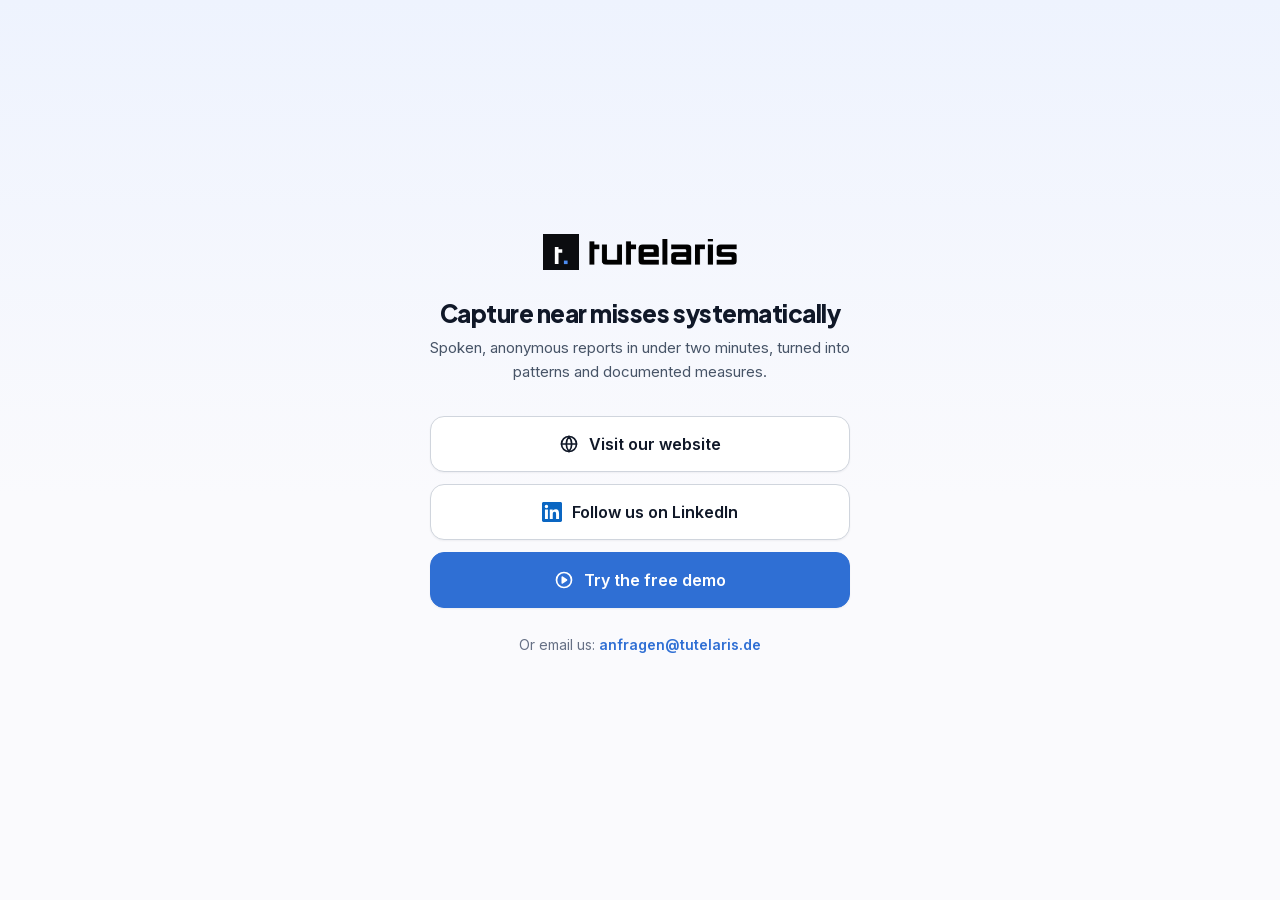
<file: qr-code-links/index.html>
<!DOCTYPE html>
<html lang="en">
<head>
  <meta charset="utf-8">
  <meta name="viewport" content="width=device-width, initial-scale=1.0">
  <title>Tutelaris – Links</title>
  <meta name="description" content="Tutelaris: website, LinkedIn, free demo and contact.">
  <meta name="robots" content="noindex, follow">
  <link rel="canonical" href="https://tutelarisapp.com/qr-code-links/">
  <link rel="icon" href="/favicon.ico" sizes="any">
  <link rel="icon" type="image/svg+xml" href="/favicon.svg">
  <link rel="apple-touch-icon" href="/apple-touch-icon.png">
  <meta name="theme-color" content="#4f89fb">
  <link rel="stylesheet" href="/assets/fonts/fonts.css">
  <style>
    *{box-sizing:border-box;}
    html,body{margin:0;padding:0;}
    body{
      min-height:100vh;min-height:100dvh;
      font-family:'Inter',system-ui,-apple-system,sans-serif;
      color:#101828;
      background:linear-gradient(180deg,#eef3fe 0%,#fafafd 55%);
      display:flex;align-items:center;justify-content:center;
      padding:40px 16px;
      -webkit-font-smoothing:antialiased;
    }
    .card{width:100%;max-width:420px;text-align:center;}
    .logo{display:inline-flex;align-items:center;gap:10px;margin-bottom:28px;}
    .logo img:first-child{height:36px;width:auto;}
    .logo img:last-child{height:26px;width:auto;}
    h1{
      font-family:'Plus Jakarta Sans',sans-serif;
      font-size:24px;line-height:1.25;font-weight:800;letter-spacing:-.02em;
      margin:0 0 8px;
    }
    .lead{font-size:15px;line-height:1.6;color:#475467;margin:0 0 32px;}
    .links{display:flex;flex-direction:column;gap:12px;}
    .btn{
      display:flex;align-items:center;justify-content:center;gap:10px;
      min-height:56px;padding:14px 20px;border-radius:14px;
      font-size:16px;font-weight:600;text-decoration:none;
      border:1px solid #d0d5dd;background:#fff;color:#101828;
      box-shadow:0 1px 2px rgba(16,24,40,.05);
      transition:transform .15s ease,box-shadow .15s ease,background .15s ease;
    }
    .btn:hover{transform:translateY(-1px);box-shadow:0 8px 20px rgba(15,23,42,.08);}
    .btn:active{transform:none;}
    .btn:focus-visible{outline:3px solid rgba(79,137,251,.45);outline-offset:2px;}
    .btn svg{width:20px;height:20px;flex:0 0 auto;}
    .btn-primary{background:#2f6fd4;border-color:#2f6fd4;color:#fff;}
    .btn-primary:hover{background:#2861bd;}
    .email{
      margin-top:28px;font-size:14px;color:#667085;
    }
    .email a{color:#2f6fd4;font-weight:600;text-decoration:none;}
    .email a:hover{text-decoration:underline;}
    @media (prefers-reduced-motion:reduce){.btn{transition:none;}.btn:hover{transform:none;}}
  </style>
</head>
<body>
  <main class="card">
    <a class="logo" href="https://tutelarisapp.com/" aria-label="Tutelaris homepage">
      <img src="/tutelaris-logo.svg" alt="" aria-hidden="true">
      <img src="/tutelaris-logo-black.png" alt="Tutelaris">
    </a>
    <h1>Capture near misses systematically</h1>
    <p class="lead">Spoken, anonymous reports in under two minutes, turned into patterns and documented measures.</p>

    <nav class="links" aria-label="Tutelaris links">
      <a class="btn" href="https://tutelarisapp.com/">
        <svg viewBox="0 0 24 24" fill="none" stroke="currentColor" stroke-width="2" stroke-linecap="round" stroke-linejoin="round" aria-hidden="true"><circle cx="12" cy="12" r="9"/><path d="M3 12h18M12 3a14 14 0 0 1 0 18M12 3a14 14 0 0 0 0 18"/></svg>
        Visit our website
      </a>
      <a class="btn" href="https://www.linkedin.com/company/tutelaris/" target="_blank" rel="noopener">
        <svg viewBox="0 0 24 24" fill="#0a66c2" aria-hidden="true"><path d="M20.45 20.45h-3.56v-5.57c0-1.33-.02-3.04-1.85-3.04-1.85 0-2.14 1.45-2.14 2.94v5.67H9.35V9h3.41v1.56h.05c.48-.9 1.64-1.85 3.37-1.85 3.6 0 4.27 2.37 4.27 5.46v6.28zM5.34 7.43a2.06 2.06 0 1 1 0-4.13 2.06 2.06 0 0 1 0 4.13zM7.12 20.45H3.56V9h3.56v11.45zM22.22 0H1.77C.79 0 0 .77 0 1.73v20.54C0 23.23.79 24 1.77 24h20.45c.98 0 1.78-.77 1.78-1.73V1.73C24 .77 23.2 0 22.22 0z"/></svg>
        Follow us on LinkedIn
      </a>
      <a class="btn btn-primary" href="https://app.tutelaris.de/demo?lang=en" target="_blank" rel="noopener">
        <svg viewBox="0 0 24 24" fill="none" stroke="currentColor" stroke-width="2" stroke-linecap="round" stroke-linejoin="round" aria-hidden="true"><circle cx="12" cy="12" r="9"/><path d="M10 8.5l5 3.5-5 3.5z" fill="currentColor"/></svg>
        Try the free demo
      </a>
    </nav>

    <p class="email">Or email us: <a href="mailto:anfragen@tutelaris.de">anfragen@tutelaris.de</a></p>
  </main>
</body>
</html>
</file>
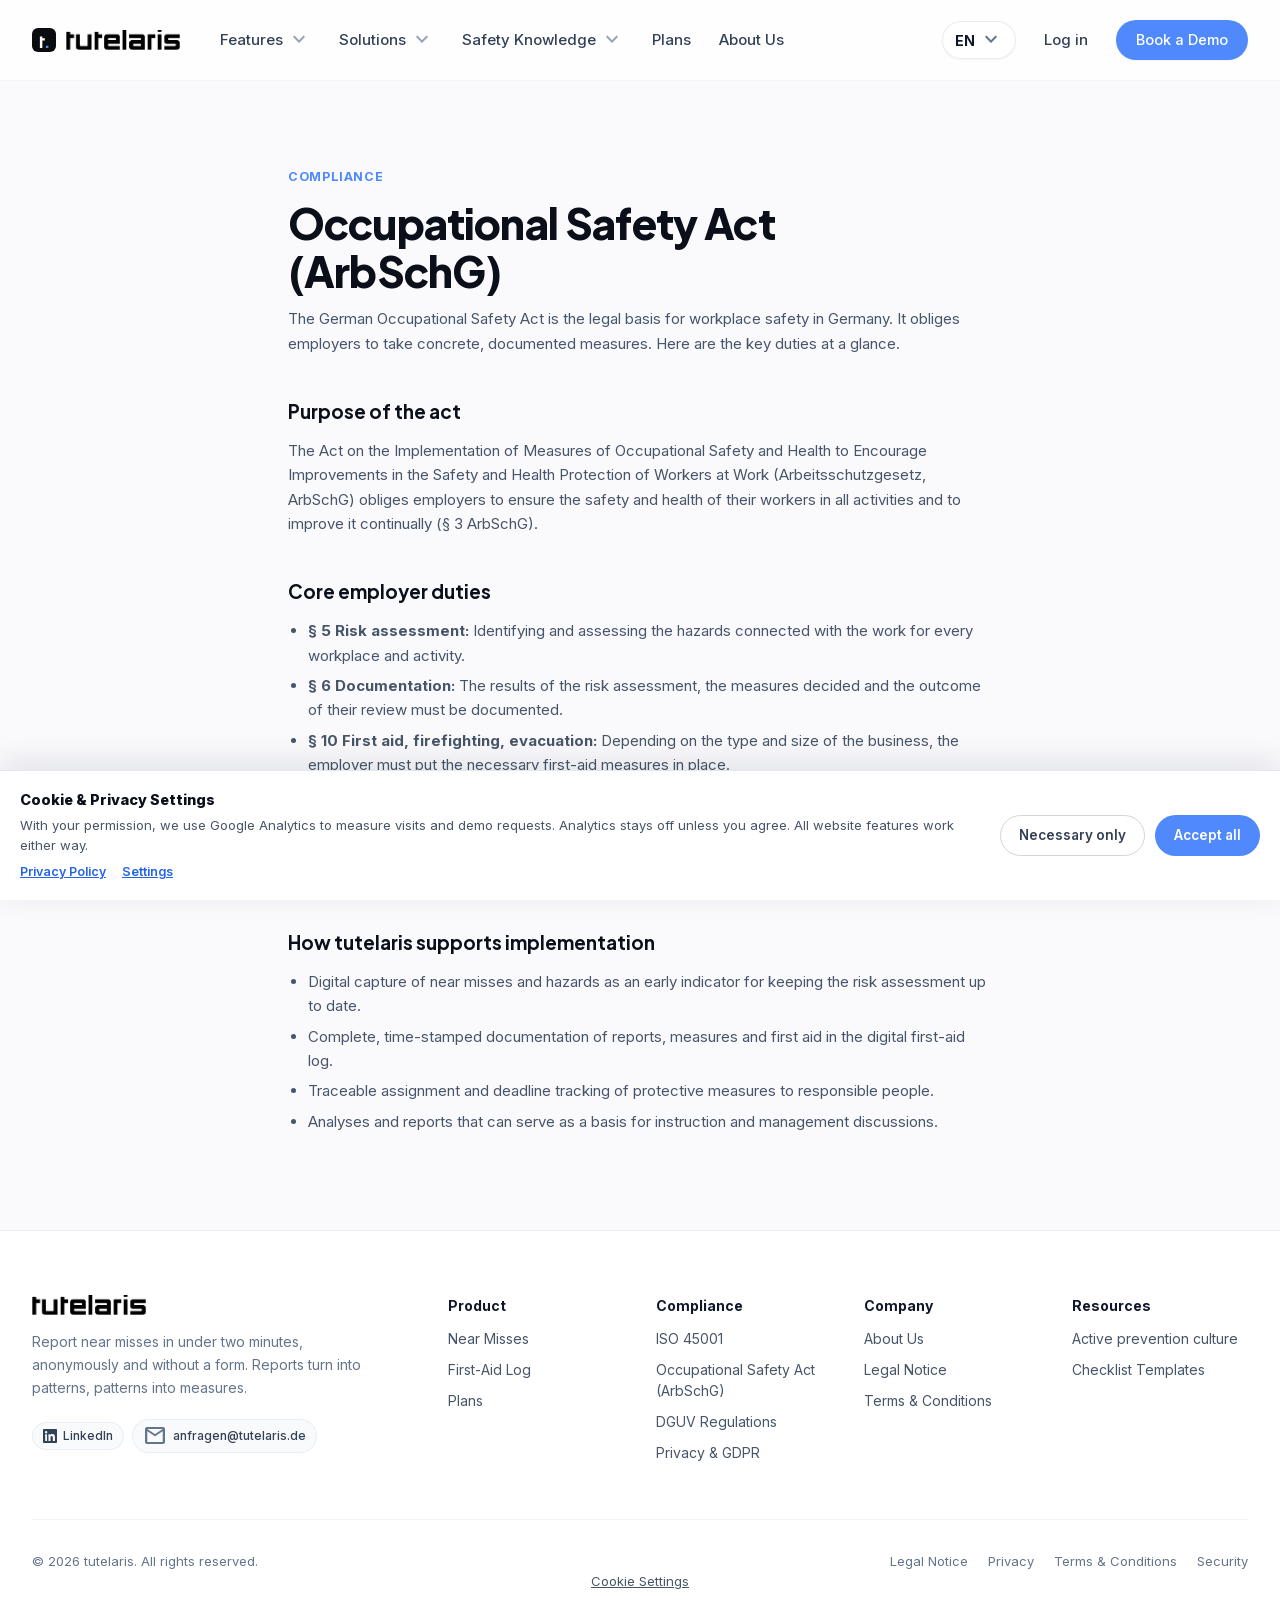
<file: arbeitsschutzgesetz.html>
<!DOCTYPE html>
<html lang="en">
  <head>
    <meta charset="utf-8">
    <meta content="width=device-width, initial-scale=1.0" name="viewport">
    <meta content="web_standard" name="shell-type">
    <title>tutelaris - German Occupational Safety Act</title>
    <meta name="description" content="The German Occupational Safety Act: the key employer duties and how tutelaris supports them.">
    <link rel="canonical" href="https://tutelarisapp.com/arbeitsschutzgesetz.html"><link rel="alternate" hreflang="de" href="https://tutelaris.de/arbeitsschutzgesetz.html"><link rel="alternate" hreflang="en" href="https://tutelarisapp.com/arbeitsschutzgesetz.html"><link rel="alternate" hreflang="x-default" href="https://tutelaris.de/arbeitsschutzgesetz.html">
    <link rel="icon" href="https://tutelarisapp.com/favicon.ico" sizes="any"><link rel="icon" type="image/svg+xml" href="https://tutelarisapp.com/favicon.svg"><link rel="apple-touch-icon" href="https://tutelarisapp.com/apple-touch-icon.png">
    <meta name="theme-color" content="#4f89fb">
    <meta property="og:type" content="website">
    <meta property="og:site_name" content="tutelaris">
    <meta property="og:locale" content="de_DE">
    <meta property="og:url" content="https://tutelarisapp.com/arbeitsschutzgesetz.html">
    <meta property="og:title" content="tutelaris - German Occupational Safety Act">
    <meta property="og:description" content="The German Occupational Safety Act: the key employer duties and how tutelaris supports them.">
    <meta property="og:image" content="https://tutelarisapp.com/og-image.png">
    <meta property="og:image:width" content="1200">
    <meta property="og:image:height" content="630">
    <meta name="twitter:card" content="summary_large_image">
    <meta name="twitter:title" content="tutelaris - German Occupational Safety Act">
    <meta name="twitter:description" content="The German Occupational Safety Act: the key employer duties and how tutelaris supports them.">
    <meta name="twitter:image" content="https://tutelarisapp.com/og-image.png">
    <style>@layer base{html,body{margin:0;padding:0;}body{overscroll-behavior:none;}main>:first-child{margin-top:0!important;}main>:last-child{margin-bottom:0!important;}}::-webkit-scrollbar{display:none;}/* Fenster für Demo-Anfrage und Login: auf kleinen Geräten scrollbar   und kompakter, damit das Formular nicht unten abgeschnitten wird. */#demo-modal{overflow-y:auto;-webkit-overflow-scrolling:touch;overscroll-behavior:contain;}@media (max-width:640px){  #demo-modal>div:last-child{align-items:flex-start;padding:12px;}  .demo-modal-panel{padding:20px 18px;border-radius:20px;}  .demo-modal-panel h3{font-size:20px;line-height:1.25;}  #demo-modal-form{gap:10px;}  #demo-modal-form label{margin-bottom:3px;}  #demo-field-note{min-height:0;height:64px;}  .demo-modal-panel>p{margin-bottom:14px;}}/* Einzeilige Formularfelder: feste Höhe 35px */.form-field{height:35px;padding-top:0;padding-bottom:0;line-height:35px;}.form-field:focus{box-shadow:0 0 0 3px rgba(79,137,251,.15);}.demo-booking-link:hover,.demo-success-booking:hover{color:#1e293b;}button[disabled]{opacity:.6;cursor:default;}/* Nav dropdowns: open on hover/focus with a short fade+slide; click still works on touch */.nav-dropdown-panel{opacity:0;visibility:hidden;transform:translateY(-6px);pointer-events:none;transition:opacity .18s ease,transform .18s ease,visibility .18s;}.nav-dropdown-panel::before{content:"";position:absolute;left:0;right:0;top:-10px;height:10px;}.nav-dropdown:hover>.nav-dropdown-panel,.nav-dropdown:focus-within>.nav-dropdown-panel,.nav-dropdown.is-open>.nav-dropdown-panel{opacity:1;visibility:visible;transform:translateY(0);pointer-events:auto;}.nav-dropdown:hover>.nav-dropdown-btn .material-symbols-outlined,.nav-dropdown.is-open>.nav-dropdown-btn .material-symbols-outlined{transform:rotate(180deg);}@media (prefers-reduced-motion:reduce){.nav-dropdown-panel{transition:none;}}</style><link rel="stylesheet" href="/styles-tailwind.css">
  <script type="application/ld+json">
  {
    "@context": "https://schema.org",
    "@type": "Organization",
    "name": "tutelaris",
    "url": "https://tutelaris.de/",
    "logo": "https://tutelaris.de/tutelaris-logo.svg",
    "description": "tutelaris ist die Plattform für Beinaheunfall-Management, digitales Verbandsbuch und Arbeitsschutz."
  }
  </script>
<link rel="stylesheet" href="assets/fonts/fonts.css">
<link rel="stylesheet" href="site-refinements.css">
</head>
  <body class="bg-[#FAFAFD] font-body text-[#101828] antialiased selection:bg-blue-100 selection:text-blue-900">
    <header class="fixed top-0 left-0 right-0 w-full z-50 bg-white/80 backdrop-blur-md border-b border-slate-100 transition-all">
      
      <div class="h-20 max-w-[80rem] mx-auto px-6 sm:px-8 flex items-center justify-between gap-4">
        <div class="flex items-center gap-10">
          <a class="flex items-center gap-2.5 focus:outline-none" data-path="home" href="index.html">
            <img alt="" aria-hidden="true" class="h-6 w-auto object-contain rounded-md" src="/tutelaris-logo.svg"><img alt="tutelaris" class="h-5 w-auto object-contain" src="/tutelaris-logo-black.png">
  </a>
  <nav class="hidden lg:flex items-center gap-7">
    <div class="relative nav-dropdown">
      <button class="nav-dropdown-btn flex items-center gap-1 text-[15px] font-medium text-slate-700 hover:text-slate-900 py-2" type="button"><span>Features</span> <span class="material-symbols-outlined text-[18px] text-slate-400 transition-transform">expand_more</span></button>
      <div class="nav-dropdown-panel absolute top-full left-0 mt-1 w-64 bg-white rounded-2xl border border-slate-200/80 shadow-lg p-2 z-50">
        <a class="block px-3.5 py-2.5 rounded-xl text-[14px] font-medium text-slate-700 hover:bg-slate-50 hover:text-slate-900" href="index.html#funktionen" data-path="beinaheunfall-management">Near Misses</a>
        <a class="block px-3.5 py-2.5 rounded-xl text-[14px] font-medium text-slate-700 hover:bg-slate-50 hover:text-slate-900" href="index.html#verbandsbuch-modul" data-path="verbandsbuch">First-Aid Log</a>
      </div>
    </div>
    <div class="relative nav-dropdown">
      <button class="nav-dropdown-btn flex items-center gap-1 text-[15px] font-medium text-slate-700 hover:text-slate-900 py-2" type="button"><span>Solutions</span> <span class="material-symbols-outlined text-[18px] text-slate-400 transition-transform">expand_more</span></button>
      <div class="nav-dropdown-panel absolute top-full left-0 mt-1 w-64 bg-white rounded-2xl border border-slate-200/80 shadow-lg p-2 z-50">
        <a class="block px-3.5 py-2.5 rounded-xl text-[14px] font-medium text-slate-700 hover:bg-slate-50 hover:text-slate-900" href="logistik.html" data-path="loesung-logistik">Logistics</a>
        <a class="block px-3.5 py-2.5 rounded-xl text-[14px] font-medium text-slate-700 hover:bg-slate-50 hover:text-slate-900" href="produktion.html" data-path="loesung-produktion">Production</a>
        <a class="block px-3.5 py-2.5 rounded-xl text-[14px] font-medium text-slate-700 hover:bg-slate-50 hover:text-slate-900" href="baugewerbe.html" data-path="loesung-bau">Construction</a>
      </div>
    </div>
    <div class="relative nav-dropdown">
      <button class="nav-dropdown-btn flex items-center gap-1 text-[15px] font-medium text-slate-700 hover:text-slate-900 py-2" type="button"><span>Safety Knowledge</span> <span class="material-symbols-outlined text-[18px] text-slate-400 transition-transform">expand_more</span></button>
      <div class="nav-dropdown-panel absolute top-full left-0 mt-1 w-64 bg-white rounded-2xl border border-slate-200/80 shadow-lg p-2 z-50">
        <a class="block px-3.5 py-2.5 rounded-xl text-[14px] font-medium text-slate-700 hover:bg-slate-50 hover:text-slate-900" href="ehs-leitfaeden.html" data-path="ressourcen">Active prevention culture</a>
        <a class="block px-3.5 py-2.5 rounded-xl text-[14px] font-medium text-slate-700 hover:bg-slate-50 hover:text-slate-900" href="checklisten-vorlagen.html" data-path="ressourcen">Checklist Templates</a>
        </div>
    </div>
    <a class="text-[15px] font-medium text-slate-700 hover:text-slate-900 py-2" data-path="preise" href="preise.html">Plans</a>
    <a class="text-[15px] font-medium text-slate-700 hover:text-slate-900 py-2" data-path="unternehmen" href="ueber-uns.html">About Us</a>
  </nav></div>
  <div class="flex items-center gap-5">
    <div class="relative nav-dropdown hidden sm:block">
      <button class="nav-dropdown-btn flex items-center gap-1 px-3 py-1.5 rounded-full bg-white border border-slate-200/80 shadow-sm text-[14px] font-bold text-slate-900 hover:bg-slate-50" type="button" aria-haspopup="true">EN <span class="material-symbols-outlined text-[18px] text-slate-500 transition-transform">expand_more</span></button>
      <div class="nav-dropdown-panel absolute top-full right-0 mt-2 w-44 bg-white rounded-2xl border border-slate-200/80 shadow-lg p-1.5 z-50">
        <span class="flex items-center gap-2 px-3 py-2 rounded-lg text-[14px] font-bold text-[#4f89fb] bg-blue-50/70" aria-current="true">EN · English</span>
        <a class="flex items-center gap-2 px-3 py-2 rounded-lg text-[14px] font-semibold text-slate-800 hover:bg-slate-50" href="https://tutelaris.de/arbeitsschutzgesetz.html" hreflang="de">DE · Deutsch</a>
      </div>
    </div>
    
    
    <a class="hidden sm:inline-flex text-[15px] font-medium text-slate-700 hover:text-slate-900 px-2 py-1" data-path="login" href="https://app.tutelaris.de/?lang=en">Log in</a>
    <a class="demo-open-btn inline-flex items-center justify-center bg-[#4f89fb] hover:bg-[#3d75e6] text-white font-medium text-[14.5px] px-5 py-2.5 rounded-full shadow-sm hover:shadow-md transition-all h-10" data-path="demo-anfragen" href="https://meetings-na2.hubspot.com/andrei-piatrouski" target="_blank" rel="noopener">Book a Demo</a>
    <button class="mobile-nav-toggle lg:hidden flex items-center justify-center w-10 h-10 rounded-full border border-slate-200 text-slate-700" type="button" aria-expanded="false" aria-label="Menü öffnen">
      <span class="material-symbols-outlined text-[22px]">menu</span>
    </button>
  </div></div>
  <div class="mobile-nav-panel hidden lg:hidden border-t border-slate-100 bg-white px-6 py-4 max-h-[calc(100vh-5rem)] overflow-y-auto">
    <div class="flex flex-col gap-1">
      <div class="mobile-accordion">
        <button type="button" class="mobile-accordion-btn w-full flex items-center justify-between px-2 py-2.5 rounded-lg text-[15px] font-medium text-slate-700 hover:bg-slate-50">
          <span>Features</span>
          <span class="material-symbols-outlined text-[20px] text-slate-400 transition-transform">expand_more</span>
        </button>
        <div class="mobile-accordion-panel hidden flex-col ml-2 pl-3 border-l border-slate-100">
          <a class="px-3 py-2 rounded-lg text-[14px] text-slate-600 hover:bg-slate-50 hover:text-slate-900" href="index.html#funktionen" data-path="beinaheunfall-management">Near Misses</a>
          <a class="px-3 py-2 rounded-lg text-[14px] text-slate-600 hover:bg-slate-50 hover:text-slate-900" href="index.html#verbandsbuch-modul" data-path="verbandsbuch">First-Aid Log</a>
        </div>
      </div>
      <div class="mobile-accordion">
        <button type="button" class="mobile-accordion-btn w-full flex items-center justify-between px-2 py-2.5 rounded-lg text-[15px] font-medium text-slate-700 hover:bg-slate-50">
          <span>Solutions</span>
          <span class="material-symbols-outlined text-[20px] text-slate-400 transition-transform">expand_more</span>
        </button>
        <div class="mobile-accordion-panel hidden flex-col ml-2 pl-3 border-l border-slate-100">
          <a class="px-3 py-2 rounded-lg text-[14px] text-slate-600 hover:bg-slate-50 hover:text-slate-900" href="logistik.html" data-path="loesung-logistik">Logistics</a>
          <a class="px-3 py-2 rounded-lg text-[14px] text-slate-600 hover:bg-slate-50 hover:text-slate-900" href="produktion.html" data-path="loesung-produktion">Production</a>
          <a class="px-3 py-2 rounded-lg text-[14px] text-slate-600 hover:bg-slate-50 hover:text-slate-900" href="baugewerbe.html" data-path="loesung-bau">Construction</a>
        </div>
      </div>
      <div class="mobile-accordion">
        <button type="button" class="mobile-accordion-btn w-full flex items-center justify-between px-2 py-2.5 rounded-lg text-[15px] font-medium text-slate-700 hover:bg-slate-50">
          <span>Safety Knowledge</span>
          <span class="material-symbols-outlined text-[20px] text-slate-400 transition-transform">expand_more</span>
        </button>
        <div class="mobile-accordion-panel hidden flex-col ml-2 pl-3 border-l border-slate-100">
          <a class="px-3 py-2 rounded-lg text-[14px] text-slate-600 hover:bg-slate-50 hover:text-slate-900" href="ehs-leitfaeden.html" data-path="ressourcen">Active prevention culture</a>
          <a class="px-3 py-2 rounded-lg text-[14px] text-slate-600 hover:bg-slate-50 hover:text-slate-900" href="checklisten-vorlagen.html" data-path="ressourcen">Checklist Templates</a>
          </div>
      </div>
      <a class="px-2 py-2.5 rounded-lg text-[15px] font-medium text-slate-700 hover:bg-slate-50" href="preise.html" data-path="preise">Plans</a>
      <a class="px-2 py-2.5 rounded-lg text-[15px] font-medium text-slate-700 hover:bg-slate-50" href="ueber-uns.html" data-path="unternehmen">About Us</a>
      <div class="border-t border-slate-100 my-2"></div>
      <a class="px-2 py-2.5 rounded-lg text-[15px] font-medium text-slate-700 hover:bg-slate-50" href="https://app.tutelaris.de/?lang=en" data-path="login">Log in</a>
      <div class="px-2 py-2.5">
        <span class="text-[13px] font-semibold uppercase tracking-wide text-slate-400">Language</span>
        <div class="mt-2 flex flex-col gap-1">
          <span class="flex items-center gap-2 px-3 py-2 rounded-lg text-[14px] font-bold text-[#4f89fb] bg-blue-50/70" aria-current="true">EN · English</span>
          <a class="flex items-center gap-2 px-3 py-2 rounded-lg text-[14px] font-semibold text-slate-800 hover:bg-slate-50" href="https://tutelaris.de/arbeitsschutzgesetz.html" hreflang="de">DE · Deutsch</a>
        </div>
      </div>
      
      
      <a class="demo-open-btn mt-2 inline-flex items-center justify-center bg-[#4f89fb] hover:bg-[#3d75e6] text-white font-medium text-[15px] px-5 py-3 rounded-full shadow-sm transition-all" data-path="demo-anfragen" href="https://meetings-na2.hubspot.com/andrei-piatrouski" target="_blank" rel="noopener">Book a Demo</a>
    </div>
  </div>
    </header><main class="w-full pt-[168px] pb-24 bg-[#FAFAFD] min-h-screen overflow-x-hidden">
<div class="max-w-3xl mx-auto px-6 sm:px-8">
<span class="text-[12.5px] font-bold uppercase tracking-wider text-[#4f89fb] block mb-3">Compliance</span>
<h1 class="font-headline text-[32px] sm:text-[42px] font-[900] tracking-[-0.02em] text-[#0b0f19] leading-[1.15] mb-3">Occupational Safety Act (ArbSchG)</h1>
<p class="text-[15px] text-slate-600 mb-10 max-w-2xl leading-relaxed">The German Occupational Safety Act is the legal basis for workplace safety in Germany. It obliges employers to take concrete, documented measures. Here are the key duties at a glance.</p>

<div class="space-y-10 text-[15px] text-slate-600 leading-relaxed">

<section>
<h2 class="font-headline text-[19px] font-bold text-[#0b0f19] mb-3">Purpose of the act</h2>
<p>The Act on the Implementation of Measures of Occupational Safety and Health to Encourage Improvements in the Safety and Health Protection of Workers at Work (Arbeitsschutzgesetz, ArbSchG) obliges employers to ensure the safety and health of their workers in all activities and to improve it continually (§ 3 ArbSchG).</p>
</section>

<section>
<h2 class="font-headline text-[19px] font-bold text-[#0b0f19] mb-3">Core employer duties</h2>
<ul class="list-disc pl-5 space-y-1.5">
<li><strong>§ 5 Risk assessment:</strong> <span>Identifying and assessing the hazards connected with the work for every workplace and activity.</span></li>
<li><strong>§ 6 Documentation:</strong> <span>The results of the risk assessment, the measures decided and the outcome of their review must be documented.</span></li>
<li><strong>§ 10 First aid, firefighting, evacuation:</strong> <span>Depending on the type and size of the business, the employer must put the necessary first-aid measures in place.</span></li>
<li><strong>§ 12 Instruction:</strong> <span>Workers must receive adequate and appropriate instruction on safety and health at work: when hired, when their duties change, and at regular intervals.</span></li>
<li><strong>§ 13 Responsible persons:</strong> <span>Duties may be delegated to reliable and competent people, but the employer remains responsible.</span></li>
</ul>
</section>

<section>
<h2 class="font-headline text-[19px] font-bold text-[#0b0f19] mb-3">How tutelaris supports implementation</h2>
<ul class="list-disc pl-5 space-y-1.5">
<li>Digital capture of near misses and hazards as an early indicator for keeping the risk assessment up to date.</li>
<li>Complete, time-stamped documentation of reports, measures and first aid in the digital first-aid log.</li>
<li>Traceable assignment and deadline tracking of protective measures to responsible people.</li>
<li>Analyses and reports that can serve as a basis for instruction and management discussions.</li>
</ul>
</section>

</div>
</div>
</main>
<footer class="w-full bg-white border-t border-slate-200/80 pt-16 pb-12"><div class="max-w-[80rem] mx-auto px-6 sm:px-8"><div class="grid grid-cols-2 md:grid-cols-3 lg:grid-cols-6 gap-8 pb-14 border-b border-slate-100"><div class="col-span-2 md:col-span-3 lg:col-span-2 flex flex-col gap-4 pr-6"><div class="flex items-center gap-2.5"><img alt="tutelaris" class="h-5 w-auto object-contain" src="/tutelaris-logo-black.png"></div><p class="text-[14px] text-slate-500 max-w-sm leading-relaxed">Report near misses in under two minutes, anonymously and without a form. Reports turn into patterns, patterns into measures.</p><div class="flex flex-wrap items-center gap-2 pt-1"><a class="inline-flex items-center gap-1.5 px-2.5 py-1 rounded-full bg-slate-50 text-slate-700 text-[12px] font-medium border border-slate-200/60 hover:bg-slate-100 transition-colors" href="https://www.linkedin.com/company/tutelaris/" target="_blank" rel="noopener" aria-label="tutelaris auf LinkedIn"><svg width="14" height="14" viewBox="0 0 24 24" fill="currentColor" aria-hidden="true"><path d="M22.225 0H1.771C.792 0 0 .77 0 1.723v20.547C0 23.23.792 24 1.771 24h20.451C23.2 24 24 23.23 24 22.27V1.723C24 .77 23.2 0 22.222 0h.003zM6.905 20.452H3.77V9h3.135v11.452zM5.337 7.433a2.062 2.062 0 1 1 0-4.124 2.062 2.062 0 0 1 0 4.124zM20.447 20.452h-3.554v-5.569c0-1.328-.027-3.037-1.852-3.037-1.853 0-2.136 1.445-2.136 2.939v5.667H9.35V9h3.414v1.561h.049c.476-.9 1.637-1.852 3.368-1.852 3.6 0 4.266 2.37 4.266 5.456v6.287z"/></svg>LinkedIn</a><a class="inline-flex items-center gap-1.5 px-2.5 py-1 rounded-full bg-slate-50 text-slate-700 text-[12px] font-medium border border-slate-200/60 hover:bg-slate-100 transition-colors" href="mailto:anfragen@tutelaris.de"><span class="material-symbols-outlined text-[15px] text-slate-500">mail</span>anfragen@tutelaris.de</a></div></div><div class="flex flex-col gap-3"><span class="text-[14px] font-bold text-slate-900">Product</span><div class="flex flex-col gap-2.5 text-[14px] text-slate-600"><a class="hover:text-slate-900 transition-colors" data-path="beinaheunfall-management" href="index.html#funktionen">Near Misses</a><a class="hover:text-slate-900 transition-colors" data-path="verbandsbuch" href="index.html#verbandsbuch-modul">First-Aid Log</a><a class="hover:text-slate-900 transition-colors" data-path="preise" href="preise.html">Plans</a></div></div><div class="flex flex-col gap-3"><span class="text-[14px] font-bold text-slate-900">Compliance</span><div class="flex flex-col gap-2.5 text-[14px] text-slate-600"><a class="hover:text-slate-900 transition-colors" data-path="compliance-iso-45001" href="iso-45001.html">ISO 45001</a><a class="hover:text-slate-900 transition-colors" data-path="compliance-arbschg" href="arbeitsschutzgesetz.html">Occupational Safety Act (ArbSchG)</a><a class="hover:text-slate-900 transition-colors" data-path="compliance-dguv" href="dguv-vorschriften.html">DGUV Regulations</a><a class="hover:text-slate-900 transition-colors" data-path="compliance-datenschutz" href="https://tutelaris.de/datenschutz.html">Privacy &amp; GDPR</a></div></div><div class="flex flex-col gap-3"><span class="text-[14px] font-bold text-slate-900">Company</span><div class="flex flex-col gap-2.5 text-[14px] text-slate-600"><a class="hover:text-slate-900 transition-colors" data-path="unternehmen" href="ueber-uns.html">About Us</a><a class="hover:text-slate-900 transition-colors" data-path="impressum" href="https://tutelaris.de/impressum.html">Legal Notice</a><a class="hover:text-slate-900 transition-colors" data-path="agb" href="https://tutelaris.de/agb.html">Terms &amp; Conditions</a></div></div><div class="flex flex-col gap-3"><span class="text-[14px] font-bold text-slate-900">Resources</span><div class="flex flex-col gap-2.5 text-[14px] text-slate-600"><a class="hover:text-slate-900 transition-colors" data-path="ehs-leitfaeden" href="ehs-leitfaeden.html">Active prevention culture</a><a class="hover:text-slate-900 transition-colors" data-path="checklisten-vorlagen" href="checklisten-vorlagen.html">Checklist Templates</a></div></div></div><div class="pt-8 flex flex-col sm:flex-row items-center justify-between gap-4 text-[13px] text-slate-500"><div class="">© 2026 tutelaris. All rights reserved.</div><div class="flex items-center gap-5"><a class="hover:text-slate-900 transition-colors" href="https://tutelaris.de/impressum.html">Legal Notice</a><a class="hover:text-slate-900 transition-colors" href="https://tutelaris.de/datenschutz.html">Privacy</a><a class="hover:text-slate-900 transition-colors" href="https://tutelaris.de/agb.html">Terms &amp; Conditions</a><a class="hover:text-slate-900 transition-colors" href="sicherheit.html">Security</a></div></div></div><button type="button" class="privacy-settings" onclick="window.tutCookieConsent.openSettings()">Cookie Settings</button></footer>

<!-- DEMO BOOKING MODAL -->
<div id="demo-modal" class="fixed inset-0 z-[100] hidden">
  <div class="demo-modal-backdrop absolute inset-0 bg-slate-900/60 backdrop-blur-sm"></div>
  <div class="relative min-h-full flex items-center justify-center p-4 sm:p-6">
    <div class="demo-modal-panel relative w-full max-w-md bg-white rounded-[28px] shadow-2xl p-7 sm:p-8">
      <button type="button" class="demo-modal-close absolute top-5 right-5 w-9 h-9 rounded-full flex items-center justify-center text-slate-400 hover:text-slate-700 hover:bg-slate-100 transition-colors" aria-label="Schließen">
        <span class="material-symbols-outlined text-[20px]">close</span>
      </button>
      <div class="w-11 h-11 rounded-xl overflow-hidden mb-4">
        <img src="/tutelaris-logo.svg" alt="tutelaris" class="w-full h-full object-cover">
      </div>
      <h3 class="font-headline text-[24px] font-extrabold text-[#0b0f19] tracking-tight mb-1.5">Book a Demo</h3>
      <p class="text-[14px] text-slate-500 mb-6">Tell us briefly about yourself – we will get back to you within one working day.</p>
      <form id="demo-modal-form" class="flex flex-col gap-4" novalidate>
        <div>
          <label for="demo-field-email" class="block text-[13px] font-semibold text-slate-700 mb-1.5">Business email *</label>
          <input id="demo-field-email" name="email" type="email" required placeholder="name@company.com" class="w-full px-4 form-field text-[14.5px] text-slate-900 placeholder:text-slate-400 bg-white border border-slate-200 rounded-lg focus:outline-none focus:border-[#4f89fb] focus:ring-2 transition-all">
          <p id="demo-field-email-error" class="hidden mt-1.5 text-[12.5px] text-red-600 flex items-center gap-1"><span class="material-symbols-outlined text-[14px]">error</span><span>Please enter a valid address.</span></p>
        </div>
        <div>
          <label for="demo-field-company" class="block text-[13px] font-semibold text-slate-700 mb-1.5">Organisation *</label>
          <input id="demo-field-company" name="company" type="text" required placeholder="Company name" class="w-full px-4 form-field text-[14.5px] text-slate-900 placeholder:text-slate-400 bg-white border border-slate-200 rounded-lg focus:outline-none focus:border-[#4f89fb] focus:ring-2 transition-all">
          <p id="demo-field-company-error" class="hidden mt-1.5 text-[12.5px] text-red-600 flex items-center gap-1"><span class="material-symbols-outlined text-[14px]">error</span><span>Please tell us your organisation.</span></p>
        </div>
        <div>
          <label for="demo-field-note" class="block text-[13px] font-semibold text-slate-700 mb-1.5">How are incidents recorded at your site today? <span class="text-slate-400 font-normal">(optional)</span></label>
          <textarea id="demo-field-note" name="note" rows="3" placeholder="e.g. paper form, PDF on the intranet, spreadsheet, not at all" class="w-full px-4 py-2.75 text-[14.5px] text-slate-900 placeholder:text-slate-400 bg-white border border-slate-200 rounded-lg focus:outline-none focus:border-[#4f89fb] focus:ring-2 transition-all"></textarea>
        </div>
        <div>
          <label for="demo-field-name" class="block text-[13px] font-semibold text-slate-700 mb-1.5">Name <span class="text-slate-400 font-normal">(optional)</span></label>
          <input id="demo-field-name" name="name" type="text" placeholder="First and last name" class="w-full px-4 form-field text-[14.5px] text-slate-900 placeholder:text-slate-400 bg-white border border-slate-200 rounded-lg focus:outline-none focus:border-[#4f89fb] focus:ring-2 transition-all">
        </div>
        <p id="demo-form-error" class="hidden text-[12.5px] text-red-600 flex items-start gap-1.5"><span class="material-symbols-outlined text-[15px]">error</span><span>Sending failed. Please email anfragen@tutelaris.de or pick a time directly.</span></p>
        <button type="submit" class="mt-2 w-full inline-flex items-center justify-center gap-2 bg-[#4f89fb] hover:bg-[#3d75e6] text-white font-semibold text-[15px] px-6 py-3 rounded-xl transition-colors">
          <span>Send request</span>
          <span class="material-symbols-outlined text-[18px]">arrow_forward</span>
        </button>
        <a class="demo-booking-link text-center text-[13px] font-medium text-slate-500 transition-colors" href="https://meetings-na2.hubspot.com/andrei-piatrouski" target="_blank" rel="noopener">Rather pick a time directly</a>
        <p class="text-[11.5px] text-slate-400 text-center leading-relaxed"><span>We use your details solely to process your request.</span> <a href="https://tutelaris.de/datenschutz.html" class="underline hover:text-slate-600">Privacy</a></p>
      </form>
      <div id="demo-modal-success" class="hidden text-center py-4">
        <div class="w-14 h-14 rounded-full bg-emerald-50 flex items-center justify-center mx-auto mb-4">
          <span class="material-symbols-outlined text-emerald-600 text-[28px]">check_circle</span>
        </div>
        <h3 class="font-headline text-[20px] font-extrabold text-[#0b0f19] mb-1.5">Request sent</h3>
        <p class="text-[14px] text-slate-500">Thank you – we will get back to you within one working day. You can also pick a time directly.</p>
        <a class="demo-success-booking mt-5 inline-flex items-center justify-center gap-2 bg-[#4f89fb] hover:bg-[#3d75e6] text-white font-semibold text-[14.5px] px-5 py-2.5 rounded-xl transition-colors" href="https://meetings-na2.hubspot.com/andrei-piatrouski" target="_blank" rel="noopener">Pick a time</a>
      </div>

    </div>
  </div>
</div>

<script>
(function () {
  // ---- Nav dropdowns (Funktionen, Lösungen, Sicherheitswissen, Über uns, DE) ----
  var dropdowns = document.querySelectorAll('.nav-dropdown');
  function closeAllDropdowns(except) {
    dropdowns.forEach(function (dd) {
      if (dd === except) return;
      dd.classList.remove('is-open');
    });
  }
  dropdowns.forEach(function (dd) {
    var btn = dd.querySelector('.nav-dropdown-btn');
    var panel = dd.querySelector('.nav-dropdown-panel');
    if (!btn || !panel) return;
    btn.addEventListener('click', function (e) {
      e.stopPropagation();
      var wasOpen = dd.classList.contains('is-open');
      closeAllDropdowns(dd);
      dd.classList.toggle('is-open', !wasOpen);
    });
  });
  document.addEventListener('click', function () { closeAllDropdowns(null); });



  // ---- Mobile nav toggle ----
  var mobileToggle = document.querySelector('.mobile-nav-toggle');
  var mobilePanel = document.querySelector('.mobile-nav-panel');

  function closeMobilePanel() {
    if (!mobileToggle || !mobilePanel) return;
    mobilePanel.classList.add('hidden');
    mobileToggle.setAttribute('aria-expanded', 'false');
    mobileToggle.querySelector('.material-symbols-outlined').textContent = 'menu';
    mobilePanel.querySelectorAll('.mobile-accordion-panel').forEach(function (p) { p.classList.add('hidden'); p.classList.remove('flex'); });
    mobilePanel.querySelectorAll('.mobile-accordion-btn .material-symbols-outlined').forEach(function (icon) { icon.classList.remove('rotate-180'); });
  }

  if (mobileToggle && mobilePanel) {
    mobileToggle.addEventListener('click', function () {
      var isHidden = mobilePanel.classList.contains('hidden');
      if (isHidden) {
        mobilePanel.classList.remove('hidden');
        mobileToggle.setAttribute('aria-expanded', 'true');
        mobileToggle.querySelector('.material-symbols-outlined').textContent = 'close';
      } else {
        closeMobilePanel();
      }
    });

    // Accordion sections (Funktionen, Lösungen, Sicherheitswissen)
    mobilePanel.querySelectorAll('.mobile-accordion-btn').forEach(function (btn) {
      var panel = btn.nextElementSibling;
      btn.addEventListener('click', function () {
        var isHidden = panel.classList.contains('hidden');
        panel.classList.toggle('hidden', !isHidden);
        panel.classList.toggle('flex', isHidden);
        var icon = btn.querySelector('.material-symbols-outlined');
        if (icon) icon.classList.toggle('rotate-180', isHidden);
      });
    });

    // Close the panel after following an actual link (not accordion toggles or the lang switch)
    mobilePanel.querySelectorAll('a').forEach(function (a) {
      a.addEventListener('click', function () {
        closeMobilePanel();
      });
    });
  }

  // ---- Email validation (replaces the browser's native validation bubble) ----
  // Stricter than the native type="email" check, which accepts addresses
  // without a top-level domain (e.g. "xx@yy"), require user@domain.tld.
  function isValidEmail(value) {
    return /^[^\s@]+@[^\s@]+\.[^\s@]{2,}$/.test((value || '').trim());
  }
  function showPillError(f) {
    f.classList.remove(f.dataset.baseBorder);
    f.classList.add('border-red-400');
    var errorEl = f.parentElement.querySelector('.demo-email-error');
    if (errorEl) errorEl.classList.remove('hidden');
  }
  function clearPillError(f) {
    f.classList.remove('border-red-400');
    f.classList.add(f.dataset.baseBorder);
    var errorEl = f.parentElement.querySelector('.demo-email-error');
    if (errorEl) errorEl.classList.add('hidden');
  }

  document.querySelectorAll('.demo-trigger-form').forEach(function (f) {
    var input = f.querySelector('.demo-email-input');
    if (!input) return;
    f.dataset.baseBorder = f.classList.contains('border-slate-300') ? 'border-slate-300' : 'border-slate-200';
    input.addEventListener('input', function () { clearPillError(f); });
  });

  // ---- Demo modal ----
  var modal = document.getElementById('demo-modal');
  var form = document.getElementById('demo-modal-form');
  var success = document.getElementById('demo-modal-success');
  var emailField = document.getElementById('demo-field-email');
  var emailFieldError = document.getElementById('demo-field-email-error');

  function showModalEmailError() {
    emailField.classList.remove('border-slate-200');
    emailField.classList.add('border-red-400');
    if (emailFieldError) emailFieldError.classList.remove('hidden');
  }
  function clearModalEmailError() {
    emailField.classList.remove('border-red-400');
    emailField.classList.add('border-slate-200');
    if (emailFieldError) emailFieldError.classList.add('hidden');
  }
  if (emailField) emailField.addEventListener('input', clearModalEmailError);

  function openDemoModal(prefillEmail) {
    if (!modal) return;
    form.classList.remove('hidden');
    success.classList.add('hidden');
    form.reset();
    clearModalEmailError();
    if (prefillEmail) emailField.value = prefillEmail;
    modal.classList.remove('hidden');
    document.body.style.overflow = 'hidden';
    setTimeout(function () { emailField.focus(); }, 50);
  }
  function closeDemoModal() {
    if (!modal) return;
    modal.classList.add('hidden');
    document.body.style.overflow = '';
  }

  // ---- HubSpot ----
  // Portal-ID und Form-GUID stehen im Einbettungscode des HubSpot-Formulars
  // (Marketing > Formulare > Einbetten). Solange sie leer sind, kann das
  // Formular nicht senden und zeigt stattdessen den Fehlerhinweis.
  var HUBSPOT_PORTAL_ID = '247446944';
  var HUBSPOT_FORM_GUID = 'ad94d29c-b621-424a-b731-f0c27cc00909';
  var MEETING_URL = 'https://meetings-na2.hubspot.com/andrei-piatrouski';

  function bookingUrl(email) {
    return email ? MEETING_URL + '?email=' + encodeURIComponent(email) : MEETING_URL;
  }

  // "Demo anfragen" öffnet das Formular; der href bleibt als Rückfallebene ohne JS.
  document.querySelectorAll('.demo-open-btn').forEach(function (el) {
    el.addEventListener('click', function (e) {
      e.preventDefault();
      openDemoModal('');
    });
  });

  // Email-Pill: Adresse prüfen, dann Formular mit vorausgefüllter Adresse öffnen
  document.querySelectorAll('.demo-trigger-form').forEach(function (f) {
    f.addEventListener('submit', function (e) {
      e.preventDefault();
      var input = f.querySelector('.demo-email-input');
      if (input && !isValidEmail(input.value)) {
        showPillError(f);
        input.focus();
        return;
      }
      clearPillError(f);
      openDemoModal(input ? input.value.trim() : '');
    });
  });



  // Terminlink: E-Mail aus dem Formular mitgeben, bevor HubSpot geöffnet wird
  document.querySelectorAll('.demo-booking-link, .demo-success-booking').forEach(function (el) {
    el.addEventListener('click', function () {
      var emailEl = document.getElementById('demo-field-email');
      el.setAttribute('href', bookingUrl(emailEl ? emailEl.value.trim() : ''));
    });
  });

  if (modal) {
    modal.querySelector('.demo-modal-backdrop').addEventListener('click', closeDemoModal);
    modal.querySelector('.demo-modal-close').addEventListener('click', closeDemoModal);
    document.addEventListener('keydown', function (e) {
      if (e.key === 'Escape') closeDemoModal();
    });
  }

  if (form) {
    form.addEventListener('submit', function (e) {
      e.preventDefault();
      if (emailField && !isValidEmail(emailField.value)) {
        showModalEmailError();
        emailField.focus();
        return;
      }
      clearModalEmailError();

      var companyField = document.getElementById('demo-field-company');
      var companyError = document.getElementById('demo-field-company-error');
      if (companyField && !companyField.value.trim()) {
        if (companyError) companyError.classList.remove('hidden');
        companyField.focus();
        return;
      }
      if (companyError) companyError.classList.add('hidden');

      var formError = document.getElementById('demo-form-error');
      var submitBtn = form.querySelector('button[type="submit"]');
      var val = function (id) {
        var el = document.getElementById(id);
        return el ? el.value.trim() : '';
      };
      var email = val('demo-field-email');
      var note = val('demo-field-note');
      var message = note;

      var fields = [
        { name: 'email', value: email },
        { name: 'company', value: val('demo-field-company') }
      ];
      if (val('demo-field-name')) fields.push({ name: 'firstname', value: val('demo-field-name') });
      if (message) fields.push({ name: 'message', value: message });

      if (!HUBSPOT_PORTAL_ID || !HUBSPOT_FORM_GUID) {
        if (formError) formError.classList.remove('hidden');
        return;
      }

      if (formError) formError.classList.add('hidden');
      if (submitBtn) submitBtn.disabled = true;

      fetch('https://api.hsforms.com/submissions/v3/integration/submit/' +
            HUBSPOT_PORTAL_ID + '/' + HUBSPOT_FORM_GUID, {
        method: 'POST',
        headers: { 'Content-Type': 'application/json' },
        body: JSON.stringify({
          fields: fields,
          context: { pageUri: window.location.href, pageName: document.title }
        })
      }).then(function (res) {
        if (!res.ok) throw new Error('HubSpot antwortete mit ' + res.status);
        window.tutAnalytics && window.tutAnalytics.track('generate_lead');
        var link = success.querySelector('.demo-success-booking');
        if (link) link.setAttribute('href', bookingUrl(email));
        form.classList.add('hidden');
        success.classList.remove('hidden');
      }).catch(function (err) {
        window.tutAnalytics && window.tutAnalytics.track('demo_submit_error');
        console.error('[tutelaris] Formular konnte nicht gesendet werden:', err);
        if (formError) formError.classList.remove('hidden');
      }).then(function () {
        if (submitBtn) submitBtn.disabled = false;
      });
    });
  }
})();
</script>



<script defer src="cookie-consent.js"></script>
<script defer src="analytics.js"></script>
</body></html>
</file>
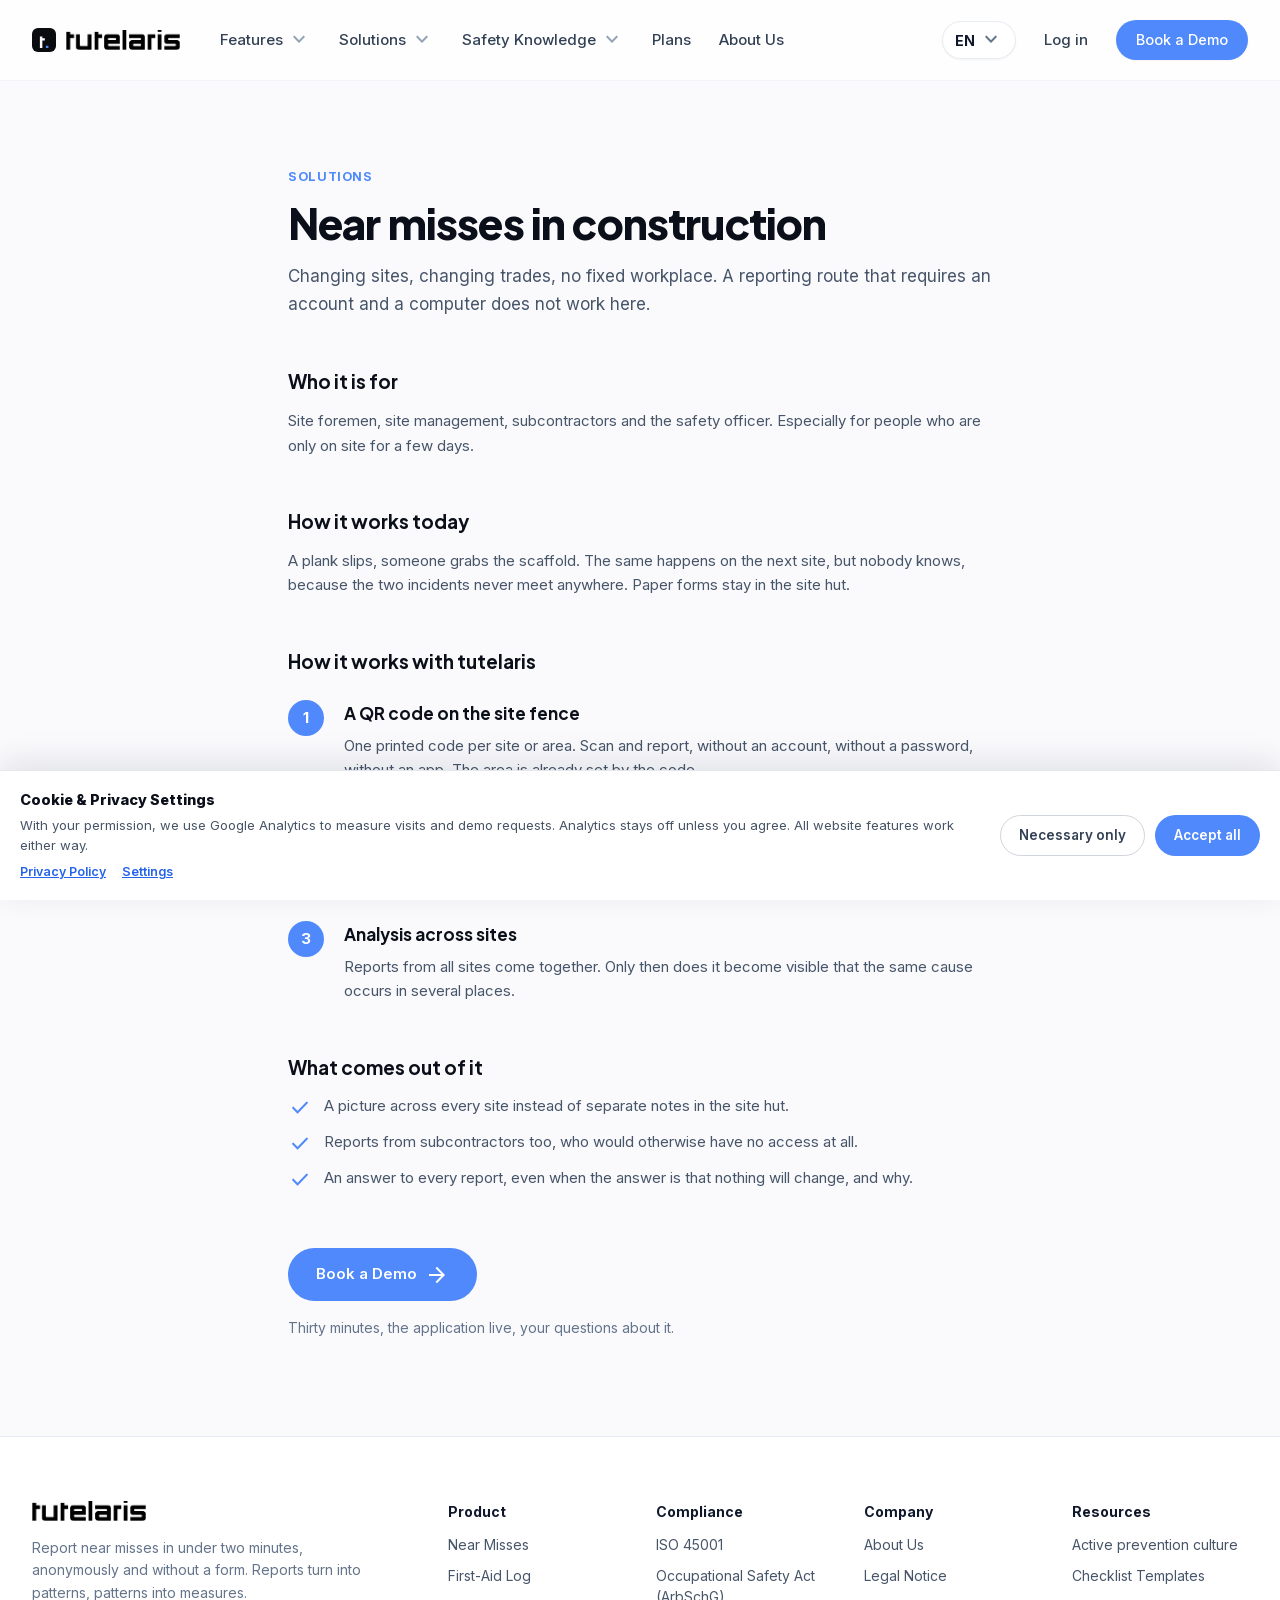
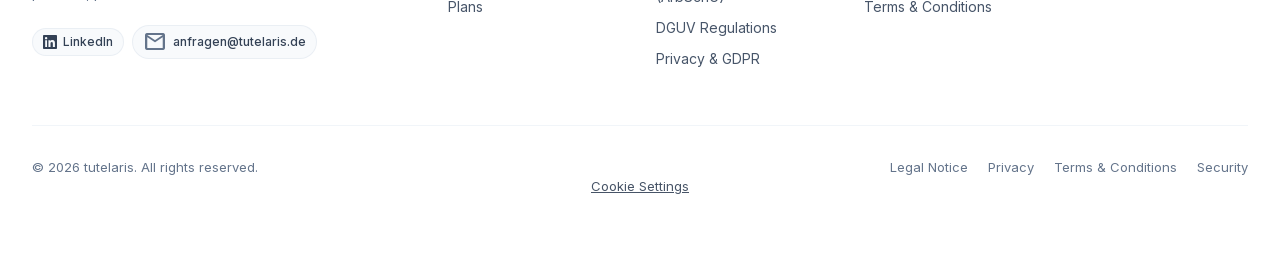
<file: baugewerbe.html>
<!DOCTYPE html>
<html lang="en">
  <head>
    <meta charset="utf-8">
    <meta content="width=device-width, initial-scale=1.0" name="viewport">
    <meta content="web_standard" name="shell-type">
    <title>tutelaris – Near misses in construction</title>
    <meta name="description" content="Near misses in construction: one QR code per site, reporting without an account, analysis across all sites.">
    <link rel="canonical" href="https://tutelarisapp.com/baugewerbe.html"><link rel="alternate" hreflang="de" href="https://tutelaris.de/baugewerbe.html"><link rel="alternate" hreflang="en" href="https://tutelarisapp.com/baugewerbe.html"><link rel="alternate" hreflang="x-default" href="https://tutelaris.de/baugewerbe.html">
    <link rel="icon" href="https://tutelarisapp.com/favicon.ico" sizes="any"><link rel="icon" type="image/svg+xml" href="https://tutelarisapp.com/favicon.svg"><link rel="apple-touch-icon" href="https://tutelarisapp.com/apple-touch-icon.png">
    <meta name="theme-color" content="#4f89fb">
    <meta property="og:type" content="website">
    <meta property="og:site_name" content="tutelaris">
    <meta property="og:locale" content="de_DE">
    <meta property="og:url" content="https://tutelarisapp.com/baugewerbe.html">
    <meta property="og:title" content="tutelaris – Near misses in construction">
    <meta property="og:description" content="Near misses in construction: one QR code per site, reporting without an account, analysis across all sites.">
    <meta property="og:image" content="https://tutelarisapp.com/og-image.png">
    <meta property="og:image:width" content="1200">
    <meta property="og:image:height" content="630">
    <meta name="twitter:card" content="summary_large_image">
    <meta name="twitter:title" content="tutelaris – Near misses in construction">
    <meta name="twitter:description" content="Near misses in construction: one QR code per site, reporting without an account, analysis across all sites.">
    <meta name="twitter:image" content="https://tutelarisapp.com/og-image.png">
    <style>@layer base{html,body{margin:0;padding:0;}body{overscroll-behavior:none;}main>:first-child{margin-top:0!important;}main>:last-child{margin-bottom:0!important;}}::-webkit-scrollbar{display:none;}/* Fenster für Demo-Anfrage und Login: auf kleinen Geräten scrollbar   und kompakter, damit das Formular nicht unten abgeschnitten wird. */#demo-modal{overflow-y:auto;-webkit-overflow-scrolling:touch;overscroll-behavior:contain;}@media (max-width:640px){  #demo-modal>div:last-child{align-items:flex-start;padding:12px;}  .demo-modal-panel{padding:20px 18px;border-radius:20px;}  .demo-modal-panel h3{font-size:20px;line-height:1.25;}  #demo-modal-form{gap:10px;}  #demo-modal-form label{margin-bottom:3px;}  #demo-field-note{min-height:0;height:64px;}  .demo-modal-panel>p{margin-bottom:14px;}}/* Einzeilige Formularfelder: feste Höhe 35px */.form-field{height:35px;padding-top:0;padding-bottom:0;line-height:35px;}.form-field:focus{box-shadow:0 0 0 3px rgba(79,137,251,.15);}.demo-booking-link:hover,.demo-success-booking:hover{color:#1e293b;}button[disabled]{opacity:.6;cursor:default;}/* Nav dropdowns: open on hover/focus with a short fade+slide; click still works on touch */.nav-dropdown-panel{opacity:0;visibility:hidden;transform:translateY(-6px);pointer-events:none;transition:opacity .18s ease,transform .18s ease,visibility .18s;}.nav-dropdown-panel::before{content:"";position:absolute;left:0;right:0;top:-10px;height:10px;}.nav-dropdown:hover>.nav-dropdown-panel,.nav-dropdown:focus-within>.nav-dropdown-panel,.nav-dropdown.is-open>.nav-dropdown-panel{opacity:1;visibility:visible;transform:translateY(0);pointer-events:auto;}.nav-dropdown:hover>.nav-dropdown-btn .material-symbols-outlined,.nav-dropdown.is-open>.nav-dropdown-btn .material-symbols-outlined{transform:rotate(180deg);}@media (prefers-reduced-motion:reduce){.nav-dropdown-panel{transition:none;}}</style><link rel="stylesheet" href="/styles-tailwind.css">
  <script type="application/ld+json">
  {
    "@context": "https://schema.org",
    "@type": "Organization",
    "name": "tutelaris",
    "url": "https://tutelaris.de/",
    "logo": "https://tutelaris.de/tutelaris-logo.svg",
    "description": "tutelaris ist die Plattform für Beinaheunfall-Management, digitales Verbandsbuch und Arbeitsschutz."
  }
  </script>
<link rel="stylesheet" href="assets/fonts/fonts.css">
<link rel="stylesheet" href="site-refinements.css">
</head>
  <body class="bg-[#FAFAFD] font-body text-[#101828] antialiased selection:bg-blue-100 selection:text-blue-900">
    <header class="fixed top-0 left-0 right-0 w-full z-50 bg-white/80 backdrop-blur-md border-b border-slate-100 transition-all">
      
      <div class="h-20 max-w-[80rem] mx-auto px-6 sm:px-8 flex items-center justify-between gap-4">
        <div class="flex items-center gap-10">
          <a class="flex items-center gap-2.5 focus:outline-none" data-path="home" href="index.html">
            <img alt="" aria-hidden="true" class="h-6 w-auto object-contain rounded-md" src="/tutelaris-logo.svg"><img alt="tutelaris" class="h-5 w-auto object-contain" src="/tutelaris-logo-black.png">
  </a>
  <nav class="hidden lg:flex items-center gap-7">
    <div class="relative nav-dropdown">
      <button class="nav-dropdown-btn flex items-center gap-1 text-[15px] font-medium text-slate-700 hover:text-slate-900 py-2" type="button"><span>Features</span> <span class="material-symbols-outlined text-[18px] text-slate-400 transition-transform">expand_more</span></button>
      <div class="nav-dropdown-panel absolute top-full left-0 mt-1 w-64 bg-white rounded-2xl border border-slate-200/80 shadow-lg p-2 z-50">
        <a class="block px-3.5 py-2.5 rounded-xl text-[14px] font-medium text-slate-700 hover:bg-slate-50 hover:text-slate-900" href="index.html#funktionen" data-path="beinaheunfall-management">Near Misses</a>
        <a class="block px-3.5 py-2.5 rounded-xl text-[14px] font-medium text-slate-700 hover:bg-slate-50 hover:text-slate-900" href="index.html#verbandsbuch-modul" data-path="verbandsbuch">First-Aid Log</a>
      </div>
    </div>
    <div class="relative nav-dropdown">
      <button class="nav-dropdown-btn flex items-center gap-1 text-[15px] font-medium text-slate-700 hover:text-slate-900 py-2" type="button"><span>Solutions</span> <span class="material-symbols-outlined text-[18px] text-slate-400 transition-transform">expand_more</span></button>
      <div class="nav-dropdown-panel absolute top-full left-0 mt-1 w-64 bg-white rounded-2xl border border-slate-200/80 shadow-lg p-2 z-50">
        <a class="block px-3.5 py-2.5 rounded-xl text-[14px] font-medium text-slate-700 hover:bg-slate-50 hover:text-slate-900" href="logistik.html" data-path="loesung-logistik">Logistics</a>
        <a class="block px-3.5 py-2.5 rounded-xl text-[14px] font-medium text-slate-700 hover:bg-slate-50 hover:text-slate-900" href="produktion.html" data-path="loesung-produktion">Production</a>
        <a class="block px-3.5 py-2.5 rounded-xl text-[14px] font-medium text-slate-700 hover:bg-slate-50 hover:text-slate-900" href="baugewerbe.html" data-path="loesung-bau" aria-current="page">Construction</a>
      </div>
    </div>
    <div class="relative nav-dropdown">
      <button class="nav-dropdown-btn flex items-center gap-1 text-[15px] font-medium text-slate-700 hover:text-slate-900 py-2" type="button"><span>Safety Knowledge</span> <span class="material-symbols-outlined text-[18px] text-slate-400 transition-transform">expand_more</span></button>
      <div class="nav-dropdown-panel absolute top-full left-0 mt-1 w-64 bg-white rounded-2xl border border-slate-200/80 shadow-lg p-2 z-50">
        <a class="block px-3.5 py-2.5 rounded-xl text-[14px] font-medium text-slate-700 hover:bg-slate-50 hover:text-slate-900" href="ehs-leitfaeden.html" data-path="ressourcen">Active prevention culture</a>
        <a class="block px-3.5 py-2.5 rounded-xl text-[14px] font-medium text-slate-700 hover:bg-slate-50 hover:text-slate-900" href="checklisten-vorlagen.html" data-path="ressourcen">Checklist Templates</a>
        </div>
    </div>
    <a class="text-[15px] font-medium text-slate-700 hover:text-slate-900 py-2" data-path="preise" href="preise.html">Plans</a>
    <a class="text-[15px] font-medium text-slate-700 hover:text-slate-900 py-2" data-path="unternehmen" href="ueber-uns.html">About Us</a>
  </nav></div>
  <div class="flex items-center gap-5">
    <div class="relative nav-dropdown hidden sm:block">
      <button class="nav-dropdown-btn flex items-center gap-1 px-3 py-1.5 rounded-full bg-white border border-slate-200/80 shadow-sm text-[14px] font-bold text-slate-900 hover:bg-slate-50" type="button" aria-haspopup="true">EN <span class="material-symbols-outlined text-[18px] text-slate-500 transition-transform">expand_more</span></button>
      <div class="nav-dropdown-panel absolute top-full right-0 mt-2 w-44 bg-white rounded-2xl border border-slate-200/80 shadow-lg p-1.5 z-50">
        <span class="flex items-center gap-2 px-3 py-2 rounded-lg text-[14px] font-bold text-[#4f89fb] bg-blue-50/70" aria-current="true">EN · English</span>
        <a class="flex items-center gap-2 px-3 py-2 rounded-lg text-[14px] font-semibold text-slate-800 hover:bg-slate-50" href="https://tutelaris.de/baugewerbe.html" hreflang="de">DE · Deutsch</a>
      </div>
    </div>
    
    
    <a class="hidden sm:inline-flex text-[15px] font-medium text-slate-700 hover:text-slate-900 px-2 py-1" data-path="login" href="https://app.tutelaris.de/?lang=en">Log in</a>
    <a class="demo-open-btn inline-flex items-center justify-center bg-[#4f89fb] hover:bg-[#3d75e6] text-white font-medium text-[14.5px] px-5 py-2.5 rounded-full shadow-sm hover:shadow-md transition-all h-10" data-path="demo-anfragen" href="https://meetings-na2.hubspot.com/andrei-piatrouski" target="_blank" rel="noopener">Book a Demo</a>
    <button class="mobile-nav-toggle lg:hidden flex items-center justify-center w-10 h-10 rounded-full border border-slate-200 text-slate-700" type="button" aria-expanded="false" aria-label="Menü öffnen">
      <span class="material-symbols-outlined text-[22px]">menu</span>
    </button>
  </div></div>
  <div class="mobile-nav-panel hidden lg:hidden border-t border-slate-100 bg-white px-6 py-4 max-h-[calc(100vh-5rem)] overflow-y-auto">
    <div class="flex flex-col gap-1">
      <div class="mobile-accordion">
        <button type="button" class="mobile-accordion-btn w-full flex items-center justify-between px-2 py-2.5 rounded-lg text-[15px] font-medium text-slate-700 hover:bg-slate-50">
          <span>Features</span>
          <span class="material-symbols-outlined text-[20px] text-slate-400 transition-transform">expand_more</span>
        </button>
        <div class="mobile-accordion-panel hidden flex-col ml-2 pl-3 border-l border-slate-100">
          <a class="px-3 py-2 rounded-lg text-[14px] text-slate-600 hover:bg-slate-50 hover:text-slate-900" href="index.html#funktionen" data-path="beinaheunfall-management">Near Misses</a>
          <a class="px-3 py-2 rounded-lg text-[14px] text-slate-600 hover:bg-slate-50 hover:text-slate-900" href="index.html#verbandsbuch-modul" data-path="verbandsbuch">First-Aid Log</a>
        </div>
      </div>
      <div class="mobile-accordion">
        <button type="button" class="mobile-accordion-btn w-full flex items-center justify-between px-2 py-2.5 rounded-lg text-[15px] font-medium text-slate-700 hover:bg-slate-50">
          <span>Solutions</span>
          <span class="material-symbols-outlined text-[20px] text-slate-400 transition-transform">expand_more</span>
        </button>
        <div class="mobile-accordion-panel hidden flex-col ml-2 pl-3 border-l border-slate-100">
          <a class="px-3 py-2 rounded-lg text-[14px] text-slate-600 hover:bg-slate-50 hover:text-slate-900" href="logistik.html" data-path="loesung-logistik">Logistics</a>
          <a class="px-3 py-2 rounded-lg text-[14px] text-slate-600 hover:bg-slate-50 hover:text-slate-900" href="produktion.html" data-path="loesung-produktion">Production</a>
          <a class="px-3 py-2 rounded-lg text-[14px] text-slate-600 hover:bg-slate-50 hover:text-slate-900" href="baugewerbe.html" data-path="loesung-bau" aria-current="page">Construction</a>
        </div>
      </div>
      <div class="mobile-accordion">
        <button type="button" class="mobile-accordion-btn w-full flex items-center justify-between px-2 py-2.5 rounded-lg text-[15px] font-medium text-slate-700 hover:bg-slate-50">
          <span>Safety Knowledge</span>
          <span class="material-symbols-outlined text-[20px] text-slate-400 transition-transform">expand_more</span>
        </button>
        <div class="mobile-accordion-panel hidden flex-col ml-2 pl-3 border-l border-slate-100">
          <a class="px-3 py-2 rounded-lg text-[14px] text-slate-600 hover:bg-slate-50 hover:text-slate-900" href="ehs-leitfaeden.html" data-path="ressourcen">Active prevention culture</a>
          <a class="px-3 py-2 rounded-lg text-[14px] text-slate-600 hover:bg-slate-50 hover:text-slate-900" href="checklisten-vorlagen.html" data-path="ressourcen">Checklist Templates</a>
          </div>
      </div>
      <a class="px-2 py-2.5 rounded-lg text-[15px] font-medium text-slate-700 hover:bg-slate-50" href="preise.html" data-path="preise">Plans</a>
      <a class="px-2 py-2.5 rounded-lg text-[15px] font-medium text-slate-700 hover:bg-slate-50" href="ueber-uns.html" data-path="unternehmen">About Us</a>
      <div class="border-t border-slate-100 my-2"></div>
      <a class="px-2 py-2.5 rounded-lg text-[15px] font-medium text-slate-700 hover:bg-slate-50" href="https://app.tutelaris.de/?lang=en" data-path="login">Log in</a>
      <div class="px-2 py-2.5">
        <span class="text-[13px] font-semibold uppercase tracking-wide text-slate-400">Language</span>
        <div class="mt-2 flex flex-col gap-1">
          <span class="flex items-center gap-2 px-3 py-2 rounded-lg text-[14px] font-bold text-[#4f89fb] bg-blue-50/70" aria-current="true">EN · English</span>
          <a class="flex items-center gap-2 px-3 py-2 rounded-lg text-[14px] font-semibold text-slate-800 hover:bg-slate-50" href="https://tutelaris.de/baugewerbe.html" hreflang="de">DE · Deutsch</a>
        </div>
      </div>
      
      
      <a class="demo-open-btn mt-2 inline-flex items-center justify-center bg-[#4f89fb] hover:bg-[#3d75e6] text-white font-medium text-[15px] px-5 py-3 rounded-full shadow-sm transition-all" data-path="demo-anfragen" href="https://meetings-na2.hubspot.com/andrei-piatrouski" target="_blank" rel="noopener">Book a Demo</a>
    </div>
  </div>
    </header><main class="w-full pt-[168px] pb-24 bg-[#FAFAFD] min-h-screen overflow-x-hidden">
<div class="max-w-3xl mx-auto px-6 sm:px-8">
<span class="text-[12.5px] font-bold uppercase tracking-wider text-[#4f89fb] block mb-3">Solutions</span>
<h1 class="font-headline text-[32px] sm:text-[42px] font-[900] tracking-[-0.02em] text-[#0b0f19] leading-[1.15] mb-4">Near misses in construction</h1>
<p class="text-[17px] text-slate-600 leading-relaxed mb-12">Changing sites, changing trades, no fixed workplace. A reporting route that requires an account and a computer does not work here.</p>

<div class="space-y-12 text-[15px] text-slate-600 leading-relaxed">

<section>
<h2 class="font-headline text-[19px] font-bold text-[#0b0f19] mb-3">Who it is for</h2>
<p>Site foremen, site management, subcontractors and the safety officer. Especially for people who are only on site for a few days.</p>
</section>

<section>
<h2 class="font-headline text-[19px] font-bold text-[#0b0f19] mb-3">How it works today</h2>
<p>A plank slips, someone grabs the scaffold. The same happens on the next site, but nobody knows, because the two incidents never meet anywhere. Paper forms stay in the site hut.</p>
</section>

<section>
<h2 class="font-headline text-[19px] font-bold text-[#0b0f19] mb-6">How it works with tutelaris</h2>
<div class="space-y-7">
<div class="flex gap-5">
<span class="shrink-0 w-9 h-9 rounded-full bg-[#4f89fb] text-white font-bold text-[15px] flex items-center justify-center">1</span>
<div>
<h3 class="font-headline text-[17px] font-bold text-[#0b0f19] mb-1.5">A QR code on the site fence</h3>
<p class="text-[15px] text-slate-600 leading-relaxed">One printed code per site or area. Scan and report, without an account, without a password, without an app. The area is already set by the code.</p>
</div>
</div>
<div class="flex gap-5">
<span class="shrink-0 w-9 h-9 rounded-full bg-[#4f89fb] text-white font-bold text-[15px] flex items-center justify-center">2</span>
<div>
<h3 class="font-headline text-[17px] font-bold text-[#0b0f19] mb-1.5">Tell it instead of filling it in</h3>
<p class="text-[15px] text-slate-600 leading-relaxed">A thirty-second voice message is enough. From it the AI derives location, activity, conditions and risk potential, and asks two follow-up questions at most.</p>
</div>
</div>
<div class="flex gap-5">
<span class="shrink-0 w-9 h-9 rounded-full bg-[#4f89fb] text-white font-bold text-[15px] flex items-center justify-center">3</span>
<div>
<h3 class="font-headline text-[17px] font-bold text-[#0b0f19] mb-1.5">Analysis across sites</h3>
<p class="text-[15px] text-slate-600 leading-relaxed">Reports from all sites come together. Only then does it become visible that the same cause occurs in several places.</p>
</div>
</div>
</div>
</section>

<section>
<h2 class="font-headline text-[19px] font-bold text-[#0b0f19] mb-3">What comes out of it</h2>
<ul class="space-y-2.5">
<li class="flex gap-3"><span class="material-symbols-outlined text-[19px] text-[#4f89fb] shrink-0 mt-0.5">check</span><span>A picture across every site instead of separate notes in the site hut.</span></li>
<li class="flex gap-3"><span class="material-symbols-outlined text-[19px] text-[#4f89fb] shrink-0 mt-0.5">check</span><span>Reports from subcontractors too, who would otherwise have no access at all.</span></li>
<li class="flex gap-3"><span class="material-symbols-outlined text-[19px] text-[#4f89fb] shrink-0 mt-0.5">check</span><span>An answer to every report, even when the answer is that nothing will change, and why.</span></li>
</ul>
</section>

<section class="pt-2">
<a href="https://meetings-na2.hubspot.com/andrei-piatrouski" target="_blank" rel="noopener" class="inline-flex items-center justify-center gap-2 bg-[#4f89fb] hover:bg-[#2f6fd4] text-white font-semibold text-[15px] px-7 py-3.5 rounded-full transition-colors">
<span>Book a Demo</span>
<span class="material-symbols-outlined text-[18px]">arrow_forward</span>
</a>
<p class="text-[14px] text-slate-500 mt-4">Thirty minutes, the application live, your questions about it.</p>
</section>

</div>
</div>
</main>
<footer class="w-full bg-white border-t border-slate-200/80 pt-16 pb-12"><div class="max-w-[80rem] mx-auto px-6 sm:px-8"><div class="grid grid-cols-2 md:grid-cols-3 lg:grid-cols-6 gap-8 pb-14 border-b border-slate-100"><div class="col-span-2 md:col-span-3 lg:col-span-2 flex flex-col gap-4 pr-6"><div class="flex items-center gap-2.5"><img alt="tutelaris" class="h-5 w-auto object-contain" src="/tutelaris-logo-black.png"></div><p class="text-[14px] text-slate-500 max-w-sm leading-relaxed">Report near misses in under two minutes, anonymously and without a form. Reports turn into patterns, patterns into measures.</p><div class="flex flex-wrap items-center gap-2 pt-1"><a class="inline-flex items-center gap-1.5 px-2.5 py-1 rounded-full bg-slate-50 text-slate-700 text-[12px] font-medium border border-slate-200/60 hover:bg-slate-100 transition-colors" href="https://www.linkedin.com/company/tutelaris/" target="_blank" rel="noopener" aria-label="tutelaris auf LinkedIn"><svg width="14" height="14" viewBox="0 0 24 24" fill="currentColor" aria-hidden="true"><path d="M22.225 0H1.771C.792 0 0 .77 0 1.723v20.547C0 23.23.792 24 1.771 24h20.451C23.2 24 24 23.23 24 22.27V1.723C24 .77 23.2 0 22.222 0h.003zM6.905 20.452H3.77V9h3.135v11.452zM5.337 7.433a2.062 2.062 0 1 1 0-4.124 2.062 2.062 0 0 1 0 4.124zM20.447 20.452h-3.554v-5.569c0-1.328-.027-3.037-1.852-3.037-1.853 0-2.136 1.445-2.136 2.939v5.667H9.35V9h3.414v1.561h.049c.476-.9 1.637-1.852 3.368-1.852 3.6 0 4.266 2.37 4.266 5.456v6.287z"/></svg>LinkedIn</a><a class="inline-flex items-center gap-1.5 px-2.5 py-1 rounded-full bg-slate-50 text-slate-700 text-[12px] font-medium border border-slate-200/60 hover:bg-slate-100 transition-colors" href="mailto:anfragen@tutelaris.de"><span class="material-symbols-outlined text-[15px] text-slate-500">mail</span>anfragen@tutelaris.de</a></div></div><div class="flex flex-col gap-3"><span class="text-[14px] font-bold text-slate-900">Product</span><div class="flex flex-col gap-2.5 text-[14px] text-slate-600"><a class="hover:text-slate-900 transition-colors" data-path="beinaheunfall-management" href="index.html#funktionen">Near Misses</a><a class="hover:text-slate-900 transition-colors" data-path="verbandsbuch" href="index.html#verbandsbuch-modul">First-Aid Log</a><a class="hover:text-slate-900 transition-colors" data-path="preise" href="preise.html">Plans</a></div></div><div class="flex flex-col gap-3"><span class="text-[14px] font-bold text-slate-900">Compliance</span><div class="flex flex-col gap-2.5 text-[14px] text-slate-600"><a class="hover:text-slate-900 transition-colors" data-path="compliance-iso-45001" href="iso-45001.html">ISO 45001</a><a class="hover:text-slate-900 transition-colors" data-path="compliance-arbschg" href="arbeitsschutzgesetz.html">Occupational Safety Act (ArbSchG)</a><a class="hover:text-slate-900 transition-colors" data-path="compliance-dguv" href="dguv-vorschriften.html">DGUV Regulations</a><a class="hover:text-slate-900 transition-colors" data-path="compliance-datenschutz" href="https://tutelaris.de/datenschutz.html">Privacy &amp; GDPR</a></div></div><div class="flex flex-col gap-3"><span class="text-[14px] font-bold text-slate-900">Company</span><div class="flex flex-col gap-2.5 text-[14px] text-slate-600"><a class="hover:text-slate-900 transition-colors" data-path="unternehmen" href="ueber-uns.html">About Us</a><a class="hover:text-slate-900 transition-colors" data-path="impressum" href="https://tutelaris.de/impressum.html">Legal Notice</a><a class="hover:text-slate-900 transition-colors" data-path="agb" href="https://tutelaris.de/agb.html">Terms &amp; Conditions</a></div></div><div class="flex flex-col gap-3"><span class="text-[14px] font-bold text-slate-900">Resources</span><div class="flex flex-col gap-2.5 text-[14px] text-slate-600"><a class="hover:text-slate-900 transition-colors" data-path="ehs-leitfaeden" href="ehs-leitfaeden.html">Active prevention culture</a><a class="hover:text-slate-900 transition-colors" data-path="checklisten-vorlagen" href="checklisten-vorlagen.html">Checklist Templates</a></div></div></div><div class="pt-8 flex flex-col sm:flex-row items-center justify-between gap-4 text-[13px] text-slate-500"><div class="">© 2026 tutelaris. All rights reserved.</div><div class="flex items-center gap-5"><a class="hover:text-slate-900 transition-colors" href="https://tutelaris.de/impressum.html">Legal Notice</a><a class="hover:text-slate-900 transition-colors" href="https://tutelaris.de/datenschutz.html">Privacy</a><a class="hover:text-slate-900 transition-colors" href="https://tutelaris.de/agb.html">Terms &amp; Conditions</a><a class="hover:text-slate-900 transition-colors" href="sicherheit.html">Security</a></div></div></div><button type="button" class="privacy-settings" onclick="window.tutCookieConsent.openSettings()">Cookie Settings</button></footer>

<!-- DEMO BOOKING MODAL -->
<div id="demo-modal" class="fixed inset-0 z-[100] hidden">
  <div class="demo-modal-backdrop absolute inset-0 bg-slate-900/60 backdrop-blur-sm"></div>
  <div class="relative min-h-full flex items-center justify-center p-4 sm:p-6">
    <div class="demo-modal-panel relative w-full max-w-md bg-white rounded-[28px] shadow-2xl p-7 sm:p-8">
      <button type="button" class="demo-modal-close absolute top-5 right-5 w-9 h-9 rounded-full flex items-center justify-center text-slate-400 hover:text-slate-700 hover:bg-slate-100 transition-colors" aria-label="Schließen">
        <span class="material-symbols-outlined text-[20px]">close</span>
      </button>
      <div class="w-11 h-11 rounded-xl overflow-hidden mb-4">
        <img src="/tutelaris-logo.svg" alt="tutelaris" class="w-full h-full object-cover">
      </div>
      <h3 class="font-headline text-[24px] font-extrabold text-[#0b0f19] tracking-tight mb-1.5">Book a Demo</h3>
      <p class="text-[14px] text-slate-500 mb-6">Tell us briefly about yourself – we will get back to you within one working day.</p>
      <form id="demo-modal-form" class="flex flex-col gap-4" novalidate>
        <div>
          <label for="demo-field-email" class="block text-[13px] font-semibold text-slate-700 mb-1.5">Business email *</label>
          <input id="demo-field-email" name="email" type="email" required placeholder="name@company.com" class="w-full px-4 form-field text-[14.5px] text-slate-900 placeholder:text-slate-400 bg-white border border-slate-200 rounded-lg focus:outline-none focus:border-[#4f89fb] focus:ring-2 transition-all">
          <p id="demo-field-email-error" class="hidden mt-1.5 text-[12.5px] text-red-600 flex items-center gap-1"><span class="material-symbols-outlined text-[14px]">error</span><span>Please enter a valid address.</span></p>
        </div>
        <div>
          <label for="demo-field-company" class="block text-[13px] font-semibold text-slate-700 mb-1.5">Organisation *</label>
          <input id="demo-field-company" name="company" type="text" required placeholder="Company name" class="w-full px-4 form-field text-[14.5px] text-slate-900 placeholder:text-slate-400 bg-white border border-slate-200 rounded-lg focus:outline-none focus:border-[#4f89fb] focus:ring-2 transition-all">
          <p id="demo-field-company-error" class="hidden mt-1.5 text-[12.5px] text-red-600 flex items-center gap-1"><span class="material-symbols-outlined text-[14px]">error</span><span>Please tell us your organisation.</span></p>
        </div>
        <div>
          <label for="demo-field-note" class="block text-[13px] font-semibold text-slate-700 mb-1.5">How are incidents recorded at your site today? <span class="text-slate-400 font-normal">(optional)</span></label>
          <textarea id="demo-field-note" name="note" rows="3" placeholder="e.g. paper form, PDF on the intranet, spreadsheet, not at all" class="w-full px-4 py-2.75 text-[14.5px] text-slate-900 placeholder:text-slate-400 bg-white border border-slate-200 rounded-lg focus:outline-none focus:border-[#4f89fb] focus:ring-2 transition-all"></textarea>
        </div>
        <div>
          <label for="demo-field-name" class="block text-[13px] font-semibold text-slate-700 mb-1.5">Name <span class="text-slate-400 font-normal">(optional)</span></label>
          <input id="demo-field-name" name="name" type="text" placeholder="First and last name" class="w-full px-4 form-field text-[14.5px] text-slate-900 placeholder:text-slate-400 bg-white border border-slate-200 rounded-lg focus:outline-none focus:border-[#4f89fb] focus:ring-2 transition-all">
        </div>
        <p id="demo-form-error" class="hidden text-[12.5px] text-red-600 flex items-start gap-1.5"><span class="material-symbols-outlined text-[15px]">error</span><span>Sending failed. Please email anfragen@tutelaris.de or pick a time directly.</span></p>
        <button type="submit" class="mt-2 w-full inline-flex items-center justify-center gap-2 bg-[#4f89fb] hover:bg-[#3d75e6] text-white font-semibold text-[15px] px-6 py-3 rounded-xl transition-colors">
          <span>Send request</span>
          <span class="material-symbols-outlined text-[18px]">arrow_forward</span>
        </button>
        <a class="demo-booking-link text-center text-[13px] font-medium text-slate-500 transition-colors" href="https://meetings-na2.hubspot.com/andrei-piatrouski" target="_blank" rel="noopener">Rather pick a time directly</a>
        <p class="text-[11.5px] text-slate-400 text-center leading-relaxed"><span>We use your details solely to process your request.</span> <a href="https://tutelaris.de/datenschutz.html" class="underline hover:text-slate-600">Privacy</a></p>
      </form>
      <div id="demo-modal-success" class="hidden text-center py-4">
        <div class="w-14 h-14 rounded-full bg-emerald-50 flex items-center justify-center mx-auto mb-4">
          <span class="material-symbols-outlined text-emerald-600 text-[28px]">check_circle</span>
        </div>
        <h3 class="font-headline text-[20px] font-extrabold text-[#0b0f19] mb-1.5">Request sent</h3>
        <p class="text-[14px] text-slate-500">Thank you – we will get back to you within one working day. You can also pick a time directly.</p>
        <a class="demo-success-booking mt-5 inline-flex items-center justify-center gap-2 bg-[#4f89fb] hover:bg-[#3d75e6] text-white font-semibold text-[14.5px] px-5 py-2.5 rounded-xl transition-colors" href="https://meetings-na2.hubspot.com/andrei-piatrouski" target="_blank" rel="noopener">Pick a time</a>
      </div>

    </div>
  </div>
</div>

<script>
(function () {
  // ---- Nav dropdowns (Funktionen, Lösungen, Sicherheitswissen, Über uns, DE) ----
  var dropdowns = document.querySelectorAll('.nav-dropdown');
  function closeAllDropdowns(except) {
    dropdowns.forEach(function (dd) {
      if (dd === except) return;
      dd.classList.remove('is-open');
    });
  }
  dropdowns.forEach(function (dd) {
    var btn = dd.querySelector('.nav-dropdown-btn');
    var panel = dd.querySelector('.nav-dropdown-panel');
    if (!btn || !panel) return;
    btn.addEventListener('click', function (e) {
      e.stopPropagation();
      var wasOpen = dd.classList.contains('is-open');
      closeAllDropdowns(dd);
      dd.classList.toggle('is-open', !wasOpen);
    });
  });
  document.addEventListener('click', function () { closeAllDropdowns(null); });



  // ---- Mobile nav toggle ----
  var mobileToggle = document.querySelector('.mobile-nav-toggle');
  var mobilePanel = document.querySelector('.mobile-nav-panel');

  function closeMobilePanel() {
    if (!mobileToggle || !mobilePanel) return;
    mobilePanel.classList.add('hidden');
    mobileToggle.setAttribute('aria-expanded', 'false');
    mobileToggle.querySelector('.material-symbols-outlined').textContent = 'menu';
    mobilePanel.querySelectorAll('.mobile-accordion-panel').forEach(function (p) { p.classList.add('hidden'); p.classList.remove('flex'); });
    mobilePanel.querySelectorAll('.mobile-accordion-btn .material-symbols-outlined').forEach(function (icon) { icon.classList.remove('rotate-180'); });
  }

  if (mobileToggle && mobilePanel) {
    mobileToggle.addEventListener('click', function () {
      var isHidden = mobilePanel.classList.contains('hidden');
      if (isHidden) {
        mobilePanel.classList.remove('hidden');
        mobileToggle.setAttribute('aria-expanded', 'true');
        mobileToggle.querySelector('.material-symbols-outlined').textContent = 'close';
      } else {
        closeMobilePanel();
      }
    });

    // Accordion sections (Funktionen, Lösungen, Sicherheitswissen)
    mobilePanel.querySelectorAll('.mobile-accordion-btn').forEach(function (btn) {
      var panel = btn.nextElementSibling;
      btn.addEventListener('click', function () {
        var isHidden = panel.classList.contains('hidden');
        panel.classList.toggle('hidden', !isHidden);
        panel.classList.toggle('flex', isHidden);
        var icon = btn.querySelector('.material-symbols-outlined');
        if (icon) icon.classList.toggle('rotate-180', isHidden);
      });
    });

    // Close the panel after following an actual link (not accordion toggles or the lang switch)
    mobilePanel.querySelectorAll('a').forEach(function (a) {
      a.addEventListener('click', function () {
        closeMobilePanel();
      });
    });
  }

  // ---- Email validation (replaces the browser's native validation bubble) ----
  // Stricter than the native type="email" check, which accepts addresses
  // without a top-level domain (e.g. "xx@yy"), require user@domain.tld.
  function isValidEmail(value) {
    return /^[^\s@]+@[^\s@]+\.[^\s@]{2,}$/.test((value || '').trim());
  }
  function showPillError(f) {
    f.classList.remove(f.dataset.baseBorder);
    f.classList.add('border-red-400');
    var errorEl = f.parentElement.querySelector('.demo-email-error');
    if (errorEl) errorEl.classList.remove('hidden');
  }
  function clearPillError(f) {
    f.classList.remove('border-red-400');
    f.classList.add(f.dataset.baseBorder);
    var errorEl = f.parentElement.querySelector('.demo-email-error');
    if (errorEl) errorEl.classList.add('hidden');
  }

  document.querySelectorAll('.demo-trigger-form').forEach(function (f) {
    var input = f.querySelector('.demo-email-input');
    if (!input) return;
    f.dataset.baseBorder = f.classList.contains('border-slate-300') ? 'border-slate-300' : 'border-slate-200';
    input.addEventListener('input', function () { clearPillError(f); });
  });

  // ---- Demo modal ----
  var modal = document.getElementById('demo-modal');
  var form = document.getElementById('demo-modal-form');
  var success = document.getElementById('demo-modal-success');
  var emailField = document.getElementById('demo-field-email');
  var emailFieldError = document.getElementById('demo-field-email-error');

  function showModalEmailError() {
    emailField.classList.remove('border-slate-200');
    emailField.classList.add('border-red-400');
    if (emailFieldError) emailFieldError.classList.remove('hidden');
  }
  function clearModalEmailError() {
    emailField.classList.remove('border-red-400');
    emailField.classList.add('border-slate-200');
    if (emailFieldError) emailFieldError.classList.add('hidden');
  }
  if (emailField) emailField.addEventListener('input', clearModalEmailError);

  function openDemoModal(prefillEmail) {
    if (!modal) return;
    form.classList.remove('hidden');
    success.classList.add('hidden');
    form.reset();
    clearModalEmailError();
    if (prefillEmail) emailField.value = prefillEmail;
    modal.classList.remove('hidden');
    document.body.style.overflow = 'hidden';
    setTimeout(function () { emailField.focus(); }, 50);
  }
  function closeDemoModal() {
    if (!modal) return;
    modal.classList.add('hidden');
    document.body.style.overflow = '';
  }

  // ---- HubSpot ----
  // Portal-ID und Form-GUID stehen im Einbettungscode des HubSpot-Formulars
  // (Marketing > Formulare > Einbetten). Solange sie leer sind, kann das
  // Formular nicht senden und zeigt stattdessen den Fehlerhinweis.
  var HUBSPOT_PORTAL_ID = '247446944';
  var HUBSPOT_FORM_GUID = 'ad94d29c-b621-424a-b731-f0c27cc00909';
  var MEETING_URL = 'https://meetings-na2.hubspot.com/andrei-piatrouski';

  function bookingUrl(email) {
    return email ? MEETING_URL + '?email=' + encodeURIComponent(email) : MEETING_URL;
  }

  // "Demo anfragen" öffnet das Formular; der href bleibt als Rückfallebene ohne JS.
  document.querySelectorAll('.demo-open-btn').forEach(function (el) {
    el.addEventListener('click', function (e) {
      e.preventDefault();
      openDemoModal('');
    });
  });

  // Email-Pill: Adresse prüfen, dann Formular mit vorausgefüllter Adresse öffnen
  document.querySelectorAll('.demo-trigger-form').forEach(function (f) {
    f.addEventListener('submit', function (e) {
      e.preventDefault();
      var input = f.querySelector('.demo-email-input');
      if (input && !isValidEmail(input.value)) {
        showPillError(f);
        input.focus();
        return;
      }
      clearPillError(f);
      openDemoModal(input ? input.value.trim() : '');
    });
  });



  // Terminlink: E-Mail aus dem Formular mitgeben, bevor HubSpot geöffnet wird
  document.querySelectorAll('.demo-booking-link, .demo-success-booking').forEach(function (el) {
    el.addEventListener('click', function () {
      var emailEl = document.getElementById('demo-field-email');
      el.setAttribute('href', bookingUrl(emailEl ? emailEl.value.trim() : ''));
    });
  });

  if (modal) {
    modal.querySelector('.demo-modal-backdrop').addEventListener('click', closeDemoModal);
    modal.querySelector('.demo-modal-close').addEventListener('click', closeDemoModal);
    document.addEventListener('keydown', function (e) {
      if (e.key === 'Escape') closeDemoModal();
    });
  }

  if (form) {
    form.addEventListener('submit', function (e) {
      e.preventDefault();
      if (emailField && !isValidEmail(emailField.value)) {
        showModalEmailError();
        emailField.focus();
        return;
      }
      clearModalEmailError();

      var companyField = document.getElementById('demo-field-company');
      var companyError = document.getElementById('demo-field-company-error');
      if (companyField && !companyField.value.trim()) {
        if (companyError) companyError.classList.remove('hidden');
        companyField.focus();
        return;
      }
      if (companyError) companyError.classList.add('hidden');

      var formError = document.getElementById('demo-form-error');
      var submitBtn = form.querySelector('button[type="submit"]');
      var val = function (id) {
        var el = document.getElementById(id);
        return el ? el.value.trim() : '';
      };
      var email = val('demo-field-email');
      var note = val('demo-field-note');
      var message = note;

      var fields = [
        { name: 'email', value: email },
        { name: 'company', value: val('demo-field-company') }
      ];
      if (val('demo-field-name')) fields.push({ name: 'firstname', value: val('demo-field-name') });
      if (message) fields.push({ name: 'message', value: message });

      if (!HUBSPOT_PORTAL_ID || !HUBSPOT_FORM_GUID) {
        if (formError) formError.classList.remove('hidden');
        return;
      }

      if (formError) formError.classList.add('hidden');
      if (submitBtn) submitBtn.disabled = true;

      fetch('https://api.hsforms.com/submissions/v3/integration/submit/' +
            HUBSPOT_PORTAL_ID + '/' + HUBSPOT_FORM_GUID, {
        method: 'POST',
        headers: { 'Content-Type': 'application/json' },
        body: JSON.stringify({
          fields: fields,
          context: { pageUri: window.location.href, pageName: document.title }
        })
      }).then(function (res) {
        if (!res.ok) throw new Error('HubSpot antwortete mit ' + res.status);
        window.tutAnalytics && window.tutAnalytics.track('generate_lead');
        var link = success.querySelector('.demo-success-booking');
        if (link) link.setAttribute('href', bookingUrl(email));
        form.classList.add('hidden');
        success.classList.remove('hidden');
      }).catch(function (err) {
        window.tutAnalytics && window.tutAnalytics.track('demo_submit_error');
        console.error('[tutelaris] Formular konnte nicht gesendet werden:', err);
        if (formError) formError.classList.remove('hidden');
      }).then(function () {
        if (submitBtn) submitBtn.disabled = false;
      });
    });
  }
})();
</script>



<script defer src="cookie-consent.js"></script>
<script defer src="analytics.js"></script>
</body></html>
</file>
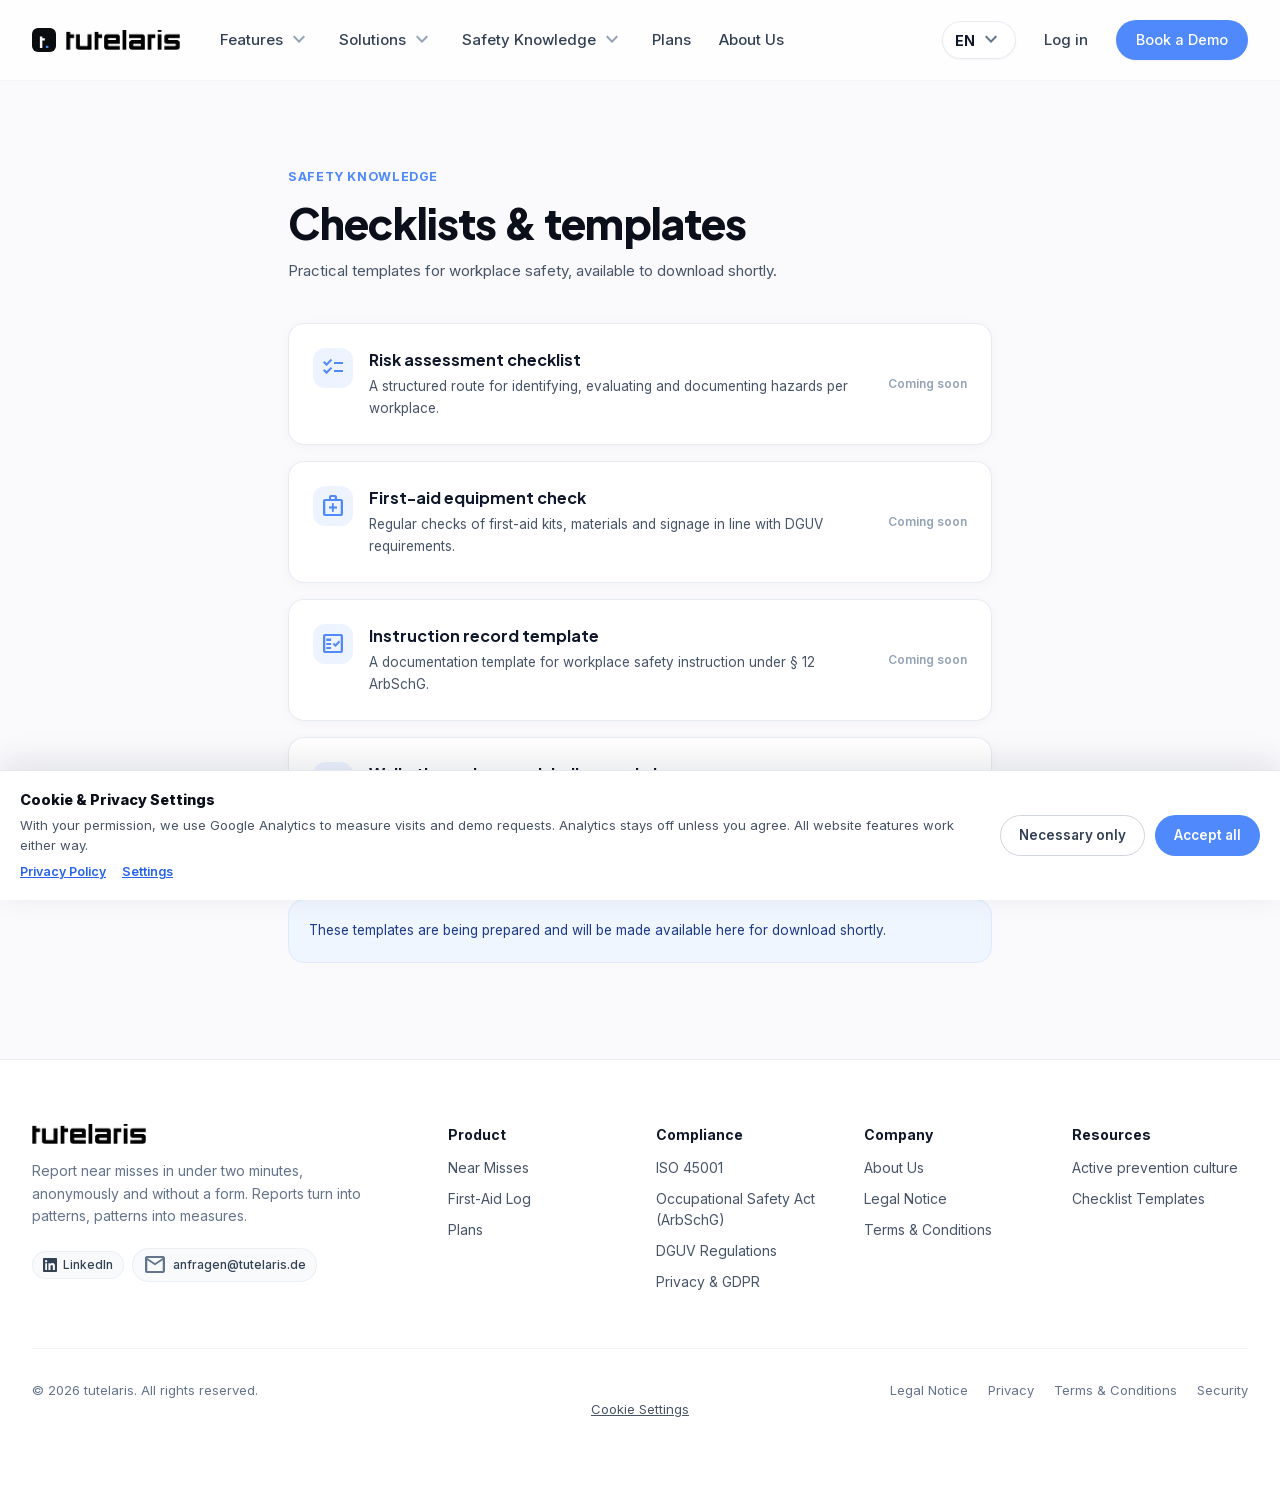
<file: checklisten-vorlagen.html>
<!DOCTYPE html>
<html lang="en">
  <head>
    <meta charset="utf-8">
    <meta content="width=device-width, initial-scale=1.0" name="viewport">
    <meta content="web_standard" name="shell-type">
    <title>tutelaris - Checklists &amp; templates</title>
    <meta name="description" content="Checklists and templates for workplace safety, available to download shortly.">
    <link rel="canonical" href="https://tutelarisapp.com/checklisten-vorlagen.html"><link rel="alternate" hreflang="de" href="https://tutelaris.de/checklisten-vorlagen.html"><link rel="alternate" hreflang="en" href="https://tutelarisapp.com/checklisten-vorlagen.html"><link rel="alternate" hreflang="x-default" href="https://tutelaris.de/checklisten-vorlagen.html">
    <link rel="icon" href="https://tutelarisapp.com/favicon.ico" sizes="any"><link rel="icon" type="image/svg+xml" href="https://tutelarisapp.com/favicon.svg"><link rel="apple-touch-icon" href="https://tutelarisapp.com/apple-touch-icon.png">
    <meta name="theme-color" content="#4f89fb">
    <meta property="og:type" content="website">
    <meta property="og:site_name" content="tutelaris">
    <meta property="og:locale" content="de_DE">
    <meta property="og:url" content="https://tutelarisapp.com/checklisten-vorlagen.html">
    <meta property="og:title" content="tutelaris - Checklists & templates">
    <meta property="og:description" content="Checklists and templates for workplace safety, available to download shortly.">
    <meta property="og:image" content="https://tutelarisapp.com/og-image.png">
    <meta property="og:image:width" content="1200">
    <meta property="og:image:height" content="630">
    <meta name="twitter:card" content="summary_large_image">
    <meta name="twitter:title" content="tutelaris - Checklists & templates">
    <meta name="twitter:description" content="Checklists and templates for workplace safety, available to download shortly.">
    <meta name="twitter:image" content="https://tutelarisapp.com/og-image.png">
    <style>@layer base{html,body{margin:0;padding:0;}body{overscroll-behavior:none;}main>:first-child{margin-top:0!important;}main>:last-child{margin-bottom:0!important;}}::-webkit-scrollbar{display:none;}/* Fenster für Demo-Anfrage und Login: auf kleinen Geräten scrollbar   und kompakter, damit das Formular nicht unten abgeschnitten wird. */#demo-modal{overflow-y:auto;-webkit-overflow-scrolling:touch;overscroll-behavior:contain;}@media (max-width:640px){  #demo-modal>div:last-child{align-items:flex-start;padding:12px;}  .demo-modal-panel{padding:20px 18px;border-radius:20px;}  .demo-modal-panel h3{font-size:20px;line-height:1.25;}  #demo-modal-form{gap:10px;}  #demo-modal-form label{margin-bottom:3px;}  #demo-field-note{min-height:0;height:64px;}  .demo-modal-panel>p{margin-bottom:14px;}}/* Einzeilige Formularfelder: feste Höhe 35px */.form-field{height:35px;padding-top:0;padding-bottom:0;line-height:35px;}.form-field:focus{box-shadow:0 0 0 3px rgba(79,137,251,.15);}.demo-booking-link:hover,.demo-success-booking:hover{color:#1e293b;}button[disabled]{opacity:.6;cursor:default;}/* Nav dropdowns: open on hover/focus with a short fade+slide; click still works on touch */.nav-dropdown-panel{opacity:0;visibility:hidden;transform:translateY(-6px);pointer-events:none;transition:opacity .18s ease,transform .18s ease,visibility .18s;}.nav-dropdown-panel::before{content:"";position:absolute;left:0;right:0;top:-10px;height:10px;}.nav-dropdown:hover>.nav-dropdown-panel,.nav-dropdown:focus-within>.nav-dropdown-panel,.nav-dropdown.is-open>.nav-dropdown-panel{opacity:1;visibility:visible;transform:translateY(0);pointer-events:auto;}.nav-dropdown:hover>.nav-dropdown-btn .material-symbols-outlined,.nav-dropdown.is-open>.nav-dropdown-btn .material-symbols-outlined{transform:rotate(180deg);}@media (prefers-reduced-motion:reduce){.nav-dropdown-panel{transition:none;}}</style><link rel="stylesheet" href="/styles-tailwind.css">
  <script type="application/ld+json">
  {
    "@context": "https://schema.org",
    "@type": "Organization",
    "name": "tutelaris",
    "url": "https://tutelaris.de/",
    "logo": "https://tutelaris.de/tutelaris-logo.svg",
    "description": "tutelaris ist die Plattform für Beinaheunfall-Management, digitales Verbandsbuch und Arbeitsschutz."
  }
  </script>
<link rel="stylesheet" href="assets/fonts/fonts.css">
<link rel="stylesheet" href="site-refinements.css">
</head>
  <body class="bg-[#FAFAFD] font-body text-[#101828] antialiased selection:bg-blue-100 selection:text-blue-900">
    <header class="fixed top-0 left-0 right-0 w-full z-50 bg-white/80 backdrop-blur-md border-b border-slate-100 transition-all">
      
      <div class="h-20 max-w-[80rem] mx-auto px-6 sm:px-8 flex items-center justify-between gap-4">
        <div class="flex items-center gap-10">
          <a class="flex items-center gap-2.5 focus:outline-none" data-path="home" href="index.html">
            <img alt="" aria-hidden="true" class="h-6 w-auto object-contain rounded-md" src="/tutelaris-logo.svg"><img alt="tutelaris" class="h-5 w-auto object-contain" src="/tutelaris-logo-black.png">
  </a>
  <nav class="hidden lg:flex items-center gap-7">
    <div class="relative nav-dropdown">
      <button class="nav-dropdown-btn flex items-center gap-1 text-[15px] font-medium text-slate-700 hover:text-slate-900 py-2" type="button"><span>Features</span> <span class="material-symbols-outlined text-[18px] text-slate-400 transition-transform">expand_more</span></button>
      <div class="nav-dropdown-panel absolute top-full left-0 mt-1 w-64 bg-white rounded-2xl border border-slate-200/80 shadow-lg p-2 z-50">
        <a class="block px-3.5 py-2.5 rounded-xl text-[14px] font-medium text-slate-700 hover:bg-slate-50 hover:text-slate-900" href="index.html#funktionen" data-path="beinaheunfall-management">Near Misses</a>
        <a class="block px-3.5 py-2.5 rounded-xl text-[14px] font-medium text-slate-700 hover:bg-slate-50 hover:text-slate-900" href="index.html#verbandsbuch-modul" data-path="verbandsbuch">First-Aid Log</a>
      </div>
    </div>
    <div class="relative nav-dropdown">
      <button class="nav-dropdown-btn flex items-center gap-1 text-[15px] font-medium text-slate-700 hover:text-slate-900 py-2" type="button"><span>Solutions</span> <span class="material-symbols-outlined text-[18px] text-slate-400 transition-transform">expand_more</span></button>
      <div class="nav-dropdown-panel absolute top-full left-0 mt-1 w-64 bg-white rounded-2xl border border-slate-200/80 shadow-lg p-2 z-50">
        <a class="block px-3.5 py-2.5 rounded-xl text-[14px] font-medium text-slate-700 hover:bg-slate-50 hover:text-slate-900" href="logistik.html" data-path="loesung-logistik">Logistics</a>
        <a class="block px-3.5 py-2.5 rounded-xl text-[14px] font-medium text-slate-700 hover:bg-slate-50 hover:text-slate-900" href="produktion.html" data-path="loesung-produktion">Production</a>
        <a class="block px-3.5 py-2.5 rounded-xl text-[14px] font-medium text-slate-700 hover:bg-slate-50 hover:text-slate-900" href="baugewerbe.html" data-path="loesung-bau">Construction</a>
      </div>
    </div>
    <div class="relative nav-dropdown">
      <button class="nav-dropdown-btn flex items-center gap-1 text-[15px] font-medium text-slate-700 hover:text-slate-900 py-2" type="button"><span>Safety Knowledge</span> <span class="material-symbols-outlined text-[18px] text-slate-400 transition-transform">expand_more</span></button>
      <div class="nav-dropdown-panel absolute top-full left-0 mt-1 w-64 bg-white rounded-2xl border border-slate-200/80 shadow-lg p-2 z-50">
        <a class="block px-3.5 py-2.5 rounded-xl text-[14px] font-medium text-slate-700 hover:bg-slate-50 hover:text-slate-900" href="ehs-leitfaeden.html" data-path="ressourcen">Active prevention culture</a>
        <a class="block px-3.5 py-2.5 rounded-xl text-[14px] font-medium text-slate-700 hover:bg-slate-50 hover:text-slate-900" href="checklisten-vorlagen.html" data-path="ressourcen">Checklist Templates</a>
        </div>
    </div>
    <a class="text-[15px] font-medium text-slate-700 hover:text-slate-900 py-2" data-path="preise" href="preise.html">Plans</a>
    <a class="text-[15px] font-medium text-slate-700 hover:text-slate-900 py-2" data-path="unternehmen" href="ueber-uns.html">About Us</a>
  </nav></div>
  <div class="flex items-center gap-5">
    <div class="relative nav-dropdown hidden sm:block">
      <button class="nav-dropdown-btn flex items-center gap-1 px-3 py-1.5 rounded-full bg-white border border-slate-200/80 shadow-sm text-[14px] font-bold text-slate-900 hover:bg-slate-50" type="button" aria-haspopup="true">EN <span class="material-symbols-outlined text-[18px] text-slate-500 transition-transform">expand_more</span></button>
      <div class="nav-dropdown-panel absolute top-full right-0 mt-2 w-44 bg-white rounded-2xl border border-slate-200/80 shadow-lg p-1.5 z-50">
        <span class="flex items-center gap-2 px-3 py-2 rounded-lg text-[14px] font-bold text-[#4f89fb] bg-blue-50/70" aria-current="true">EN · English</span>
        <a class="flex items-center gap-2 px-3 py-2 rounded-lg text-[14px] font-semibold text-slate-800 hover:bg-slate-50" href="https://tutelaris.de/checklisten-vorlagen.html" hreflang="de">DE · Deutsch</a>
      </div>
    </div>
    
    
    <a class="hidden sm:inline-flex text-[15px] font-medium text-slate-700 hover:text-slate-900 px-2 py-1" data-path="login" href="https://app.tutelaris.de/?lang=en">Log in</a>
    <a class="demo-open-btn inline-flex items-center justify-center bg-[#4f89fb] hover:bg-[#3d75e6] text-white font-medium text-[14.5px] px-5 py-2.5 rounded-full shadow-sm hover:shadow-md transition-all h-10" data-path="demo-anfragen" href="https://meetings-na2.hubspot.com/andrei-piatrouski" target="_blank" rel="noopener">Book a Demo</a>
    <button class="mobile-nav-toggle lg:hidden flex items-center justify-center w-10 h-10 rounded-full border border-slate-200 text-slate-700" type="button" aria-expanded="false" aria-label="Menü öffnen">
      <span class="material-symbols-outlined text-[22px]">menu</span>
    </button>
  </div></div>
  <div class="mobile-nav-panel hidden lg:hidden border-t border-slate-100 bg-white px-6 py-4 max-h-[calc(100vh-5rem)] overflow-y-auto">
    <div class="flex flex-col gap-1">
      <div class="mobile-accordion">
        <button type="button" class="mobile-accordion-btn w-full flex items-center justify-between px-2 py-2.5 rounded-lg text-[15px] font-medium text-slate-700 hover:bg-slate-50">
          <span>Features</span>
          <span class="material-symbols-outlined text-[20px] text-slate-400 transition-transform">expand_more</span>
        </button>
        <div class="mobile-accordion-panel hidden flex-col ml-2 pl-3 border-l border-slate-100">
          <a class="px-3 py-2 rounded-lg text-[14px] text-slate-600 hover:bg-slate-50 hover:text-slate-900" href="index.html#funktionen" data-path="beinaheunfall-management">Near Misses</a>
          <a class="px-3 py-2 rounded-lg text-[14px] text-slate-600 hover:bg-slate-50 hover:text-slate-900" href="index.html#verbandsbuch-modul" data-path="verbandsbuch">First-Aid Log</a>
        </div>
      </div>
      <div class="mobile-accordion">
        <button type="button" class="mobile-accordion-btn w-full flex items-center justify-between px-2 py-2.5 rounded-lg text-[15px] font-medium text-slate-700 hover:bg-slate-50">
          <span>Solutions</span>
          <span class="material-symbols-outlined text-[20px] text-slate-400 transition-transform">expand_more</span>
        </button>
        <div class="mobile-accordion-panel hidden flex-col ml-2 pl-3 border-l border-slate-100">
          <a class="px-3 py-2 rounded-lg text-[14px] text-slate-600 hover:bg-slate-50 hover:text-slate-900" href="logistik.html" data-path="loesung-logistik">Logistics</a>
          <a class="px-3 py-2 rounded-lg text-[14px] text-slate-600 hover:bg-slate-50 hover:text-slate-900" href="produktion.html" data-path="loesung-produktion">Production</a>
          <a class="px-3 py-2 rounded-lg text-[14px] text-slate-600 hover:bg-slate-50 hover:text-slate-900" href="baugewerbe.html" data-path="loesung-bau">Construction</a>
        </div>
      </div>
      <div class="mobile-accordion">
        <button type="button" class="mobile-accordion-btn w-full flex items-center justify-between px-2 py-2.5 rounded-lg text-[15px] font-medium text-slate-700 hover:bg-slate-50">
          <span>Safety Knowledge</span>
          <span class="material-symbols-outlined text-[20px] text-slate-400 transition-transform">expand_more</span>
        </button>
        <div class="mobile-accordion-panel hidden flex-col ml-2 pl-3 border-l border-slate-100">
          <a class="px-3 py-2 rounded-lg text-[14px] text-slate-600 hover:bg-slate-50 hover:text-slate-900" href="ehs-leitfaeden.html" data-path="ressourcen">Active prevention culture</a>
          <a class="px-3 py-2 rounded-lg text-[14px] text-slate-600 hover:bg-slate-50 hover:text-slate-900" href="checklisten-vorlagen.html" data-path="ressourcen">Checklist Templates</a>
          </div>
      </div>
      <a class="px-2 py-2.5 rounded-lg text-[15px] font-medium text-slate-700 hover:bg-slate-50" href="preise.html" data-path="preise">Plans</a>
      <a class="px-2 py-2.5 rounded-lg text-[15px] font-medium text-slate-700 hover:bg-slate-50" href="ueber-uns.html" data-path="unternehmen">About Us</a>
      <div class="border-t border-slate-100 my-2"></div>
      <a class="px-2 py-2.5 rounded-lg text-[15px] font-medium text-slate-700 hover:bg-slate-50" href="https://app.tutelaris.de/?lang=en" data-path="login">Log in</a>
      <div class="px-2 py-2.5">
        <span class="text-[13px] font-semibold uppercase tracking-wide text-slate-400">Language</span>
        <div class="mt-2 flex flex-col gap-1">
          <span class="flex items-center gap-2 px-3 py-2 rounded-lg text-[14px] font-bold text-[#4f89fb] bg-blue-50/70" aria-current="true">EN · English</span>
          <a class="flex items-center gap-2 px-3 py-2 rounded-lg text-[14px] font-semibold text-slate-800 hover:bg-slate-50" href="https://tutelaris.de/checklisten-vorlagen.html" hreflang="de">DE · Deutsch</a>
        </div>
      </div>
      
      
      <a class="demo-open-btn mt-2 inline-flex items-center justify-center bg-[#4f89fb] hover:bg-[#3d75e6] text-white font-medium text-[15px] px-5 py-3 rounded-full shadow-sm transition-all" data-path="demo-anfragen" href="https://meetings-na2.hubspot.com/andrei-piatrouski" target="_blank" rel="noopener">Book a Demo</a>
    </div>
  </div>
    </header><main class="w-full pt-[168px] pb-24 bg-[#FAFAFD] min-h-screen overflow-x-hidden">
<div class="max-w-3xl mx-auto px-6 sm:px-8">
<span class="text-[12.5px] font-bold uppercase tracking-wider text-[#4f89fb] block mb-3">Safety Knowledge</span>
<h1 class="font-headline text-[32px] sm:text-[42px] font-[900] tracking-[-0.02em] text-[#0b0f19] leading-[1.15] mb-3">Checklists &amp; templates</h1>
<p class="text-[15px] text-slate-600 mb-10 max-w-2xl leading-relaxed">Practical templates for workplace safety, available to download shortly.</p>

<div class="space-y-4">

<div class="bg-white p-6 rounded-2xl border border-slate-200/80 shadow-[0_2px_12px_rgba(0,0,0,0.03)] flex items-center justify-between gap-4">
<div class="flex items-start gap-4">
<div class="w-10 h-10 rounded-xl bg-[#4f89fb]/10 flex items-center justify-center shrink-0"><span class="material-symbols-outlined text-[#4f89fb] text-[20px]">checklist</span></div>
<div>
<h3 class="font-headline text-[16px] font-bold text-slate-900 mb-1">Risk assessment checklist</h3>
<p class="text-[13.5px] text-slate-600 leading-relaxed">A structured route for identifying, evaluating and documenting hazards per workplace.</p>
</div>
</div>
<span class="shrink-0 text-[12px] font-semibold text-slate-400 whitespace-nowrap">Coming soon</span>
</div>

<div class="bg-white p-6 rounded-2xl border border-slate-200/80 shadow-[0_2px_12px_rgba(0,0,0,0.03)] flex items-center justify-between gap-4">
<div class="flex items-start gap-4">
<div class="w-10 h-10 rounded-xl bg-[#4f89fb]/10 flex items-center justify-center shrink-0"><span class="material-symbols-outlined text-[#4f89fb] text-[20px]">medical_services</span></div>
<div>
<h3 class="font-headline text-[16px] font-bold text-slate-900 mb-1">First-aid equipment check</h3>
<p class="text-[13.5px] text-slate-600 leading-relaxed">Regular checks of first-aid kits, materials and signage in line with DGUV requirements.</p>
</div>
</div>
<span class="shrink-0 text-[12px] font-semibold text-slate-400 whitespace-nowrap">Coming soon</span>
</div>

<div class="bg-white p-6 rounded-2xl border border-slate-200/80 shadow-[0_2px_12px_rgba(0,0,0,0.03)] flex items-center justify-between gap-4">
<div class="flex items-start gap-4">
<div class="w-10 h-10 rounded-xl bg-[#4f89fb]/10 flex items-center justify-center shrink-0"><span class="material-symbols-outlined text-[#4f89fb] text-[20px]">fact_check</span></div>
<div>
<h3 class="font-headline text-[16px] font-bold text-slate-900 mb-1">Instruction record template</h3>
<p class="text-[13.5px] text-slate-600 leading-relaxed">A documentation template for workplace safety instruction under § 12 ArbSchG.</p>
</div>
</div>
<span class="shrink-0 text-[12px] font-semibold text-slate-400 whitespace-nowrap">Coming soon</span>
</div>

<div class="bg-white p-6 rounded-2xl border border-slate-200/80 shadow-[0_2px_12px_rgba(0,0,0,0.03)] flex items-center justify-between gap-4">
<div class="flex items-start gap-4">
<div class="w-10 h-10 rounded-xl bg-[#4f89fb]/10 flex items-center justify-center shrink-0"><span class="material-symbols-outlined text-[#4f89fb] text-[20px]">domain</span></div>
<div>
<h3 class="font-headline text-[16px] font-bold text-slate-900 mb-1">Walk-through record, hall or workshop</h3>
<p class="text-[13.5px] text-slate-600 leading-relaxed">A template for regular safety walk-throughs including findings and follow-up on measures.</p>
</div>
</div>
<span class="shrink-0 text-[12px] font-semibold text-slate-400 whitespace-nowrap">Coming soon</span>
</div>

</div>

<div class="mt-10 rounded-2xl border border-blue-100 bg-blue-50 p-5 text-[13.5px] text-blue-900 leading-relaxed">These templates are being prepared and will be made available here for download shortly.</div>

</div>
</main>
<footer class="w-full bg-white border-t border-slate-200/80 pt-16 pb-12"><div class="max-w-[80rem] mx-auto px-6 sm:px-8"><div class="grid grid-cols-2 md:grid-cols-3 lg:grid-cols-6 gap-8 pb-14 border-b border-slate-100"><div class="col-span-2 md:col-span-3 lg:col-span-2 flex flex-col gap-4 pr-6"><div class="flex items-center gap-2.5"><img alt="tutelaris" class="h-5 w-auto object-contain" src="/tutelaris-logo-black.png"></div><p class="text-[14px] text-slate-500 max-w-sm leading-relaxed">Report near misses in under two minutes, anonymously and without a form. Reports turn into patterns, patterns into measures.</p><div class="flex flex-wrap items-center gap-2 pt-1"><a class="inline-flex items-center gap-1.5 px-2.5 py-1 rounded-full bg-slate-50 text-slate-700 text-[12px] font-medium border border-slate-200/60 hover:bg-slate-100 transition-colors" href="https://www.linkedin.com/company/tutelaris/" target="_blank" rel="noopener" aria-label="tutelaris auf LinkedIn"><svg width="14" height="14" viewBox="0 0 24 24" fill="currentColor" aria-hidden="true"><path d="M22.225 0H1.771C.792 0 0 .77 0 1.723v20.547C0 23.23.792 24 1.771 24h20.451C23.2 24 24 23.23 24 22.27V1.723C24 .77 23.2 0 22.222 0h.003zM6.905 20.452H3.77V9h3.135v11.452zM5.337 7.433a2.062 2.062 0 1 1 0-4.124 2.062 2.062 0 0 1 0 4.124zM20.447 20.452h-3.554v-5.569c0-1.328-.027-3.037-1.852-3.037-1.853 0-2.136 1.445-2.136 2.939v5.667H9.35V9h3.414v1.561h.049c.476-.9 1.637-1.852 3.368-1.852 3.6 0 4.266 2.37 4.266 5.456v6.287z"/></svg>LinkedIn</a><a class="inline-flex items-center gap-1.5 px-2.5 py-1 rounded-full bg-slate-50 text-slate-700 text-[12px] font-medium border border-slate-200/60 hover:bg-slate-100 transition-colors" href="mailto:anfragen@tutelaris.de"><span class="material-symbols-outlined text-[15px] text-slate-500">mail</span>anfragen@tutelaris.de</a></div></div><div class="flex flex-col gap-3"><span class="text-[14px] font-bold text-slate-900">Product</span><div class="flex flex-col gap-2.5 text-[14px] text-slate-600"><a class="hover:text-slate-900 transition-colors" data-path="beinaheunfall-management" href="index.html#funktionen">Near Misses</a><a class="hover:text-slate-900 transition-colors" data-path="verbandsbuch" href="index.html#verbandsbuch-modul">First-Aid Log</a><a class="hover:text-slate-900 transition-colors" data-path="preise" href="preise.html">Plans</a></div></div><div class="flex flex-col gap-3"><span class="text-[14px] font-bold text-slate-900">Compliance</span><div class="flex flex-col gap-2.5 text-[14px] text-slate-600"><a class="hover:text-slate-900 transition-colors" data-path="compliance-iso-45001" href="iso-45001.html">ISO 45001</a><a class="hover:text-slate-900 transition-colors" data-path="compliance-arbschg" href="arbeitsschutzgesetz.html">Occupational Safety Act (ArbSchG)</a><a class="hover:text-slate-900 transition-colors" data-path="compliance-dguv" href="dguv-vorschriften.html">DGUV Regulations</a><a class="hover:text-slate-900 transition-colors" data-path="compliance-datenschutz" href="https://tutelaris.de/datenschutz.html">Privacy &amp; GDPR</a></div></div><div class="flex flex-col gap-3"><span class="text-[14px] font-bold text-slate-900">Company</span><div class="flex flex-col gap-2.5 text-[14px] text-slate-600"><a class="hover:text-slate-900 transition-colors" data-path="unternehmen" href="ueber-uns.html">About Us</a><a class="hover:text-slate-900 transition-colors" data-path="impressum" href="https://tutelaris.de/impressum.html">Legal Notice</a><a class="hover:text-slate-900 transition-colors" data-path="agb" href="https://tutelaris.de/agb.html">Terms &amp; Conditions</a></div></div><div class="flex flex-col gap-3"><span class="text-[14px] font-bold text-slate-900">Resources</span><div class="flex flex-col gap-2.5 text-[14px] text-slate-600"><a class="hover:text-slate-900 transition-colors" data-path="ehs-leitfaeden" href="ehs-leitfaeden.html">Active prevention culture</a><a class="hover:text-slate-900 transition-colors" data-path="checklisten-vorlagen" href="checklisten-vorlagen.html">Checklist Templates</a></div></div></div><div class="pt-8 flex flex-col sm:flex-row items-center justify-between gap-4 text-[13px] text-slate-500"><div class="">© 2026 tutelaris. All rights reserved.</div><div class="flex items-center gap-5"><a class="hover:text-slate-900 transition-colors" href="https://tutelaris.de/impressum.html">Legal Notice</a><a class="hover:text-slate-900 transition-colors" href="https://tutelaris.de/datenschutz.html">Privacy</a><a class="hover:text-slate-900 transition-colors" href="https://tutelaris.de/agb.html">Terms &amp; Conditions</a><a class="hover:text-slate-900 transition-colors" href="sicherheit.html">Security</a></div></div></div><button type="button" class="privacy-settings" onclick="window.tutCookieConsent.openSettings()">Cookie Settings</button></footer>

<!-- DEMO BOOKING MODAL -->
<div id="demo-modal" class="fixed inset-0 z-[100] hidden">
  <div class="demo-modal-backdrop absolute inset-0 bg-slate-900/60 backdrop-blur-sm"></div>
  <div class="relative min-h-full flex items-center justify-center p-4 sm:p-6">
    <div class="demo-modal-panel relative w-full max-w-md bg-white rounded-[28px] shadow-2xl p-7 sm:p-8">
      <button type="button" class="demo-modal-close absolute top-5 right-5 w-9 h-9 rounded-full flex items-center justify-center text-slate-400 hover:text-slate-700 hover:bg-slate-100 transition-colors" aria-label="Schließen">
        <span class="material-symbols-outlined text-[20px]">close</span>
      </button>
      <div class="w-11 h-11 rounded-xl overflow-hidden mb-4">
        <img src="/tutelaris-logo.svg" alt="tutelaris" class="w-full h-full object-cover">
      </div>
      <h3 class="font-headline text-[24px] font-extrabold text-[#0b0f19] tracking-tight mb-1.5">Book a Demo</h3>
      <p class="text-[14px] text-slate-500 mb-6">Tell us briefly about yourself – we will get back to you within one working day.</p>
      <form id="demo-modal-form" class="flex flex-col gap-4" novalidate>
        <div>
          <label for="demo-field-email" class="block text-[13px] font-semibold text-slate-700 mb-1.5">Business email *</label>
          <input id="demo-field-email" name="email" type="email" required placeholder="name@company.com" class="w-full px-4 form-field text-[14.5px] text-slate-900 placeholder:text-slate-400 bg-white border border-slate-200 rounded-lg focus:outline-none focus:border-[#4f89fb] focus:ring-2 transition-all">
          <p id="demo-field-email-error" class="hidden mt-1.5 text-[12.5px] text-red-600 flex items-center gap-1"><span class="material-symbols-outlined text-[14px]">error</span><span>Please enter a valid address.</span></p>
        </div>
        <div>
          <label for="demo-field-company" class="block text-[13px] font-semibold text-slate-700 mb-1.5">Organisation *</label>
          <input id="demo-field-company" name="company" type="text" required placeholder="Company name" class="w-full px-4 form-field text-[14.5px] text-slate-900 placeholder:text-slate-400 bg-white border border-slate-200 rounded-lg focus:outline-none focus:border-[#4f89fb] focus:ring-2 transition-all">
          <p id="demo-field-company-error" class="hidden mt-1.5 text-[12.5px] text-red-600 flex items-center gap-1"><span class="material-symbols-outlined text-[14px]">error</span><span>Please tell us your organisation.</span></p>
        </div>
        <div>
          <label for="demo-field-note" class="block text-[13px] font-semibold text-slate-700 mb-1.5">How are incidents recorded at your site today? <span class="text-slate-400 font-normal">(optional)</span></label>
          <textarea id="demo-field-note" name="note" rows="3" placeholder="e.g. paper form, PDF on the intranet, spreadsheet, not at all" class="w-full px-4 py-2.75 text-[14.5px] text-slate-900 placeholder:text-slate-400 bg-white border border-slate-200 rounded-lg focus:outline-none focus:border-[#4f89fb] focus:ring-2 transition-all"></textarea>
        </div>
        <div>
          <label for="demo-field-name" class="block text-[13px] font-semibold text-slate-700 mb-1.5">Name <span class="text-slate-400 font-normal">(optional)</span></label>
          <input id="demo-field-name" name="name" type="text" placeholder="First and last name" class="w-full px-4 form-field text-[14.5px] text-slate-900 placeholder:text-slate-400 bg-white border border-slate-200 rounded-lg focus:outline-none focus:border-[#4f89fb] focus:ring-2 transition-all">
        </div>
        <p id="demo-form-error" class="hidden text-[12.5px] text-red-600 flex items-start gap-1.5"><span class="material-symbols-outlined text-[15px]">error</span><span>Sending failed. Please email anfragen@tutelaris.de or pick a time directly.</span></p>
        <button type="submit" class="mt-2 w-full inline-flex items-center justify-center gap-2 bg-[#4f89fb] hover:bg-[#3d75e6] text-white font-semibold text-[15px] px-6 py-3 rounded-xl transition-colors">
          <span>Send request</span>
          <span class="material-symbols-outlined text-[18px]">arrow_forward</span>
        </button>
        <a class="demo-booking-link text-center text-[13px] font-medium text-slate-500 transition-colors" href="https://meetings-na2.hubspot.com/andrei-piatrouski" target="_blank" rel="noopener">Rather pick a time directly</a>
        <p class="text-[11.5px] text-slate-400 text-center leading-relaxed"><span>We use your details solely to process your request.</span> <a href="https://tutelaris.de/datenschutz.html" class="underline hover:text-slate-600">Privacy</a></p>
      </form>
      <div id="demo-modal-success" class="hidden text-center py-4">
        <div class="w-14 h-14 rounded-full bg-emerald-50 flex items-center justify-center mx-auto mb-4">
          <span class="material-symbols-outlined text-emerald-600 text-[28px]">check_circle</span>
        </div>
        <h3 class="font-headline text-[20px] font-extrabold text-[#0b0f19] mb-1.5">Request sent</h3>
        <p class="text-[14px] text-slate-500">Thank you – we will get back to you within one working day. You can also pick a time directly.</p>
        <a class="demo-success-booking mt-5 inline-flex items-center justify-center gap-2 bg-[#4f89fb] hover:bg-[#3d75e6] text-white font-semibold text-[14.5px] px-5 py-2.5 rounded-xl transition-colors" href="https://meetings-na2.hubspot.com/andrei-piatrouski" target="_blank" rel="noopener">Pick a time</a>
      </div>

    </div>
  </div>
</div>

<script>
(function () {
  // ---- Nav dropdowns (Funktionen, Lösungen, Sicherheitswissen, Über uns, DE) ----
  var dropdowns = document.querySelectorAll('.nav-dropdown');
  function closeAllDropdowns(except) {
    dropdowns.forEach(function (dd) {
      if (dd === except) return;
      dd.classList.remove('is-open');
    });
  }
  dropdowns.forEach(function (dd) {
    var btn = dd.querySelector('.nav-dropdown-btn');
    var panel = dd.querySelector('.nav-dropdown-panel');
    if (!btn || !panel) return;
    btn.addEventListener('click', function (e) {
      e.stopPropagation();
      var wasOpen = dd.classList.contains('is-open');
      closeAllDropdowns(dd);
      dd.classList.toggle('is-open', !wasOpen);
    });
  });
  document.addEventListener('click', function () { closeAllDropdowns(null); });



  // ---- Mobile nav toggle ----
  var mobileToggle = document.querySelector('.mobile-nav-toggle');
  var mobilePanel = document.querySelector('.mobile-nav-panel');

  function closeMobilePanel() {
    if (!mobileToggle || !mobilePanel) return;
    mobilePanel.classList.add('hidden');
    mobileToggle.setAttribute('aria-expanded', 'false');
    mobileToggle.querySelector('.material-symbols-outlined').textContent = 'menu';
    mobilePanel.querySelectorAll('.mobile-accordion-panel').forEach(function (p) { p.classList.add('hidden'); p.classList.remove('flex'); });
    mobilePanel.querySelectorAll('.mobile-accordion-btn .material-symbols-outlined').forEach(function (icon) { icon.classList.remove('rotate-180'); });
  }

  if (mobileToggle && mobilePanel) {
    mobileToggle.addEventListener('click', function () {
      var isHidden = mobilePanel.classList.contains('hidden');
      if (isHidden) {
        mobilePanel.classList.remove('hidden');
        mobileToggle.setAttribute('aria-expanded', 'true');
        mobileToggle.querySelector('.material-symbols-outlined').textContent = 'close';
      } else {
        closeMobilePanel();
      }
    });

    // Accordion sections (Funktionen, Lösungen, Sicherheitswissen)
    mobilePanel.querySelectorAll('.mobile-accordion-btn').forEach(function (btn) {
      var panel = btn.nextElementSibling;
      btn.addEventListener('click', function () {
        var isHidden = panel.classList.contains('hidden');
        panel.classList.toggle('hidden', !isHidden);
        panel.classList.toggle('flex', isHidden);
        var icon = btn.querySelector('.material-symbols-outlined');
        if (icon) icon.classList.toggle('rotate-180', isHidden);
      });
    });

    // Close the panel after following an actual link (not accordion toggles or the lang switch)
    mobilePanel.querySelectorAll('a').forEach(function (a) {
      a.addEventListener('click', function () {
        closeMobilePanel();
      });
    });
  }

  // ---- Email validation (replaces the browser's native validation bubble) ----
  // Stricter than the native type="email" check, which accepts addresses
  // without a top-level domain (e.g. "xx@yy"), require user@domain.tld.
  function isValidEmail(value) {
    return /^[^\s@]+@[^\s@]+\.[^\s@]{2,}$/.test((value || '').trim());
  }
  function showPillError(f) {
    f.classList.remove(f.dataset.baseBorder);
    f.classList.add('border-red-400');
    var errorEl = f.parentElement.querySelector('.demo-email-error');
    if (errorEl) errorEl.classList.remove('hidden');
  }
  function clearPillError(f) {
    f.classList.remove('border-red-400');
    f.classList.add(f.dataset.baseBorder);
    var errorEl = f.parentElement.querySelector('.demo-email-error');
    if (errorEl) errorEl.classList.add('hidden');
  }

  document.querySelectorAll('.demo-trigger-form').forEach(function (f) {
    var input = f.querySelector('.demo-email-input');
    if (!input) return;
    f.dataset.baseBorder = f.classList.contains('border-slate-300') ? 'border-slate-300' : 'border-slate-200';
    input.addEventListener('input', function () { clearPillError(f); });
  });

  // ---- Demo modal ----
  var modal = document.getElementById('demo-modal');
  var form = document.getElementById('demo-modal-form');
  var success = document.getElementById('demo-modal-success');
  var emailField = document.getElementById('demo-field-email');
  var emailFieldError = document.getElementById('demo-field-email-error');

  function showModalEmailError() {
    emailField.classList.remove('border-slate-200');
    emailField.classList.add('border-red-400');
    if (emailFieldError) emailFieldError.classList.remove('hidden');
  }
  function clearModalEmailError() {
    emailField.classList.remove('border-red-400');
    emailField.classList.add('border-slate-200');
    if (emailFieldError) emailFieldError.classList.add('hidden');
  }
  if (emailField) emailField.addEventListener('input', clearModalEmailError);

  function openDemoModal(prefillEmail) {
    if (!modal) return;
    form.classList.remove('hidden');
    success.classList.add('hidden');
    form.reset();
    clearModalEmailError();
    if (prefillEmail) emailField.value = prefillEmail;
    modal.classList.remove('hidden');
    document.body.style.overflow = 'hidden';
    setTimeout(function () { emailField.focus(); }, 50);
  }
  function closeDemoModal() {
    if (!modal) return;
    modal.classList.add('hidden');
    document.body.style.overflow = '';
  }

  // ---- HubSpot ----
  // Portal-ID und Form-GUID stehen im Einbettungscode des HubSpot-Formulars
  // (Marketing > Formulare > Einbetten). Solange sie leer sind, kann das
  // Formular nicht senden und zeigt stattdessen den Fehlerhinweis.
  var HUBSPOT_PORTAL_ID = '247446944';
  var HUBSPOT_FORM_GUID = 'ad94d29c-b621-424a-b731-f0c27cc00909';
  var MEETING_URL = 'https://meetings-na2.hubspot.com/andrei-piatrouski';

  function bookingUrl(email) {
    return email ? MEETING_URL + '?email=' + encodeURIComponent(email) : MEETING_URL;
  }

  // "Demo anfragen" öffnet das Formular; der href bleibt als Rückfallebene ohne JS.
  document.querySelectorAll('.demo-open-btn').forEach(function (el) {
    el.addEventListener('click', function (e) {
      e.preventDefault();
      openDemoModal('');
    });
  });

  // Email-Pill: Adresse prüfen, dann Formular mit vorausgefüllter Adresse öffnen
  document.querySelectorAll('.demo-trigger-form').forEach(function (f) {
    f.addEventListener('submit', function (e) {
      e.preventDefault();
      var input = f.querySelector('.demo-email-input');
      if (input && !isValidEmail(input.value)) {
        showPillError(f);
        input.focus();
        return;
      }
      clearPillError(f);
      openDemoModal(input ? input.value.trim() : '');
    });
  });



  // Terminlink: E-Mail aus dem Formular mitgeben, bevor HubSpot geöffnet wird
  document.querySelectorAll('.demo-booking-link, .demo-success-booking').forEach(function (el) {
    el.addEventListener('click', function () {
      var emailEl = document.getElementById('demo-field-email');
      el.setAttribute('href', bookingUrl(emailEl ? emailEl.value.trim() : ''));
    });
  });

  if (modal) {
    modal.querySelector('.demo-modal-backdrop').addEventListener('click', closeDemoModal);
    modal.querySelector('.demo-modal-close').addEventListener('click', closeDemoModal);
    document.addEventListener('keydown', function (e) {
      if (e.key === 'Escape') closeDemoModal();
    });
  }

  if (form) {
    form.addEventListener('submit', function (e) {
      e.preventDefault();
      if (emailField && !isValidEmail(emailField.value)) {
        showModalEmailError();
        emailField.focus();
        return;
      }
      clearModalEmailError();

      var companyField = document.getElementById('demo-field-company');
      var companyError = document.getElementById('demo-field-company-error');
      if (companyField && !companyField.value.trim()) {
        if (companyError) companyError.classList.remove('hidden');
        companyField.focus();
        return;
      }
      if (companyError) companyError.classList.add('hidden');

      var formError = document.getElementById('demo-form-error');
      var submitBtn = form.querySelector('button[type="submit"]');
      var val = function (id) {
        var el = document.getElementById(id);
        return el ? el.value.trim() : '';
      };
      var email = val('demo-field-email');
      var note = val('demo-field-note');
      var message = note;

      var fields = [
        { name: 'email', value: email },
        { name: 'company', value: val('demo-field-company') }
      ];
      if (val('demo-field-name')) fields.push({ name: 'firstname', value: val('demo-field-name') });
      if (message) fields.push({ name: 'message', value: message });

      if (!HUBSPOT_PORTAL_ID || !HUBSPOT_FORM_GUID) {
        if (formError) formError.classList.remove('hidden');
        return;
      }

      if (formError) formError.classList.add('hidden');
      if (submitBtn) submitBtn.disabled = true;

      fetch('https://api.hsforms.com/submissions/v3/integration/submit/' +
            HUBSPOT_PORTAL_ID + '/' + HUBSPOT_FORM_GUID, {
        method: 'POST',
        headers: { 'Content-Type': 'application/json' },
        body: JSON.stringify({
          fields: fields,
          context: { pageUri: window.location.href, pageName: document.title }
        })
      }).then(function (res) {
        if (!res.ok) throw new Error('HubSpot antwortete mit ' + res.status);
        window.tutAnalytics && window.tutAnalytics.track('generate_lead');
        var link = success.querySelector('.demo-success-booking');
        if (link) link.setAttribute('href', bookingUrl(email));
        form.classList.add('hidden');
        success.classList.remove('hidden');
      }).catch(function (err) {
        window.tutAnalytics && window.tutAnalytics.track('demo_submit_error');
        console.error('[tutelaris] Formular konnte nicht gesendet werden:', err);
        if (formError) formError.classList.remove('hidden');
      }).then(function () {
        if (submitBtn) submitBtn.disabled = false;
      });
    });
  }
})();
</script>



<script defer src="cookie-consent.js"></script>
<script defer src="analytics.js"></script>
</body></html>
</file>
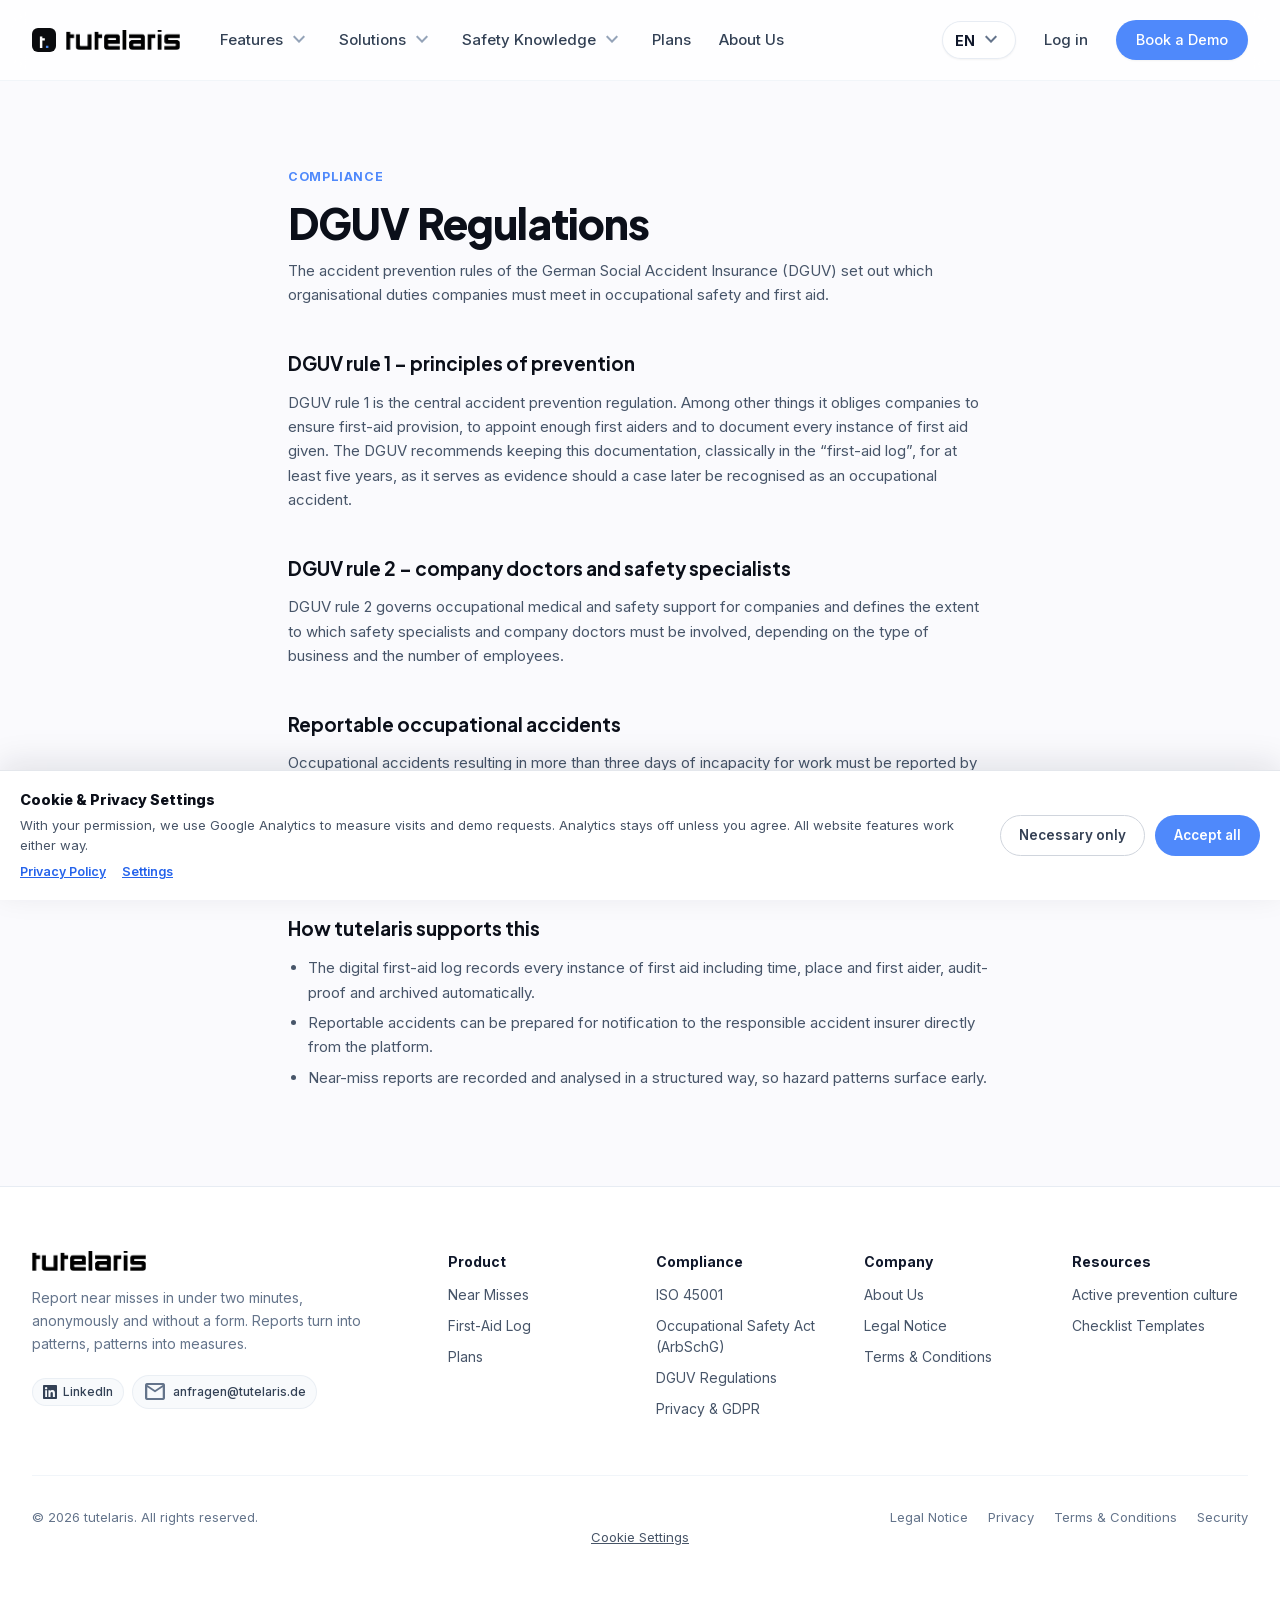
<file: dguv-vorschriften.html>
<!DOCTYPE html>
<html lang="en">
  <head>
    <meta charset="utf-8">
    <meta content="width=device-width, initial-scale=1.0" name="viewport">
    <meta content="web_standard" name="shell-type">
    <title>tutelaris - DGUV rules</title>
    <meta name="description" content="DGUV rules 1 and 2: first-aid documentation, safety specialists and reportable accidents.">
    <link rel="canonical" href="https://tutelarisapp.com/dguv-vorschriften.html"><link rel="alternate" hreflang="de" href="https://tutelaris.de/dguv-vorschriften.html"><link rel="alternate" hreflang="en" href="https://tutelarisapp.com/dguv-vorschriften.html"><link rel="alternate" hreflang="x-default" href="https://tutelaris.de/dguv-vorschriften.html">
    <link rel="icon" href="https://tutelarisapp.com/favicon.ico" sizes="any"><link rel="icon" type="image/svg+xml" href="https://tutelarisapp.com/favicon.svg"><link rel="apple-touch-icon" href="https://tutelarisapp.com/apple-touch-icon.png">
    <meta name="theme-color" content="#4f89fb">
    <meta property="og:type" content="website">
    <meta property="og:site_name" content="tutelaris">
    <meta property="og:locale" content="de_DE">
    <meta property="og:url" content="https://tutelarisapp.com/dguv-vorschriften.html">
    <meta property="og:title" content="tutelaris - DGUV rules">
    <meta property="og:description" content="DGUV rules 1 and 2: first-aid documentation, safety specialists and reportable accidents.">
    <meta property="og:image" content="https://tutelarisapp.com/og-image.png">
    <meta property="og:image:width" content="1200">
    <meta property="og:image:height" content="630">
    <meta name="twitter:card" content="summary_large_image">
    <meta name="twitter:title" content="tutelaris - DGUV rules">
    <meta name="twitter:description" content="DGUV rules 1 and 2: first-aid documentation, safety specialists and reportable accidents.">
    <meta name="twitter:image" content="https://tutelarisapp.com/og-image.png">
    <style>@layer base{html,body{margin:0;padding:0;}body{overscroll-behavior:none;}main>:first-child{margin-top:0!important;}main>:last-child{margin-bottom:0!important;}}::-webkit-scrollbar{display:none;}/* Fenster für Demo-Anfrage und Login: auf kleinen Geräten scrollbar   und kompakter, damit das Formular nicht unten abgeschnitten wird. */#demo-modal{overflow-y:auto;-webkit-overflow-scrolling:touch;overscroll-behavior:contain;}@media (max-width:640px){  #demo-modal>div:last-child{align-items:flex-start;padding:12px;}  .demo-modal-panel{padding:20px 18px;border-radius:20px;}  .demo-modal-panel h3{font-size:20px;line-height:1.25;}  #demo-modal-form{gap:10px;}  #demo-modal-form label{margin-bottom:3px;}  #demo-field-note{min-height:0;height:64px;}  .demo-modal-panel>p{margin-bottom:14px;}}/* Einzeilige Formularfelder: feste Höhe 35px */.form-field{height:35px;padding-top:0;padding-bottom:0;line-height:35px;}.form-field:focus{box-shadow:0 0 0 3px rgba(79,137,251,.15);}.demo-booking-link:hover,.demo-success-booking:hover{color:#1e293b;}button[disabled]{opacity:.6;cursor:default;}/* Nav dropdowns: open on hover/focus with a short fade+slide; click still works on touch */.nav-dropdown-panel{opacity:0;visibility:hidden;transform:translateY(-6px);pointer-events:none;transition:opacity .18s ease,transform .18s ease,visibility .18s;}.nav-dropdown-panel::before{content:"";position:absolute;left:0;right:0;top:-10px;height:10px;}.nav-dropdown:hover>.nav-dropdown-panel,.nav-dropdown:focus-within>.nav-dropdown-panel,.nav-dropdown.is-open>.nav-dropdown-panel{opacity:1;visibility:visible;transform:translateY(0);pointer-events:auto;}.nav-dropdown:hover>.nav-dropdown-btn .material-symbols-outlined,.nav-dropdown.is-open>.nav-dropdown-btn .material-symbols-outlined{transform:rotate(180deg);}@media (prefers-reduced-motion:reduce){.nav-dropdown-panel{transition:none;}}</style><link rel="stylesheet" href="/styles-tailwind.css">
  <script type="application/ld+json">
  {
    "@context": "https://schema.org",
    "@type": "Organization",
    "name": "tutelaris",
    "url": "https://tutelaris.de/",
    "logo": "https://tutelaris.de/tutelaris-logo.svg",
    "description": "tutelaris ist die Plattform für Beinaheunfall-Management, digitales Verbandsbuch und Arbeitsschutz."
  }
  </script>
<link rel="stylesheet" href="assets/fonts/fonts.css">
<link rel="stylesheet" href="site-refinements.css">
</head>
  <body class="bg-[#FAFAFD] font-body text-[#101828] antialiased selection:bg-blue-100 selection:text-blue-900">
    <header class="fixed top-0 left-0 right-0 w-full z-50 bg-white/80 backdrop-blur-md border-b border-slate-100 transition-all">
      
      <div class="h-20 max-w-[80rem] mx-auto px-6 sm:px-8 flex items-center justify-between gap-4">
        <div class="flex items-center gap-10">
          <a class="flex items-center gap-2.5 focus:outline-none" data-path="home" href="index.html">
            <img alt="" aria-hidden="true" class="h-6 w-auto object-contain rounded-md" src="/tutelaris-logo.svg"><img alt="tutelaris" class="h-5 w-auto object-contain" src="/tutelaris-logo-black.png">
  </a>
  <nav class="hidden lg:flex items-center gap-7">
    <div class="relative nav-dropdown">
      <button class="nav-dropdown-btn flex items-center gap-1 text-[15px] font-medium text-slate-700 hover:text-slate-900 py-2" type="button"><span>Features</span> <span class="material-symbols-outlined text-[18px] text-slate-400 transition-transform">expand_more</span></button>
      <div class="nav-dropdown-panel absolute top-full left-0 mt-1 w-64 bg-white rounded-2xl border border-slate-200/80 shadow-lg p-2 z-50">
        <a class="block px-3.5 py-2.5 rounded-xl text-[14px] font-medium text-slate-700 hover:bg-slate-50 hover:text-slate-900" href="index.html#funktionen" data-path="beinaheunfall-management">Near Misses</a>
        <a class="block px-3.5 py-2.5 rounded-xl text-[14px] font-medium text-slate-700 hover:bg-slate-50 hover:text-slate-900" href="index.html#verbandsbuch-modul" data-path="verbandsbuch">First-Aid Log</a>
      </div>
    </div>
    <div class="relative nav-dropdown">
      <button class="nav-dropdown-btn flex items-center gap-1 text-[15px] font-medium text-slate-700 hover:text-slate-900 py-2" type="button"><span>Solutions</span> <span class="material-symbols-outlined text-[18px] text-slate-400 transition-transform">expand_more</span></button>
      <div class="nav-dropdown-panel absolute top-full left-0 mt-1 w-64 bg-white rounded-2xl border border-slate-200/80 shadow-lg p-2 z-50">
        <a class="block px-3.5 py-2.5 rounded-xl text-[14px] font-medium text-slate-700 hover:bg-slate-50 hover:text-slate-900" href="logistik.html" data-path="loesung-logistik">Logistics</a>
        <a class="block px-3.5 py-2.5 rounded-xl text-[14px] font-medium text-slate-700 hover:bg-slate-50 hover:text-slate-900" href="produktion.html" data-path="loesung-produktion">Production</a>
        <a class="block px-3.5 py-2.5 rounded-xl text-[14px] font-medium text-slate-700 hover:bg-slate-50 hover:text-slate-900" href="baugewerbe.html" data-path="loesung-bau">Construction</a>
      </div>
    </div>
    <div class="relative nav-dropdown">
      <button class="nav-dropdown-btn flex items-center gap-1 text-[15px] font-medium text-slate-700 hover:text-slate-900 py-2" type="button"><span>Safety Knowledge</span> <span class="material-symbols-outlined text-[18px] text-slate-400 transition-transform">expand_more</span></button>
      <div class="nav-dropdown-panel absolute top-full left-0 mt-1 w-64 bg-white rounded-2xl border border-slate-200/80 shadow-lg p-2 z-50">
        <a class="block px-3.5 py-2.5 rounded-xl text-[14px] font-medium text-slate-700 hover:bg-slate-50 hover:text-slate-900" href="ehs-leitfaeden.html" data-path="ressourcen">Active prevention culture</a>
        <a class="block px-3.5 py-2.5 rounded-xl text-[14px] font-medium text-slate-700 hover:bg-slate-50 hover:text-slate-900" href="checklisten-vorlagen.html" data-path="ressourcen">Checklist Templates</a>
        </div>
    </div>
    <a class="text-[15px] font-medium text-slate-700 hover:text-slate-900 py-2" data-path="preise" href="preise.html">Plans</a>
    <a class="text-[15px] font-medium text-slate-700 hover:text-slate-900 py-2" data-path="unternehmen" href="ueber-uns.html">About Us</a>
  </nav></div>
  <div class="flex items-center gap-5">
    <div class="relative nav-dropdown hidden sm:block">
      <button class="nav-dropdown-btn flex items-center gap-1 px-3 py-1.5 rounded-full bg-white border border-slate-200/80 shadow-sm text-[14px] font-bold text-slate-900 hover:bg-slate-50" type="button" aria-haspopup="true">EN <span class="material-symbols-outlined text-[18px] text-slate-500 transition-transform">expand_more</span></button>
      <div class="nav-dropdown-panel absolute top-full right-0 mt-2 w-44 bg-white rounded-2xl border border-slate-200/80 shadow-lg p-1.5 z-50">
        <span class="flex items-center gap-2 px-3 py-2 rounded-lg text-[14px] font-bold text-[#4f89fb] bg-blue-50/70" aria-current="true">EN · English</span>
        <a class="flex items-center gap-2 px-3 py-2 rounded-lg text-[14px] font-semibold text-slate-800 hover:bg-slate-50" href="https://tutelaris.de/dguv-vorschriften.html" hreflang="de">DE · Deutsch</a>
      </div>
    </div>
    
    
    <a class="hidden sm:inline-flex text-[15px] font-medium text-slate-700 hover:text-slate-900 px-2 py-1" data-path="login" href="https://app.tutelaris.de/?lang=en">Log in</a>
    <a class="demo-open-btn inline-flex items-center justify-center bg-[#4f89fb] hover:bg-[#3d75e6] text-white font-medium text-[14.5px] px-5 py-2.5 rounded-full shadow-sm hover:shadow-md transition-all h-10" data-path="demo-anfragen" href="https://meetings-na2.hubspot.com/andrei-piatrouski" target="_blank" rel="noopener">Book a Demo</a>
    <button class="mobile-nav-toggle lg:hidden flex items-center justify-center w-10 h-10 rounded-full border border-slate-200 text-slate-700" type="button" aria-expanded="false" aria-label="Menü öffnen">
      <span class="material-symbols-outlined text-[22px]">menu</span>
    </button>
  </div></div>
  <div class="mobile-nav-panel hidden lg:hidden border-t border-slate-100 bg-white px-6 py-4 max-h-[calc(100vh-5rem)] overflow-y-auto">
    <div class="flex flex-col gap-1">
      <div class="mobile-accordion">
        <button type="button" class="mobile-accordion-btn w-full flex items-center justify-between px-2 py-2.5 rounded-lg text-[15px] font-medium text-slate-700 hover:bg-slate-50">
          <span>Features</span>
          <span class="material-symbols-outlined text-[20px] text-slate-400 transition-transform">expand_more</span>
        </button>
        <div class="mobile-accordion-panel hidden flex-col ml-2 pl-3 border-l border-slate-100">
          <a class="px-3 py-2 rounded-lg text-[14px] text-slate-600 hover:bg-slate-50 hover:text-slate-900" href="index.html#funktionen" data-path="beinaheunfall-management">Near Misses</a>
          <a class="px-3 py-2 rounded-lg text-[14px] text-slate-600 hover:bg-slate-50 hover:text-slate-900" href="index.html#verbandsbuch-modul" data-path="verbandsbuch">First-Aid Log</a>
        </div>
      </div>
      <div class="mobile-accordion">
        <button type="button" class="mobile-accordion-btn w-full flex items-center justify-between px-2 py-2.5 rounded-lg text-[15px] font-medium text-slate-700 hover:bg-slate-50">
          <span>Solutions</span>
          <span class="material-symbols-outlined text-[20px] text-slate-400 transition-transform">expand_more</span>
        </button>
        <div class="mobile-accordion-panel hidden flex-col ml-2 pl-3 border-l border-slate-100">
          <a class="px-3 py-2 rounded-lg text-[14px] text-slate-600 hover:bg-slate-50 hover:text-slate-900" href="logistik.html" data-path="loesung-logistik">Logistics</a>
          <a class="px-3 py-2 rounded-lg text-[14px] text-slate-600 hover:bg-slate-50 hover:text-slate-900" href="produktion.html" data-path="loesung-produktion">Production</a>
          <a class="px-3 py-2 rounded-lg text-[14px] text-slate-600 hover:bg-slate-50 hover:text-slate-900" href="baugewerbe.html" data-path="loesung-bau">Construction</a>
        </div>
      </div>
      <div class="mobile-accordion">
        <button type="button" class="mobile-accordion-btn w-full flex items-center justify-between px-2 py-2.5 rounded-lg text-[15px] font-medium text-slate-700 hover:bg-slate-50">
          <span>Safety Knowledge</span>
          <span class="material-symbols-outlined text-[20px] text-slate-400 transition-transform">expand_more</span>
        </button>
        <div class="mobile-accordion-panel hidden flex-col ml-2 pl-3 border-l border-slate-100">
          <a class="px-3 py-2 rounded-lg text-[14px] text-slate-600 hover:bg-slate-50 hover:text-slate-900" href="ehs-leitfaeden.html" data-path="ressourcen">Active prevention culture</a>
          <a class="px-3 py-2 rounded-lg text-[14px] text-slate-600 hover:bg-slate-50 hover:text-slate-900" href="checklisten-vorlagen.html" data-path="ressourcen">Checklist Templates</a>
          </div>
      </div>
      <a class="px-2 py-2.5 rounded-lg text-[15px] font-medium text-slate-700 hover:bg-slate-50" href="preise.html" data-path="preise">Plans</a>
      <a class="px-2 py-2.5 rounded-lg text-[15px] font-medium text-slate-700 hover:bg-slate-50" href="ueber-uns.html" data-path="unternehmen">About Us</a>
      <div class="border-t border-slate-100 my-2"></div>
      <a class="px-2 py-2.5 rounded-lg text-[15px] font-medium text-slate-700 hover:bg-slate-50" href="https://app.tutelaris.de/?lang=en" data-path="login">Log in</a>
      <div class="px-2 py-2.5">
        <span class="text-[13px] font-semibold uppercase tracking-wide text-slate-400">Language</span>
        <div class="mt-2 flex flex-col gap-1">
          <span class="flex items-center gap-2 px-3 py-2 rounded-lg text-[14px] font-bold text-[#4f89fb] bg-blue-50/70" aria-current="true">EN · English</span>
          <a class="flex items-center gap-2 px-3 py-2 rounded-lg text-[14px] font-semibold text-slate-800 hover:bg-slate-50" href="https://tutelaris.de/dguv-vorschriften.html" hreflang="de">DE · Deutsch</a>
        </div>
      </div>
      
      
      <a class="demo-open-btn mt-2 inline-flex items-center justify-center bg-[#4f89fb] hover:bg-[#3d75e6] text-white font-medium text-[15px] px-5 py-3 rounded-full shadow-sm transition-all" data-path="demo-anfragen" href="https://meetings-na2.hubspot.com/andrei-piatrouski" target="_blank" rel="noopener">Book a Demo</a>
    </div>
  </div>
    </header><main class="w-full pt-[168px] pb-24 bg-[#FAFAFD] min-h-screen overflow-x-hidden">
<div class="max-w-3xl mx-auto px-6 sm:px-8">
<span class="text-[12.5px] font-bold uppercase tracking-wider text-[#4f89fb] block mb-3">Compliance</span>
<h1 class="font-headline text-[32px] sm:text-[42px] font-[900] tracking-[-0.02em] text-[#0b0f19] leading-[1.15] mb-3">DGUV Regulations</h1>
<p class="text-[15px] text-slate-600 mb-10 max-w-2xl leading-relaxed">The accident prevention rules of the German Social Accident Insurance (DGUV) set out which organisational duties companies must meet in occupational safety and first aid.</p>

<div class="space-y-10 text-[15px] text-slate-600 leading-relaxed">

<section>
<h2 class="font-headline text-[19px] font-bold text-[#0b0f19] mb-3">DGUV rule 1 – principles of prevention</h2>
<p>DGUV rule 1 is the central accident prevention regulation. Among other things it obliges companies to ensure first-aid provision, to appoint enough first aiders and to document every instance of first aid given. The DGUV recommends keeping this documentation, classically in the “first-aid log”, for at least five years, as it serves as evidence should a case later be recognised as an occupational accident.</p>
</section>

<section>
<h2 class="font-headline text-[19px] font-bold text-[#0b0f19] mb-3">DGUV rule 2 – company doctors and safety specialists</h2>
<p>DGUV rule 2 governs occupational medical and safety support for companies and defines the extent to which safety specialists and company doctors must be involved, depending on the type of business and the number of employees.</p>
</section>

<section>
<h2 class="font-headline text-[19px] font-bold text-[#0b0f19] mb-3">Reportable occupational accidents</h2>
<p>Occupational accidents resulting in more than three days of incapacity for work must be reported by the company to the responsible accident insurance institution via an accident notification. Near misses are not subject to a legal reporting obligation towards the insurer, but recording them systematically is considered a central preventive early-warning instrument and is expressly recommended by the DGUV.</p>
</section>

<section>
<h2 class="font-headline text-[19px] font-bold text-[#0b0f19] mb-3">How tutelaris supports this</h2>
<ul class="list-disc pl-5 space-y-1.5">
<li>The digital first-aid log records every instance of first aid including time, place and first aider, audit-proof and archived automatically.</li>
<li>Reportable accidents can be prepared for notification to the responsible accident insurer directly from the platform.</li>
<li>Near-miss reports are recorded and analysed in a structured way, so hazard patterns surface early.</li>
</ul>
</section>

</div>
</div>
</main>
<footer class="w-full bg-white border-t border-slate-200/80 pt-16 pb-12"><div class="max-w-[80rem] mx-auto px-6 sm:px-8"><div class="grid grid-cols-2 md:grid-cols-3 lg:grid-cols-6 gap-8 pb-14 border-b border-slate-100"><div class="col-span-2 md:col-span-3 lg:col-span-2 flex flex-col gap-4 pr-6"><div class="flex items-center gap-2.5"><img alt="tutelaris" class="h-5 w-auto object-contain" src="/tutelaris-logo-black.png"></div><p class="text-[14px] text-slate-500 max-w-sm leading-relaxed">Report near misses in under two minutes, anonymously and without a form. Reports turn into patterns, patterns into measures.</p><div class="flex flex-wrap items-center gap-2 pt-1"><a class="inline-flex items-center gap-1.5 px-2.5 py-1 rounded-full bg-slate-50 text-slate-700 text-[12px] font-medium border border-slate-200/60 hover:bg-slate-100 transition-colors" href="https://www.linkedin.com/company/tutelaris/" target="_blank" rel="noopener" aria-label="tutelaris auf LinkedIn"><svg width="14" height="14" viewBox="0 0 24 24" fill="currentColor" aria-hidden="true"><path d="M22.225 0H1.771C.792 0 0 .77 0 1.723v20.547C0 23.23.792 24 1.771 24h20.451C23.2 24 24 23.23 24 22.27V1.723C24 .77 23.2 0 22.222 0h.003zM6.905 20.452H3.77V9h3.135v11.452zM5.337 7.433a2.062 2.062 0 1 1 0-4.124 2.062 2.062 0 0 1 0 4.124zM20.447 20.452h-3.554v-5.569c0-1.328-.027-3.037-1.852-3.037-1.853 0-2.136 1.445-2.136 2.939v5.667H9.35V9h3.414v1.561h.049c.476-.9 1.637-1.852 3.368-1.852 3.6 0 4.266 2.37 4.266 5.456v6.287z"/></svg>LinkedIn</a><a class="inline-flex items-center gap-1.5 px-2.5 py-1 rounded-full bg-slate-50 text-slate-700 text-[12px] font-medium border border-slate-200/60 hover:bg-slate-100 transition-colors" href="mailto:anfragen@tutelaris.de"><span class="material-symbols-outlined text-[15px] text-slate-500">mail</span>anfragen@tutelaris.de</a></div></div><div class="flex flex-col gap-3"><span class="text-[14px] font-bold text-slate-900">Product</span><div class="flex flex-col gap-2.5 text-[14px] text-slate-600"><a class="hover:text-slate-900 transition-colors" data-path="beinaheunfall-management" href="index.html#funktionen">Near Misses</a><a class="hover:text-slate-900 transition-colors" data-path="verbandsbuch" href="index.html#verbandsbuch-modul">First-Aid Log</a><a class="hover:text-slate-900 transition-colors" data-path="preise" href="preise.html">Plans</a></div></div><div class="flex flex-col gap-3"><span class="text-[14px] font-bold text-slate-900">Compliance</span><div class="flex flex-col gap-2.5 text-[14px] text-slate-600"><a class="hover:text-slate-900 transition-colors" data-path="compliance-iso-45001" href="iso-45001.html">ISO 45001</a><a class="hover:text-slate-900 transition-colors" data-path="compliance-arbschg" href="arbeitsschutzgesetz.html">Occupational Safety Act (ArbSchG)</a><a class="hover:text-slate-900 transition-colors" data-path="compliance-dguv" href="dguv-vorschriften.html">DGUV Regulations</a><a class="hover:text-slate-900 transition-colors" data-path="compliance-datenschutz" href="https://tutelaris.de/datenschutz.html">Privacy &amp; GDPR</a></div></div><div class="flex flex-col gap-3"><span class="text-[14px] font-bold text-slate-900">Company</span><div class="flex flex-col gap-2.5 text-[14px] text-slate-600"><a class="hover:text-slate-900 transition-colors" data-path="unternehmen" href="ueber-uns.html">About Us</a><a class="hover:text-slate-900 transition-colors" data-path="impressum" href="https://tutelaris.de/impressum.html">Legal Notice</a><a class="hover:text-slate-900 transition-colors" data-path="agb" href="https://tutelaris.de/agb.html">Terms &amp; Conditions</a></div></div><div class="flex flex-col gap-3"><span class="text-[14px] font-bold text-slate-900">Resources</span><div class="flex flex-col gap-2.5 text-[14px] text-slate-600"><a class="hover:text-slate-900 transition-colors" data-path="ehs-leitfaeden" href="ehs-leitfaeden.html">Active prevention culture</a><a class="hover:text-slate-900 transition-colors" data-path="checklisten-vorlagen" href="checklisten-vorlagen.html">Checklist Templates</a></div></div></div><div class="pt-8 flex flex-col sm:flex-row items-center justify-between gap-4 text-[13px] text-slate-500"><div class="">© 2026 tutelaris. All rights reserved.</div><div class="flex items-center gap-5"><a class="hover:text-slate-900 transition-colors" href="https://tutelaris.de/impressum.html">Legal Notice</a><a class="hover:text-slate-900 transition-colors" href="https://tutelaris.de/datenschutz.html">Privacy</a><a class="hover:text-slate-900 transition-colors" href="https://tutelaris.de/agb.html">Terms &amp; Conditions</a><a class="hover:text-slate-900 transition-colors" href="sicherheit.html">Security</a></div></div></div><button type="button" class="privacy-settings" onclick="window.tutCookieConsent.openSettings()">Cookie Settings</button></footer>

<!-- DEMO BOOKING MODAL -->
<div id="demo-modal" class="fixed inset-0 z-[100] hidden">
  <div class="demo-modal-backdrop absolute inset-0 bg-slate-900/60 backdrop-blur-sm"></div>
  <div class="relative min-h-full flex items-center justify-center p-4 sm:p-6">
    <div class="demo-modal-panel relative w-full max-w-md bg-white rounded-[28px] shadow-2xl p-7 sm:p-8">
      <button type="button" class="demo-modal-close absolute top-5 right-5 w-9 h-9 rounded-full flex items-center justify-center text-slate-400 hover:text-slate-700 hover:bg-slate-100 transition-colors" aria-label="Schließen">
        <span class="material-symbols-outlined text-[20px]">close</span>
      </button>
      <div class="w-11 h-11 rounded-xl overflow-hidden mb-4">
        <img src="/tutelaris-logo.svg" alt="tutelaris" class="w-full h-full object-cover">
      </div>
      <h3 class="font-headline text-[24px] font-extrabold text-[#0b0f19] tracking-tight mb-1.5">Book a Demo</h3>
      <p class="text-[14px] text-slate-500 mb-6">Tell us briefly about yourself – we will get back to you within one working day.</p>
      <form id="demo-modal-form" class="flex flex-col gap-4" novalidate>
        <div>
          <label for="demo-field-email" class="block text-[13px] font-semibold text-slate-700 mb-1.5">Business email *</label>
          <input id="demo-field-email" name="email" type="email" required placeholder="name@company.com" class="w-full px-4 form-field text-[14.5px] text-slate-900 placeholder:text-slate-400 bg-white border border-slate-200 rounded-lg focus:outline-none focus:border-[#4f89fb] focus:ring-2 transition-all">
          <p id="demo-field-email-error" class="hidden mt-1.5 text-[12.5px] text-red-600 flex items-center gap-1"><span class="material-symbols-outlined text-[14px]">error</span><span>Please enter a valid address.</span></p>
        </div>
        <div>
          <label for="demo-field-company" class="block text-[13px] font-semibold text-slate-700 mb-1.5">Organisation *</label>
          <input id="demo-field-company" name="company" type="text" required placeholder="Company name" class="w-full px-4 form-field text-[14.5px] text-slate-900 placeholder:text-slate-400 bg-white border border-slate-200 rounded-lg focus:outline-none focus:border-[#4f89fb] focus:ring-2 transition-all">
          <p id="demo-field-company-error" class="hidden mt-1.5 text-[12.5px] text-red-600 flex items-center gap-1"><span class="material-symbols-outlined text-[14px]">error</span><span>Please tell us your organisation.</span></p>
        </div>
        <div>
          <label for="demo-field-note" class="block text-[13px] font-semibold text-slate-700 mb-1.5">How are incidents recorded at your site today? <span class="text-slate-400 font-normal">(optional)</span></label>
          <textarea id="demo-field-note" name="note" rows="3" placeholder="e.g. paper form, PDF on the intranet, spreadsheet, not at all" class="w-full px-4 py-2.75 text-[14.5px] text-slate-900 placeholder:text-slate-400 bg-white border border-slate-200 rounded-lg focus:outline-none focus:border-[#4f89fb] focus:ring-2 transition-all"></textarea>
        </div>
        <div>
          <label for="demo-field-name" class="block text-[13px] font-semibold text-slate-700 mb-1.5">Name <span class="text-slate-400 font-normal">(optional)</span></label>
          <input id="demo-field-name" name="name" type="text" placeholder="First and last name" class="w-full px-4 form-field text-[14.5px] text-slate-900 placeholder:text-slate-400 bg-white border border-slate-200 rounded-lg focus:outline-none focus:border-[#4f89fb] focus:ring-2 transition-all">
        </div>
        <p id="demo-form-error" class="hidden text-[12.5px] text-red-600 flex items-start gap-1.5"><span class="material-symbols-outlined text-[15px]">error</span><span>Sending failed. Please email anfragen@tutelaris.de or pick a time directly.</span></p>
        <button type="submit" class="mt-2 w-full inline-flex items-center justify-center gap-2 bg-[#4f89fb] hover:bg-[#3d75e6] text-white font-semibold text-[15px] px-6 py-3 rounded-xl transition-colors">
          <span>Send request</span>
          <span class="material-symbols-outlined text-[18px]">arrow_forward</span>
        </button>
        <a class="demo-booking-link text-center text-[13px] font-medium text-slate-500 transition-colors" href="https://meetings-na2.hubspot.com/andrei-piatrouski" target="_blank" rel="noopener">Rather pick a time directly</a>
        <p class="text-[11.5px] text-slate-400 text-center leading-relaxed"><span>We use your details solely to process your request.</span> <a href="https://tutelaris.de/datenschutz.html" class="underline hover:text-slate-600">Privacy</a></p>
      </form>
      <div id="demo-modal-success" class="hidden text-center py-4">
        <div class="w-14 h-14 rounded-full bg-emerald-50 flex items-center justify-center mx-auto mb-4">
          <span class="material-symbols-outlined text-emerald-600 text-[28px]">check_circle</span>
        </div>
        <h3 class="font-headline text-[20px] font-extrabold text-[#0b0f19] mb-1.5">Request sent</h3>
        <p class="text-[14px] text-slate-500">Thank you – we will get back to you within one working day. You can also pick a time directly.</p>
        <a class="demo-success-booking mt-5 inline-flex items-center justify-center gap-2 bg-[#4f89fb] hover:bg-[#3d75e6] text-white font-semibold text-[14.5px] px-5 py-2.5 rounded-xl transition-colors" href="https://meetings-na2.hubspot.com/andrei-piatrouski" target="_blank" rel="noopener">Pick a time</a>
      </div>

    </div>
  </div>
</div>

<script>
(function () {
  // ---- Nav dropdowns (Funktionen, Lösungen, Sicherheitswissen, Über uns, DE) ----
  var dropdowns = document.querySelectorAll('.nav-dropdown');
  function closeAllDropdowns(except) {
    dropdowns.forEach(function (dd) {
      if (dd === except) return;
      dd.classList.remove('is-open');
    });
  }
  dropdowns.forEach(function (dd) {
    var btn = dd.querySelector('.nav-dropdown-btn');
    var panel = dd.querySelector('.nav-dropdown-panel');
    if (!btn || !panel) return;
    btn.addEventListener('click', function (e) {
      e.stopPropagation();
      var wasOpen = dd.classList.contains('is-open');
      closeAllDropdowns(dd);
      dd.classList.toggle('is-open', !wasOpen);
    });
  });
  document.addEventListener('click', function () { closeAllDropdowns(null); });



  // ---- Mobile nav toggle ----
  var mobileToggle = document.querySelector('.mobile-nav-toggle');
  var mobilePanel = document.querySelector('.mobile-nav-panel');

  function closeMobilePanel() {
    if (!mobileToggle || !mobilePanel) return;
    mobilePanel.classList.add('hidden');
    mobileToggle.setAttribute('aria-expanded', 'false');
    mobileToggle.querySelector('.material-symbols-outlined').textContent = 'menu';
    mobilePanel.querySelectorAll('.mobile-accordion-panel').forEach(function (p) { p.classList.add('hidden'); p.classList.remove('flex'); });
    mobilePanel.querySelectorAll('.mobile-accordion-btn .material-symbols-outlined').forEach(function (icon) { icon.classList.remove('rotate-180'); });
  }

  if (mobileToggle && mobilePanel) {
    mobileToggle.addEventListener('click', function () {
      var isHidden = mobilePanel.classList.contains('hidden');
      if (isHidden) {
        mobilePanel.classList.remove('hidden');
        mobileToggle.setAttribute('aria-expanded', 'true');
        mobileToggle.querySelector('.material-symbols-outlined').textContent = 'close';
      } else {
        closeMobilePanel();
      }
    });

    // Accordion sections (Funktionen, Lösungen, Sicherheitswissen)
    mobilePanel.querySelectorAll('.mobile-accordion-btn').forEach(function (btn) {
      var panel = btn.nextElementSibling;
      btn.addEventListener('click', function () {
        var isHidden = panel.classList.contains('hidden');
        panel.classList.toggle('hidden', !isHidden);
        panel.classList.toggle('flex', isHidden);
        var icon = btn.querySelector('.material-symbols-outlined');
        if (icon) icon.classList.toggle('rotate-180', isHidden);
      });
    });

    // Close the panel after following an actual link (not accordion toggles or the lang switch)
    mobilePanel.querySelectorAll('a').forEach(function (a) {
      a.addEventListener('click', function () {
        closeMobilePanel();
      });
    });
  }

  // ---- Email validation (replaces the browser's native validation bubble) ----
  // Stricter than the native type="email" check, which accepts addresses
  // without a top-level domain (e.g. "xx@yy"), require user@domain.tld.
  function isValidEmail(value) {
    return /^[^\s@]+@[^\s@]+\.[^\s@]{2,}$/.test((value || '').trim());
  }
  function showPillError(f) {
    f.classList.remove(f.dataset.baseBorder);
    f.classList.add('border-red-400');
    var errorEl = f.parentElement.querySelector('.demo-email-error');
    if (errorEl) errorEl.classList.remove('hidden');
  }
  function clearPillError(f) {
    f.classList.remove('border-red-400');
    f.classList.add(f.dataset.baseBorder);
    var errorEl = f.parentElement.querySelector('.demo-email-error');
    if (errorEl) errorEl.classList.add('hidden');
  }

  document.querySelectorAll('.demo-trigger-form').forEach(function (f) {
    var input = f.querySelector('.demo-email-input');
    if (!input) return;
    f.dataset.baseBorder = f.classList.contains('border-slate-300') ? 'border-slate-300' : 'border-slate-200';
    input.addEventListener('input', function () { clearPillError(f); });
  });

  // ---- Demo modal ----
  var modal = document.getElementById('demo-modal');
  var form = document.getElementById('demo-modal-form');
  var success = document.getElementById('demo-modal-success');
  var emailField = document.getElementById('demo-field-email');
  var emailFieldError = document.getElementById('demo-field-email-error');

  function showModalEmailError() {
    emailField.classList.remove('border-slate-200');
    emailField.classList.add('border-red-400');
    if (emailFieldError) emailFieldError.classList.remove('hidden');
  }
  function clearModalEmailError() {
    emailField.classList.remove('border-red-400');
    emailField.classList.add('border-slate-200');
    if (emailFieldError) emailFieldError.classList.add('hidden');
  }
  if (emailField) emailField.addEventListener('input', clearModalEmailError);

  function openDemoModal(prefillEmail) {
    if (!modal) return;
    form.classList.remove('hidden');
    success.classList.add('hidden');
    form.reset();
    clearModalEmailError();
    if (prefillEmail) emailField.value = prefillEmail;
    modal.classList.remove('hidden');
    document.body.style.overflow = 'hidden';
    setTimeout(function () { emailField.focus(); }, 50);
  }
  function closeDemoModal() {
    if (!modal) return;
    modal.classList.add('hidden');
    document.body.style.overflow = '';
  }

  // ---- HubSpot ----
  // Portal-ID und Form-GUID stehen im Einbettungscode des HubSpot-Formulars
  // (Marketing > Formulare > Einbetten). Solange sie leer sind, kann das
  // Formular nicht senden und zeigt stattdessen den Fehlerhinweis.
  var HUBSPOT_PORTAL_ID = '247446944';
  var HUBSPOT_FORM_GUID = 'ad94d29c-b621-424a-b731-f0c27cc00909';
  var MEETING_URL = 'https://meetings-na2.hubspot.com/andrei-piatrouski';

  function bookingUrl(email) {
    return email ? MEETING_URL + '?email=' + encodeURIComponent(email) : MEETING_URL;
  }

  // "Demo anfragen" öffnet das Formular; der href bleibt als Rückfallebene ohne JS.
  document.querySelectorAll('.demo-open-btn').forEach(function (el) {
    el.addEventListener('click', function (e) {
      e.preventDefault();
      openDemoModal('');
    });
  });

  // Email-Pill: Adresse prüfen, dann Formular mit vorausgefüllter Adresse öffnen
  document.querySelectorAll('.demo-trigger-form').forEach(function (f) {
    f.addEventListener('submit', function (e) {
      e.preventDefault();
      var input = f.querySelector('.demo-email-input');
      if (input && !isValidEmail(input.value)) {
        showPillError(f);
        input.focus();
        return;
      }
      clearPillError(f);
      openDemoModal(input ? input.value.trim() : '');
    });
  });



  // Terminlink: E-Mail aus dem Formular mitgeben, bevor HubSpot geöffnet wird
  document.querySelectorAll('.demo-booking-link, .demo-success-booking').forEach(function (el) {
    el.addEventListener('click', function () {
      var emailEl = document.getElementById('demo-field-email');
      el.setAttribute('href', bookingUrl(emailEl ? emailEl.value.trim() : ''));
    });
  });

  if (modal) {
    modal.querySelector('.demo-modal-backdrop').addEventListener('click', closeDemoModal);
    modal.querySelector('.demo-modal-close').addEventListener('click', closeDemoModal);
    document.addEventListener('keydown', function (e) {
      if (e.key === 'Escape') closeDemoModal();
    });
  }

  if (form) {
    form.addEventListener('submit', function (e) {
      e.preventDefault();
      if (emailField && !isValidEmail(emailField.value)) {
        showModalEmailError();
        emailField.focus();
        return;
      }
      clearModalEmailError();

      var companyField = document.getElementById('demo-field-company');
      var companyError = document.getElementById('demo-field-company-error');
      if (companyField && !companyField.value.trim()) {
        if (companyError) companyError.classList.remove('hidden');
        companyField.focus();
        return;
      }
      if (companyError) companyError.classList.add('hidden');

      var formError = document.getElementById('demo-form-error');
      var submitBtn = form.querySelector('button[type="submit"]');
      var val = function (id) {
        var el = document.getElementById(id);
        return el ? el.value.trim() : '';
      };
      var email = val('demo-field-email');
      var note = val('demo-field-note');
      var message = note;

      var fields = [
        { name: 'email', value: email },
        { name: 'company', value: val('demo-field-company') }
      ];
      if (val('demo-field-name')) fields.push({ name: 'firstname', value: val('demo-field-name') });
      if (message) fields.push({ name: 'message', value: message });

      if (!HUBSPOT_PORTAL_ID || !HUBSPOT_FORM_GUID) {
        if (formError) formError.classList.remove('hidden');
        return;
      }

      if (formError) formError.classList.add('hidden');
      if (submitBtn) submitBtn.disabled = true;

      fetch('https://api.hsforms.com/submissions/v3/integration/submit/' +
            HUBSPOT_PORTAL_ID + '/' + HUBSPOT_FORM_GUID, {
        method: 'POST',
        headers: { 'Content-Type': 'application/json' },
        body: JSON.stringify({
          fields: fields,
          context: { pageUri: window.location.href, pageName: document.title }
        })
      }).then(function (res) {
        if (!res.ok) throw new Error('HubSpot antwortete mit ' + res.status);
        window.tutAnalytics && window.tutAnalytics.track('generate_lead');
        var link = success.querySelector('.demo-success-booking');
        if (link) link.setAttribute('href', bookingUrl(email));
        form.classList.add('hidden');
        success.classList.remove('hidden');
      }).catch(function (err) {
        window.tutAnalytics && window.tutAnalytics.track('demo_submit_error');
        console.error('[tutelaris] Formular konnte nicht gesendet werden:', err);
        if (formError) formError.classList.remove('hidden');
      }).then(function () {
        if (submitBtn) submitBtn.disabled = false;
      });
    });
  }
})();
</script>



<script defer src="cookie-consent.js"></script>
<script defer src="analytics.js"></script>
</body></html>
</file>
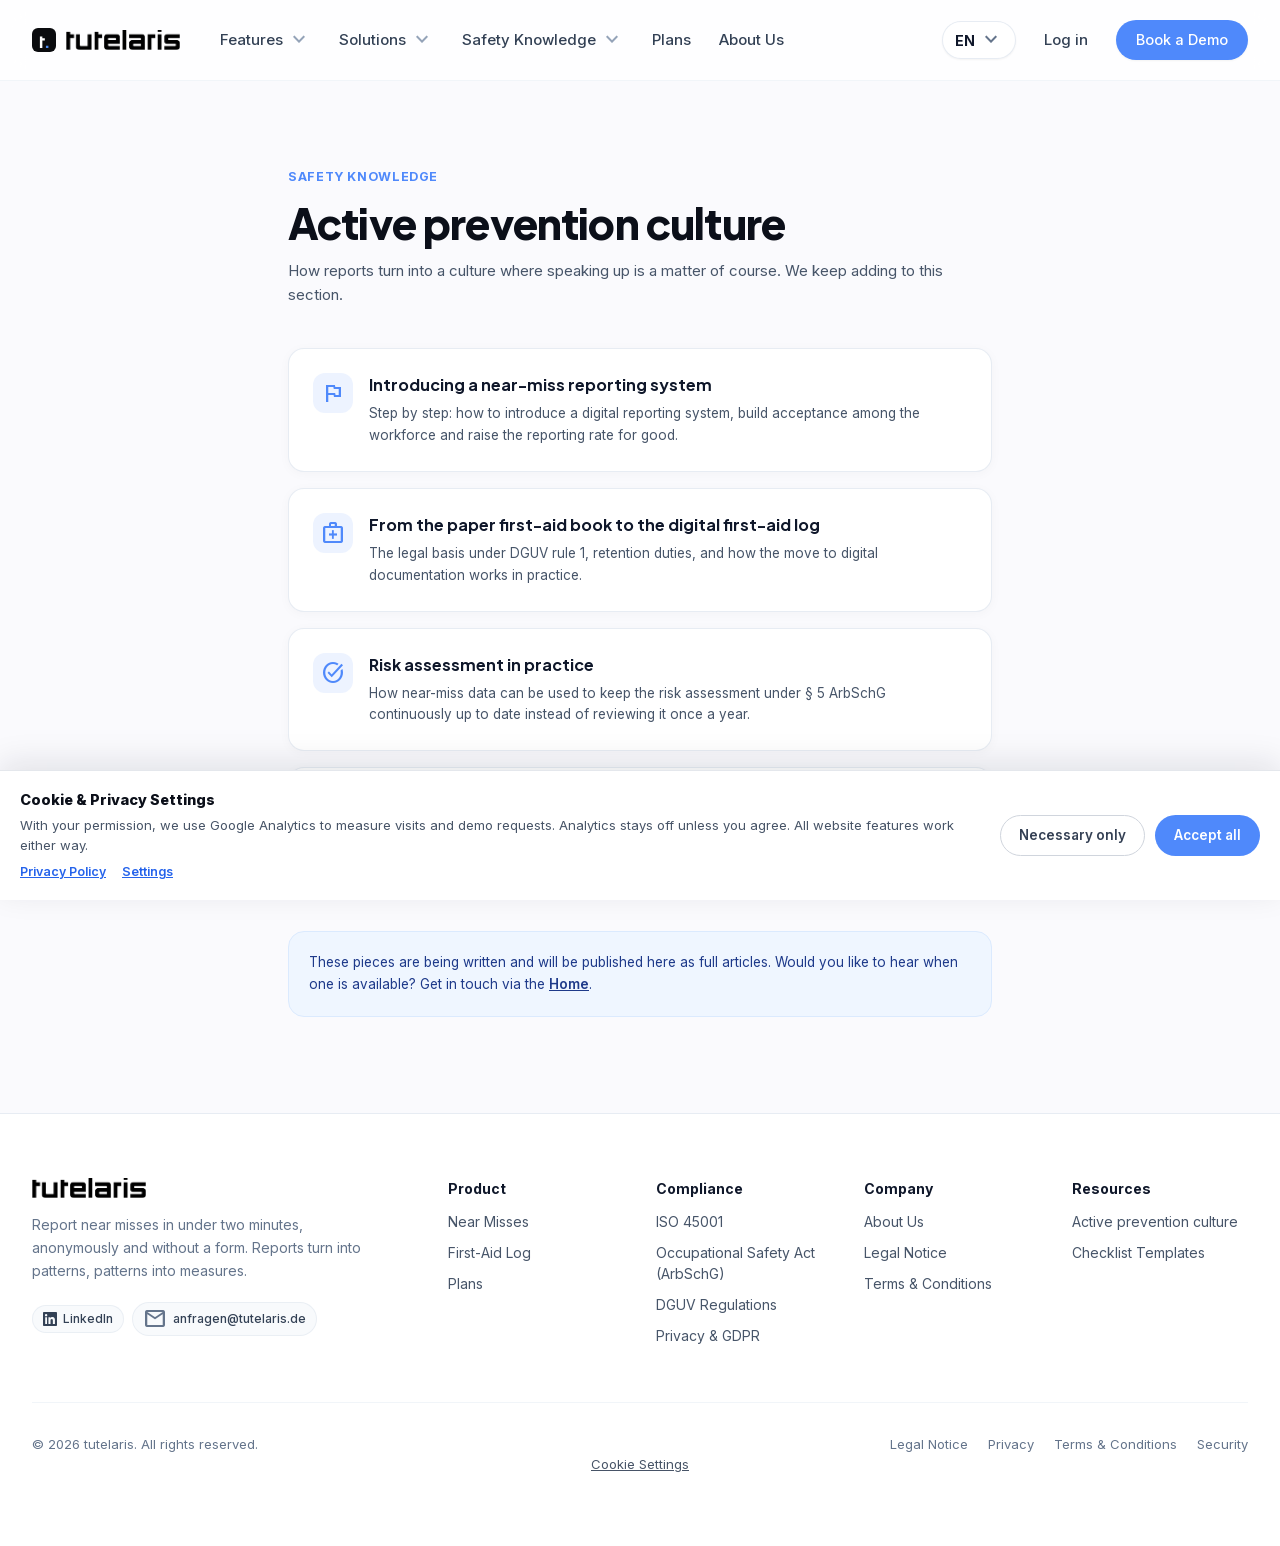
<file: ehs-leitfaeden.html>
<!DOCTYPE html>
<html lang="en">
  <head>
    <meta charset="utf-8">
    <meta content="width=device-width, initial-scale=1.0" name="viewport">
    <meta content="web_standard" name="shell-type">
    <title>tutelaris - Active prevention culture</title>
    <meta name="description" content="Active prevention culture: how reports turn into a culture where speaking up is a matter of course.">
    <link rel="canonical" href="https://tutelarisapp.com/ehs-leitfaeden.html"><link rel="alternate" hreflang="de" href="https://tutelaris.de/ehs-leitfaeden.html"><link rel="alternate" hreflang="en" href="https://tutelarisapp.com/ehs-leitfaeden.html"><link rel="alternate" hreflang="x-default" href="https://tutelaris.de/ehs-leitfaeden.html">
    <link rel="icon" href="https://tutelarisapp.com/favicon.ico" sizes="any"><link rel="icon" type="image/svg+xml" href="https://tutelarisapp.com/favicon.svg"><link rel="apple-touch-icon" href="https://tutelarisapp.com/apple-touch-icon.png">
    <meta name="theme-color" content="#4f89fb">
    <meta property="og:type" content="website">
    <meta property="og:site_name" content="tutelaris">
    <meta property="og:locale" content="de_DE">
    <meta property="og:url" content="https://tutelarisapp.com/ehs-leitfaeden.html">
    <meta property="og:title" content="tutelaris - Active prevention culture">
    <meta property="og:description" content="Active prevention culture: how reports turn into a culture where speaking up is a matter of course.">
    <meta property="og:image" content="https://tutelarisapp.com/og-image.png">
    <meta property="og:image:width" content="1200">
    <meta property="og:image:height" content="630">
    <meta name="twitter:card" content="summary_large_image">
    <meta name="twitter:title" content="tutelaris - Active prevention culture">
    <meta name="twitter:description" content="Active prevention culture: how reports turn into a culture where speaking up is a matter of course.">
    <meta name="twitter:image" content="https://tutelarisapp.com/og-image.png">
    <style>@layer base{html,body{margin:0;padding:0;}body{overscroll-behavior:none;}main>:first-child{margin-top:0!important;}main>:last-child{margin-bottom:0!important;}}::-webkit-scrollbar{display:none;}/* Fenster für Demo-Anfrage und Login: auf kleinen Geräten scrollbar   und kompakter, damit das Formular nicht unten abgeschnitten wird. */#demo-modal{overflow-y:auto;-webkit-overflow-scrolling:touch;overscroll-behavior:contain;}@media (max-width:640px){  #demo-modal>div:last-child{align-items:flex-start;padding:12px;}  .demo-modal-panel{padding:20px 18px;border-radius:20px;}  .demo-modal-panel h3{font-size:20px;line-height:1.25;}  #demo-modal-form{gap:10px;}  #demo-modal-form label{margin-bottom:3px;}  #demo-field-note{min-height:0;height:64px;}  .demo-modal-panel>p{margin-bottom:14px;}}/* Einzeilige Formularfelder: feste Höhe 35px */.form-field{height:35px;padding-top:0;padding-bottom:0;line-height:35px;}.form-field:focus{box-shadow:0 0 0 3px rgba(79,137,251,.15);}.demo-booking-link:hover,.demo-success-booking:hover{color:#1e293b;}button[disabled]{opacity:.6;cursor:default;}/* Nav dropdowns: open on hover/focus with a short fade+slide; click still works on touch */.nav-dropdown-panel{opacity:0;visibility:hidden;transform:translateY(-6px);pointer-events:none;transition:opacity .18s ease,transform .18s ease,visibility .18s;}.nav-dropdown-panel::before{content:"";position:absolute;left:0;right:0;top:-10px;height:10px;}.nav-dropdown:hover>.nav-dropdown-panel,.nav-dropdown:focus-within>.nav-dropdown-panel,.nav-dropdown.is-open>.nav-dropdown-panel{opacity:1;visibility:visible;transform:translateY(0);pointer-events:auto;}.nav-dropdown:hover>.nav-dropdown-btn .material-symbols-outlined,.nav-dropdown.is-open>.nav-dropdown-btn .material-symbols-outlined{transform:rotate(180deg);}@media (prefers-reduced-motion:reduce){.nav-dropdown-panel{transition:none;}}</style><link rel="stylesheet" href="/styles-tailwind.css">
  <script type="application/ld+json">
  {
    "@context": "https://schema.org",
    "@type": "Organization",
    "name": "tutelaris",
    "url": "https://tutelaris.de/",
    "logo": "https://tutelaris.de/tutelaris-logo.svg",
    "description": "tutelaris ist die Plattform für Beinaheunfall-Management, digitales Verbandsbuch und Arbeitsschutz."
  }
  </script>
<link rel="stylesheet" href="assets/fonts/fonts.css">
<link rel="stylesheet" href="site-refinements.css">
</head>
  <body class="bg-[#FAFAFD] font-body text-[#101828] antialiased selection:bg-blue-100 selection:text-blue-900">
    <header class="fixed top-0 left-0 right-0 w-full z-50 bg-white/80 backdrop-blur-md border-b border-slate-100 transition-all">
      
      <div class="h-20 max-w-[80rem] mx-auto px-6 sm:px-8 flex items-center justify-between gap-4">
        <div class="flex items-center gap-10">
          <a class="flex items-center gap-2.5 focus:outline-none" data-path="home" href="index.html">
            <img alt="" aria-hidden="true" class="h-6 w-auto object-contain rounded-md" src="/tutelaris-logo.svg"><img alt="tutelaris" class="h-5 w-auto object-contain" src="/tutelaris-logo-black.png">
  </a>
  <nav class="hidden lg:flex items-center gap-7">
    <div class="relative nav-dropdown">
      <button class="nav-dropdown-btn flex items-center gap-1 text-[15px] font-medium text-slate-700 hover:text-slate-900 py-2" type="button"><span>Features</span> <span class="material-symbols-outlined text-[18px] text-slate-400 transition-transform">expand_more</span></button>
      <div class="nav-dropdown-panel absolute top-full left-0 mt-1 w-64 bg-white rounded-2xl border border-slate-200/80 shadow-lg p-2 z-50">
        <a class="block px-3.5 py-2.5 rounded-xl text-[14px] font-medium text-slate-700 hover:bg-slate-50 hover:text-slate-900" href="index.html#funktionen" data-path="beinaheunfall-management">Near Misses</a>
        <a class="block px-3.5 py-2.5 rounded-xl text-[14px] font-medium text-slate-700 hover:bg-slate-50 hover:text-slate-900" href="index.html#verbandsbuch-modul" data-path="verbandsbuch">First-Aid Log</a>
      </div>
    </div>
    <div class="relative nav-dropdown">
      <button class="nav-dropdown-btn flex items-center gap-1 text-[15px] font-medium text-slate-700 hover:text-slate-900 py-2" type="button"><span>Solutions</span> <span class="material-symbols-outlined text-[18px] text-slate-400 transition-transform">expand_more</span></button>
      <div class="nav-dropdown-panel absolute top-full left-0 mt-1 w-64 bg-white rounded-2xl border border-slate-200/80 shadow-lg p-2 z-50">
        <a class="block px-3.5 py-2.5 rounded-xl text-[14px] font-medium text-slate-700 hover:bg-slate-50 hover:text-slate-900" href="logistik.html" data-path="loesung-logistik">Logistics</a>
        <a class="block px-3.5 py-2.5 rounded-xl text-[14px] font-medium text-slate-700 hover:bg-slate-50 hover:text-slate-900" href="produktion.html" data-path="loesung-produktion">Production</a>
        <a class="block px-3.5 py-2.5 rounded-xl text-[14px] font-medium text-slate-700 hover:bg-slate-50 hover:text-slate-900" href="baugewerbe.html" data-path="loesung-bau">Construction</a>
      </div>
    </div>
    <div class="relative nav-dropdown">
      <button class="nav-dropdown-btn flex items-center gap-1 text-[15px] font-medium text-slate-700 hover:text-slate-900 py-2" type="button"><span>Safety Knowledge</span> <span class="material-symbols-outlined text-[18px] text-slate-400 transition-transform">expand_more</span></button>
      <div class="nav-dropdown-panel absolute top-full left-0 mt-1 w-64 bg-white rounded-2xl border border-slate-200/80 shadow-lg p-2 z-50">
        <a class="block px-3.5 py-2.5 rounded-xl text-[14px] font-medium text-slate-700 hover:bg-slate-50 hover:text-slate-900" href="ehs-leitfaeden.html" data-path="ressourcen">Active prevention culture</a>
        <a class="block px-3.5 py-2.5 rounded-xl text-[14px] font-medium text-slate-700 hover:bg-slate-50 hover:text-slate-900" href="checklisten-vorlagen.html" data-path="ressourcen">Checklist Templates</a>
        </div>
    </div>
    <a class="text-[15px] font-medium text-slate-700 hover:text-slate-900 py-2" data-path="preise" href="preise.html">Plans</a>
    <a class="text-[15px] font-medium text-slate-700 hover:text-slate-900 py-2" data-path="unternehmen" href="ueber-uns.html">About Us</a>
  </nav></div>
  <div class="flex items-center gap-5">
    <div class="relative nav-dropdown hidden sm:block">
      <button class="nav-dropdown-btn flex items-center gap-1 px-3 py-1.5 rounded-full bg-white border border-slate-200/80 shadow-sm text-[14px] font-bold text-slate-900 hover:bg-slate-50" type="button" aria-haspopup="true">EN <span class="material-symbols-outlined text-[18px] text-slate-500 transition-transform">expand_more</span></button>
      <div class="nav-dropdown-panel absolute top-full right-0 mt-2 w-44 bg-white rounded-2xl border border-slate-200/80 shadow-lg p-1.5 z-50">
        <span class="flex items-center gap-2 px-3 py-2 rounded-lg text-[14px] font-bold text-[#4f89fb] bg-blue-50/70" aria-current="true">EN · English</span>
        <a class="flex items-center gap-2 px-3 py-2 rounded-lg text-[14px] font-semibold text-slate-800 hover:bg-slate-50" href="https://tutelaris.de/ehs-leitfaeden.html" hreflang="de">DE · Deutsch</a>
      </div>
    </div>
    
    
    <a class="hidden sm:inline-flex text-[15px] font-medium text-slate-700 hover:text-slate-900 px-2 py-1" data-path="login" href="https://app.tutelaris.de/?lang=en">Log in</a>
    <a class="demo-open-btn inline-flex items-center justify-center bg-[#4f89fb] hover:bg-[#3d75e6] text-white font-medium text-[14.5px] px-5 py-2.5 rounded-full shadow-sm hover:shadow-md transition-all h-10" data-path="demo-anfragen" href="https://meetings-na2.hubspot.com/andrei-piatrouski" target="_blank" rel="noopener">Book a Demo</a>
    <button class="mobile-nav-toggle lg:hidden flex items-center justify-center w-10 h-10 rounded-full border border-slate-200 text-slate-700" type="button" aria-expanded="false" aria-label="Menü öffnen">
      <span class="material-symbols-outlined text-[22px]">menu</span>
    </button>
  </div></div>
  <div class="mobile-nav-panel hidden lg:hidden border-t border-slate-100 bg-white px-6 py-4 max-h-[calc(100vh-5rem)] overflow-y-auto">
    <div class="flex flex-col gap-1">
      <div class="mobile-accordion">
        <button type="button" class="mobile-accordion-btn w-full flex items-center justify-between px-2 py-2.5 rounded-lg text-[15px] font-medium text-slate-700 hover:bg-slate-50">
          <span>Features</span>
          <span class="material-symbols-outlined text-[20px] text-slate-400 transition-transform">expand_more</span>
        </button>
        <div class="mobile-accordion-panel hidden flex-col ml-2 pl-3 border-l border-slate-100">
          <a class="px-3 py-2 rounded-lg text-[14px] text-slate-600 hover:bg-slate-50 hover:text-slate-900" href="index.html#funktionen" data-path="beinaheunfall-management">Near Misses</a>
          <a class="px-3 py-2 rounded-lg text-[14px] text-slate-600 hover:bg-slate-50 hover:text-slate-900" href="index.html#verbandsbuch-modul" data-path="verbandsbuch">First-Aid Log</a>
        </div>
      </div>
      <div class="mobile-accordion">
        <button type="button" class="mobile-accordion-btn w-full flex items-center justify-between px-2 py-2.5 rounded-lg text-[15px] font-medium text-slate-700 hover:bg-slate-50">
          <span>Solutions</span>
          <span class="material-symbols-outlined text-[20px] text-slate-400 transition-transform">expand_more</span>
        </button>
        <div class="mobile-accordion-panel hidden flex-col ml-2 pl-3 border-l border-slate-100">
          <a class="px-3 py-2 rounded-lg text-[14px] text-slate-600 hover:bg-slate-50 hover:text-slate-900" href="logistik.html" data-path="loesung-logistik">Logistics</a>
          <a class="px-3 py-2 rounded-lg text-[14px] text-slate-600 hover:bg-slate-50 hover:text-slate-900" href="produktion.html" data-path="loesung-produktion">Production</a>
          <a class="px-3 py-2 rounded-lg text-[14px] text-slate-600 hover:bg-slate-50 hover:text-slate-900" href="baugewerbe.html" data-path="loesung-bau">Construction</a>
        </div>
      </div>
      <div class="mobile-accordion">
        <button type="button" class="mobile-accordion-btn w-full flex items-center justify-between px-2 py-2.5 rounded-lg text-[15px] font-medium text-slate-700 hover:bg-slate-50">
          <span>Safety Knowledge</span>
          <span class="material-symbols-outlined text-[20px] text-slate-400 transition-transform">expand_more</span>
        </button>
        <div class="mobile-accordion-panel hidden flex-col ml-2 pl-3 border-l border-slate-100">
          <a class="px-3 py-2 rounded-lg text-[14px] text-slate-600 hover:bg-slate-50 hover:text-slate-900" href="ehs-leitfaeden.html" data-path="ressourcen">Active prevention culture</a>
          <a class="px-3 py-2 rounded-lg text-[14px] text-slate-600 hover:bg-slate-50 hover:text-slate-900" href="checklisten-vorlagen.html" data-path="ressourcen">Checklist Templates</a>
          </div>
      </div>
      <a class="px-2 py-2.5 rounded-lg text-[15px] font-medium text-slate-700 hover:bg-slate-50" href="preise.html" data-path="preise">Plans</a>
      <a class="px-2 py-2.5 rounded-lg text-[15px] font-medium text-slate-700 hover:bg-slate-50" href="ueber-uns.html" data-path="unternehmen">About Us</a>
      <div class="border-t border-slate-100 my-2"></div>
      <a class="px-2 py-2.5 rounded-lg text-[15px] font-medium text-slate-700 hover:bg-slate-50" href="https://app.tutelaris.de/?lang=en" data-path="login">Log in</a>
      <div class="px-2 py-2.5">
        <span class="text-[13px] font-semibold uppercase tracking-wide text-slate-400">Language</span>
        <div class="mt-2 flex flex-col gap-1">
          <span class="flex items-center gap-2 px-3 py-2 rounded-lg text-[14px] font-bold text-[#4f89fb] bg-blue-50/70" aria-current="true">EN · English</span>
          <a class="flex items-center gap-2 px-3 py-2 rounded-lg text-[14px] font-semibold text-slate-800 hover:bg-slate-50" href="https://tutelaris.de/ehs-leitfaeden.html" hreflang="de">DE · Deutsch</a>
        </div>
      </div>
      
      
      <a class="demo-open-btn mt-2 inline-flex items-center justify-center bg-[#4f89fb] hover:bg-[#3d75e6] text-white font-medium text-[15px] px-5 py-3 rounded-full shadow-sm transition-all" data-path="demo-anfragen" href="https://meetings-na2.hubspot.com/andrei-piatrouski" target="_blank" rel="noopener">Book a Demo</a>
    </div>
  </div>
    </header><main class="w-full pt-[168px] pb-24 bg-[#FAFAFD] min-h-screen overflow-x-hidden">
<div class="max-w-3xl mx-auto px-6 sm:px-8">
<span class="text-[12.5px] font-bold uppercase tracking-wider text-[#4f89fb] block mb-3">Safety Knowledge</span>
<h1 class="font-headline text-[32px] sm:text-[42px] font-[900] tracking-[-0.02em] text-[#0b0f19] leading-[1.15] mb-3">Active prevention culture</h1>
<p class="text-[15px] text-slate-600 mb-10 max-w-2xl leading-relaxed">How reports turn into a culture where speaking up is a matter of course. We keep adding to this section.</p>

<div class="space-y-4">

<div class="bg-white p-6 rounded-2xl border border-slate-200/80 shadow-[0_2px_12px_rgba(0,0,0,0.03)] flex items-start gap-4">
<div class="w-10 h-10 rounded-xl bg-[#4f89fb]/10 flex items-center justify-center shrink-0"><span class="material-symbols-outlined text-[#4f89fb] text-[20px]">flag</span></div>
<div>
<h3 class="font-headline text-[16px] font-bold text-slate-900 mb-1.5">Introducing a near-miss reporting system</h3>
<p class="text-[13.5px] text-slate-600 leading-relaxed">Step by step: how to introduce a digital reporting system, build acceptance among the workforce and raise the reporting rate for good.</p>
</div>
</div>

<div class="bg-white p-6 rounded-2xl border border-slate-200/80 shadow-[0_2px_12px_rgba(0,0,0,0.03)] flex items-start gap-4">
<div class="w-10 h-10 rounded-xl bg-[#4f89fb]/10 flex items-center justify-center shrink-0"><span class="material-symbols-outlined text-[#4f89fb] text-[20px]">medical_services</span></div>
<div>
<h3 class="font-headline text-[16px] font-bold text-slate-900 mb-1.5">From the paper first-aid book to the digital first-aid log</h3>
<p class="text-[13.5px] text-slate-600 leading-relaxed">The legal basis under DGUV rule 1, retention duties, and how the move to digital documentation works in practice.</p>
</div>
</div>

<div class="bg-white p-6 rounded-2xl border border-slate-200/80 shadow-[0_2px_12px_rgba(0,0,0,0.03)] flex items-start gap-4">
<div class="w-10 h-10 rounded-xl bg-[#4f89fb]/10 flex items-center justify-center shrink-0"><span class="material-symbols-outlined text-[#4f89fb] text-[20px]">task_alt</span></div>
<div>
<h3 class="font-headline text-[16px] font-bold text-slate-900 mb-1.5">Risk assessment in practice</h3>
<p class="text-[13.5px] text-slate-600 leading-relaxed">How near-miss data can be used to keep the risk assessment under § 5 ArbSchG continuously up to date instead of reviewing it once a year.</p>
</div>
</div>

<div class="bg-white p-6 rounded-2xl border border-slate-200/80 shadow-[0_2px_12px_rgba(0,0,0,0.03)] flex items-start gap-4">
<div class="w-10 h-10 rounded-xl bg-[#4f89fb]/10 flex items-center justify-center shrink-0"><span class="material-symbols-outlined text-[#4f89fb] text-[20px]">verified_user</span></div>
<div>
<h3 class="font-headline text-[16px] font-bold text-slate-900 mb-1.5">Introducing ISO 45001: the roadmap</h3>
<p class="text-[13.5px] text-slate-600 leading-relaxed">An overview of the steps for introducing a safety management system to ISO 45001, from context analysis to the certification audit.</p>
</div>
</div>

</div>

<div class="mt-10 rounded-2xl border border-blue-100 bg-blue-50 p-5 text-[13.5px] text-blue-900 leading-relaxed">
<span>These pieces are being written and will be published here as full articles. Would you like to hear when one is available? Get in touch via the</span> <a class="font-semibold underline" href="index.html">Home</a>.
</div>

</div>
</main>
<footer class="w-full bg-white border-t border-slate-200/80 pt-16 pb-12"><div class="max-w-[80rem] mx-auto px-6 sm:px-8"><div class="grid grid-cols-2 md:grid-cols-3 lg:grid-cols-6 gap-8 pb-14 border-b border-slate-100"><div class="col-span-2 md:col-span-3 lg:col-span-2 flex flex-col gap-4 pr-6"><div class="flex items-center gap-2.5"><img alt="tutelaris" class="h-5 w-auto object-contain" src="/tutelaris-logo-black.png"></div><p class="text-[14px] text-slate-500 max-w-sm leading-relaxed">Report near misses in under two minutes, anonymously and without a form. Reports turn into patterns, patterns into measures.</p><div class="flex flex-wrap items-center gap-2 pt-1"><a class="inline-flex items-center gap-1.5 px-2.5 py-1 rounded-full bg-slate-50 text-slate-700 text-[12px] font-medium border border-slate-200/60 hover:bg-slate-100 transition-colors" href="https://www.linkedin.com/company/tutelaris/" target="_blank" rel="noopener" aria-label="tutelaris auf LinkedIn"><svg width="14" height="14" viewBox="0 0 24 24" fill="currentColor" aria-hidden="true"><path d="M22.225 0H1.771C.792 0 0 .77 0 1.723v20.547C0 23.23.792 24 1.771 24h20.451C23.2 24 24 23.23 24 22.27V1.723C24 .77 23.2 0 22.222 0h.003zM6.905 20.452H3.77V9h3.135v11.452zM5.337 7.433a2.062 2.062 0 1 1 0-4.124 2.062 2.062 0 0 1 0 4.124zM20.447 20.452h-3.554v-5.569c0-1.328-.027-3.037-1.852-3.037-1.853 0-2.136 1.445-2.136 2.939v5.667H9.35V9h3.414v1.561h.049c.476-.9 1.637-1.852 3.368-1.852 3.6 0 4.266 2.37 4.266 5.456v6.287z"/></svg>LinkedIn</a><a class="inline-flex items-center gap-1.5 px-2.5 py-1 rounded-full bg-slate-50 text-slate-700 text-[12px] font-medium border border-slate-200/60 hover:bg-slate-100 transition-colors" href="mailto:anfragen@tutelaris.de"><span class="material-symbols-outlined text-[15px] text-slate-500">mail</span>anfragen@tutelaris.de</a></div></div><div class="flex flex-col gap-3"><span class="text-[14px] font-bold text-slate-900">Product</span><div class="flex flex-col gap-2.5 text-[14px] text-slate-600"><a class="hover:text-slate-900 transition-colors" data-path="beinaheunfall-management" href="index.html#funktionen">Near Misses</a><a class="hover:text-slate-900 transition-colors" data-path="verbandsbuch" href="index.html#verbandsbuch-modul">First-Aid Log</a><a class="hover:text-slate-900 transition-colors" data-path="preise" href="preise.html">Plans</a></div></div><div class="flex flex-col gap-3"><span class="text-[14px] font-bold text-slate-900">Compliance</span><div class="flex flex-col gap-2.5 text-[14px] text-slate-600"><a class="hover:text-slate-900 transition-colors" data-path="compliance-iso-45001" href="iso-45001.html">ISO 45001</a><a class="hover:text-slate-900 transition-colors" data-path="compliance-arbschg" href="arbeitsschutzgesetz.html">Occupational Safety Act (ArbSchG)</a><a class="hover:text-slate-900 transition-colors" data-path="compliance-dguv" href="dguv-vorschriften.html">DGUV Regulations</a><a class="hover:text-slate-900 transition-colors" data-path="compliance-datenschutz" href="https://tutelaris.de/datenschutz.html">Privacy &amp; GDPR</a></div></div><div class="flex flex-col gap-3"><span class="text-[14px] font-bold text-slate-900">Company</span><div class="flex flex-col gap-2.5 text-[14px] text-slate-600"><a class="hover:text-slate-900 transition-colors" data-path="unternehmen" href="ueber-uns.html">About Us</a><a class="hover:text-slate-900 transition-colors" data-path="impressum" href="https://tutelaris.de/impressum.html">Legal Notice</a><a class="hover:text-slate-900 transition-colors" data-path="agb" href="https://tutelaris.de/agb.html">Terms &amp; Conditions</a></div></div><div class="flex flex-col gap-3"><span class="text-[14px] font-bold text-slate-900">Resources</span><div class="flex flex-col gap-2.5 text-[14px] text-slate-600"><a class="hover:text-slate-900 transition-colors" data-path="ehs-leitfaeden" href="ehs-leitfaeden.html">Active prevention culture</a><a class="hover:text-slate-900 transition-colors" data-path="checklisten-vorlagen" href="checklisten-vorlagen.html">Checklist Templates</a></div></div></div><div class="pt-8 flex flex-col sm:flex-row items-center justify-between gap-4 text-[13px] text-slate-500"><div class="">© 2026 tutelaris. All rights reserved.</div><div class="flex items-center gap-5"><a class="hover:text-slate-900 transition-colors" href="https://tutelaris.de/impressum.html">Legal Notice</a><a class="hover:text-slate-900 transition-colors" href="https://tutelaris.de/datenschutz.html">Privacy</a><a class="hover:text-slate-900 transition-colors" href="https://tutelaris.de/agb.html">Terms &amp; Conditions</a><a class="hover:text-slate-900 transition-colors" href="sicherheit.html">Security</a></div></div></div><button type="button" class="privacy-settings" onclick="window.tutCookieConsent.openSettings()">Cookie Settings</button></footer>

<!-- DEMO BOOKING MODAL -->
<div id="demo-modal" class="fixed inset-0 z-[100] hidden">
  <div class="demo-modal-backdrop absolute inset-0 bg-slate-900/60 backdrop-blur-sm"></div>
  <div class="relative min-h-full flex items-center justify-center p-4 sm:p-6">
    <div class="demo-modal-panel relative w-full max-w-md bg-white rounded-[28px] shadow-2xl p-7 sm:p-8">
      <button type="button" class="demo-modal-close absolute top-5 right-5 w-9 h-9 rounded-full flex items-center justify-center text-slate-400 hover:text-slate-700 hover:bg-slate-100 transition-colors" aria-label="Schließen">
        <span class="material-symbols-outlined text-[20px]">close</span>
      </button>
      <div class="w-11 h-11 rounded-xl overflow-hidden mb-4">
        <img src="/tutelaris-logo.svg" alt="tutelaris" class="w-full h-full object-cover">
      </div>
      <h3 class="font-headline text-[24px] font-extrabold text-[#0b0f19] tracking-tight mb-1.5">Book a Demo</h3>
      <p class="text-[14px] text-slate-500 mb-6">Tell us briefly about yourself – we will get back to you within one working day.</p>
      <form id="demo-modal-form" class="flex flex-col gap-4" novalidate>
        <div>
          <label for="demo-field-email" class="block text-[13px] font-semibold text-slate-700 mb-1.5">Business email *</label>
          <input id="demo-field-email" name="email" type="email" required placeholder="name@company.com" class="w-full px-4 form-field text-[14.5px] text-slate-900 placeholder:text-slate-400 bg-white border border-slate-200 rounded-lg focus:outline-none focus:border-[#4f89fb] focus:ring-2 transition-all">
          <p id="demo-field-email-error" class="hidden mt-1.5 text-[12.5px] text-red-600 flex items-center gap-1"><span class="material-symbols-outlined text-[14px]">error</span><span>Please enter a valid address.</span></p>
        </div>
        <div>
          <label for="demo-field-company" class="block text-[13px] font-semibold text-slate-700 mb-1.5">Organisation *</label>
          <input id="demo-field-company" name="company" type="text" required placeholder="Company name" class="w-full px-4 form-field text-[14.5px] text-slate-900 placeholder:text-slate-400 bg-white border border-slate-200 rounded-lg focus:outline-none focus:border-[#4f89fb] focus:ring-2 transition-all">
          <p id="demo-field-company-error" class="hidden mt-1.5 text-[12.5px] text-red-600 flex items-center gap-1"><span class="material-symbols-outlined text-[14px]">error</span><span>Please tell us your organisation.</span></p>
        </div>
        <div>
          <label for="demo-field-note" class="block text-[13px] font-semibold text-slate-700 mb-1.5">How are incidents recorded at your site today? <span class="text-slate-400 font-normal">(optional)</span></label>
          <textarea id="demo-field-note" name="note" rows="3" placeholder="e.g. paper form, PDF on the intranet, spreadsheet, not at all" class="w-full px-4 py-2.75 text-[14.5px] text-slate-900 placeholder:text-slate-400 bg-white border border-slate-200 rounded-lg focus:outline-none focus:border-[#4f89fb] focus:ring-2 transition-all"></textarea>
        </div>
        <div>
          <label for="demo-field-name" class="block text-[13px] font-semibold text-slate-700 mb-1.5">Name <span class="text-slate-400 font-normal">(optional)</span></label>
          <input id="demo-field-name" name="name" type="text" placeholder="First and last name" class="w-full px-4 form-field text-[14.5px] text-slate-900 placeholder:text-slate-400 bg-white border border-slate-200 rounded-lg focus:outline-none focus:border-[#4f89fb] focus:ring-2 transition-all">
        </div>
        <p id="demo-form-error" class="hidden text-[12.5px] text-red-600 flex items-start gap-1.5"><span class="material-symbols-outlined text-[15px]">error</span><span>Sending failed. Please email anfragen@tutelaris.de or pick a time directly.</span></p>
        <button type="submit" class="mt-2 w-full inline-flex items-center justify-center gap-2 bg-[#4f89fb] hover:bg-[#3d75e6] text-white font-semibold text-[15px] px-6 py-3 rounded-xl transition-colors">
          <span>Send request</span>
          <span class="material-symbols-outlined text-[18px]">arrow_forward</span>
        </button>
        <a class="demo-booking-link text-center text-[13px] font-medium text-slate-500 transition-colors" href="https://meetings-na2.hubspot.com/andrei-piatrouski" target="_blank" rel="noopener">Rather pick a time directly</a>
        <p class="text-[11.5px] text-slate-400 text-center leading-relaxed"><span>We use your details solely to process your request.</span> <a href="https://tutelaris.de/datenschutz.html" class="underline hover:text-slate-600">Privacy</a></p>
      </form>
      <div id="demo-modal-success" class="hidden text-center py-4">
        <div class="w-14 h-14 rounded-full bg-emerald-50 flex items-center justify-center mx-auto mb-4">
          <span class="material-symbols-outlined text-emerald-600 text-[28px]">check_circle</span>
        </div>
        <h3 class="font-headline text-[20px] font-extrabold text-[#0b0f19] mb-1.5">Request sent</h3>
        <p class="text-[14px] text-slate-500">Thank you – we will get back to you within one working day. You can also pick a time directly.</p>
        <a class="demo-success-booking mt-5 inline-flex items-center justify-center gap-2 bg-[#4f89fb] hover:bg-[#3d75e6] text-white font-semibold text-[14.5px] px-5 py-2.5 rounded-xl transition-colors" href="https://meetings-na2.hubspot.com/andrei-piatrouski" target="_blank" rel="noopener">Pick a time</a>
      </div>

    </div>
  </div>
</div>

<script>
(function () {
  // ---- Nav dropdowns (Funktionen, Lösungen, Sicherheitswissen, Über uns, DE) ----
  var dropdowns = document.querySelectorAll('.nav-dropdown');
  function closeAllDropdowns(except) {
    dropdowns.forEach(function (dd) {
      if (dd === except) return;
      dd.classList.remove('is-open');
    });
  }
  dropdowns.forEach(function (dd) {
    var btn = dd.querySelector('.nav-dropdown-btn');
    var panel = dd.querySelector('.nav-dropdown-panel');
    if (!btn || !panel) return;
    btn.addEventListener('click', function (e) {
      e.stopPropagation();
      var wasOpen = dd.classList.contains('is-open');
      closeAllDropdowns(dd);
      dd.classList.toggle('is-open', !wasOpen);
    });
  });
  document.addEventListener('click', function () { closeAllDropdowns(null); });



  // ---- Mobile nav toggle ----
  var mobileToggle = document.querySelector('.mobile-nav-toggle');
  var mobilePanel = document.querySelector('.mobile-nav-panel');

  function closeMobilePanel() {
    if (!mobileToggle || !mobilePanel) return;
    mobilePanel.classList.add('hidden');
    mobileToggle.setAttribute('aria-expanded', 'false');
    mobileToggle.querySelector('.material-symbols-outlined').textContent = 'menu';
    mobilePanel.querySelectorAll('.mobile-accordion-panel').forEach(function (p) { p.classList.add('hidden'); p.classList.remove('flex'); });
    mobilePanel.querySelectorAll('.mobile-accordion-btn .material-symbols-outlined').forEach(function (icon) { icon.classList.remove('rotate-180'); });
  }

  if (mobileToggle && mobilePanel) {
    mobileToggle.addEventListener('click', function () {
      var isHidden = mobilePanel.classList.contains('hidden');
      if (isHidden) {
        mobilePanel.classList.remove('hidden');
        mobileToggle.setAttribute('aria-expanded', 'true');
        mobileToggle.querySelector('.material-symbols-outlined').textContent = 'close';
      } else {
        closeMobilePanel();
      }
    });

    // Accordion sections (Funktionen, Lösungen, Sicherheitswissen)
    mobilePanel.querySelectorAll('.mobile-accordion-btn').forEach(function (btn) {
      var panel = btn.nextElementSibling;
      btn.addEventListener('click', function () {
        var isHidden = panel.classList.contains('hidden');
        panel.classList.toggle('hidden', !isHidden);
        panel.classList.toggle('flex', isHidden);
        var icon = btn.querySelector('.material-symbols-outlined');
        if (icon) icon.classList.toggle('rotate-180', isHidden);
      });
    });

    // Close the panel after following an actual link (not accordion toggles or the lang switch)
    mobilePanel.querySelectorAll('a').forEach(function (a) {
      a.addEventListener('click', function () {
        closeMobilePanel();
      });
    });
  }

  // ---- Email validation (replaces the browser's native validation bubble) ----
  // Stricter than the native type="email" check, which accepts addresses
  // without a top-level domain (e.g. "xx@yy"), require user@domain.tld.
  function isValidEmail(value) {
    return /^[^\s@]+@[^\s@]+\.[^\s@]{2,}$/.test((value || '').trim());
  }
  function showPillError(f) {
    f.classList.remove(f.dataset.baseBorder);
    f.classList.add('border-red-400');
    var errorEl = f.parentElement.querySelector('.demo-email-error');
    if (errorEl) errorEl.classList.remove('hidden');
  }
  function clearPillError(f) {
    f.classList.remove('border-red-400');
    f.classList.add(f.dataset.baseBorder);
    var errorEl = f.parentElement.querySelector('.demo-email-error');
    if (errorEl) errorEl.classList.add('hidden');
  }

  document.querySelectorAll('.demo-trigger-form').forEach(function (f) {
    var input = f.querySelector('.demo-email-input');
    if (!input) return;
    f.dataset.baseBorder = f.classList.contains('border-slate-300') ? 'border-slate-300' : 'border-slate-200';
    input.addEventListener('input', function () { clearPillError(f); });
  });

  // ---- Demo modal ----
  var modal = document.getElementById('demo-modal');
  var form = document.getElementById('demo-modal-form');
  var success = document.getElementById('demo-modal-success');
  var emailField = document.getElementById('demo-field-email');
  var emailFieldError = document.getElementById('demo-field-email-error');

  function showModalEmailError() {
    emailField.classList.remove('border-slate-200');
    emailField.classList.add('border-red-400');
    if (emailFieldError) emailFieldError.classList.remove('hidden');
  }
  function clearModalEmailError() {
    emailField.classList.remove('border-red-400');
    emailField.classList.add('border-slate-200');
    if (emailFieldError) emailFieldError.classList.add('hidden');
  }
  if (emailField) emailField.addEventListener('input', clearModalEmailError);

  function openDemoModal(prefillEmail) {
    if (!modal) return;
    form.classList.remove('hidden');
    success.classList.add('hidden');
    form.reset();
    clearModalEmailError();
    if (prefillEmail) emailField.value = prefillEmail;
    modal.classList.remove('hidden');
    document.body.style.overflow = 'hidden';
    setTimeout(function () { emailField.focus(); }, 50);
  }
  function closeDemoModal() {
    if (!modal) return;
    modal.classList.add('hidden');
    document.body.style.overflow = '';
  }

  // ---- HubSpot ----
  // Portal-ID und Form-GUID stehen im Einbettungscode des HubSpot-Formulars
  // (Marketing > Formulare > Einbetten). Solange sie leer sind, kann das
  // Formular nicht senden und zeigt stattdessen den Fehlerhinweis.
  var HUBSPOT_PORTAL_ID = '247446944';
  var HUBSPOT_FORM_GUID = 'ad94d29c-b621-424a-b731-f0c27cc00909';
  var MEETING_URL = 'https://meetings-na2.hubspot.com/andrei-piatrouski';

  function bookingUrl(email) {
    return email ? MEETING_URL + '?email=' + encodeURIComponent(email) : MEETING_URL;
  }

  // "Demo anfragen" öffnet das Formular; der href bleibt als Rückfallebene ohne JS.
  document.querySelectorAll('.demo-open-btn').forEach(function (el) {
    el.addEventListener('click', function (e) {
      e.preventDefault();
      openDemoModal('');
    });
  });

  // Email-Pill: Adresse prüfen, dann Formular mit vorausgefüllter Adresse öffnen
  document.querySelectorAll('.demo-trigger-form').forEach(function (f) {
    f.addEventListener('submit', function (e) {
      e.preventDefault();
      var input = f.querySelector('.demo-email-input');
      if (input && !isValidEmail(input.value)) {
        showPillError(f);
        input.focus();
        return;
      }
      clearPillError(f);
      openDemoModal(input ? input.value.trim() : '');
    });
  });



  // Terminlink: E-Mail aus dem Formular mitgeben, bevor HubSpot geöffnet wird
  document.querySelectorAll('.demo-booking-link, .demo-success-booking').forEach(function (el) {
    el.addEventListener('click', function () {
      var emailEl = document.getElementById('demo-field-email');
      el.setAttribute('href', bookingUrl(emailEl ? emailEl.value.trim() : ''));
    });
  });

  if (modal) {
    modal.querySelector('.demo-modal-backdrop').addEventListener('click', closeDemoModal);
    modal.querySelector('.demo-modal-close').addEventListener('click', closeDemoModal);
    document.addEventListener('keydown', function (e) {
      if (e.key === 'Escape') closeDemoModal();
    });
  }

  if (form) {
    form.addEventListener('submit', function (e) {
      e.preventDefault();
      if (emailField && !isValidEmail(emailField.value)) {
        showModalEmailError();
        emailField.focus();
        return;
      }
      clearModalEmailError();

      var companyField = document.getElementById('demo-field-company');
      var companyError = document.getElementById('demo-field-company-error');
      if (companyField && !companyField.value.trim()) {
        if (companyError) companyError.classList.remove('hidden');
        companyField.focus();
        return;
      }
      if (companyError) companyError.classList.add('hidden');

      var formError = document.getElementById('demo-form-error');
      var submitBtn = form.querySelector('button[type="submit"]');
      var val = function (id) {
        var el = document.getElementById(id);
        return el ? el.value.trim() : '';
      };
      var email = val('demo-field-email');
      var note = val('demo-field-note');
      var message = note;

      var fields = [
        { name: 'email', value: email },
        { name: 'company', value: val('demo-field-company') }
      ];
      if (val('demo-field-name')) fields.push({ name: 'firstname', value: val('demo-field-name') });
      if (message) fields.push({ name: 'message', value: message });

      if (!HUBSPOT_PORTAL_ID || !HUBSPOT_FORM_GUID) {
        if (formError) formError.classList.remove('hidden');
        return;
      }

      if (formError) formError.classList.add('hidden');
      if (submitBtn) submitBtn.disabled = true;

      fetch('https://api.hsforms.com/submissions/v3/integration/submit/' +
            HUBSPOT_PORTAL_ID + '/' + HUBSPOT_FORM_GUID, {
        method: 'POST',
        headers: { 'Content-Type': 'application/json' },
        body: JSON.stringify({
          fields: fields,
          context: { pageUri: window.location.href, pageName: document.title }
        })
      }).then(function (res) {
        if (!res.ok) throw new Error('HubSpot antwortete mit ' + res.status);
        window.tutAnalytics && window.tutAnalytics.track('generate_lead');
        var link = success.querySelector('.demo-success-booking');
        if (link) link.setAttribute('href', bookingUrl(email));
        form.classList.add('hidden');
        success.classList.remove('hidden');
      }).catch(function (err) {
        window.tutAnalytics && window.tutAnalytics.track('demo_submit_error');
        console.error('[tutelaris] Formular konnte nicht gesendet werden:', err);
        if (formError) formError.classList.remove('hidden');
      }).then(function () {
        if (submitBtn) submitBtn.disabled = false;
      });
    });
  }
})();
</script>



<script defer src="cookie-consent.js"></script>
<script defer src="analytics.js"></script>
</body></html>
</file>
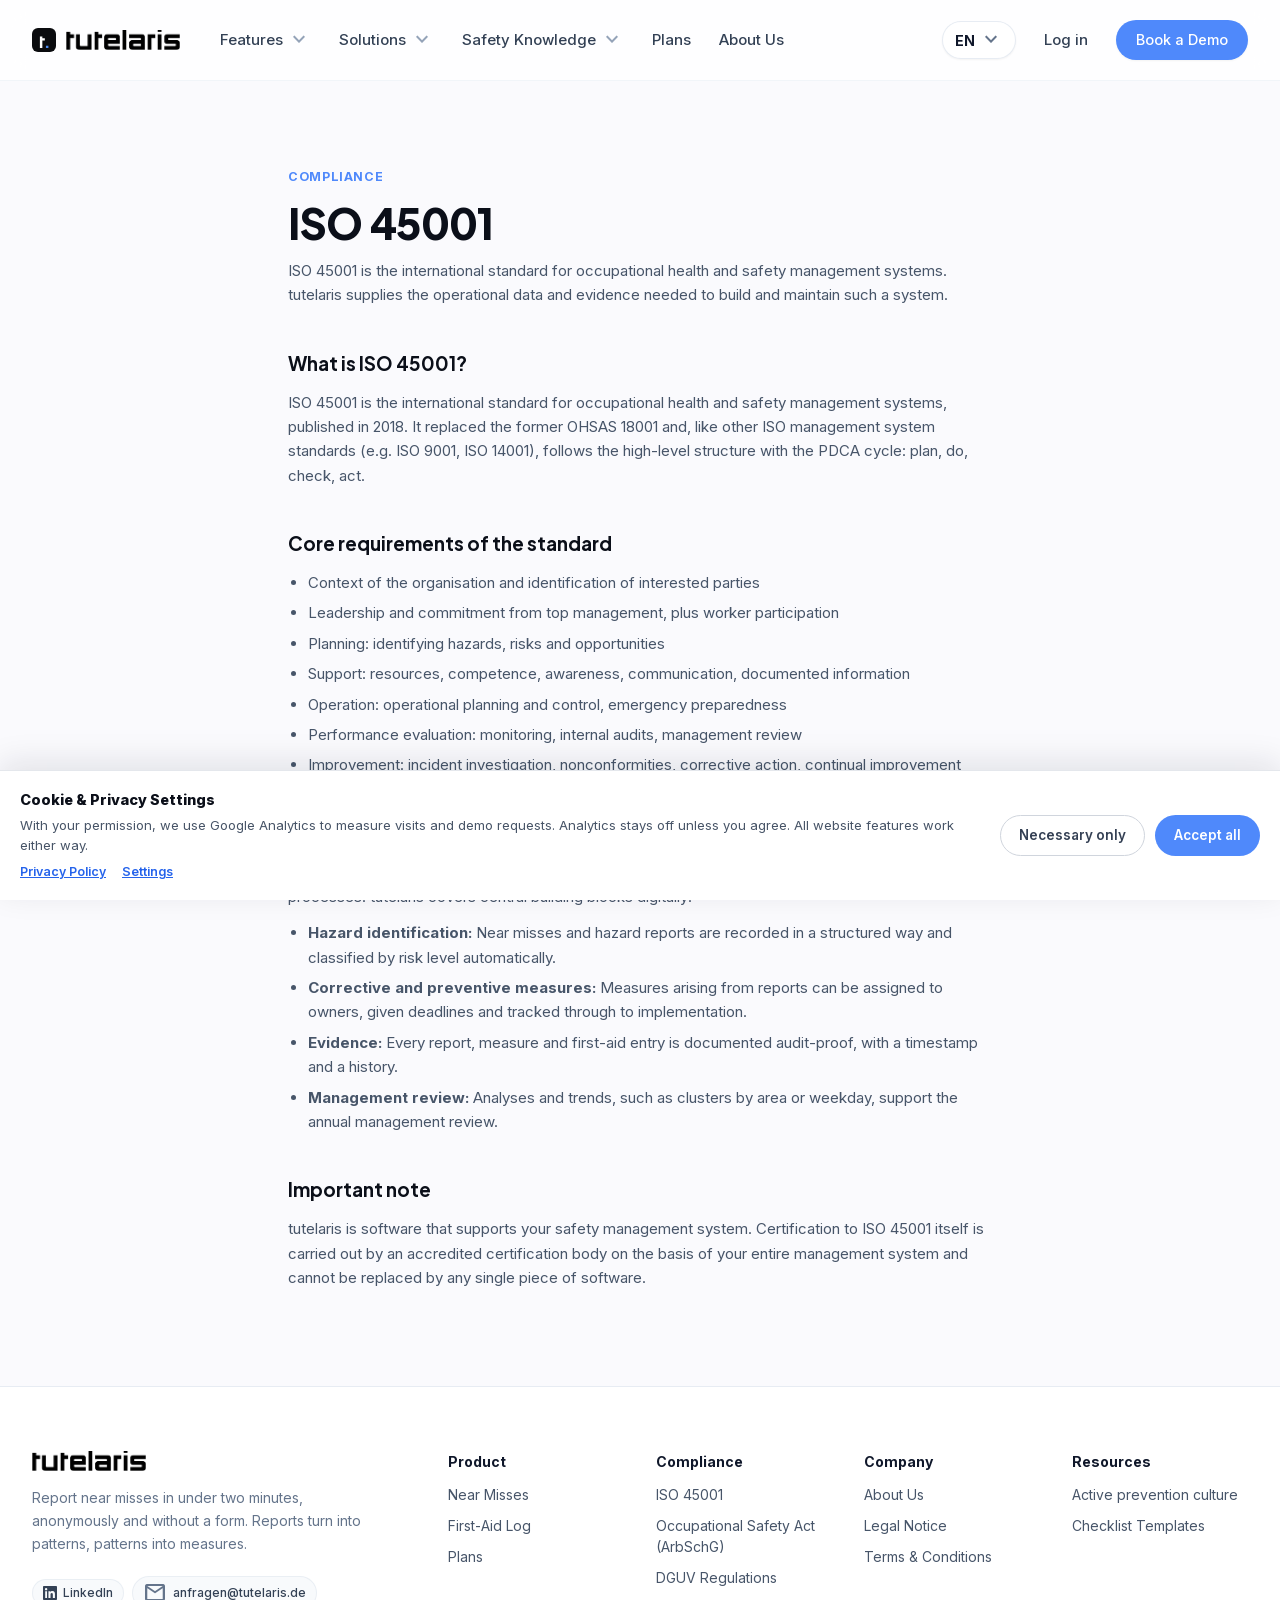
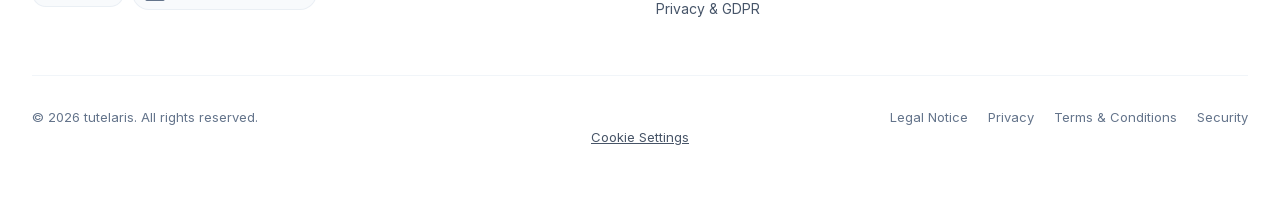
<file: iso-45001.html>
<!DOCTYPE html>
<html lang="en">
  <head>
    <meta charset="utf-8">
    <meta content="width=device-width, initial-scale=1.0" name="viewport">
    <meta content="web_standard" name="shell-type">
    <title>tutelaris - ISO 45001</title>
    <meta name="description" content="ISO 45001: what the standard requires and which building blocks tutelaris covers digitally.">
    <link rel="canonical" href="https://tutelarisapp.com/iso-45001.html"><link rel="alternate" hreflang="de" href="https://tutelaris.de/iso-45001.html"><link rel="alternate" hreflang="en" href="https://tutelarisapp.com/iso-45001.html"><link rel="alternate" hreflang="x-default" href="https://tutelaris.de/iso-45001.html">
    <link rel="icon" href="https://tutelarisapp.com/favicon.ico" sizes="any"><link rel="icon" type="image/svg+xml" href="https://tutelarisapp.com/favicon.svg"><link rel="apple-touch-icon" href="https://tutelarisapp.com/apple-touch-icon.png">
    <meta name="theme-color" content="#4f89fb">
    <meta property="og:type" content="website">
    <meta property="og:site_name" content="tutelaris">
    <meta property="og:locale" content="de_DE">
    <meta property="og:url" content="https://tutelarisapp.com/iso-45001.html">
    <meta property="og:title" content="tutelaris - ISO 45001">
    <meta property="og:description" content="ISO 45001: what the standard requires and which building blocks tutelaris covers digitally.">
    <meta property="og:image" content="https://tutelarisapp.com/og-image.png">
    <meta property="og:image:width" content="1200">
    <meta property="og:image:height" content="630">
    <meta name="twitter:card" content="summary_large_image">
    <meta name="twitter:title" content="tutelaris - ISO 45001">
    <meta name="twitter:description" content="ISO 45001: what the standard requires and which building blocks tutelaris covers digitally.">
    <meta name="twitter:image" content="https://tutelarisapp.com/og-image.png">
    <style>@layer base{html,body{margin:0;padding:0;}body{overscroll-behavior:none;}main>:first-child{margin-top:0!important;}main>:last-child{margin-bottom:0!important;}}::-webkit-scrollbar{display:none;}/* Fenster für Demo-Anfrage und Login: auf kleinen Geräten scrollbar   und kompakter, damit das Formular nicht unten abgeschnitten wird. */#demo-modal{overflow-y:auto;-webkit-overflow-scrolling:touch;overscroll-behavior:contain;}@media (max-width:640px){  #demo-modal>div:last-child{align-items:flex-start;padding:12px;}  .demo-modal-panel{padding:20px 18px;border-radius:20px;}  .demo-modal-panel h3{font-size:20px;line-height:1.25;}  #demo-modal-form{gap:10px;}  #demo-modal-form label{margin-bottom:3px;}  #demo-field-note{min-height:0;height:64px;}  .demo-modal-panel>p{margin-bottom:14px;}}/* Einzeilige Formularfelder: feste Höhe 35px */.form-field{height:35px;padding-top:0;padding-bottom:0;line-height:35px;}.form-field:focus{box-shadow:0 0 0 3px rgba(79,137,251,.15);}.demo-booking-link:hover,.demo-success-booking:hover{color:#1e293b;}button[disabled]{opacity:.6;cursor:default;}/* Nav dropdowns: open on hover/focus with a short fade+slide; click still works on touch */.nav-dropdown-panel{opacity:0;visibility:hidden;transform:translateY(-6px);pointer-events:none;transition:opacity .18s ease,transform .18s ease,visibility .18s;}.nav-dropdown-panel::before{content:"";position:absolute;left:0;right:0;top:-10px;height:10px;}.nav-dropdown:hover>.nav-dropdown-panel,.nav-dropdown:focus-within>.nav-dropdown-panel,.nav-dropdown.is-open>.nav-dropdown-panel{opacity:1;visibility:visible;transform:translateY(0);pointer-events:auto;}.nav-dropdown:hover>.nav-dropdown-btn .material-symbols-outlined,.nav-dropdown.is-open>.nav-dropdown-btn .material-symbols-outlined{transform:rotate(180deg);}@media (prefers-reduced-motion:reduce){.nav-dropdown-panel{transition:none;}}</style><link rel="stylesheet" href="/styles-tailwind.css">
  <script type="application/ld+json">
  {
    "@context": "https://schema.org",
    "@type": "Organization",
    "name": "tutelaris",
    "url": "https://tutelaris.de/",
    "logo": "https://tutelaris.de/tutelaris-logo.svg",
    "description": "tutelaris ist die Plattform für Beinaheunfall-Management, digitales Verbandsbuch und Arbeitsschutz."
  }
  </script>
<link rel="stylesheet" href="assets/fonts/fonts.css">
<link rel="stylesheet" href="site-refinements.css">
</head>
  <body class="bg-[#FAFAFD] font-body text-[#101828] antialiased selection:bg-blue-100 selection:text-blue-900">
    <header class="fixed top-0 left-0 right-0 w-full z-50 bg-white/80 backdrop-blur-md border-b border-slate-100 transition-all">
      
      <div class="h-20 max-w-[80rem] mx-auto px-6 sm:px-8 flex items-center justify-between gap-4">
        <div class="flex items-center gap-10">
          <a class="flex items-center gap-2.5 focus:outline-none" data-path="home" href="index.html">
            <img alt="" aria-hidden="true" class="h-6 w-auto object-contain rounded-md" src="/tutelaris-logo.svg"><img alt="tutelaris" class="h-5 w-auto object-contain" src="/tutelaris-logo-black.png">
  </a>
  <nav class="hidden lg:flex items-center gap-7">
    <div class="relative nav-dropdown">
      <button class="nav-dropdown-btn flex items-center gap-1 text-[15px] font-medium text-slate-700 hover:text-slate-900 py-2" type="button"><span>Features</span> <span class="material-symbols-outlined text-[18px] text-slate-400 transition-transform">expand_more</span></button>
      <div class="nav-dropdown-panel absolute top-full left-0 mt-1 w-64 bg-white rounded-2xl border border-slate-200/80 shadow-lg p-2 z-50">
        <a class="block px-3.5 py-2.5 rounded-xl text-[14px] font-medium text-slate-700 hover:bg-slate-50 hover:text-slate-900" href="index.html#funktionen" data-path="beinaheunfall-management">Near Misses</a>
        <a class="block px-3.5 py-2.5 rounded-xl text-[14px] font-medium text-slate-700 hover:bg-slate-50 hover:text-slate-900" href="index.html#verbandsbuch-modul" data-path="verbandsbuch">First-Aid Log</a>
      </div>
    </div>
    <div class="relative nav-dropdown">
      <button class="nav-dropdown-btn flex items-center gap-1 text-[15px] font-medium text-slate-700 hover:text-slate-900 py-2" type="button"><span>Solutions</span> <span class="material-symbols-outlined text-[18px] text-slate-400 transition-transform">expand_more</span></button>
      <div class="nav-dropdown-panel absolute top-full left-0 mt-1 w-64 bg-white rounded-2xl border border-slate-200/80 shadow-lg p-2 z-50">
        <a class="block px-3.5 py-2.5 rounded-xl text-[14px] font-medium text-slate-700 hover:bg-slate-50 hover:text-slate-900" href="logistik.html" data-path="loesung-logistik">Logistics</a>
        <a class="block px-3.5 py-2.5 rounded-xl text-[14px] font-medium text-slate-700 hover:bg-slate-50 hover:text-slate-900" href="produktion.html" data-path="loesung-produktion">Production</a>
        <a class="block px-3.5 py-2.5 rounded-xl text-[14px] font-medium text-slate-700 hover:bg-slate-50 hover:text-slate-900" href="baugewerbe.html" data-path="loesung-bau">Construction</a>
      </div>
    </div>
    <div class="relative nav-dropdown">
      <button class="nav-dropdown-btn flex items-center gap-1 text-[15px] font-medium text-slate-700 hover:text-slate-900 py-2" type="button"><span>Safety Knowledge</span> <span class="material-symbols-outlined text-[18px] text-slate-400 transition-transform">expand_more</span></button>
      <div class="nav-dropdown-panel absolute top-full left-0 mt-1 w-64 bg-white rounded-2xl border border-slate-200/80 shadow-lg p-2 z-50">
        <a class="block px-3.5 py-2.5 rounded-xl text-[14px] font-medium text-slate-700 hover:bg-slate-50 hover:text-slate-900" href="ehs-leitfaeden.html" data-path="ressourcen">Active prevention culture</a>
        <a class="block px-3.5 py-2.5 rounded-xl text-[14px] font-medium text-slate-700 hover:bg-slate-50 hover:text-slate-900" href="checklisten-vorlagen.html" data-path="ressourcen">Checklist Templates</a>
        </div>
    </div>
    <a class="text-[15px] font-medium text-slate-700 hover:text-slate-900 py-2" data-path="preise" href="preise.html">Plans</a>
    <a class="text-[15px] font-medium text-slate-700 hover:text-slate-900 py-2" data-path="unternehmen" href="ueber-uns.html">About Us</a>
  </nav></div>
  <div class="flex items-center gap-5">
    <div class="relative nav-dropdown hidden sm:block">
      <button class="nav-dropdown-btn flex items-center gap-1 px-3 py-1.5 rounded-full bg-white border border-slate-200/80 shadow-sm text-[14px] font-bold text-slate-900 hover:bg-slate-50" type="button" aria-haspopup="true">EN <span class="material-symbols-outlined text-[18px] text-slate-500 transition-transform">expand_more</span></button>
      <div class="nav-dropdown-panel absolute top-full right-0 mt-2 w-44 bg-white rounded-2xl border border-slate-200/80 shadow-lg p-1.5 z-50">
        <span class="flex items-center gap-2 px-3 py-2 rounded-lg text-[14px] font-bold text-[#4f89fb] bg-blue-50/70" aria-current="true">EN · English</span>
        <a class="flex items-center gap-2 px-3 py-2 rounded-lg text-[14px] font-semibold text-slate-800 hover:bg-slate-50" href="https://tutelaris.de/iso-45001.html" hreflang="de">DE · Deutsch</a>
      </div>
    </div>
    
    
    <a class="hidden sm:inline-flex text-[15px] font-medium text-slate-700 hover:text-slate-900 px-2 py-1" data-path="login" href="https://app.tutelaris.de/?lang=en">Log in</a>
    <a class="demo-open-btn inline-flex items-center justify-center bg-[#4f89fb] hover:bg-[#3d75e6] text-white font-medium text-[14.5px] px-5 py-2.5 rounded-full shadow-sm hover:shadow-md transition-all h-10" data-path="demo-anfragen" href="https://meetings-na2.hubspot.com/andrei-piatrouski" target="_blank" rel="noopener">Book a Demo</a>
    <button class="mobile-nav-toggle lg:hidden flex items-center justify-center w-10 h-10 rounded-full border border-slate-200 text-slate-700" type="button" aria-expanded="false" aria-label="Menü öffnen">
      <span class="material-symbols-outlined text-[22px]">menu</span>
    </button>
  </div></div>
  <div class="mobile-nav-panel hidden lg:hidden border-t border-slate-100 bg-white px-6 py-4 max-h-[calc(100vh-5rem)] overflow-y-auto">
    <div class="flex flex-col gap-1">
      <div class="mobile-accordion">
        <button type="button" class="mobile-accordion-btn w-full flex items-center justify-between px-2 py-2.5 rounded-lg text-[15px] font-medium text-slate-700 hover:bg-slate-50">
          <span>Features</span>
          <span class="material-symbols-outlined text-[20px] text-slate-400 transition-transform">expand_more</span>
        </button>
        <div class="mobile-accordion-panel hidden flex-col ml-2 pl-3 border-l border-slate-100">
          <a class="px-3 py-2 rounded-lg text-[14px] text-slate-600 hover:bg-slate-50 hover:text-slate-900" href="index.html#funktionen" data-path="beinaheunfall-management">Near Misses</a>
          <a class="px-3 py-2 rounded-lg text-[14px] text-slate-600 hover:bg-slate-50 hover:text-slate-900" href="index.html#verbandsbuch-modul" data-path="verbandsbuch">First-Aid Log</a>
        </div>
      </div>
      <div class="mobile-accordion">
        <button type="button" class="mobile-accordion-btn w-full flex items-center justify-between px-2 py-2.5 rounded-lg text-[15px] font-medium text-slate-700 hover:bg-slate-50">
          <span>Solutions</span>
          <span class="material-symbols-outlined text-[20px] text-slate-400 transition-transform">expand_more</span>
        </button>
        <div class="mobile-accordion-panel hidden flex-col ml-2 pl-3 border-l border-slate-100">
          <a class="px-3 py-2 rounded-lg text-[14px] text-slate-600 hover:bg-slate-50 hover:text-slate-900" href="logistik.html" data-path="loesung-logistik">Logistics</a>
          <a class="px-3 py-2 rounded-lg text-[14px] text-slate-600 hover:bg-slate-50 hover:text-slate-900" href="produktion.html" data-path="loesung-produktion">Production</a>
          <a class="px-3 py-2 rounded-lg text-[14px] text-slate-600 hover:bg-slate-50 hover:text-slate-900" href="baugewerbe.html" data-path="loesung-bau">Construction</a>
        </div>
      </div>
      <div class="mobile-accordion">
        <button type="button" class="mobile-accordion-btn w-full flex items-center justify-between px-2 py-2.5 rounded-lg text-[15px] font-medium text-slate-700 hover:bg-slate-50">
          <span>Safety Knowledge</span>
          <span class="material-symbols-outlined text-[20px] text-slate-400 transition-transform">expand_more</span>
        </button>
        <div class="mobile-accordion-panel hidden flex-col ml-2 pl-3 border-l border-slate-100">
          <a class="px-3 py-2 rounded-lg text-[14px] text-slate-600 hover:bg-slate-50 hover:text-slate-900" href="ehs-leitfaeden.html" data-path="ressourcen">Active prevention culture</a>
          <a class="px-3 py-2 rounded-lg text-[14px] text-slate-600 hover:bg-slate-50 hover:text-slate-900" href="checklisten-vorlagen.html" data-path="ressourcen">Checklist Templates</a>
          </div>
      </div>
      <a class="px-2 py-2.5 rounded-lg text-[15px] font-medium text-slate-700 hover:bg-slate-50" href="preise.html" data-path="preise">Plans</a>
      <a class="px-2 py-2.5 rounded-lg text-[15px] font-medium text-slate-700 hover:bg-slate-50" href="ueber-uns.html" data-path="unternehmen">About Us</a>
      <div class="border-t border-slate-100 my-2"></div>
      <a class="px-2 py-2.5 rounded-lg text-[15px] font-medium text-slate-700 hover:bg-slate-50" href="https://app.tutelaris.de/?lang=en" data-path="login">Log in</a>
      <div class="px-2 py-2.5">
        <span class="text-[13px] font-semibold uppercase tracking-wide text-slate-400">Language</span>
        <div class="mt-2 flex flex-col gap-1">
          <span class="flex items-center gap-2 px-3 py-2 rounded-lg text-[14px] font-bold text-[#4f89fb] bg-blue-50/70" aria-current="true">EN · English</span>
          <a class="flex items-center gap-2 px-3 py-2 rounded-lg text-[14px] font-semibold text-slate-800 hover:bg-slate-50" href="https://tutelaris.de/iso-45001.html" hreflang="de">DE · Deutsch</a>
        </div>
      </div>
      
      
      <a class="demo-open-btn mt-2 inline-flex items-center justify-center bg-[#4f89fb] hover:bg-[#3d75e6] text-white font-medium text-[15px] px-5 py-3 rounded-full shadow-sm transition-all" data-path="demo-anfragen" href="https://meetings-na2.hubspot.com/andrei-piatrouski" target="_blank" rel="noopener">Book a Demo</a>
    </div>
  </div>
    </header><main class="w-full pt-[168px] pb-24 bg-[#FAFAFD] min-h-screen overflow-x-hidden">
<div class="max-w-3xl mx-auto px-6 sm:px-8">
<span class="text-[12.5px] font-bold uppercase tracking-wider text-[#4f89fb] block mb-3">Compliance</span>
<h1 class="font-headline text-[32px] sm:text-[42px] font-[900] tracking-[-0.02em] text-[#0b0f19] leading-[1.15] mb-3">ISO 45001</h1>
<p class="text-[15px] text-slate-600 mb-10 max-w-2xl leading-relaxed">ISO 45001 is the international standard for occupational health and safety management systems. tutelaris supplies the operational data and evidence needed to build and maintain such a system.</p>

<div class="space-y-10 text-[15px] text-slate-600 leading-relaxed">

<section>
<h2 class="font-headline text-[19px] font-bold text-[#0b0f19] mb-3">What is ISO 45001?</h2>
<p>ISO 45001 is the international standard for occupational health and safety management systems, published in 2018. It replaced the former OHSAS 18001 and, like other ISO management system standards (e.g. ISO 9001, ISO 14001), follows the high-level structure with the PDCA cycle: plan, do, check, act.</p>
</section>

<section>
<h2 class="font-headline text-[19px] font-bold text-[#0b0f19] mb-3">Core requirements of the standard</h2>
<ul class="list-disc pl-5 space-y-1.5">
<li>Context of the organisation and identification of interested parties</li>
<li>Leadership and commitment from top management, plus worker participation</li>
<li>Planning: identifying hazards, risks and opportunities</li>
<li>Support: resources, competence, awareness, communication, documented information</li>
<li>Operation: operational planning and control, emergency preparedness</li>
<li>Performance evaluation: monitoring, internal audits, management review</li>
<li>Improvement: incident investigation, nonconformities, corrective action, continual improvement</li>
</ul>
</section>

<section>
<h2 class="font-headline text-[19px] font-bold text-[#0b0f19] mb-3">How tutelaris supports audit readiness</h2>
<p>A certifiable safety management system depends on complete documentation and traceable processes. tutelaris covers central building blocks digitally:</p>
<ul class="list-disc pl-5 mt-3 space-y-1.5">
<li><strong>Hazard identification:</strong> <span>Near misses and hazard reports are recorded in a structured way and classified by risk level automatically.</span></li>
<li><strong>Corrective and preventive measures:</strong> <span>Measures arising from reports can be assigned to owners, given deadlines and tracked through to implementation.</span></li>
<li><strong>Evidence:</strong> <span>Every report, measure and first-aid entry is documented audit-proof, with a timestamp and a history.</span></li>
<li><strong>Management review:</strong> <span>Analyses and trends, such as clusters by area or weekday, support the annual management review.</span></li>
</ul>
</section>

<section>
<h2 class="font-headline text-[19px] font-bold text-[#0b0f19] mb-3">Important note</h2>
<p>tutelaris is software that supports your safety management system. Certification to ISO 45001 itself is carried out by an accredited certification body on the basis of your entire management system and cannot be replaced by any single piece of software.</p>
</section>

</div>
</div>
</main>
<footer class="w-full bg-white border-t border-slate-200/80 pt-16 pb-12"><div class="max-w-[80rem] mx-auto px-6 sm:px-8"><div class="grid grid-cols-2 md:grid-cols-3 lg:grid-cols-6 gap-8 pb-14 border-b border-slate-100"><div class="col-span-2 md:col-span-3 lg:col-span-2 flex flex-col gap-4 pr-6"><div class="flex items-center gap-2.5"><img alt="tutelaris" class="h-5 w-auto object-contain" src="/tutelaris-logo-black.png"></div><p class="text-[14px] text-slate-500 max-w-sm leading-relaxed">Report near misses in under two minutes, anonymously and without a form. Reports turn into patterns, patterns into measures.</p><div class="flex flex-wrap items-center gap-2 pt-1"><a class="inline-flex items-center gap-1.5 px-2.5 py-1 rounded-full bg-slate-50 text-slate-700 text-[12px] font-medium border border-slate-200/60 hover:bg-slate-100 transition-colors" href="https://www.linkedin.com/company/tutelaris/" target="_blank" rel="noopener" aria-label="tutelaris auf LinkedIn"><svg width="14" height="14" viewBox="0 0 24 24" fill="currentColor" aria-hidden="true"><path d="M22.225 0H1.771C.792 0 0 .77 0 1.723v20.547C0 23.23.792 24 1.771 24h20.451C23.2 24 24 23.23 24 22.27V1.723C24 .77 23.2 0 22.222 0h.003zM6.905 20.452H3.77V9h3.135v11.452zM5.337 7.433a2.062 2.062 0 1 1 0-4.124 2.062 2.062 0 0 1 0 4.124zM20.447 20.452h-3.554v-5.569c0-1.328-.027-3.037-1.852-3.037-1.853 0-2.136 1.445-2.136 2.939v5.667H9.35V9h3.414v1.561h.049c.476-.9 1.637-1.852 3.368-1.852 3.6 0 4.266 2.37 4.266 5.456v6.287z"/></svg>LinkedIn</a><a class="inline-flex items-center gap-1.5 px-2.5 py-1 rounded-full bg-slate-50 text-slate-700 text-[12px] font-medium border border-slate-200/60 hover:bg-slate-100 transition-colors" href="mailto:anfragen@tutelaris.de"><span class="material-symbols-outlined text-[15px] text-slate-500">mail</span>anfragen@tutelaris.de</a></div></div><div class="flex flex-col gap-3"><span class="text-[14px] font-bold text-slate-900">Product</span><div class="flex flex-col gap-2.5 text-[14px] text-slate-600"><a class="hover:text-slate-900 transition-colors" data-path="beinaheunfall-management" href="index.html#funktionen">Near Misses</a><a class="hover:text-slate-900 transition-colors" data-path="verbandsbuch" href="index.html#verbandsbuch-modul">First-Aid Log</a><a class="hover:text-slate-900 transition-colors" data-path="preise" href="preise.html">Plans</a></div></div><div class="flex flex-col gap-3"><span class="text-[14px] font-bold text-slate-900">Compliance</span><div class="flex flex-col gap-2.5 text-[14px] text-slate-600"><a class="hover:text-slate-900 transition-colors" data-path="compliance-iso-45001" href="iso-45001.html">ISO 45001</a><a class="hover:text-slate-900 transition-colors" data-path="compliance-arbschg" href="arbeitsschutzgesetz.html">Occupational Safety Act (ArbSchG)</a><a class="hover:text-slate-900 transition-colors" data-path="compliance-dguv" href="dguv-vorschriften.html">DGUV Regulations</a><a class="hover:text-slate-900 transition-colors" data-path="compliance-datenschutz" href="https://tutelaris.de/datenschutz.html">Privacy &amp; GDPR</a></div></div><div class="flex flex-col gap-3"><span class="text-[14px] font-bold text-slate-900">Company</span><div class="flex flex-col gap-2.5 text-[14px] text-slate-600"><a class="hover:text-slate-900 transition-colors" data-path="unternehmen" href="ueber-uns.html">About Us</a><a class="hover:text-slate-900 transition-colors" data-path="impressum" href="https://tutelaris.de/impressum.html">Legal Notice</a><a class="hover:text-slate-900 transition-colors" data-path="agb" href="https://tutelaris.de/agb.html">Terms &amp; Conditions</a></div></div><div class="flex flex-col gap-3"><span class="text-[14px] font-bold text-slate-900">Resources</span><div class="flex flex-col gap-2.5 text-[14px] text-slate-600"><a class="hover:text-slate-900 transition-colors" data-path="ehs-leitfaeden" href="ehs-leitfaeden.html">Active prevention culture</a><a class="hover:text-slate-900 transition-colors" data-path="checklisten-vorlagen" href="checklisten-vorlagen.html">Checklist Templates</a></div></div></div><div class="pt-8 flex flex-col sm:flex-row items-center justify-between gap-4 text-[13px] text-slate-500"><div class="">© 2026 tutelaris. All rights reserved.</div><div class="flex items-center gap-5"><a class="hover:text-slate-900 transition-colors" href="https://tutelaris.de/impressum.html">Legal Notice</a><a class="hover:text-slate-900 transition-colors" href="https://tutelaris.de/datenschutz.html">Privacy</a><a class="hover:text-slate-900 transition-colors" href="https://tutelaris.de/agb.html">Terms &amp; Conditions</a><a class="hover:text-slate-900 transition-colors" href="sicherheit.html">Security</a></div></div></div><button type="button" class="privacy-settings" onclick="window.tutCookieConsent.openSettings()">Cookie Settings</button></footer>

<!-- DEMO BOOKING MODAL -->
<div id="demo-modal" class="fixed inset-0 z-[100] hidden">
  <div class="demo-modal-backdrop absolute inset-0 bg-slate-900/60 backdrop-blur-sm"></div>
  <div class="relative min-h-full flex items-center justify-center p-4 sm:p-6">
    <div class="demo-modal-panel relative w-full max-w-md bg-white rounded-[28px] shadow-2xl p-7 sm:p-8">
      <button type="button" class="demo-modal-close absolute top-5 right-5 w-9 h-9 rounded-full flex items-center justify-center text-slate-400 hover:text-slate-700 hover:bg-slate-100 transition-colors" aria-label="Schließen">
        <span class="material-symbols-outlined text-[20px]">close</span>
      </button>
      <div class="w-11 h-11 rounded-xl overflow-hidden mb-4">
        <img src="/tutelaris-logo.svg" alt="tutelaris" class="w-full h-full object-cover">
      </div>
      <h3 class="font-headline text-[24px] font-extrabold text-[#0b0f19] tracking-tight mb-1.5">Book a Demo</h3>
      <p class="text-[14px] text-slate-500 mb-6">Tell us briefly about yourself – we will get back to you within one working day.</p>
      <form id="demo-modal-form" class="flex flex-col gap-4" novalidate>
        <div>
          <label for="demo-field-email" class="block text-[13px] font-semibold text-slate-700 mb-1.5">Business email *</label>
          <input id="demo-field-email" name="email" type="email" required placeholder="name@company.com" class="w-full px-4 form-field text-[14.5px] text-slate-900 placeholder:text-slate-400 bg-white border border-slate-200 rounded-lg focus:outline-none focus:border-[#4f89fb] focus:ring-2 transition-all">
          <p id="demo-field-email-error" class="hidden mt-1.5 text-[12.5px] text-red-600 flex items-center gap-1"><span class="material-symbols-outlined text-[14px]">error</span><span>Please enter a valid address.</span></p>
        </div>
        <div>
          <label for="demo-field-company" class="block text-[13px] font-semibold text-slate-700 mb-1.5">Organisation *</label>
          <input id="demo-field-company" name="company" type="text" required placeholder="Company name" class="w-full px-4 form-field text-[14.5px] text-slate-900 placeholder:text-slate-400 bg-white border border-slate-200 rounded-lg focus:outline-none focus:border-[#4f89fb] focus:ring-2 transition-all">
          <p id="demo-field-company-error" class="hidden mt-1.5 text-[12.5px] text-red-600 flex items-center gap-1"><span class="material-symbols-outlined text-[14px]">error</span><span>Please tell us your organisation.</span></p>
        </div>
        <div>
          <label for="demo-field-note" class="block text-[13px] font-semibold text-slate-700 mb-1.5">How are incidents recorded at your site today? <span class="text-slate-400 font-normal">(optional)</span></label>
          <textarea id="demo-field-note" name="note" rows="3" placeholder="e.g. paper form, PDF on the intranet, spreadsheet, not at all" class="w-full px-4 py-2.75 text-[14.5px] text-slate-900 placeholder:text-slate-400 bg-white border border-slate-200 rounded-lg focus:outline-none focus:border-[#4f89fb] focus:ring-2 transition-all"></textarea>
        </div>
        <div>
          <label for="demo-field-name" class="block text-[13px] font-semibold text-slate-700 mb-1.5">Name <span class="text-slate-400 font-normal">(optional)</span></label>
          <input id="demo-field-name" name="name" type="text" placeholder="First and last name" class="w-full px-4 form-field text-[14.5px] text-slate-900 placeholder:text-slate-400 bg-white border border-slate-200 rounded-lg focus:outline-none focus:border-[#4f89fb] focus:ring-2 transition-all">
        </div>
        <p id="demo-form-error" class="hidden text-[12.5px] text-red-600 flex items-start gap-1.5"><span class="material-symbols-outlined text-[15px]">error</span><span>Sending failed. Please email anfragen@tutelaris.de or pick a time directly.</span></p>
        <button type="submit" class="mt-2 w-full inline-flex items-center justify-center gap-2 bg-[#4f89fb] hover:bg-[#3d75e6] text-white font-semibold text-[15px] px-6 py-3 rounded-xl transition-colors">
          <span>Send request</span>
          <span class="material-symbols-outlined text-[18px]">arrow_forward</span>
        </button>
        <a class="demo-booking-link text-center text-[13px] font-medium text-slate-500 transition-colors" href="https://meetings-na2.hubspot.com/andrei-piatrouski" target="_blank" rel="noopener">Rather pick a time directly</a>
        <p class="text-[11.5px] text-slate-400 text-center leading-relaxed"><span>We use your details solely to process your request.</span> <a href="https://tutelaris.de/datenschutz.html" class="underline hover:text-slate-600">Privacy</a></p>
      </form>
      <div id="demo-modal-success" class="hidden text-center py-4">
        <div class="w-14 h-14 rounded-full bg-emerald-50 flex items-center justify-center mx-auto mb-4">
          <span class="material-symbols-outlined text-emerald-600 text-[28px]">check_circle</span>
        </div>
        <h3 class="font-headline text-[20px] font-extrabold text-[#0b0f19] mb-1.5">Request sent</h3>
        <p class="text-[14px] text-slate-500">Thank you – we will get back to you within one working day. You can also pick a time directly.</p>
        <a class="demo-success-booking mt-5 inline-flex items-center justify-center gap-2 bg-[#4f89fb] hover:bg-[#3d75e6] text-white font-semibold text-[14.5px] px-5 py-2.5 rounded-xl transition-colors" href="https://meetings-na2.hubspot.com/andrei-piatrouski" target="_blank" rel="noopener">Pick a time</a>
      </div>

    </div>
  </div>
</div>

<script>
(function () {
  // ---- Nav dropdowns (Funktionen, Lösungen, Sicherheitswissen, Über uns, DE) ----
  var dropdowns = document.querySelectorAll('.nav-dropdown');
  function closeAllDropdowns(except) {
    dropdowns.forEach(function (dd) {
      if (dd === except) return;
      dd.classList.remove('is-open');
    });
  }
  dropdowns.forEach(function (dd) {
    var btn = dd.querySelector('.nav-dropdown-btn');
    var panel = dd.querySelector('.nav-dropdown-panel');
    if (!btn || !panel) return;
    btn.addEventListener('click', function (e) {
      e.stopPropagation();
      var wasOpen = dd.classList.contains('is-open');
      closeAllDropdowns(dd);
      dd.classList.toggle('is-open', !wasOpen);
    });
  });
  document.addEventListener('click', function () { closeAllDropdowns(null); });



  // ---- Mobile nav toggle ----
  var mobileToggle = document.querySelector('.mobile-nav-toggle');
  var mobilePanel = document.querySelector('.mobile-nav-panel');

  function closeMobilePanel() {
    if (!mobileToggle || !mobilePanel) return;
    mobilePanel.classList.add('hidden');
    mobileToggle.setAttribute('aria-expanded', 'false');
    mobileToggle.querySelector('.material-symbols-outlined').textContent = 'menu';
    mobilePanel.querySelectorAll('.mobile-accordion-panel').forEach(function (p) { p.classList.add('hidden'); p.classList.remove('flex'); });
    mobilePanel.querySelectorAll('.mobile-accordion-btn .material-symbols-outlined').forEach(function (icon) { icon.classList.remove('rotate-180'); });
  }

  if (mobileToggle && mobilePanel) {
    mobileToggle.addEventListener('click', function () {
      var isHidden = mobilePanel.classList.contains('hidden');
      if (isHidden) {
        mobilePanel.classList.remove('hidden');
        mobileToggle.setAttribute('aria-expanded', 'true');
        mobileToggle.querySelector('.material-symbols-outlined').textContent = 'close';
      } else {
        closeMobilePanel();
      }
    });

    // Accordion sections (Funktionen, Lösungen, Sicherheitswissen)
    mobilePanel.querySelectorAll('.mobile-accordion-btn').forEach(function (btn) {
      var panel = btn.nextElementSibling;
      btn.addEventListener('click', function () {
        var isHidden = panel.classList.contains('hidden');
        panel.classList.toggle('hidden', !isHidden);
        panel.classList.toggle('flex', isHidden);
        var icon = btn.querySelector('.material-symbols-outlined');
        if (icon) icon.classList.toggle('rotate-180', isHidden);
      });
    });

    // Close the panel after following an actual link (not accordion toggles or the lang switch)
    mobilePanel.querySelectorAll('a').forEach(function (a) {
      a.addEventListener('click', function () {
        closeMobilePanel();
      });
    });
  }

  // ---- Email validation (replaces the browser's native validation bubble) ----
  // Stricter than the native type="email" check, which accepts addresses
  // without a top-level domain (e.g. "xx@yy"), require user@domain.tld.
  function isValidEmail(value) {
    return /^[^\s@]+@[^\s@]+\.[^\s@]{2,}$/.test((value || '').trim());
  }
  function showPillError(f) {
    f.classList.remove(f.dataset.baseBorder);
    f.classList.add('border-red-400');
    var errorEl = f.parentElement.querySelector('.demo-email-error');
    if (errorEl) errorEl.classList.remove('hidden');
  }
  function clearPillError(f) {
    f.classList.remove('border-red-400');
    f.classList.add(f.dataset.baseBorder);
    var errorEl = f.parentElement.querySelector('.demo-email-error');
    if (errorEl) errorEl.classList.add('hidden');
  }

  document.querySelectorAll('.demo-trigger-form').forEach(function (f) {
    var input = f.querySelector('.demo-email-input');
    if (!input) return;
    f.dataset.baseBorder = f.classList.contains('border-slate-300') ? 'border-slate-300' : 'border-slate-200';
    input.addEventListener('input', function () { clearPillError(f); });
  });

  // ---- Demo modal ----
  var modal = document.getElementById('demo-modal');
  var form = document.getElementById('demo-modal-form');
  var success = document.getElementById('demo-modal-success');
  var emailField = document.getElementById('demo-field-email');
  var emailFieldError = document.getElementById('demo-field-email-error');

  function showModalEmailError() {
    emailField.classList.remove('border-slate-200');
    emailField.classList.add('border-red-400');
    if (emailFieldError) emailFieldError.classList.remove('hidden');
  }
  function clearModalEmailError() {
    emailField.classList.remove('border-red-400');
    emailField.classList.add('border-slate-200');
    if (emailFieldError) emailFieldError.classList.add('hidden');
  }
  if (emailField) emailField.addEventListener('input', clearModalEmailError);

  function openDemoModal(prefillEmail) {
    if (!modal) return;
    form.classList.remove('hidden');
    success.classList.add('hidden');
    form.reset();
    clearModalEmailError();
    if (prefillEmail) emailField.value = prefillEmail;
    modal.classList.remove('hidden');
    document.body.style.overflow = 'hidden';
    setTimeout(function () { emailField.focus(); }, 50);
  }
  function closeDemoModal() {
    if (!modal) return;
    modal.classList.add('hidden');
    document.body.style.overflow = '';
  }

  // ---- HubSpot ----
  // Portal-ID und Form-GUID stehen im Einbettungscode des HubSpot-Formulars
  // (Marketing > Formulare > Einbetten). Solange sie leer sind, kann das
  // Formular nicht senden und zeigt stattdessen den Fehlerhinweis.
  var HUBSPOT_PORTAL_ID = '247446944';
  var HUBSPOT_FORM_GUID = 'ad94d29c-b621-424a-b731-f0c27cc00909';
  var MEETING_URL = 'https://meetings-na2.hubspot.com/andrei-piatrouski';

  function bookingUrl(email) {
    return email ? MEETING_URL + '?email=' + encodeURIComponent(email) : MEETING_URL;
  }

  // "Demo anfragen" öffnet das Formular; der href bleibt als Rückfallebene ohne JS.
  document.querySelectorAll('.demo-open-btn').forEach(function (el) {
    el.addEventListener('click', function (e) {
      e.preventDefault();
      openDemoModal('');
    });
  });

  // Email-Pill: Adresse prüfen, dann Formular mit vorausgefüllter Adresse öffnen
  document.querySelectorAll('.demo-trigger-form').forEach(function (f) {
    f.addEventListener('submit', function (e) {
      e.preventDefault();
      var input = f.querySelector('.demo-email-input');
      if (input && !isValidEmail(input.value)) {
        showPillError(f);
        input.focus();
        return;
      }
      clearPillError(f);
      openDemoModal(input ? input.value.trim() : '');
    });
  });



  // Terminlink: E-Mail aus dem Formular mitgeben, bevor HubSpot geöffnet wird
  document.querySelectorAll('.demo-booking-link, .demo-success-booking').forEach(function (el) {
    el.addEventListener('click', function () {
      var emailEl = document.getElementById('demo-field-email');
      el.setAttribute('href', bookingUrl(emailEl ? emailEl.value.trim() : ''));
    });
  });

  if (modal) {
    modal.querySelector('.demo-modal-backdrop').addEventListener('click', closeDemoModal);
    modal.querySelector('.demo-modal-close').addEventListener('click', closeDemoModal);
    document.addEventListener('keydown', function (e) {
      if (e.key === 'Escape') closeDemoModal();
    });
  }

  if (form) {
    form.addEventListener('submit', function (e) {
      e.preventDefault();
      if (emailField && !isValidEmail(emailField.value)) {
        showModalEmailError();
        emailField.focus();
        return;
      }
      clearModalEmailError();

      var companyField = document.getElementById('demo-field-company');
      var companyError = document.getElementById('demo-field-company-error');
      if (companyField && !companyField.value.trim()) {
        if (companyError) companyError.classList.remove('hidden');
        companyField.focus();
        return;
      }
      if (companyError) companyError.classList.add('hidden');

      var formError = document.getElementById('demo-form-error');
      var submitBtn = form.querySelector('button[type="submit"]');
      var val = function (id) {
        var el = document.getElementById(id);
        return el ? el.value.trim() : '';
      };
      var email = val('demo-field-email');
      var note = val('demo-field-note');
      var message = note;

      var fields = [
        { name: 'email', value: email },
        { name: 'company', value: val('demo-field-company') }
      ];
      if (val('demo-field-name')) fields.push({ name: 'firstname', value: val('demo-field-name') });
      if (message) fields.push({ name: 'message', value: message });

      if (!HUBSPOT_PORTAL_ID || !HUBSPOT_FORM_GUID) {
        if (formError) formError.classList.remove('hidden');
        return;
      }

      if (formError) formError.classList.add('hidden');
      if (submitBtn) submitBtn.disabled = true;

      fetch('https://api.hsforms.com/submissions/v3/integration/submit/' +
            HUBSPOT_PORTAL_ID + '/' + HUBSPOT_FORM_GUID, {
        method: 'POST',
        headers: { 'Content-Type': 'application/json' },
        body: JSON.stringify({
          fields: fields,
          context: { pageUri: window.location.href, pageName: document.title }
        })
      }).then(function (res) {
        if (!res.ok) throw new Error('HubSpot antwortete mit ' + res.status);
        window.tutAnalytics && window.tutAnalytics.track('generate_lead');
        var link = success.querySelector('.demo-success-booking');
        if (link) link.setAttribute('href', bookingUrl(email));
        form.classList.add('hidden');
        success.classList.remove('hidden');
      }).catch(function (err) {
        window.tutAnalytics && window.tutAnalytics.track('demo_submit_error');
        console.error('[tutelaris] Formular konnte nicht gesendet werden:', err);
        if (formError) formError.classList.remove('hidden');
      }).then(function () {
        if (submitBtn) submitBtn.disabled = false;
      });
    });
  }
})();
</script>



<script defer src="cookie-consent.js"></script>
<script defer src="analytics.js"></script>
</body></html>
</file>
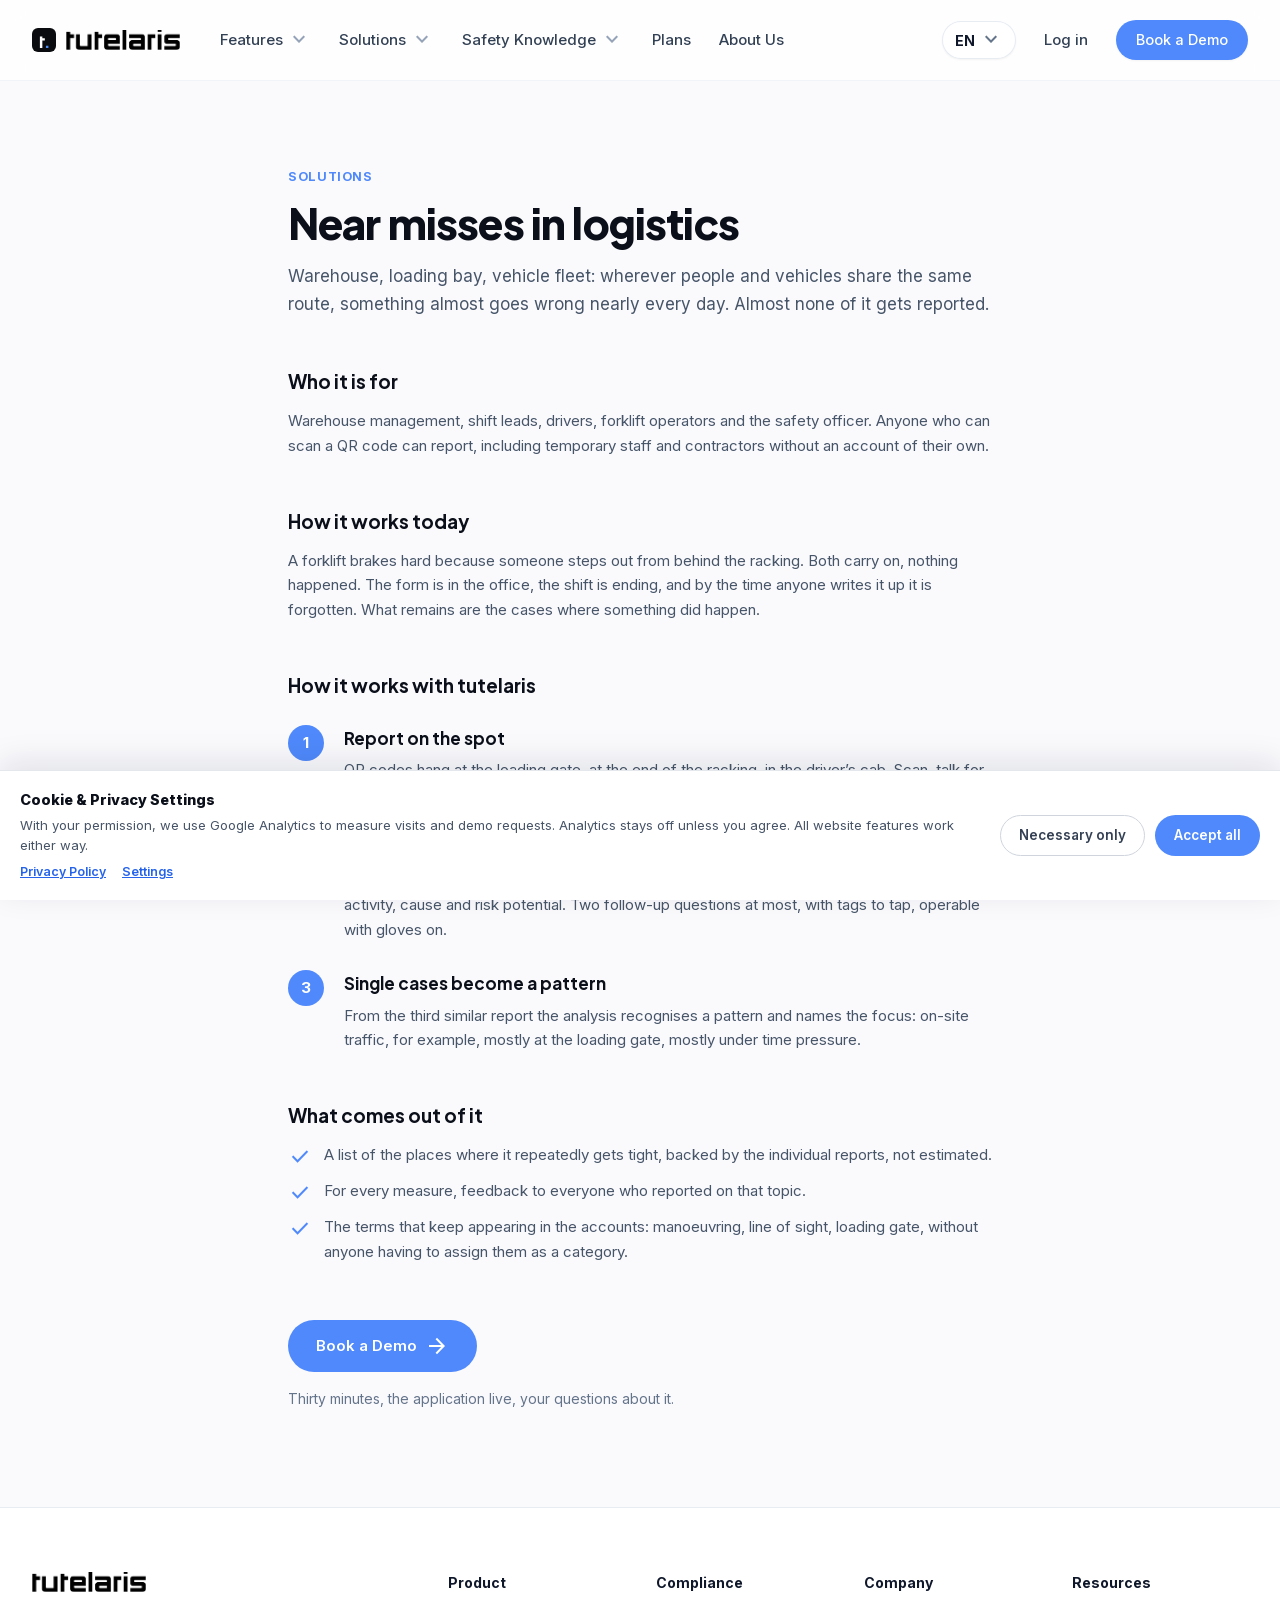
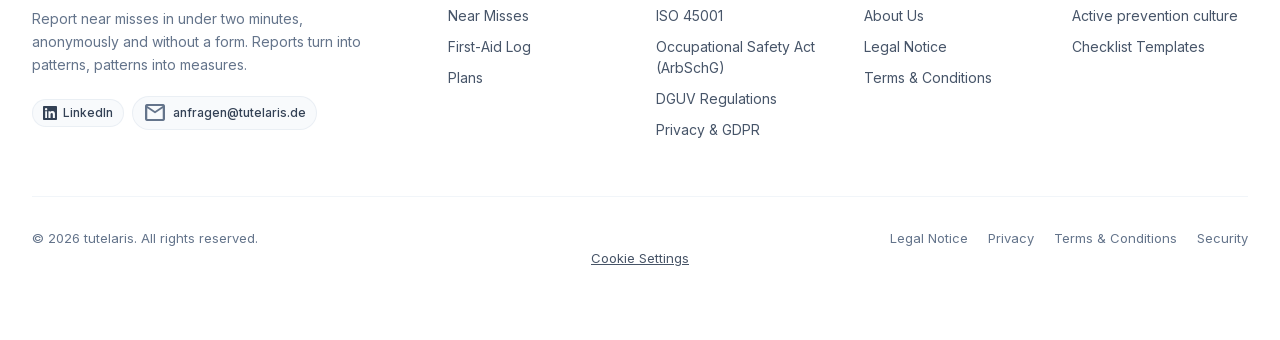
<file: logistik.html>
<!DOCTYPE html>
<html lang="en">
  <head>
    <meta charset="utf-8">
    <meta content="width=device-width, initial-scale=1.0" name="viewport">
    <meta content="web_standard" name="shell-type">
    <title>tutelaris – Near misses in logistics</title>
    <meta name="description" content="Near misses in logistics: report from the loading gate or the driver’s cab via QR code, without signing in.">
    <link rel="canonical" href="https://tutelarisapp.com/logistik.html"><link rel="alternate" hreflang="de" href="https://tutelaris.de/logistik.html"><link rel="alternate" hreflang="en" href="https://tutelarisapp.com/logistik.html"><link rel="alternate" hreflang="x-default" href="https://tutelaris.de/logistik.html">
    <link rel="icon" href="https://tutelarisapp.com/favicon.ico" sizes="any"><link rel="icon" type="image/svg+xml" href="https://tutelarisapp.com/favicon.svg"><link rel="apple-touch-icon" href="https://tutelarisapp.com/apple-touch-icon.png">
    <meta name="theme-color" content="#4f89fb">
    <meta property="og:type" content="website">
    <meta property="og:site_name" content="tutelaris">
    <meta property="og:locale" content="de_DE">
    <meta property="og:url" content="https://tutelarisapp.com/logistik.html">
    <meta property="og:title" content="tutelaris – Near misses in logistics">
    <meta property="og:description" content="Near misses in logistics: report from the loading gate or the driver’s cab via QR code, without signing in.">
    <meta property="og:image" content="https://tutelarisapp.com/og-image.png">
    <meta property="og:image:width" content="1200">
    <meta property="og:image:height" content="630">
    <meta name="twitter:card" content="summary_large_image">
    <meta name="twitter:title" content="tutelaris – Near misses in logistics">
    <meta name="twitter:description" content="Near misses in logistics: report from the loading gate or the driver’s cab via QR code, without signing in.">
    <meta name="twitter:image" content="https://tutelarisapp.com/og-image.png">
    <style>@layer base{html,body{margin:0;padding:0;}body{overscroll-behavior:none;}main>:first-child{margin-top:0!important;}main>:last-child{margin-bottom:0!important;}}::-webkit-scrollbar{display:none;}/* Fenster für Demo-Anfrage und Login: auf kleinen Geräten scrollbar   und kompakter, damit das Formular nicht unten abgeschnitten wird. */#demo-modal{overflow-y:auto;-webkit-overflow-scrolling:touch;overscroll-behavior:contain;}@media (max-width:640px){  #demo-modal>div:last-child{align-items:flex-start;padding:12px;}  .demo-modal-panel{padding:20px 18px;border-radius:20px;}  .demo-modal-panel h3{font-size:20px;line-height:1.25;}  #demo-modal-form{gap:10px;}  #demo-modal-form label{margin-bottom:3px;}  #demo-field-note{min-height:0;height:64px;}  .demo-modal-panel>p{margin-bottom:14px;}}/* Einzeilige Formularfelder: feste Höhe 35px */.form-field{height:35px;padding-top:0;padding-bottom:0;line-height:35px;}.form-field:focus{box-shadow:0 0 0 3px rgba(79,137,251,.15);}.demo-booking-link:hover,.demo-success-booking:hover{color:#1e293b;}button[disabled]{opacity:.6;cursor:default;}/* Nav dropdowns: open on hover/focus with a short fade+slide; click still works on touch */.nav-dropdown-panel{opacity:0;visibility:hidden;transform:translateY(-6px);pointer-events:none;transition:opacity .18s ease,transform .18s ease,visibility .18s;}.nav-dropdown-panel::before{content:"";position:absolute;left:0;right:0;top:-10px;height:10px;}.nav-dropdown:hover>.nav-dropdown-panel,.nav-dropdown:focus-within>.nav-dropdown-panel,.nav-dropdown.is-open>.nav-dropdown-panel{opacity:1;visibility:visible;transform:translateY(0);pointer-events:auto;}.nav-dropdown:hover>.nav-dropdown-btn .material-symbols-outlined,.nav-dropdown.is-open>.nav-dropdown-btn .material-symbols-outlined{transform:rotate(180deg);}@media (prefers-reduced-motion:reduce){.nav-dropdown-panel{transition:none;}}</style><link rel="stylesheet" href="/styles-tailwind.css">
  <script type="application/ld+json">
  {
    "@context": "https://schema.org",
    "@type": "Organization",
    "name": "tutelaris",
    "url": "https://tutelaris.de/",
    "logo": "https://tutelaris.de/tutelaris-logo.svg",
    "description": "tutelaris ist die Plattform für Beinaheunfall-Management, digitales Verbandsbuch und Arbeitsschutz."
  }
  </script>
<link rel="stylesheet" href="assets/fonts/fonts.css">
<link rel="stylesheet" href="site-refinements.css">
</head>
  <body class="bg-[#FAFAFD] font-body text-[#101828] antialiased selection:bg-blue-100 selection:text-blue-900">
    <header class="fixed top-0 left-0 right-0 w-full z-50 bg-white/80 backdrop-blur-md border-b border-slate-100 transition-all">
      
      <div class="h-20 max-w-[80rem] mx-auto px-6 sm:px-8 flex items-center justify-between gap-4">
        <div class="flex items-center gap-10">
          <a class="flex items-center gap-2.5 focus:outline-none" data-path="home" href="index.html">
            <img alt="" aria-hidden="true" class="h-6 w-auto object-contain rounded-md" src="/tutelaris-logo.svg"><img alt="tutelaris" class="h-5 w-auto object-contain" src="/tutelaris-logo-black.png">
  </a>
  <nav class="hidden lg:flex items-center gap-7">
    <div class="relative nav-dropdown">
      <button class="nav-dropdown-btn flex items-center gap-1 text-[15px] font-medium text-slate-700 hover:text-slate-900 py-2" type="button"><span>Features</span> <span class="material-symbols-outlined text-[18px] text-slate-400 transition-transform">expand_more</span></button>
      <div class="nav-dropdown-panel absolute top-full left-0 mt-1 w-64 bg-white rounded-2xl border border-slate-200/80 shadow-lg p-2 z-50">
        <a class="block px-3.5 py-2.5 rounded-xl text-[14px] font-medium text-slate-700 hover:bg-slate-50 hover:text-slate-900" href="index.html#funktionen" data-path="beinaheunfall-management">Near Misses</a>
        <a class="block px-3.5 py-2.5 rounded-xl text-[14px] font-medium text-slate-700 hover:bg-slate-50 hover:text-slate-900" href="index.html#verbandsbuch-modul" data-path="verbandsbuch">First-Aid Log</a>
      </div>
    </div>
    <div class="relative nav-dropdown">
      <button class="nav-dropdown-btn flex items-center gap-1 text-[15px] font-medium text-slate-700 hover:text-slate-900 py-2" type="button"><span>Solutions</span> <span class="material-symbols-outlined text-[18px] text-slate-400 transition-transform">expand_more</span></button>
      <div class="nav-dropdown-panel absolute top-full left-0 mt-1 w-64 bg-white rounded-2xl border border-slate-200/80 shadow-lg p-2 z-50">
        <a class="block px-3.5 py-2.5 rounded-xl text-[14px] font-medium text-slate-700 hover:bg-slate-50 hover:text-slate-900" href="logistik.html" data-path="loesung-logistik" aria-current="page">Logistics</a>
        <a class="block px-3.5 py-2.5 rounded-xl text-[14px] font-medium text-slate-700 hover:bg-slate-50 hover:text-slate-900" href="produktion.html" data-path="loesung-produktion">Production</a>
        <a class="block px-3.5 py-2.5 rounded-xl text-[14px] font-medium text-slate-700 hover:bg-slate-50 hover:text-slate-900" href="baugewerbe.html" data-path="loesung-bau">Construction</a>
      </div>
    </div>
    <div class="relative nav-dropdown">
      <button class="nav-dropdown-btn flex items-center gap-1 text-[15px] font-medium text-slate-700 hover:text-slate-900 py-2" type="button"><span>Safety Knowledge</span> <span class="material-symbols-outlined text-[18px] text-slate-400 transition-transform">expand_more</span></button>
      <div class="nav-dropdown-panel absolute top-full left-0 mt-1 w-64 bg-white rounded-2xl border border-slate-200/80 shadow-lg p-2 z-50">
        <a class="block px-3.5 py-2.5 rounded-xl text-[14px] font-medium text-slate-700 hover:bg-slate-50 hover:text-slate-900" href="ehs-leitfaeden.html" data-path="ressourcen">Active prevention culture</a>
        <a class="block px-3.5 py-2.5 rounded-xl text-[14px] font-medium text-slate-700 hover:bg-slate-50 hover:text-slate-900" href="checklisten-vorlagen.html" data-path="ressourcen">Checklist Templates</a>
        </div>
    </div>
    <a class="text-[15px] font-medium text-slate-700 hover:text-slate-900 py-2" data-path="preise" href="preise.html">Plans</a>
    <a class="text-[15px] font-medium text-slate-700 hover:text-slate-900 py-2" data-path="unternehmen" href="ueber-uns.html">About Us</a>
  </nav></div>
  <div class="flex items-center gap-5">
    <div class="relative nav-dropdown hidden sm:block">
      <button class="nav-dropdown-btn flex items-center gap-1 px-3 py-1.5 rounded-full bg-white border border-slate-200/80 shadow-sm text-[14px] font-bold text-slate-900 hover:bg-slate-50" type="button" aria-haspopup="true">EN <span class="material-symbols-outlined text-[18px] text-slate-500 transition-transform">expand_more</span></button>
      <div class="nav-dropdown-panel absolute top-full right-0 mt-2 w-44 bg-white rounded-2xl border border-slate-200/80 shadow-lg p-1.5 z-50">
        <span class="flex items-center gap-2 px-3 py-2 rounded-lg text-[14px] font-bold text-[#4f89fb] bg-blue-50/70" aria-current="true">EN · English</span>
        <a class="flex items-center gap-2 px-3 py-2 rounded-lg text-[14px] font-semibold text-slate-800 hover:bg-slate-50" href="https://tutelaris.de/logistik.html" hreflang="de">DE · Deutsch</a>
      </div>
    </div>
    
    
    <a class="hidden sm:inline-flex text-[15px] font-medium text-slate-700 hover:text-slate-900 px-2 py-1" data-path="login" href="https://app.tutelaris.de/?lang=en">Log in</a>
    <a class="demo-open-btn inline-flex items-center justify-center bg-[#4f89fb] hover:bg-[#3d75e6] text-white font-medium text-[14.5px] px-5 py-2.5 rounded-full shadow-sm hover:shadow-md transition-all h-10" data-path="demo-anfragen" href="https://meetings-na2.hubspot.com/andrei-piatrouski" target="_blank" rel="noopener">Book a Demo</a>
    <button class="mobile-nav-toggle lg:hidden flex items-center justify-center w-10 h-10 rounded-full border border-slate-200 text-slate-700" type="button" aria-expanded="false" aria-label="Menü öffnen">
      <span class="material-symbols-outlined text-[22px]">menu</span>
    </button>
  </div></div>
  <div class="mobile-nav-panel hidden lg:hidden border-t border-slate-100 bg-white px-6 py-4 max-h-[calc(100vh-5rem)] overflow-y-auto">
    <div class="flex flex-col gap-1">
      <div class="mobile-accordion">
        <button type="button" class="mobile-accordion-btn w-full flex items-center justify-between px-2 py-2.5 rounded-lg text-[15px] font-medium text-slate-700 hover:bg-slate-50">
          <span>Features</span>
          <span class="material-symbols-outlined text-[20px] text-slate-400 transition-transform">expand_more</span>
        </button>
        <div class="mobile-accordion-panel hidden flex-col ml-2 pl-3 border-l border-slate-100">
          <a class="px-3 py-2 rounded-lg text-[14px] text-slate-600 hover:bg-slate-50 hover:text-slate-900" href="index.html#funktionen" data-path="beinaheunfall-management">Near Misses</a>
          <a class="px-3 py-2 rounded-lg text-[14px] text-slate-600 hover:bg-slate-50 hover:text-slate-900" href="index.html#verbandsbuch-modul" data-path="verbandsbuch">First-Aid Log</a>
        </div>
      </div>
      <div class="mobile-accordion">
        <button type="button" class="mobile-accordion-btn w-full flex items-center justify-between px-2 py-2.5 rounded-lg text-[15px] font-medium text-slate-700 hover:bg-slate-50">
          <span>Solutions</span>
          <span class="material-symbols-outlined text-[20px] text-slate-400 transition-transform">expand_more</span>
        </button>
        <div class="mobile-accordion-panel hidden flex-col ml-2 pl-3 border-l border-slate-100">
          <a class="px-3 py-2 rounded-lg text-[14px] text-slate-600 hover:bg-slate-50 hover:text-slate-900" href="logistik.html" data-path="loesung-logistik" aria-current="page">Logistics</a>
          <a class="px-3 py-2 rounded-lg text-[14px] text-slate-600 hover:bg-slate-50 hover:text-slate-900" href="produktion.html" data-path="loesung-produktion">Production</a>
          <a class="px-3 py-2 rounded-lg text-[14px] text-slate-600 hover:bg-slate-50 hover:text-slate-900" href="baugewerbe.html" data-path="loesung-bau">Construction</a>
        </div>
      </div>
      <div class="mobile-accordion">
        <button type="button" class="mobile-accordion-btn w-full flex items-center justify-between px-2 py-2.5 rounded-lg text-[15px] font-medium text-slate-700 hover:bg-slate-50">
          <span>Safety Knowledge</span>
          <span class="material-symbols-outlined text-[20px] text-slate-400 transition-transform">expand_more</span>
        </button>
        <div class="mobile-accordion-panel hidden flex-col ml-2 pl-3 border-l border-slate-100">
          <a class="px-3 py-2 rounded-lg text-[14px] text-slate-600 hover:bg-slate-50 hover:text-slate-900" href="ehs-leitfaeden.html" data-path="ressourcen">Active prevention culture</a>
          <a class="px-3 py-2 rounded-lg text-[14px] text-slate-600 hover:bg-slate-50 hover:text-slate-900" href="checklisten-vorlagen.html" data-path="ressourcen">Checklist Templates</a>
          </div>
      </div>
      <a class="px-2 py-2.5 rounded-lg text-[15px] font-medium text-slate-700 hover:bg-slate-50" href="preise.html" data-path="preise">Plans</a>
      <a class="px-2 py-2.5 rounded-lg text-[15px] font-medium text-slate-700 hover:bg-slate-50" href="ueber-uns.html" data-path="unternehmen">About Us</a>
      <div class="border-t border-slate-100 my-2"></div>
      <a class="px-2 py-2.5 rounded-lg text-[15px] font-medium text-slate-700 hover:bg-slate-50" href="https://app.tutelaris.de/?lang=en" data-path="login">Log in</a>
      <div class="px-2 py-2.5">
        <span class="text-[13px] font-semibold uppercase tracking-wide text-slate-400">Language</span>
        <div class="mt-2 flex flex-col gap-1">
          <span class="flex items-center gap-2 px-3 py-2 rounded-lg text-[14px] font-bold text-[#4f89fb] bg-blue-50/70" aria-current="true">EN · English</span>
          <a class="flex items-center gap-2 px-3 py-2 rounded-lg text-[14px] font-semibold text-slate-800 hover:bg-slate-50" href="https://tutelaris.de/logistik.html" hreflang="de">DE · Deutsch</a>
        </div>
      </div>
      
      
      <a class="demo-open-btn mt-2 inline-flex items-center justify-center bg-[#4f89fb] hover:bg-[#3d75e6] text-white font-medium text-[15px] px-5 py-3 rounded-full shadow-sm transition-all" data-path="demo-anfragen" href="https://meetings-na2.hubspot.com/andrei-piatrouski" target="_blank" rel="noopener">Book a Demo</a>
    </div>
  </div>
    </header><main class="w-full pt-[168px] pb-24 bg-[#FAFAFD] min-h-screen overflow-x-hidden">
<div class="max-w-3xl mx-auto px-6 sm:px-8">
<span class="text-[12.5px] font-bold uppercase tracking-wider text-[#4f89fb] block mb-3">Solutions</span>
<h1 class="font-headline text-[32px] sm:text-[42px] font-[900] tracking-[-0.02em] text-[#0b0f19] leading-[1.15] mb-4">Near misses in logistics</h1>
<p class="text-[17px] text-slate-600 leading-relaxed mb-12">Warehouse, loading bay, vehicle fleet: wherever people and vehicles share the same route, something almost goes wrong nearly every day. Almost none of it gets reported.</p>

<div class="space-y-12 text-[15px] text-slate-600 leading-relaxed">

<section>
<h2 class="font-headline text-[19px] font-bold text-[#0b0f19] mb-3">Who it is for</h2>
<p>Warehouse management, shift leads, drivers, forklift operators and the safety officer. Anyone who can scan a QR code can report, including temporary staff and contractors without an account of their own.</p>
</section>

<section>
<h2 class="font-headline text-[19px] font-bold text-[#0b0f19] mb-3">How it works today</h2>
<p>A forklift brakes hard because someone steps out from behind the racking. Both carry on, nothing happened. The form is in the office, the shift is ending, and by the time anyone writes it up it is forgotten. What remains are the cases where something did happen.</p>
</section>

<section>
<h2 class="font-headline text-[19px] font-bold text-[#0b0f19] mb-6">How it works with tutelaris</h2>
<div class="space-y-7">
<div class="flex gap-5">
<span class="shrink-0 w-9 h-9 rounded-full bg-[#4f89fb] text-white font-bold text-[15px] flex items-center justify-center">1</span>
<div>
<h3 class="font-headline text-[17px] font-bold text-[#0b0f19] mb-1.5">Report on the spot</h3>
<p class="text-[15px] text-slate-600 leading-relaxed">QR codes hang at the loading gate, at the end of the racking, in the driver’s cab. Scan, talk for thirty seconds, done, without signing in, without a password.</p>
</div>
</div>
<div class="flex gap-5">
<span class="shrink-0 w-9 h-9 rounded-full bg-[#4f89fb] text-white font-bold text-[15px] flex items-center justify-center">2</span>
<div>
<h3 class="font-headline text-[17px] font-bold text-[#0b0f19] mb-1.5">The AI sorts it out</h3>
<p class="text-[15px] text-slate-600 leading-relaxed">“The forklift came round the corner and suddenly I was standing in front of it” becomes area, activity, cause and risk potential. Two follow-up questions at most, with tags to tap, operable with gloves on.</p>
</div>
</div>
<div class="flex gap-5">
<span class="shrink-0 w-9 h-9 rounded-full bg-[#4f89fb] text-white font-bold text-[15px] flex items-center justify-center">3</span>
<div>
<h3 class="font-headline text-[17px] font-bold text-[#0b0f19] mb-1.5">Single cases become a pattern</h3>
<p class="text-[15px] text-slate-600 leading-relaxed">From the third similar report the analysis recognises a pattern and names the focus: on-site traffic, for example, mostly at the loading gate, mostly under time pressure.</p>
</div>
</div>
</div>
</section>

<section>
<h2 class="font-headline text-[19px] font-bold text-[#0b0f19] mb-3">What comes out of it</h2>
<ul class="space-y-2.5">
<li class="flex gap-3"><span class="material-symbols-outlined text-[19px] text-[#4f89fb] shrink-0 mt-0.5">check</span><span>A list of the places where it repeatedly gets tight, backed by the individual reports, not estimated.</span></li>
<li class="flex gap-3"><span class="material-symbols-outlined text-[19px] text-[#4f89fb] shrink-0 mt-0.5">check</span><span>For every measure, feedback to everyone who reported on that topic.</span></li>
<li class="flex gap-3"><span class="material-symbols-outlined text-[19px] text-[#4f89fb] shrink-0 mt-0.5">check</span><span>The terms that keep appearing in the accounts: manoeuvring, line of sight, loading gate, without anyone having to assign them as a category.</span></li>
</ul>
</section>

<section class="pt-2">
<a href="https://meetings-na2.hubspot.com/andrei-piatrouski" target="_blank" rel="noopener" class="inline-flex items-center justify-center gap-2 bg-[#4f89fb] hover:bg-[#2f6fd4] text-white font-semibold text-[15px] px-7 py-3.5 rounded-full transition-colors">
<span>Book a Demo</span>
<span class="material-symbols-outlined text-[18px]">arrow_forward</span>
</a>
<p class="text-[14px] text-slate-500 mt-4">Thirty minutes, the application live, your questions about it.</p>
</section>

</div>
</div>
</main>
<footer class="w-full bg-white border-t border-slate-200/80 pt-16 pb-12"><div class="max-w-[80rem] mx-auto px-6 sm:px-8"><div class="grid grid-cols-2 md:grid-cols-3 lg:grid-cols-6 gap-8 pb-14 border-b border-slate-100"><div class="col-span-2 md:col-span-3 lg:col-span-2 flex flex-col gap-4 pr-6"><div class="flex items-center gap-2.5"><img alt="tutelaris" class="h-5 w-auto object-contain" src="/tutelaris-logo-black.png"></div><p class="text-[14px] text-slate-500 max-w-sm leading-relaxed">Report near misses in under two minutes, anonymously and without a form. Reports turn into patterns, patterns into measures.</p><div class="flex flex-wrap items-center gap-2 pt-1"><a class="inline-flex items-center gap-1.5 px-2.5 py-1 rounded-full bg-slate-50 text-slate-700 text-[12px] font-medium border border-slate-200/60 hover:bg-slate-100 transition-colors" href="https://www.linkedin.com/company/tutelaris/" target="_blank" rel="noopener" aria-label="tutelaris auf LinkedIn"><svg width="14" height="14" viewBox="0 0 24 24" fill="currentColor" aria-hidden="true"><path d="M22.225 0H1.771C.792 0 0 .77 0 1.723v20.547C0 23.23.792 24 1.771 24h20.451C23.2 24 24 23.23 24 22.27V1.723C24 .77 23.2 0 22.222 0h.003zM6.905 20.452H3.77V9h3.135v11.452zM5.337 7.433a2.062 2.062 0 1 1 0-4.124 2.062 2.062 0 0 1 0 4.124zM20.447 20.452h-3.554v-5.569c0-1.328-.027-3.037-1.852-3.037-1.853 0-2.136 1.445-2.136 2.939v5.667H9.35V9h3.414v1.561h.049c.476-.9 1.637-1.852 3.368-1.852 3.6 0 4.266 2.37 4.266 5.456v6.287z"/></svg>LinkedIn</a><a class="inline-flex items-center gap-1.5 px-2.5 py-1 rounded-full bg-slate-50 text-slate-700 text-[12px] font-medium border border-slate-200/60 hover:bg-slate-100 transition-colors" href="mailto:anfragen@tutelaris.de"><span class="material-symbols-outlined text-[15px] text-slate-500">mail</span>anfragen@tutelaris.de</a></div></div><div class="flex flex-col gap-3"><span class="text-[14px] font-bold text-slate-900">Product</span><div class="flex flex-col gap-2.5 text-[14px] text-slate-600"><a class="hover:text-slate-900 transition-colors" data-path="beinaheunfall-management" href="index.html#funktionen">Near Misses</a><a class="hover:text-slate-900 transition-colors" data-path="verbandsbuch" href="index.html#verbandsbuch-modul">First-Aid Log</a><a class="hover:text-slate-900 transition-colors" data-path="preise" href="preise.html">Plans</a></div></div><div class="flex flex-col gap-3"><span class="text-[14px] font-bold text-slate-900">Compliance</span><div class="flex flex-col gap-2.5 text-[14px] text-slate-600"><a class="hover:text-slate-900 transition-colors" data-path="compliance-iso-45001" href="iso-45001.html">ISO 45001</a><a class="hover:text-slate-900 transition-colors" data-path="compliance-arbschg" href="arbeitsschutzgesetz.html">Occupational Safety Act (ArbSchG)</a><a class="hover:text-slate-900 transition-colors" data-path="compliance-dguv" href="dguv-vorschriften.html">DGUV Regulations</a><a class="hover:text-slate-900 transition-colors" data-path="compliance-datenschutz" href="https://tutelaris.de/datenschutz.html">Privacy &amp; GDPR</a></div></div><div class="flex flex-col gap-3"><span class="text-[14px] font-bold text-slate-900">Company</span><div class="flex flex-col gap-2.5 text-[14px] text-slate-600"><a class="hover:text-slate-900 transition-colors" data-path="unternehmen" href="ueber-uns.html">About Us</a><a class="hover:text-slate-900 transition-colors" data-path="impressum" href="https://tutelaris.de/impressum.html">Legal Notice</a><a class="hover:text-slate-900 transition-colors" data-path="agb" href="https://tutelaris.de/agb.html">Terms &amp; Conditions</a></div></div><div class="flex flex-col gap-3"><span class="text-[14px] font-bold text-slate-900">Resources</span><div class="flex flex-col gap-2.5 text-[14px] text-slate-600"><a class="hover:text-slate-900 transition-colors" data-path="ehs-leitfaeden" href="ehs-leitfaeden.html">Active prevention culture</a><a class="hover:text-slate-900 transition-colors" data-path="checklisten-vorlagen" href="checklisten-vorlagen.html">Checklist Templates</a></div></div></div><div class="pt-8 flex flex-col sm:flex-row items-center justify-between gap-4 text-[13px] text-slate-500"><div class="">© 2026 tutelaris. All rights reserved.</div><div class="flex items-center gap-5"><a class="hover:text-slate-900 transition-colors" href="https://tutelaris.de/impressum.html">Legal Notice</a><a class="hover:text-slate-900 transition-colors" href="https://tutelaris.de/datenschutz.html">Privacy</a><a class="hover:text-slate-900 transition-colors" href="https://tutelaris.de/agb.html">Terms &amp; Conditions</a><a class="hover:text-slate-900 transition-colors" href="sicherheit.html">Security</a></div></div></div><button type="button" class="privacy-settings" onclick="window.tutCookieConsent.openSettings()">Cookie Settings</button></footer>

<!-- DEMO BOOKING MODAL -->
<div id="demo-modal" class="fixed inset-0 z-[100] hidden">
  <div class="demo-modal-backdrop absolute inset-0 bg-slate-900/60 backdrop-blur-sm"></div>
  <div class="relative min-h-full flex items-center justify-center p-4 sm:p-6">
    <div class="demo-modal-panel relative w-full max-w-md bg-white rounded-[28px] shadow-2xl p-7 sm:p-8">
      <button type="button" class="demo-modal-close absolute top-5 right-5 w-9 h-9 rounded-full flex items-center justify-center text-slate-400 hover:text-slate-700 hover:bg-slate-100 transition-colors" aria-label="Schließen">
        <span class="material-symbols-outlined text-[20px]">close</span>
      </button>
      <div class="w-11 h-11 rounded-xl overflow-hidden mb-4">
        <img src="/tutelaris-logo.svg" alt="tutelaris" class="w-full h-full object-cover">
      </div>
      <h3 class="font-headline text-[24px] font-extrabold text-[#0b0f19] tracking-tight mb-1.5">Book a Demo</h3>
      <p class="text-[14px] text-slate-500 mb-6">Tell us briefly about yourself – we will get back to you within one working day.</p>
      <form id="demo-modal-form" class="flex flex-col gap-4" novalidate>
        <div>
          <label for="demo-field-email" class="block text-[13px] font-semibold text-slate-700 mb-1.5">Business email *</label>
          <input id="demo-field-email" name="email" type="email" required placeholder="name@company.com" class="w-full px-4 form-field text-[14.5px] text-slate-900 placeholder:text-slate-400 bg-white border border-slate-200 rounded-lg focus:outline-none focus:border-[#4f89fb] focus:ring-2 transition-all">
          <p id="demo-field-email-error" class="hidden mt-1.5 text-[12.5px] text-red-600 flex items-center gap-1"><span class="material-symbols-outlined text-[14px]">error</span><span>Please enter a valid address.</span></p>
        </div>
        <div>
          <label for="demo-field-company" class="block text-[13px] font-semibold text-slate-700 mb-1.5">Organisation *</label>
          <input id="demo-field-company" name="company" type="text" required placeholder="Company name" class="w-full px-4 form-field text-[14.5px] text-slate-900 placeholder:text-slate-400 bg-white border border-slate-200 rounded-lg focus:outline-none focus:border-[#4f89fb] focus:ring-2 transition-all">
          <p id="demo-field-company-error" class="hidden mt-1.5 text-[12.5px] text-red-600 flex items-center gap-1"><span class="material-symbols-outlined text-[14px]">error</span><span>Please tell us your organisation.</span></p>
        </div>
        <div>
          <label for="demo-field-note" class="block text-[13px] font-semibold text-slate-700 mb-1.5">How are incidents recorded at your site today? <span class="text-slate-400 font-normal">(optional)</span></label>
          <textarea id="demo-field-note" name="note" rows="3" placeholder="e.g. paper form, PDF on the intranet, spreadsheet, not at all" class="w-full px-4 py-2.75 text-[14.5px] text-slate-900 placeholder:text-slate-400 bg-white border border-slate-200 rounded-lg focus:outline-none focus:border-[#4f89fb] focus:ring-2 transition-all"></textarea>
        </div>
        <div>
          <label for="demo-field-name" class="block text-[13px] font-semibold text-slate-700 mb-1.5">Name <span class="text-slate-400 font-normal">(optional)</span></label>
          <input id="demo-field-name" name="name" type="text" placeholder="First and last name" class="w-full px-4 form-field text-[14.5px] text-slate-900 placeholder:text-slate-400 bg-white border border-slate-200 rounded-lg focus:outline-none focus:border-[#4f89fb] focus:ring-2 transition-all">
        </div>
        <p id="demo-form-error" class="hidden text-[12.5px] text-red-600 flex items-start gap-1.5"><span class="material-symbols-outlined text-[15px]">error</span><span>Sending failed. Please email anfragen@tutelaris.de or pick a time directly.</span></p>
        <button type="submit" class="mt-2 w-full inline-flex items-center justify-center gap-2 bg-[#4f89fb] hover:bg-[#3d75e6] text-white font-semibold text-[15px] px-6 py-3 rounded-xl transition-colors">
          <span>Send request</span>
          <span class="material-symbols-outlined text-[18px]">arrow_forward</span>
        </button>
        <a class="demo-booking-link text-center text-[13px] font-medium text-slate-500 transition-colors" href="https://meetings-na2.hubspot.com/andrei-piatrouski" target="_blank" rel="noopener">Rather pick a time directly</a>
        <p class="text-[11.5px] text-slate-400 text-center leading-relaxed"><span>We use your details solely to process your request.</span> <a href="https://tutelaris.de/datenschutz.html" class="underline hover:text-slate-600">Privacy</a></p>
      </form>
      <div id="demo-modal-success" class="hidden text-center py-4">
        <div class="w-14 h-14 rounded-full bg-emerald-50 flex items-center justify-center mx-auto mb-4">
          <span class="material-symbols-outlined text-emerald-600 text-[28px]">check_circle</span>
        </div>
        <h3 class="font-headline text-[20px] font-extrabold text-[#0b0f19] mb-1.5">Request sent</h3>
        <p class="text-[14px] text-slate-500">Thank you – we will get back to you within one working day. You can also pick a time directly.</p>
        <a class="demo-success-booking mt-5 inline-flex items-center justify-center gap-2 bg-[#4f89fb] hover:bg-[#3d75e6] text-white font-semibold text-[14.5px] px-5 py-2.5 rounded-xl transition-colors" href="https://meetings-na2.hubspot.com/andrei-piatrouski" target="_blank" rel="noopener">Pick a time</a>
      </div>

    </div>
  </div>
</div>

<script>
(function () {
  // ---- Nav dropdowns (Funktionen, Lösungen, Sicherheitswissen, Über uns, DE) ----
  var dropdowns = document.querySelectorAll('.nav-dropdown');
  function closeAllDropdowns(except) {
    dropdowns.forEach(function (dd) {
      if (dd === except) return;
      dd.classList.remove('is-open');
    });
  }
  dropdowns.forEach(function (dd) {
    var btn = dd.querySelector('.nav-dropdown-btn');
    var panel = dd.querySelector('.nav-dropdown-panel');
    if (!btn || !panel) return;
    btn.addEventListener('click', function (e) {
      e.stopPropagation();
      var wasOpen = dd.classList.contains('is-open');
      closeAllDropdowns(dd);
      dd.classList.toggle('is-open', !wasOpen);
    });
  });
  document.addEventListener('click', function () { closeAllDropdowns(null); });



  // ---- Mobile nav toggle ----
  var mobileToggle = document.querySelector('.mobile-nav-toggle');
  var mobilePanel = document.querySelector('.mobile-nav-panel');

  function closeMobilePanel() {
    if (!mobileToggle || !mobilePanel) return;
    mobilePanel.classList.add('hidden');
    mobileToggle.setAttribute('aria-expanded', 'false');
    mobileToggle.querySelector('.material-symbols-outlined').textContent = 'menu';
    mobilePanel.querySelectorAll('.mobile-accordion-panel').forEach(function (p) { p.classList.add('hidden'); p.classList.remove('flex'); });
    mobilePanel.querySelectorAll('.mobile-accordion-btn .material-symbols-outlined').forEach(function (icon) { icon.classList.remove('rotate-180'); });
  }

  if (mobileToggle && mobilePanel) {
    mobileToggle.addEventListener('click', function () {
      var isHidden = mobilePanel.classList.contains('hidden');
      if (isHidden) {
        mobilePanel.classList.remove('hidden');
        mobileToggle.setAttribute('aria-expanded', 'true');
        mobileToggle.querySelector('.material-symbols-outlined').textContent = 'close';
      } else {
        closeMobilePanel();
      }
    });

    // Accordion sections (Funktionen, Lösungen, Sicherheitswissen)
    mobilePanel.querySelectorAll('.mobile-accordion-btn').forEach(function (btn) {
      var panel = btn.nextElementSibling;
      btn.addEventListener('click', function () {
        var isHidden = panel.classList.contains('hidden');
        panel.classList.toggle('hidden', !isHidden);
        panel.classList.toggle('flex', isHidden);
        var icon = btn.querySelector('.material-symbols-outlined');
        if (icon) icon.classList.toggle('rotate-180', isHidden);
      });
    });

    // Close the panel after following an actual link (not accordion toggles or the lang switch)
    mobilePanel.querySelectorAll('a').forEach(function (a) {
      a.addEventListener('click', function () {
        closeMobilePanel();
      });
    });
  }

  // ---- Email validation (replaces the browser's native validation bubble) ----
  // Stricter than the native type="email" check, which accepts addresses
  // without a top-level domain (e.g. "xx@yy"), require user@domain.tld.
  function isValidEmail(value) {
    return /^[^\s@]+@[^\s@]+\.[^\s@]{2,}$/.test((value || '').trim());
  }
  function showPillError(f) {
    f.classList.remove(f.dataset.baseBorder);
    f.classList.add('border-red-400');
    var errorEl = f.parentElement.querySelector('.demo-email-error');
    if (errorEl) errorEl.classList.remove('hidden');
  }
  function clearPillError(f) {
    f.classList.remove('border-red-400');
    f.classList.add(f.dataset.baseBorder);
    var errorEl = f.parentElement.querySelector('.demo-email-error');
    if (errorEl) errorEl.classList.add('hidden');
  }

  document.querySelectorAll('.demo-trigger-form').forEach(function (f) {
    var input = f.querySelector('.demo-email-input');
    if (!input) return;
    f.dataset.baseBorder = f.classList.contains('border-slate-300') ? 'border-slate-300' : 'border-slate-200';
    input.addEventListener('input', function () { clearPillError(f); });
  });

  // ---- Demo modal ----
  var modal = document.getElementById('demo-modal');
  var form = document.getElementById('demo-modal-form');
  var success = document.getElementById('demo-modal-success');
  var emailField = document.getElementById('demo-field-email');
  var emailFieldError = document.getElementById('demo-field-email-error');

  function showModalEmailError() {
    emailField.classList.remove('border-slate-200');
    emailField.classList.add('border-red-400');
    if (emailFieldError) emailFieldError.classList.remove('hidden');
  }
  function clearModalEmailError() {
    emailField.classList.remove('border-red-400');
    emailField.classList.add('border-slate-200');
    if (emailFieldError) emailFieldError.classList.add('hidden');
  }
  if (emailField) emailField.addEventListener('input', clearModalEmailError);

  function openDemoModal(prefillEmail) {
    if (!modal) return;
    form.classList.remove('hidden');
    success.classList.add('hidden');
    form.reset();
    clearModalEmailError();
    if (prefillEmail) emailField.value = prefillEmail;
    modal.classList.remove('hidden');
    document.body.style.overflow = 'hidden';
    setTimeout(function () { emailField.focus(); }, 50);
  }
  function closeDemoModal() {
    if (!modal) return;
    modal.classList.add('hidden');
    document.body.style.overflow = '';
  }

  // ---- HubSpot ----
  // Portal-ID und Form-GUID stehen im Einbettungscode des HubSpot-Formulars
  // (Marketing > Formulare > Einbetten). Solange sie leer sind, kann das
  // Formular nicht senden und zeigt stattdessen den Fehlerhinweis.
  var HUBSPOT_PORTAL_ID = '247446944';
  var HUBSPOT_FORM_GUID = 'ad94d29c-b621-424a-b731-f0c27cc00909';
  var MEETING_URL = 'https://meetings-na2.hubspot.com/andrei-piatrouski';

  function bookingUrl(email) {
    return email ? MEETING_URL + '?email=' + encodeURIComponent(email) : MEETING_URL;
  }

  // "Demo anfragen" öffnet das Formular; der href bleibt als Rückfallebene ohne JS.
  document.querySelectorAll('.demo-open-btn').forEach(function (el) {
    el.addEventListener('click', function (e) {
      e.preventDefault();
      openDemoModal('');
    });
  });

  // Email-Pill: Adresse prüfen, dann Formular mit vorausgefüllter Adresse öffnen
  document.querySelectorAll('.demo-trigger-form').forEach(function (f) {
    f.addEventListener('submit', function (e) {
      e.preventDefault();
      var input = f.querySelector('.demo-email-input');
      if (input && !isValidEmail(input.value)) {
        showPillError(f);
        input.focus();
        return;
      }
      clearPillError(f);
      openDemoModal(input ? input.value.trim() : '');
    });
  });



  // Terminlink: E-Mail aus dem Formular mitgeben, bevor HubSpot geöffnet wird
  document.querySelectorAll('.demo-booking-link, .demo-success-booking').forEach(function (el) {
    el.addEventListener('click', function () {
      var emailEl = document.getElementById('demo-field-email');
      el.setAttribute('href', bookingUrl(emailEl ? emailEl.value.trim() : ''));
    });
  });

  if (modal) {
    modal.querySelector('.demo-modal-backdrop').addEventListener('click', closeDemoModal);
    modal.querySelector('.demo-modal-close').addEventListener('click', closeDemoModal);
    document.addEventListener('keydown', function (e) {
      if (e.key === 'Escape') closeDemoModal();
    });
  }

  if (form) {
    form.addEventListener('submit', function (e) {
      e.preventDefault();
      if (emailField && !isValidEmail(emailField.value)) {
        showModalEmailError();
        emailField.focus();
        return;
      }
      clearModalEmailError();

      var companyField = document.getElementById('demo-field-company');
      var companyError = document.getElementById('demo-field-company-error');
      if (companyField && !companyField.value.trim()) {
        if (companyError) companyError.classList.remove('hidden');
        companyField.focus();
        return;
      }
      if (companyError) companyError.classList.add('hidden');

      var formError = document.getElementById('demo-form-error');
      var submitBtn = form.querySelector('button[type="submit"]');
      var val = function (id) {
        var el = document.getElementById(id);
        return el ? el.value.trim() : '';
      };
      var email = val('demo-field-email');
      var note = val('demo-field-note');
      var message = note;

      var fields = [
        { name: 'email', value: email },
        { name: 'company', value: val('demo-field-company') }
      ];
      if (val('demo-field-name')) fields.push({ name: 'firstname', value: val('demo-field-name') });
      if (message) fields.push({ name: 'message', value: message });

      if (!HUBSPOT_PORTAL_ID || !HUBSPOT_FORM_GUID) {
        if (formError) formError.classList.remove('hidden');
        return;
      }

      if (formError) formError.classList.add('hidden');
      if (submitBtn) submitBtn.disabled = true;

      fetch('https://api.hsforms.com/submissions/v3/integration/submit/' +
            HUBSPOT_PORTAL_ID + '/' + HUBSPOT_FORM_GUID, {
        method: 'POST',
        headers: { 'Content-Type': 'application/json' },
        body: JSON.stringify({
          fields: fields,
          context: { pageUri: window.location.href, pageName: document.title }
        })
      }).then(function (res) {
        if (!res.ok) throw new Error('HubSpot antwortete mit ' + res.status);
        window.tutAnalytics && window.tutAnalytics.track('generate_lead');
        var link = success.querySelector('.demo-success-booking');
        if (link) link.setAttribute('href', bookingUrl(email));
        form.classList.add('hidden');
        success.classList.remove('hidden');
      }).catch(function (err) {
        window.tutAnalytics && window.tutAnalytics.track('demo_submit_error');
        console.error('[tutelaris] Formular konnte nicht gesendet werden:', err);
        if (formError) formError.classList.remove('hidden');
      }).then(function () {
        if (submitBtn) submitBtn.disabled = false;
      });
    });
  }
})();
</script>



<script defer src="cookie-consent.js"></script>
<script defer src="analytics.js"></script>
</body></html>
</file>
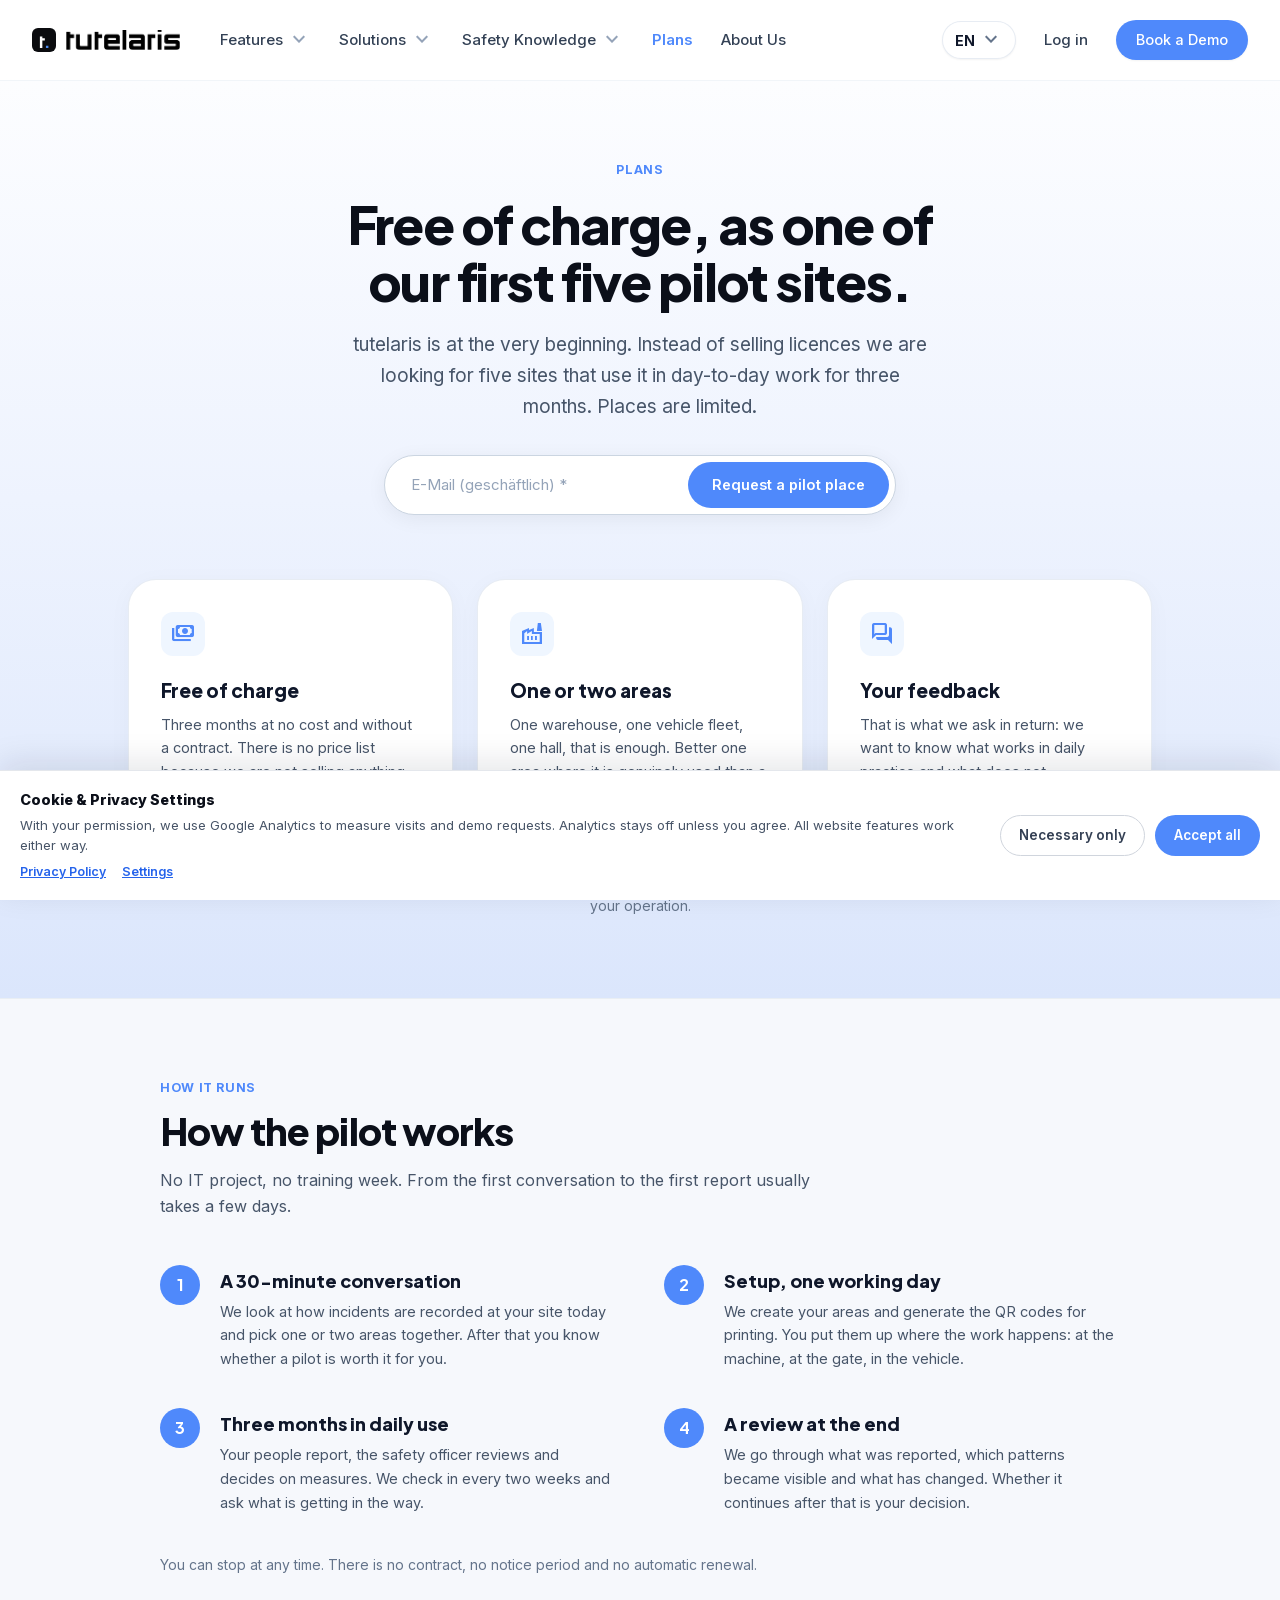
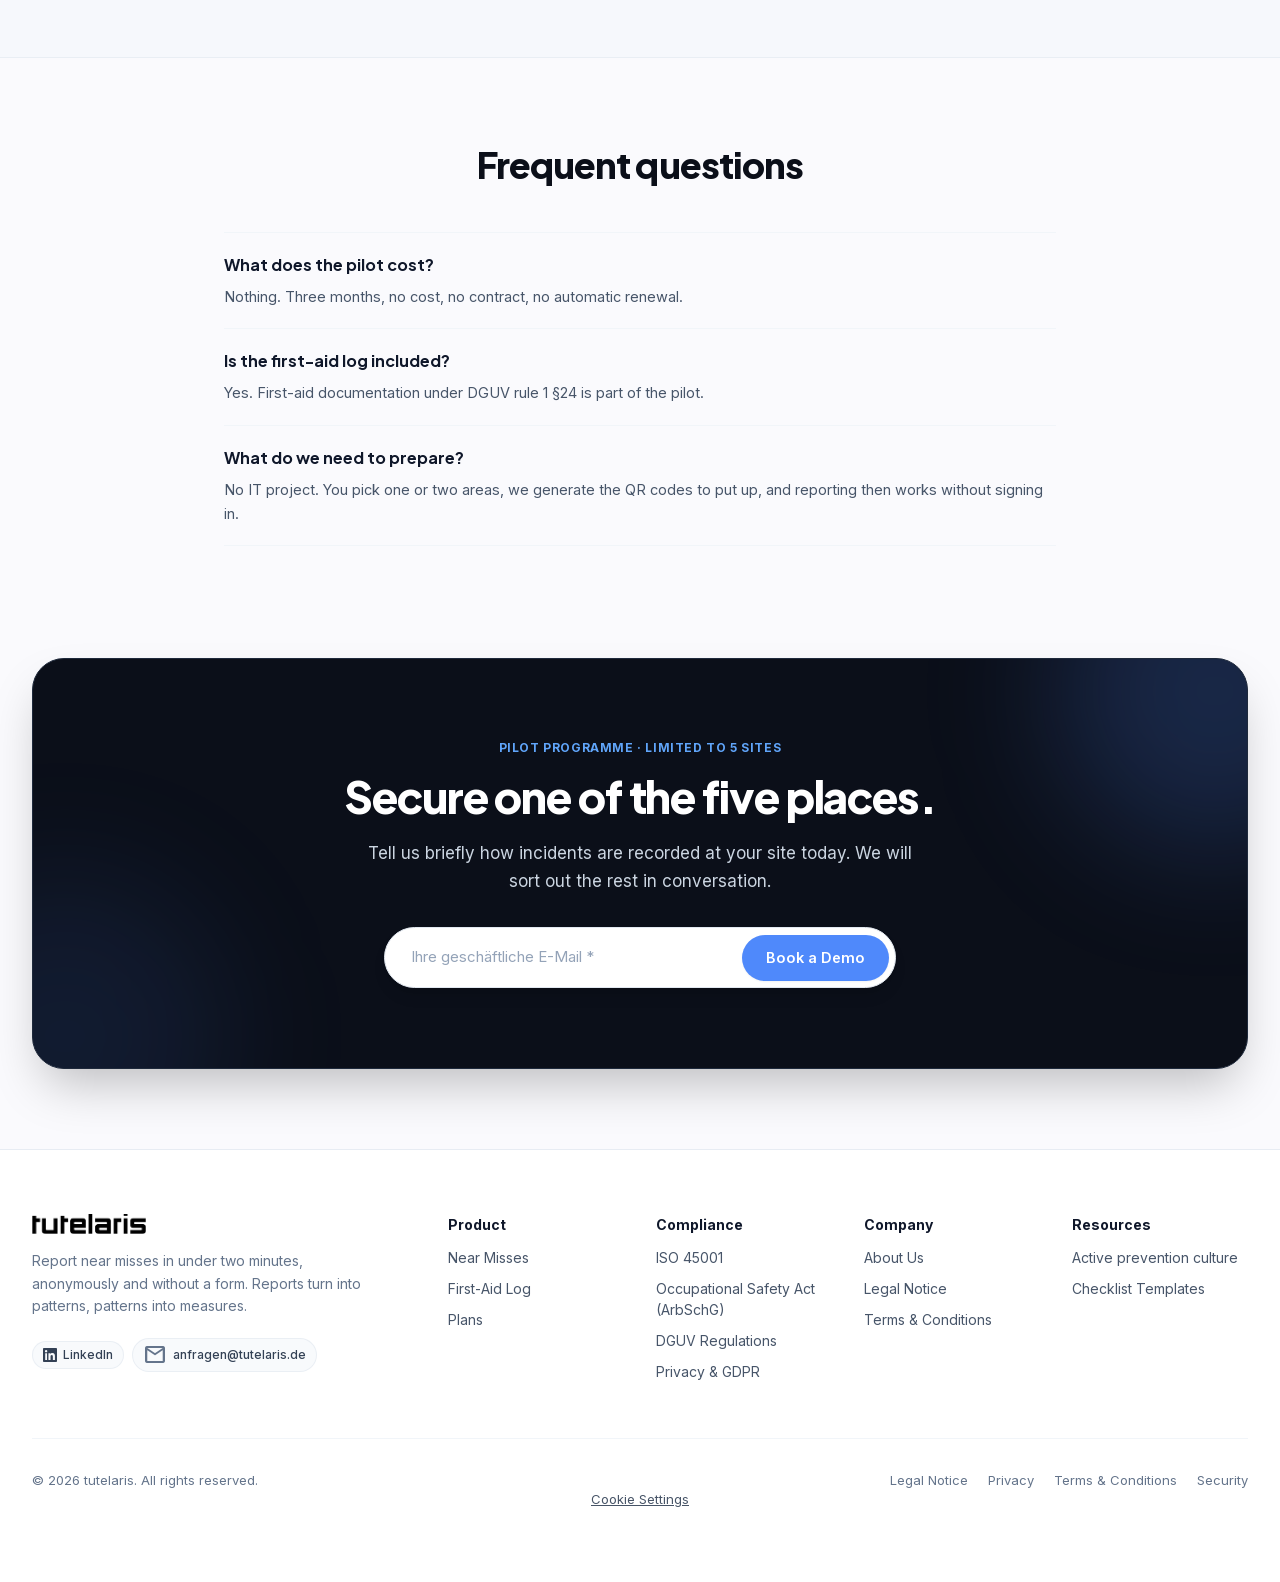
<file: preise.html>
<!DOCTYPE html>
<html lang="en">
  <head>
    <meta charset="utf-8">
    <meta content="width=device-width, initial-scale=1.0" name="viewport">
    <meta content="web_standard" name="shell-type">
    <title>tutelaris - Plans</title>
    <meta name="description" content="The tutelaris pilot programme: three months free for five sites. No contract, no price list, just your feedback.">
    <link rel="canonical" href="https://tutelarisapp.com/preise.html"><link rel="alternate" hreflang="de" href="https://tutelaris.de/preise.html"><link rel="alternate" hreflang="en" href="https://tutelarisapp.com/preise.html"><link rel="alternate" hreflang="x-default" href="https://tutelaris.de/preise.html">
    <link rel="icon" href="https://tutelarisapp.com/favicon.ico" sizes="any"><link rel="icon" type="image/svg+xml" href="https://tutelarisapp.com/favicon.svg"><link rel="apple-touch-icon" href="https://tutelarisapp.com/apple-touch-icon.png">
    <meta name="theme-color" content="#4f89fb">
    <meta property="og:type" content="website">
    <meta property="og:site_name" content="tutelaris">
    <meta property="og:locale" content="de_DE">
    <meta property="og:url" content="https://tutelarisapp.com/preise.html">
    <meta property="og:title" content="tutelaris - Plans">
    <meta property="og:description" content="The tutelaris pilot programme: three months free for five sites. No contract, no price list, just your feedback.">
    <meta property="og:image" content="https://tutelarisapp.com/og-image.png">
    <meta property="og:image:width" content="1200">
    <meta property="og:image:height" content="630">
    <meta name="twitter:card" content="summary_large_image">
    <meta name="twitter:title" content="tutelaris - Plans">
    <meta name="twitter:description" content="The tutelaris pilot programme: three months free for five sites. No contract, no price list, just your feedback.">
    <meta name="twitter:image" content="https://tutelarisapp.com/og-image.png">
    <style>@layer base{html,body{margin:0;padding:0;}body{overscroll-behavior:none;}main>:first-child{margin-top:0!important;}main>:last-child{margin-bottom:0!important;}}::-webkit-scrollbar{display:none;}/* Fenster für Demo-Anfrage und Login: auf kleinen Geräten scrollbar   und kompakter, damit das Formular nicht unten abgeschnitten wird. */#demo-modal{overflow-y:auto;-webkit-overflow-scrolling:touch;overscroll-behavior:contain;}@media (max-width:640px){  #demo-modal>div:last-child{align-items:flex-start;padding:12px;}  .demo-modal-panel{padding:20px 18px;border-radius:20px;}  .demo-modal-panel h3{font-size:20px;line-height:1.25;}  #demo-modal-form{gap:10px;}  #demo-modal-form label{margin-bottom:3px;}  #demo-field-note{min-height:0;height:64px;}  .demo-modal-panel>p{margin-bottom:14px;}}/* Ablauf des Pilots: Nummer links, Text daneben */.schritte{display:grid;gap:36px;}@media(min-width:640px){.schritte{grid-template-columns:1fr 1fr;column-gap:48px;row-gap:40px;}}.schritt{position:relative;padding-left:60px;}.schritt-nr{position:absolute;left:0;top:-2px;width:40px;height:40px;border-radius:999px;background:#4f89fb;color:#fff;display:flex;align-items:center;justify-content:center;font-family:'Plus Jakarta Sans',sans-serif;font-weight:700;font-size:16px;line-height:1;}/* Der Hero beginnt direkt unter dem festen Kopf: Der Verlauf trägt den Abstand, damit zwischen Navigation und Verlauf keine Kante entsteht. */.hero-top{padding-top:var(--header-h,120px);}/* Einzeilige Formularfelder: feste Höhe 35px */.form-field{height:35px;padding-top:0;padding-bottom:0;line-height:35px;}.form-field:focus{box-shadow:0 0 0 3px rgba(79,137,251,.15);}.demo-booking-link:hover,.demo-success-booking:hover{color:#1e293b;}button[disabled]{opacity:.6;cursor:default;}/* Nav dropdowns: open on hover/focus with a short fade+slide; click still works on touch */.nav-dropdown-panel{opacity:0;visibility:hidden;transform:translateY(-6px);pointer-events:none;transition:opacity .18s ease,transform .18s ease,visibility .18s;}.nav-dropdown-panel::before{content:"";position:absolute;left:0;right:0;top:-10px;height:10px;}.nav-dropdown:hover>.nav-dropdown-panel,.nav-dropdown:focus-within>.nav-dropdown-panel,.nav-dropdown.is-open>.nav-dropdown-panel{opacity:1;visibility:visible;transform:translateY(0);pointer-events:auto;}.nav-dropdown:hover>.nav-dropdown-btn .material-symbols-outlined,.nav-dropdown.is-open>.nav-dropdown-btn .material-symbols-outlined{transform:rotate(180deg);}@media (prefers-reduced-motion:reduce){.nav-dropdown-panel{transition:none;}}</style><link rel="stylesheet" href="/styles-tailwind.css">
  <script type="application/ld+json">
  {
    "@context": "https://schema.org",
    "@type": "Organization",
    "name": "tutelaris",
    "url": "https://tutelaris.de/",
    "logo": "https://tutelaris.de/tutelaris-logo.svg",
    "description": "tutelaris ist die Plattform für Beinaheunfall-Management, digitales Verbandsbuch und Arbeitsschutz."
  }
  </script>
<link rel="stylesheet" href="assets/fonts/fonts.css">
<link rel="stylesheet" href="site-refinements.css">
</head>
  <body class="bg-[#FAFAFD] font-body text-[#101828] antialiased selection:bg-blue-100 selection:text-blue-900">
    <header class="fixed top-0 left-0 right-0 w-full z-50 bg-white/80 backdrop-blur-md border-b border-slate-100 transition-all">
      
      <div class="h-20 max-w-[80rem] mx-auto px-6 sm:px-8 flex items-center justify-between gap-4">
        <div class="flex items-center gap-10">
          <a class="flex items-center gap-2.5 focus:outline-none" data-path="home" href="index.html">
            <img alt="" aria-hidden="true" class="h-6 w-auto object-contain rounded-md" src="/tutelaris-logo.svg"><img alt="tutelaris" class="h-5 w-auto object-contain" src="/tutelaris-logo-black.png">
  </a>
  <nav class="hidden lg:flex items-center gap-7">
    <div class="relative nav-dropdown">
      <button class="nav-dropdown-btn flex items-center gap-1 text-[15px] font-medium text-slate-700 hover:text-slate-900 py-2" type="button"><span>Features</span> <span class="material-symbols-outlined text-[18px] text-slate-400 transition-transform">expand_more</span></button>
      <div class="nav-dropdown-panel absolute top-full left-0 mt-1 w-64 bg-white rounded-2xl border border-slate-200/80 shadow-lg p-2 z-50">
        <a class="block px-3.5 py-2.5 rounded-xl text-[14px] font-medium text-slate-700 hover:bg-slate-50 hover:text-slate-900" href="index.html#funktionen" data-path="beinaheunfall-management">Near Misses</a>
        <a class="block px-3.5 py-2.5 rounded-xl text-[14px] font-medium text-slate-700 hover:bg-slate-50 hover:text-slate-900" href="index.html#verbandsbuch-modul" data-path="verbandsbuch">First-Aid Log</a>
      </div>
    </div>
    <div class="relative nav-dropdown">
      <button class="nav-dropdown-btn flex items-center gap-1 text-[15px] font-medium text-slate-700 hover:text-slate-900 py-2" type="button"><span>Solutions</span> <span class="material-symbols-outlined text-[18px] text-slate-400 transition-transform">expand_more</span></button>
      <div class="nav-dropdown-panel absolute top-full left-0 mt-1 w-64 bg-white rounded-2xl border border-slate-200/80 shadow-lg p-2 z-50">
        <a class="block px-3.5 py-2.5 rounded-xl text-[14px] font-medium text-slate-700 hover:bg-slate-50 hover:text-slate-900" href="logistik.html" data-path="loesung-logistik">Logistics</a>
        <a class="block px-3.5 py-2.5 rounded-xl text-[14px] font-medium text-slate-700 hover:bg-slate-50 hover:text-slate-900" href="produktion.html" data-path="loesung-produktion">Production</a>
        <a class="block px-3.5 py-2.5 rounded-xl text-[14px] font-medium text-slate-700 hover:bg-slate-50 hover:text-slate-900" href="baugewerbe.html" data-path="loesung-bau">Construction</a>
      </div>
    </div>
    <div class="relative nav-dropdown">
      <button class="nav-dropdown-btn flex items-center gap-1 text-[15px] font-medium text-slate-700 hover:text-slate-900 py-2" type="button"><span>Safety Knowledge</span> <span class="material-symbols-outlined text-[18px] text-slate-400 transition-transform">expand_more</span></button>
      <div class="nav-dropdown-panel absolute top-full left-0 mt-1 w-64 bg-white rounded-2xl border border-slate-200/80 shadow-lg p-2 z-50">
        <a class="block px-3.5 py-2.5 rounded-xl text-[14px] font-medium text-slate-700 hover:bg-slate-50 hover:text-slate-900" href="ehs-leitfaeden.html" data-path="ressourcen">Active prevention culture</a>
        <a class="block px-3.5 py-2.5 rounded-xl text-[14px] font-medium text-slate-700 hover:bg-slate-50 hover:text-slate-900" href="checklisten-vorlagen.html" data-path="ressourcen">Checklist Templates</a>
        </div>
    </div>
    <a class="text-[15px] font-semibold text-[#4f89fb] py-2" data-path="preise" href="preise.html">Plans</a>
    <a class="text-[15px] font-medium text-slate-700 hover:text-slate-900 py-2" data-path="unternehmen" href="ueber-uns.html">About Us</a>
  </nav></div>
  <div class="flex items-center gap-5">
    <div class="relative nav-dropdown hidden sm:block">
      <button class="nav-dropdown-btn flex items-center gap-1 px-3 py-1.5 rounded-full bg-white border border-slate-200/80 shadow-sm text-[14px] font-bold text-slate-900 hover:bg-slate-50" type="button" aria-haspopup="true">EN <span class="material-symbols-outlined text-[18px] text-slate-500 transition-transform">expand_more</span></button>
      <div class="nav-dropdown-panel absolute top-full right-0 mt-2 w-44 bg-white rounded-2xl border border-slate-200/80 shadow-lg p-1.5 z-50">
        <span class="flex items-center gap-2 px-3 py-2 rounded-lg text-[14px] font-bold text-[#4f89fb] bg-blue-50/70" aria-current="true">EN · English</span>
        <a class="flex items-center gap-2 px-3 py-2 rounded-lg text-[14px] font-semibold text-slate-800 hover:bg-slate-50" href="https://tutelaris.de/preise.html" hreflang="de">DE · Deutsch</a>
      </div>
    </div>
    
    
    <a class="hidden sm:inline-flex text-[15px] font-medium text-slate-700 hover:text-slate-900 px-2 py-1" data-path="login" href="https://app.tutelaris.de/?lang=en">Log in</a>
    <a class="demo-open-btn inline-flex items-center justify-center bg-[#4f89fb] hover:bg-[#3d75e6] text-white font-medium text-[14.5px] px-5 py-2.5 rounded-full shadow-sm hover:shadow-md transition-all h-10" data-path="demo-anfragen" href="https://meetings-na2.hubspot.com/andrei-piatrouski" target="_blank" rel="noopener">Book a Demo</a>
    <button class="mobile-nav-toggle lg:hidden flex items-center justify-center w-10 h-10 rounded-full border border-slate-200 text-slate-700" type="button" aria-expanded="false" aria-label="Menü öffnen">
      <span class="material-symbols-outlined text-[22px]">menu</span>
    </button>
  </div></div>
  <div class="mobile-nav-panel hidden lg:hidden border-t border-slate-100 bg-white px-6 py-4 max-h-[calc(100vh-5rem)] overflow-y-auto">
    <div class="flex flex-col gap-1">
      <div class="mobile-accordion">
        <button type="button" class="mobile-accordion-btn w-full flex items-center justify-between px-2 py-2.5 rounded-lg text-[15px] font-medium text-slate-700 hover:bg-slate-50">
          <span>Features</span>
          <span class="material-symbols-outlined text-[20px] text-slate-400 transition-transform">expand_more</span>
        </button>
        <div class="mobile-accordion-panel hidden flex-col ml-2 pl-3 border-l border-slate-100">
          <a class="px-3 py-2 rounded-lg text-[14px] text-slate-600 hover:bg-slate-50 hover:text-slate-900" href="index.html#funktionen" data-path="beinaheunfall-management">Near Misses</a>
          <a class="px-3 py-2 rounded-lg text-[14px] text-slate-600 hover:bg-slate-50 hover:text-slate-900" href="index.html#verbandsbuch-modul" data-path="verbandsbuch">First-Aid Log</a>
        </div>
      </div>
      <div class="mobile-accordion">
        <button type="button" class="mobile-accordion-btn w-full flex items-center justify-between px-2 py-2.5 rounded-lg text-[15px] font-medium text-slate-700 hover:bg-slate-50">
          <span>Solutions</span>
          <span class="material-symbols-outlined text-[20px] text-slate-400 transition-transform">expand_more</span>
        </button>
        <div class="mobile-accordion-panel hidden flex-col ml-2 pl-3 border-l border-slate-100">
          <a class="px-3 py-2 rounded-lg text-[14px] text-slate-600 hover:bg-slate-50 hover:text-slate-900" href="logistik.html" data-path="loesung-logistik">Logistics</a>
          <a class="px-3 py-2 rounded-lg text-[14px] text-slate-600 hover:bg-slate-50 hover:text-slate-900" href="produktion.html" data-path="loesung-produktion">Production</a>
          <a class="px-3 py-2 rounded-lg text-[14px] text-slate-600 hover:bg-slate-50 hover:text-slate-900" href="baugewerbe.html" data-path="loesung-bau">Construction</a>
        </div>
      </div>
      <div class="mobile-accordion">
        <button type="button" class="mobile-accordion-btn w-full flex items-center justify-between px-2 py-2.5 rounded-lg text-[15px] font-medium text-slate-700 hover:bg-slate-50">
          <span>Safety Knowledge</span>
          <span class="material-symbols-outlined text-[20px] text-slate-400 transition-transform">expand_more</span>
        </button>
        <div class="mobile-accordion-panel hidden flex-col ml-2 pl-3 border-l border-slate-100">
          <a class="px-3 py-2 rounded-lg text-[14px] text-slate-600 hover:bg-slate-50 hover:text-slate-900" href="ehs-leitfaeden.html" data-path="ressourcen">Active prevention culture</a>
          <a class="px-3 py-2 rounded-lg text-[14px] text-slate-600 hover:bg-slate-50 hover:text-slate-900" href="checklisten-vorlagen.html" data-path="ressourcen">Checklist Templates</a>
          </div>
      </div>
      <a class="px-2 py-2.5 rounded-lg text-[15px] font-medium text-slate-700 hover:bg-slate-50" href="preise.html" data-path="preise">Plans</a>
      <a class="px-2 py-2.5 rounded-lg text-[15px] font-medium text-slate-700 hover:bg-slate-50" href="ueber-uns.html" data-path="unternehmen">About Us</a>
      <div class="border-t border-slate-100 my-2"></div>
      <a class="px-2 py-2.5 rounded-lg text-[15px] font-medium text-slate-700 hover:bg-slate-50" href="https://app.tutelaris.de/?lang=en" data-path="login">Log in</a>
      <div class="px-2 py-2.5">
        <span class="text-[13px] font-semibold uppercase tracking-wide text-slate-400">Language</span>
        <div class="mt-2 flex flex-col gap-1">
          <span class="flex items-center gap-2 px-3 py-2 rounded-lg text-[14px] font-bold text-[#4f89fb] bg-blue-50/70" aria-current="true">EN · English</span>
          <a class="flex items-center gap-2 px-3 py-2 rounded-lg text-[14px] font-semibold text-slate-800 hover:bg-slate-50" href="https://tutelaris.de/preise.html" hreflang="de">DE · Deutsch</a>
        </div>
      </div>
      
      
      <a class="demo-open-btn mt-2 inline-flex items-center justify-center bg-[#4f89fb] hover:bg-[#3d75e6] text-white font-medium text-[15px] px-5 py-3 rounded-full shadow-sm transition-all" data-path="demo-anfragen" href="https://meetings-na2.hubspot.com/andrei-piatrouski" target="_blank" rel="noopener">Book a Demo</a>
    </div>
  </div>
    </header><main class="w-full bg-[#FAFAFD] min-h-screen overflow-x-hidden"><div class="flex flex-col w-full">
<div class="hero-top relative bg-gradient-to-b from-white via-[#eef3fe] to-[#dbe6fc]">
<div class="absolute top-0 left-1/2 -translate-x-1/2 w-[1200px] h-[650px] bg-[radial-gradient(ellipse_at_top,rgba(79,137,251,0.28),rgba(79,137,251,0)_65%)] pointer-events-none -z-10"></div>
<!-- HERO -->
<section class="relative pt-16 pb-14 sm:pt-20 sm:pb-16 max-w-[80rem] mx-auto px-6 sm:px-8 w-full">
<div class="flex flex-col items-center text-center max-w-3xl mx-auto">
<span class="text-[12.5px] font-bold uppercase tracking-wider text-[#4f89fb] block mb-4">Plans</span>
<h1 class="font-headline text-[38px] sm:text-[52px] font-[900] tracking-[-0.03em] text-[#0b0f19] leading-[1.1]">Free of charge, as one of our first five pilot sites.</h1>
<p class="font-body text-[17px] sm:text-[19px] text-slate-600 mt-5 max-w-xl leading-relaxed">tutelaris is at the very beginning. Instead of selling licences we are looking for five sites that use it in day-to-day work for three months. Places are limited.</p>
<div class="mt-8 w-full max-w-lg">
<form class="demo-trigger-form flex items-center bg-white rounded-full p-1.5 border border-slate-300 shadow-[0_4px_20px_rgba(0,0,0,0.06)] focus-within:border-blue-600 transition-all" novalidate>
<input class="demo-email-input w-full px-5 py-3 text-[15px] text-slate-900 placeholder:text-slate-400 bg-transparent border-none focus:outline-none focus:ring-0 rounded-full font-normal" placeholder="E-Mail (geschäftlich) *" required="" type="email">
<button class="shrink-0 bg-[#4f89fb] hover:bg-[#3d75e6] text-white font-semibold text-[14.5px] px-6 py-3 rounded-full transition-colors" type="submit">Request a pilot place</button>
</form>
<p class="demo-email-error hidden mt-2 pl-5 text-[13px] text-red-600 flex items-center gap-1.5"><span class="material-symbols-outlined text-[16px]">error</span><span>Please enter a valid address.</span></p>
</div>
</div>
</section>
<!-- WAS DER PILOT BEINHALTET -->
<section class="max-w-[80rem] mx-auto px-6 sm:px-8 pb-20 w-full">
<div class="grid grid-cols-1 md:grid-cols-3 gap-6 max-w-5xl mx-auto">
<div class="bg-white rounded-[28px] border border-slate-200/80 shadow-[0_4px_24px_rgba(0,0,0,0.03)] p-8 flex flex-col">
<div class="w-11 h-11 rounded-xl bg-blue-50 flex items-center justify-center mb-5"><span class="material-symbols-outlined text-[#4f89fb] text-[22px]">payments</span></div>
<h3 class="font-headline text-[19px] font-extrabold text-slate-900">Free of charge</h3>
<p class="text-[14.5px] text-slate-600 mt-2 leading-relaxed">Three months at no cost and without a contract. There is no price list because we are not selling anything at this stage.</p>
</div>
<div class="bg-white rounded-[28px] border border-slate-200/80 shadow-[0_4px_24px_rgba(0,0,0,0.03)] p-8 flex flex-col">
<div class="w-11 h-11 rounded-xl bg-blue-50 flex items-center justify-center mb-5"><span class="material-symbols-outlined text-[#4f89fb] text-[22px]">factory</span></div>
<h3 class="font-headline text-[19px] font-extrabold text-slate-900">One or two areas</h3>
<p class="text-[14.5px] text-slate-600 mt-2 leading-relaxed">One warehouse, one vehicle fleet, one hall, that is enough. Better one area where it is genuinely used than a rollout across the whole site.</p>
</div>
<div class="bg-white rounded-[28px] border border-slate-200/80 shadow-[0_4px_24px_rgba(0,0,0,0.03)] p-8 flex flex-col">
<div class="w-11 h-11 rounded-xl bg-blue-50 flex items-center justify-center mb-5"><span class="material-symbols-outlined text-[#4f89fb] text-[22px]">forum</span></div>
<h3 class="font-headline text-[19px] font-extrabold text-slate-900">Your feedback</h3>
<p class="text-[14.5px] text-slate-600 mt-2 leading-relaxed">That is what we ask in return: we want to know what works in daily practice and what does not. Everything else comes later.</p>
</div>
</div>
<p class="text-center text-[14px] text-slate-500 mt-8 max-w-2xl mx-auto leading-relaxed">What comes afterwards we discuss together, once you know whether tutelaris is worth anything in your operation.</p>
</section>
</div>
<!-- SO LÄUFT DER PILOT -->
<section class="w-full bg-[#F6F8FC] py-20 border-y border-slate-200/60">
<div class="max-w-[64rem] mx-auto px-6 sm:px-8">
<div class="max-w-2xl mb-12">
<span class="text-[12.5px] font-bold uppercase tracking-wider text-[#4f89fb] block mb-2.5">How it runs</span>
<h2 class="font-headline text-[30px] sm:text-[38px] font-extrabold text-[#0b0f19] tracking-tight leading-tight">How the pilot works</h2>
<p class="text-[16px] text-slate-600 mt-3 leading-relaxed">No IT project, no training week. From the first conversation to the first report usually takes a few days.</p>
</div>
<div class="schritte">
<div class="schritt">
<span class="schritt-nr">1</span>
<h3 class="font-headline text-[18px] font-extrabold text-slate-900 mb-1.5">A 30-minute conversation</h3>
<p class="text-[14.5px] text-slate-600 leading-relaxed">We look at how incidents are recorded at your site today and pick one or two areas together. After that you know whether a pilot is worth it for you.</p>
</div>
<div class="schritt">
<span class="schritt-nr">2</span>
<h3 class="font-headline text-[18px] font-extrabold text-slate-900 mb-1.5">Setup, one working day</h3>
<p class="text-[14.5px] text-slate-600 leading-relaxed">We create your areas and generate the QR codes for printing. You put them up where the work happens: at the machine, at the gate, in the vehicle.</p>
</div>
<div class="schritt">
<span class="schritt-nr">3</span>
<h3 class="font-headline text-[18px] font-extrabold text-slate-900 mb-1.5">Three months in daily use</h3>
<p class="text-[14.5px] text-slate-600 leading-relaxed">Your people report, the safety officer reviews and decides on measures. We check in every two weeks and ask what is getting in the way.</p>
</div>
<div class="schritt">
<span class="schritt-nr">4</span>
<h3 class="font-headline text-[18px] font-extrabold text-slate-900 mb-1.5">A review at the end</h3>
<p class="text-[14.5px] text-slate-600 leading-relaxed">We go through what was reported, which patterns became visible and what has changed. Whether it continues after that is your decision.</p>
</div>
</div>
<p class="text-[14px] text-slate-500 mt-10 leading-relaxed">You can stop at any time. There is no contract, no notice period and no automatic renewal.</p>
</div>
</section>
<!-- FAQ -->
<section class="max-w-[56rem] mx-auto px-6 sm:px-8 py-20 w-full">
<h2 class="font-headline text-[30px] sm:text-[36px] font-extrabold text-[#0b0f19] tracking-tight text-center mb-10">Frequent questions</h2>
<div class="flex flex-col divide-y divide-slate-100 border-t border-b border-slate-100">
<div class="py-5">
<h3 class="font-headline text-[16px] font-bold text-slate-900">What does the pilot cost?</h3>
<p class="text-[14.5px] text-slate-600 mt-2 leading-relaxed">Nothing. Three months, no cost, no contract, no automatic renewal.</p>
</div>
<div class="py-5">
<h3 class="font-headline text-[16px] font-bold text-slate-900">Is the first-aid log included?</h3>
<p class="text-[14.5px] text-slate-600 mt-2 leading-relaxed">Yes. First-aid documentation under DGUV rule 1 §24 is part of the pilot.</p>
</div>
<div class="py-5">
<h3 class="font-headline text-[16px] font-bold text-slate-900">What do we need to prepare?</h3>
<p class="text-[14.5px] text-slate-600 mt-2 leading-relaxed">No IT project. You pick one or two areas, we generate the QR codes to put up, and reporting then works without signing in.</p>
</div>
</div>
</section>
<!-- FINAL CTA -->
<section class="max-w-[80rem] mx-auto px-6 sm:px-8 py-8 pb-20 w-full">
<div class="bg-[#0b0f19] text-white rounded-[32px] p-10 sm:p-16 lg:p-20 shadow-2xl flex flex-col items-center text-center relative overflow-hidden border border-slate-800">
<div class="absolute -top-32 -right-32 w-80 h-80 bg-[#4f89fb]/20 rounded-full blur-3xl pointer-events-none"></div>
<div class="absolute -bottom-32 -left-32 w-80 h-80 bg-[#4f89fb]/10 rounded-full blur-3xl pointer-events-none"></div>
<span class="text-[12px] font-bold uppercase tracking-wider text-blue-400 mb-3">Pilot programme · limited to 5 sites</span>
<h2 class="font-headline text-[32px] sm:text-[44px] font-black tracking-tight text-white max-w-2xl leading-tight">Secure one of the five places.</h2>
<p class="text-[17px] text-slate-300 max-w-xl mt-4 font-normal leading-relaxed">Tell us briefly how incidents are recorded at your site today. We will sort out the rest in conversation.</p>
<div class="mt-8 w-full max-w-lg">
<form class="demo-trigger-form flex items-center bg-white rounded-full p-1.5 shadow-lg border border-slate-200" novalidate>
<input class="demo-email-input w-full px-5 py-3 text-[15px] text-slate-900 placeholder:text-slate-400 bg-transparent border-none focus:outline-none focus:ring-0 rounded-full font-normal" placeholder="Ihre geschäftliche E-Mail *" required="" type="email">
<button class="shrink-0 bg-[#4f89fb] hover:bg-[#3d75e6] text-white font-semibold text-[14.5px] px-6 py-3 rounded-full transition-colors shadow-sm" type="submit">Book a Demo</button>
</form>
<p class="demo-email-error hidden mt-2 pl-5 text-[13px] text-red-400 flex items-center gap-1.5"><span class="material-symbols-outlined text-[16px]">error</span><span>Please enter a valid address.</span></p>
</div>
</div>
</section>
</div></main>
<footer class="w-full bg-white border-t border-slate-200/80 pt-16 pb-12"><div class="max-w-[80rem] mx-auto px-6 sm:px-8"><div class="grid grid-cols-2 md:grid-cols-3 lg:grid-cols-6 gap-8 pb-14 border-b border-slate-100"><div class="col-span-2 md:col-span-3 lg:col-span-2 flex flex-col gap-4 pr-6"><div class="flex items-center gap-2.5"><img alt="tutelaris" class="h-5 w-auto object-contain" src="/tutelaris-logo-black.png"></div><p class="text-[14px] text-slate-500 max-w-sm leading-relaxed">Report near misses in under two minutes, anonymously and without a form. Reports turn into patterns, patterns into measures.</p><div class="flex flex-wrap items-center gap-2 pt-1"><a class="inline-flex items-center gap-1.5 px-2.5 py-1 rounded-full bg-slate-50 text-slate-700 text-[12px] font-medium border border-slate-200/60 hover:bg-slate-100 transition-colors" href="https://www.linkedin.com/company/tutelaris/" target="_blank" rel="noopener" aria-label="tutelaris auf LinkedIn"><svg width="14" height="14" viewBox="0 0 24 24" fill="currentColor" aria-hidden="true"><path d="M22.225 0H1.771C.792 0 0 .77 0 1.723v20.547C0 23.23.792 24 1.771 24h20.451C23.2 24 24 23.23 24 22.27V1.723C24 .77 23.2 0 22.222 0h.003zM6.905 20.452H3.77V9h3.135v11.452zM5.337 7.433a2.062 2.062 0 1 1 0-4.124 2.062 2.062 0 0 1 0 4.124zM20.447 20.452h-3.554v-5.569c0-1.328-.027-3.037-1.852-3.037-1.853 0-2.136 1.445-2.136 2.939v5.667H9.35V9h3.414v1.561h.049c.476-.9 1.637-1.852 3.368-1.852 3.6 0 4.266 2.37 4.266 5.456v6.287z"/></svg>LinkedIn</a><a class="inline-flex items-center gap-1.5 px-2.5 py-1 rounded-full bg-slate-50 text-slate-700 text-[12px] font-medium border border-slate-200/60 hover:bg-slate-100 transition-colors" href="mailto:anfragen@tutelaris.de"><span class="material-symbols-outlined text-[15px] text-slate-500">mail</span>anfragen@tutelaris.de</a></div></div><div class="flex flex-col gap-3"><span class="text-[14px] font-bold text-slate-900">Product</span><div class="flex flex-col gap-2.5 text-[14px] text-slate-600"><a class="hover:text-slate-900 transition-colors" data-path="beinaheunfall-management" href="index.html#funktionen">Near Misses</a><a class="hover:text-slate-900 transition-colors" data-path="verbandsbuch" href="index.html#verbandsbuch-modul">First-Aid Log</a><a class="hover:text-slate-900 transition-colors" data-path="preise" href="preise.html">Plans</a></div></div><div class="flex flex-col gap-3"><span class="text-[14px] font-bold text-slate-900">Compliance</span><div class="flex flex-col gap-2.5 text-[14px] text-slate-600"><a class="hover:text-slate-900 transition-colors" data-path="compliance-iso-45001" href="iso-45001.html">ISO 45001</a><a class="hover:text-slate-900 transition-colors" data-path="compliance-arbschg" href="arbeitsschutzgesetz.html">Occupational Safety Act (ArbSchG)</a><a class="hover:text-slate-900 transition-colors" data-path="compliance-dguv" href="dguv-vorschriften.html">DGUV Regulations</a><a class="hover:text-slate-900 transition-colors" data-path="compliance-datenschutz" href="https://tutelaris.de/datenschutz.html">Privacy &amp; GDPR</a></div></div><div class="flex flex-col gap-3"><span class="text-[14px] font-bold text-slate-900">Company</span><div class="flex flex-col gap-2.5 text-[14px] text-slate-600"><a class="hover:text-slate-900 transition-colors" data-path="unternehmen" href="ueber-uns.html">About Us</a><a class="hover:text-slate-900 transition-colors" data-path="impressum" href="https://tutelaris.de/impressum.html">Legal Notice</a><a class="hover:text-slate-900 transition-colors" data-path="agb" href="https://tutelaris.de/agb.html">Terms &amp; Conditions</a></div></div><div class="flex flex-col gap-3"><span class="text-[14px] font-bold text-slate-900">Resources</span><div class="flex flex-col gap-2.5 text-[14px] text-slate-600"><a class="hover:text-slate-900 transition-colors" data-path="ehs-leitfaeden" href="ehs-leitfaeden.html">Active prevention culture</a><a class="hover:text-slate-900 transition-colors" data-path="checklisten-vorlagen" href="checklisten-vorlagen.html">Checklist Templates</a></div></div></div><div class="pt-8 flex flex-col sm:flex-row items-center justify-between gap-4 text-[13px] text-slate-500"><div class="">© 2026 tutelaris. All rights reserved.</div><div class="flex items-center gap-5"><a class="hover:text-slate-900 transition-colors" href="https://tutelaris.de/impressum.html">Legal Notice</a><a class="hover:text-slate-900 transition-colors" href="https://tutelaris.de/datenschutz.html">Privacy</a><a class="hover:text-slate-900 transition-colors" href="https://tutelaris.de/agb.html">Terms &amp; Conditions</a><a class="hover:text-slate-900 transition-colors" href="sicherheit.html">Security</a></div></div></div><button type="button" class="privacy-settings" onclick="window.tutCookieConsent.openSettings()">Cookie Settings</button></footer>

<!-- DEMO BOOKING MODAL -->
<div id="demo-modal" class="fixed inset-0 z-[100] hidden">
  <div class="demo-modal-backdrop absolute inset-0 bg-slate-900/60 backdrop-blur-sm"></div>
  <div class="relative min-h-full flex items-center justify-center p-4 sm:p-6">
    <div class="demo-modal-panel relative w-full max-w-md bg-white rounded-[28px] shadow-2xl p-7 sm:p-8">
      <button type="button" class="demo-modal-close absolute top-5 right-5 w-9 h-9 rounded-full flex items-center justify-center text-slate-400 hover:text-slate-700 hover:bg-slate-100 transition-colors" aria-label="Schließen">
        <span class="material-symbols-outlined text-[20px]">close</span>
      </button>
      <div class="w-11 h-11 rounded-xl overflow-hidden mb-4">
        <img src="/tutelaris-logo.svg" alt="tutelaris" class="w-full h-full object-cover">
      </div>
      <h3 class="font-headline text-[24px] font-extrabold text-[#0b0f19] tracking-tight mb-1.5">Book a Demo</h3>
      <p class="text-[14px] text-slate-500 mb-6">Tell us briefly about yourself – we will get back to you within one working day.</p>
      <form id="demo-modal-form" class="flex flex-col gap-4" novalidate>
        <div>
          <label for="demo-field-email" class="block text-[13px] font-semibold text-slate-700 mb-1.5">Business email *</label>
          <input id="demo-field-email" name="email" type="email" required placeholder="name@company.com" class="w-full px-4 form-field text-[14.5px] text-slate-900 placeholder:text-slate-400 bg-white border border-slate-200 rounded-lg focus:outline-none focus:border-[#4f89fb] focus:ring-2 transition-all">
          <p id="demo-field-email-error" class="hidden mt-1.5 text-[12.5px] text-red-600 flex items-center gap-1"><span class="material-symbols-outlined text-[14px]">error</span><span>Please enter a valid address.</span></p>
        </div>
        <div>
          <label for="demo-field-company" class="block text-[13px] font-semibold text-slate-700 mb-1.5">Organisation *</label>
          <input id="demo-field-company" name="company" type="text" required placeholder="Company name" class="w-full px-4 form-field text-[14.5px] text-slate-900 placeholder:text-slate-400 bg-white border border-slate-200 rounded-lg focus:outline-none focus:border-[#4f89fb] focus:ring-2 transition-all">
          <p id="demo-field-company-error" class="hidden mt-1.5 text-[12.5px] text-red-600 flex items-center gap-1"><span class="material-symbols-outlined text-[14px]">error</span><span>Please tell us your organisation.</span></p>
        </div>
        <div>
          <label for="demo-field-note" class="block text-[13px] font-semibold text-slate-700 mb-1.5">How are incidents recorded at your site today? <span class="text-slate-400 font-normal">(optional)</span></label>
          <textarea id="demo-field-note" name="note" rows="3" placeholder="e.g. paper form, PDF on the intranet, spreadsheet, not at all" class="w-full px-4 py-2.75 text-[14.5px] text-slate-900 placeholder:text-slate-400 bg-white border border-slate-200 rounded-lg focus:outline-none focus:border-[#4f89fb] focus:ring-2 transition-all"></textarea>
        </div>
        <div>
          <label for="demo-field-name" class="block text-[13px] font-semibold text-slate-700 mb-1.5">Name <span class="text-slate-400 font-normal">(optional)</span></label>
          <input id="demo-field-name" name="name" type="text" placeholder="First and last name" class="w-full px-4 form-field text-[14.5px] text-slate-900 placeholder:text-slate-400 bg-white border border-slate-200 rounded-lg focus:outline-none focus:border-[#4f89fb] focus:ring-2 transition-all">
        </div>
        <p id="demo-form-error" class="hidden text-[12.5px] text-red-600 flex items-start gap-1.5"><span class="material-symbols-outlined text-[15px]">error</span><span>Sending failed. Please email anfragen@tutelaris.de or pick a time directly.</span></p>
        <button type="submit" class="mt-2 w-full inline-flex items-center justify-center gap-2 bg-[#4f89fb] hover:bg-[#3d75e6] text-white font-semibold text-[15px] px-6 py-3 rounded-xl transition-colors">
          <span>Send request</span>
          <span class="material-symbols-outlined text-[18px]">arrow_forward</span>
        </button>
        <a class="demo-booking-link text-center text-[13px] font-medium text-slate-500 transition-colors" href="https://meetings-na2.hubspot.com/andrei-piatrouski" target="_blank" rel="noopener">Rather pick a time directly</a>
        <p class="text-[11.5px] text-slate-400 text-center leading-relaxed"><span>We use your details solely to process your request.</span> <a href="https://tutelaris.de/datenschutz.html" class="underline hover:text-slate-600">Privacy</a></p>
      </form>
      <div id="demo-modal-success" class="hidden text-center py-4">
        <div class="w-14 h-14 rounded-full bg-emerald-50 flex items-center justify-center mx-auto mb-4">
          <span class="material-symbols-outlined text-emerald-600 text-[28px]">check_circle</span>
        </div>
        <h3 class="font-headline text-[20px] font-extrabold text-[#0b0f19] mb-1.5">Request sent</h3>
        <p class="text-[14px] text-slate-500">Thank you – we will get back to you within one working day. You can also pick a time directly.</p>
        <a class="demo-success-booking mt-5 inline-flex items-center justify-center gap-2 bg-[#4f89fb] hover:bg-[#3d75e6] text-white font-semibold text-[14.5px] px-5 py-2.5 rounded-xl transition-colors" href="https://meetings-na2.hubspot.com/andrei-piatrouski" target="_blank" rel="noopener">Pick a time</a>
      </div>

    </div>
  </div>
</div>

<script>
(function () {
  // Höhe des festen Kopfs (Ankündigungsleiste + Navigation) an das CSS geben,
  // damit der Hero-Verlauf exakt darunter anschließt, auch wenn die
  // Ankündigungsleiste auf schmalen Geräten zweizeilig wird.
  var kopfEl = document.querySelector('header');
  function kopfHoehe() {
    if (kopfEl) document.documentElement.style.setProperty('--header-h', kopfEl.offsetHeight + 'px');
  }
  // ResizeObserver misst nach dem Layout, statt es beim Parsen zu erzwingen.
  if (kopfEl && window.ResizeObserver) {
    new ResizeObserver(kopfHoehe).observe(kopfEl);
  } else {
    kopfHoehe();
    window.addEventListener('resize', kopfHoehe);
    window.addEventListener('load', kopfHoehe);
  }

  // ---- Nav dropdowns (Funktionen, Lösungen, Sicherheitswissen, Über uns, DE) ----
  var dropdowns = document.querySelectorAll('.nav-dropdown');
  function closeAllDropdowns(except) {
    dropdowns.forEach(function (dd) {
      if (dd === except) return;
      dd.classList.remove('is-open');
    });
  }
  dropdowns.forEach(function (dd) {
    var btn = dd.querySelector('.nav-dropdown-btn');
    var panel = dd.querySelector('.nav-dropdown-panel');
    if (!btn || !panel) return;
    btn.addEventListener('click', function (e) {
      e.stopPropagation();
      var wasOpen = dd.classList.contains('is-open');
      closeAllDropdowns(dd);
      dd.classList.toggle('is-open', !wasOpen);
    });
  });
  document.addEventListener('click', function () { closeAllDropdowns(null); });



  // ---- Mobile nav toggle ----
  var mobileToggle = document.querySelector('.mobile-nav-toggle');
  var mobilePanel = document.querySelector('.mobile-nav-panel');

  function closeMobilePanel() {
    if (!mobileToggle || !mobilePanel) return;
    mobilePanel.classList.add('hidden');
    mobileToggle.setAttribute('aria-expanded', 'false');
    mobileToggle.querySelector('.material-symbols-outlined').textContent = 'menu';
    mobilePanel.querySelectorAll('.mobile-accordion-panel').forEach(function (p) { p.classList.add('hidden'); p.classList.remove('flex'); });
    mobilePanel.querySelectorAll('.mobile-accordion-btn .material-symbols-outlined').forEach(function (icon) { icon.classList.remove('rotate-180'); });
  }

  if (mobileToggle && mobilePanel) {
    mobileToggle.addEventListener('click', function () {
      var isHidden = mobilePanel.classList.contains('hidden');
      if (isHidden) {
        mobilePanel.classList.remove('hidden');
        mobileToggle.setAttribute('aria-expanded', 'true');
        mobileToggle.querySelector('.material-symbols-outlined').textContent = 'close';
      } else {
        closeMobilePanel();
      }
    });

    // Accordion sections (Funktionen, Lösungen, Sicherheitswissen)
    mobilePanel.querySelectorAll('.mobile-accordion-btn').forEach(function (btn) {
      var panel = btn.nextElementSibling;
      btn.addEventListener('click', function () {
        var isHidden = panel.classList.contains('hidden');
        panel.classList.toggle('hidden', !isHidden);
        panel.classList.toggle('flex', isHidden);
        var icon = btn.querySelector('.material-symbols-outlined');
        if (icon) icon.classList.toggle('rotate-180', isHidden);
      });
    });

    // Close the panel after following an actual link (not accordion toggles or the lang switch)
    mobilePanel.querySelectorAll('a').forEach(function (a) {
      a.addEventListener('click', function () {
        closeMobilePanel();
      });
    });
  }

  // ---- Module tab pills ----
  document.querySelectorAll('.module-tab-btn').forEach(function (btn) {
    btn.addEventListener('click', function () {
      document.querySelectorAll('.module-tab-btn').forEach(function (b) {
        b.classList.remove('bg-[#0b0f19]', 'text-white', 'shadow-md', 'border-slate-800');
        b.classList.add('bg-white', 'text-slate-700', 'border-slate-200/80', 'shadow-xs');
        b.removeAttribute('aria-current');
        var dot = b.querySelector('.tab-dot');
        if (dot) dot.classList.add('hidden');
      });
      btn.classList.remove('bg-white', 'text-slate-700', 'border-slate-200/80', 'shadow-xs');
      btn.classList.add('bg-[#0b0f19]', 'text-white', 'shadow-md', 'border-slate-800');
      btn.setAttribute('aria-current', 'true');
      var dot = btn.querySelector('.tab-dot');
      if (dot) dot.classList.remove('hidden');
    });
  });

  // ---- Email validation (replaces the browser's native validation bubble) ----
  // Stricter than the native type="email" check, which accepts addresses
  // without a top-level domain (e.g. "xx@yy"), require user@domain.tld.
  function isValidEmail(value) {
    return /^[^\s@]+@[^\s@]+\.[^\s@]{2,}$/.test((value || '').trim());
  }
  function showPillError(f) {
    f.classList.remove(f.dataset.baseBorder);
    f.classList.add('border-red-400');
    var errorEl = f.parentElement.querySelector('.demo-email-error');
    if (errorEl) errorEl.classList.remove('hidden');
  }
  function clearPillError(f) {
    f.classList.remove('border-red-400');
    f.classList.add(f.dataset.baseBorder);
    var errorEl = f.parentElement.querySelector('.demo-email-error');
    if (errorEl) errorEl.classList.add('hidden');
  }

  document.querySelectorAll('.demo-trigger-form').forEach(function (f) {
    var input = f.querySelector('.demo-email-input');
    if (!input) return;
    f.dataset.baseBorder = f.classList.contains('border-slate-300') ? 'border-slate-300' : 'border-slate-200';
    input.addEventListener('input', function () { clearPillError(f); });
  });

  // ---- Demo modal ----
  var modal = document.getElementById('demo-modal');
  var form = document.getElementById('demo-modal-form');
  var success = document.getElementById('demo-modal-success');
  var emailField = document.getElementById('demo-field-email');
  var emailFieldError = document.getElementById('demo-field-email-error');

  function showModalEmailError() {
    emailField.classList.remove('border-slate-200');
    emailField.classList.add('border-red-400');
    if (emailFieldError) emailFieldError.classList.remove('hidden');
  }
  function clearModalEmailError() {
    emailField.classList.remove('border-red-400');
    emailField.classList.add('border-slate-200');
    if (emailFieldError) emailFieldError.classList.add('hidden');
  }
  if (emailField) emailField.addEventListener('input', clearModalEmailError);

  function openDemoModal(prefillEmail) {
    if (!modal) return;
    form.classList.remove('hidden');
    success.classList.add('hidden');
    form.reset();
    clearModalEmailError();
    if (prefillEmail) emailField.value = prefillEmail;
    modal.classList.remove('hidden');
    document.body.style.overflow = 'hidden';
    setTimeout(function () { emailField.focus(); }, 50);
  }
  function closeDemoModal() {
    if (!modal) return;
    modal.classList.add('hidden');
    document.body.style.overflow = '';
  }

  // ---- HubSpot ----
  // Portal-ID und Form-GUID stehen im Einbettungscode des HubSpot-Formulars
  // (Marketing > Formulare > Einbetten). Solange sie leer sind, kann das
  // Formular nicht senden und zeigt stattdessen den Fehlerhinweis.
  var HUBSPOT_PORTAL_ID = '247446944';
  var HUBSPOT_FORM_GUID = 'ad94d29c-b621-424a-b731-f0c27cc00909';
  var MEETING_URL = 'https://meetings-na2.hubspot.com/andrei-piatrouski';

  function bookingUrl(email) {
    return email ? MEETING_URL + '?email=' + encodeURIComponent(email) : MEETING_URL;
  }

  // "Demo anfragen" öffnet das Formular; der href bleibt als Rückfallebene ohne JS.
  document.querySelectorAll('.demo-open-btn').forEach(function (el) {
    el.addEventListener('click', function (e) {
      e.preventDefault();
      openDemoModal('');
    });
  });

  // Email-Pill: Adresse prüfen, dann Formular mit vorausgefüllter Adresse öffnen
  document.querySelectorAll('.demo-trigger-form').forEach(function (f) {
    f.addEventListener('submit', function (e) {
      e.preventDefault();
      var input = f.querySelector('.demo-email-input');
      if (input && !isValidEmail(input.value)) {
        showPillError(f);
        input.focus();
        return;
      }
      clearPillError(f);
      openDemoModal(input ? input.value.trim() : '');
    });
  });



  // Terminlink: E-Mail aus dem Formular mitgeben, bevor HubSpot geöffnet wird
  document.querySelectorAll('.demo-booking-link, .demo-success-booking').forEach(function (el) {
    el.addEventListener('click', function () {
      var emailEl = document.getElementById('demo-field-email');
      el.setAttribute('href', bookingUrl(emailEl ? emailEl.value.trim() : ''));
    });
  });

  if (modal) {
    modal.querySelector('.demo-modal-backdrop').addEventListener('click', closeDemoModal);
    modal.querySelector('.demo-modal-close').addEventListener('click', closeDemoModal);
    document.addEventListener('keydown', function (e) {
      if (e.key === 'Escape') closeDemoModal();
    });
  }

  if (form) {
    form.addEventListener('submit', function (e) {
      e.preventDefault();
      if (emailField && !isValidEmail(emailField.value)) {
        showModalEmailError();
        emailField.focus();
        return;
      }
      clearModalEmailError();

      var companyField = document.getElementById('demo-field-company');
      var companyError = document.getElementById('demo-field-company-error');
      if (companyField && !companyField.value.trim()) {
        if (companyError) companyError.classList.remove('hidden');
        companyField.focus();
        return;
      }
      if (companyError) companyError.classList.add('hidden');

      var formError = document.getElementById('demo-form-error');
      var submitBtn = form.querySelector('button[type="submit"]');
      var val = function (id) {
        var el = document.getElementById(id);
        return el ? el.value.trim() : '';
      };
      var email = val('demo-field-email');
      var note = val('demo-field-note');
      var message = note;

      var fields = [
        { name: 'email', value: email },
        { name: 'company', value: val('demo-field-company') }
      ];
      if (val('demo-field-name')) fields.push({ name: 'firstname', value: val('demo-field-name') });
      if (message) fields.push({ name: 'message', value: message });

      if (!HUBSPOT_PORTAL_ID || !HUBSPOT_FORM_GUID) {
        if (formError) formError.classList.remove('hidden');
        return;
      }

      if (formError) formError.classList.add('hidden');
      if (submitBtn) submitBtn.disabled = true;

      fetch('https://api.hsforms.com/submissions/v3/integration/submit/' +
            HUBSPOT_PORTAL_ID + '/' + HUBSPOT_FORM_GUID, {
        method: 'POST',
        headers: { 'Content-Type': 'application/json' },
        body: JSON.stringify({
          fields: fields,
          context: { pageUri: window.location.href, pageName: document.title }
        })
      }).then(function (res) {
        if (!res.ok) throw new Error('HubSpot antwortete mit ' + res.status);
        window.tutAnalytics && window.tutAnalytics.track('generate_lead');
        var link = success.querySelector('.demo-success-booking');
        if (link) link.setAttribute('href', bookingUrl(email));
        form.classList.add('hidden');
        success.classList.remove('hidden');
      }).catch(function (err) {
        window.tutAnalytics && window.tutAnalytics.track('demo_submit_error');
        console.error('[tutelaris] Formular konnte nicht gesendet werden:', err);
        if (formError) formError.classList.remove('hidden');
      }).then(function () {
        if (submitBtn) submitBtn.disabled = false;
      });
    });
  }
})();
</script>



<script defer src="cookie-consent.js"></script>
<script defer src="analytics.js"></script>
</body></html>
</file>
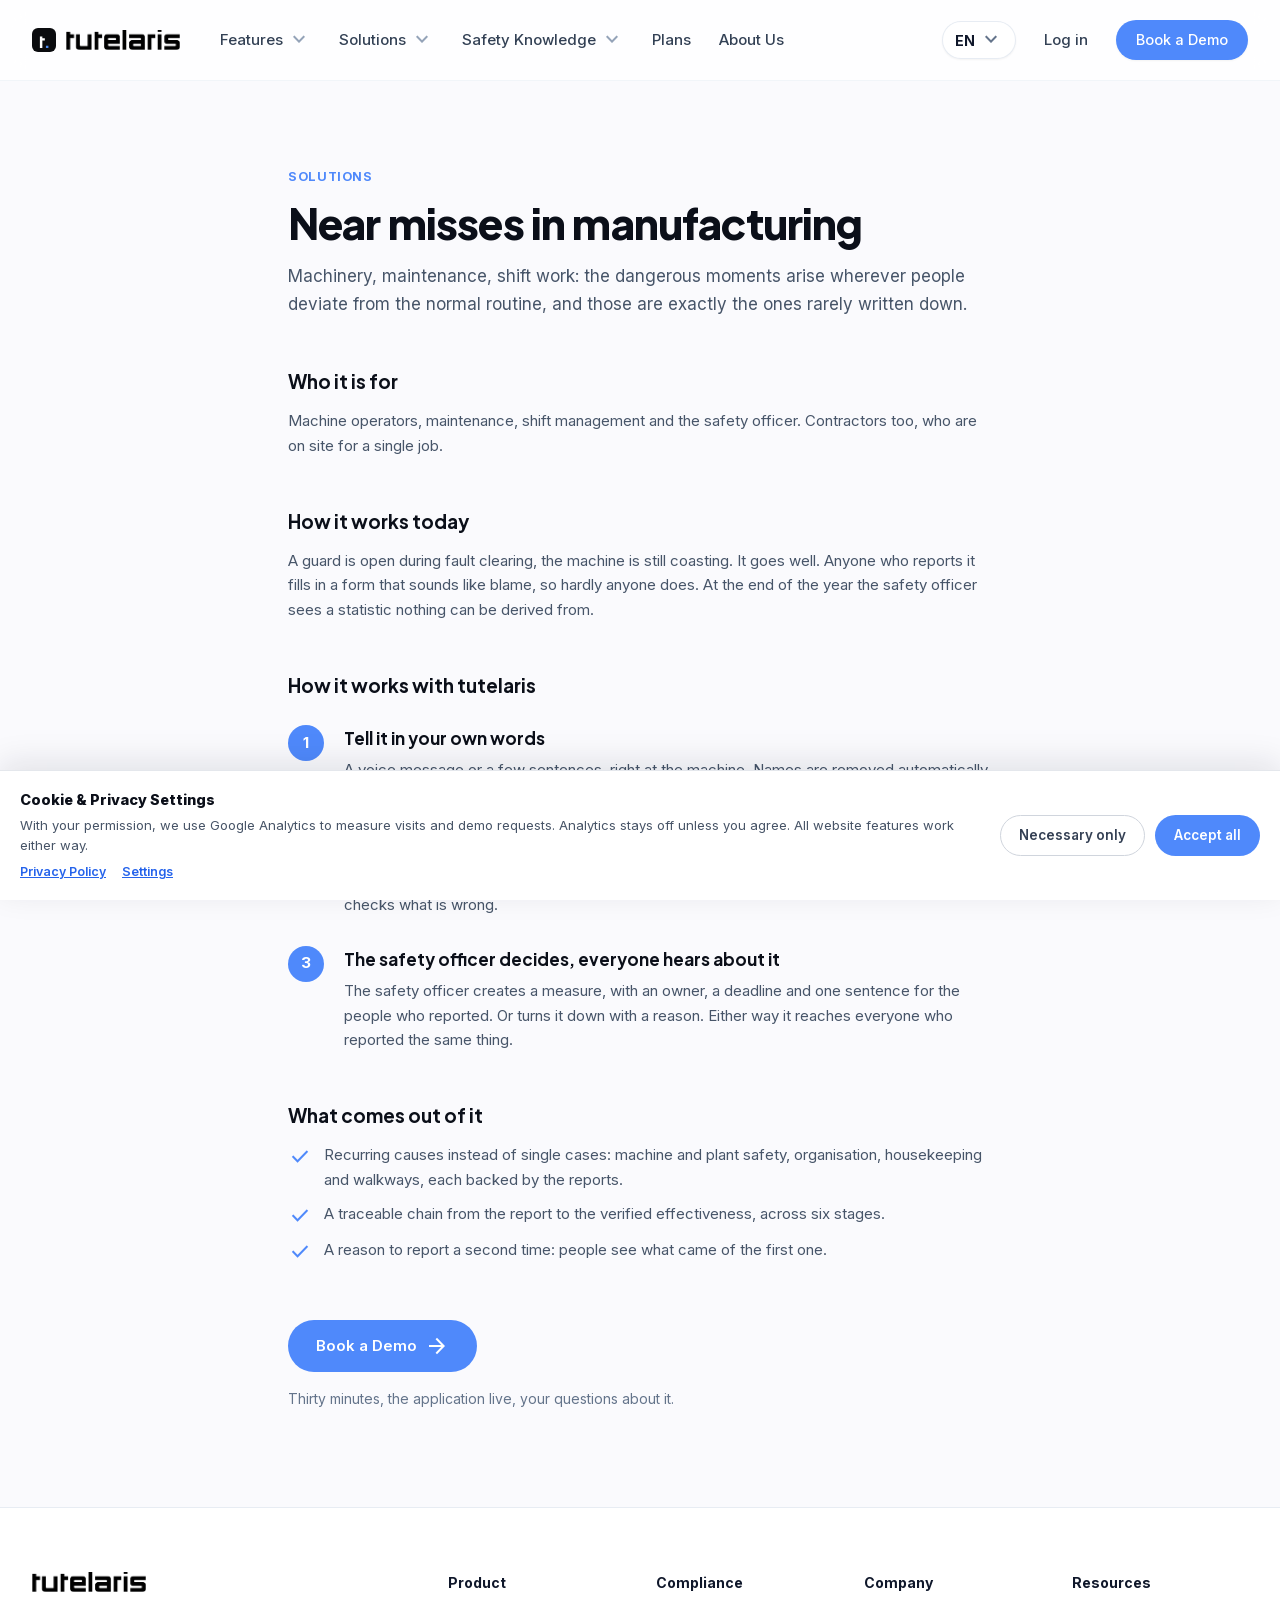
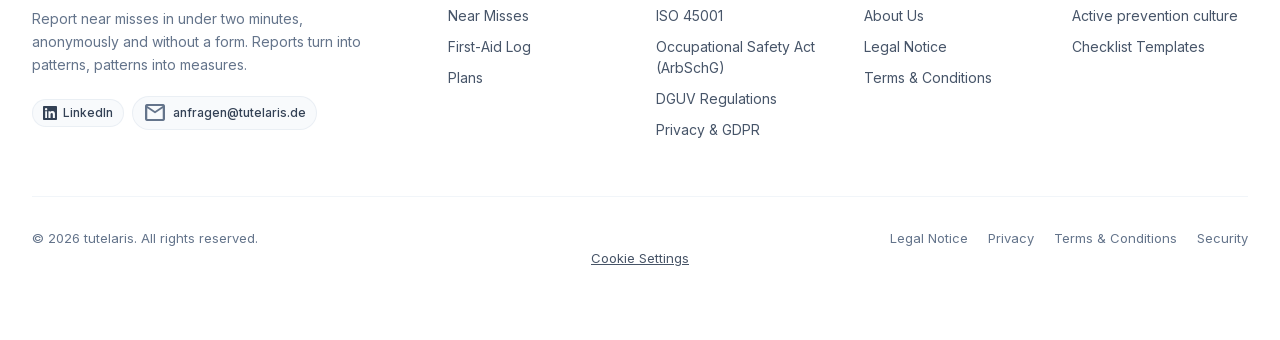
<file: produktion.html>
<!DOCTYPE html>
<html lang="en">
  <head>
    <meta charset="utf-8">
    <meta content="width=device-width, initial-scale=1.0" name="viewport">
    <meta content="web_standard" name="shell-type">
    <title>tutelaris – Near misses in manufacturing</title>
    <meta name="description" content="Near misses in manufacturing: report at the machine in your own words, anonymously, and see what came of it.">
    <link rel="canonical" href="https://tutelarisapp.com/produktion.html"><link rel="alternate" hreflang="de" href="https://tutelaris.de/produktion.html"><link rel="alternate" hreflang="en" href="https://tutelarisapp.com/produktion.html"><link rel="alternate" hreflang="x-default" href="https://tutelaris.de/produktion.html">
    <link rel="icon" href="https://tutelarisapp.com/favicon.ico" sizes="any"><link rel="icon" type="image/svg+xml" href="https://tutelarisapp.com/favicon.svg"><link rel="apple-touch-icon" href="https://tutelarisapp.com/apple-touch-icon.png">
    <meta name="theme-color" content="#4f89fb">
    <meta property="og:type" content="website">
    <meta property="og:site_name" content="tutelaris">
    <meta property="og:locale" content="de_DE">
    <meta property="og:url" content="https://tutelarisapp.com/produktion.html">
    <meta property="og:title" content="tutelaris – Near misses in manufacturing">
    <meta property="og:description" content="Near misses in manufacturing: report at the machine in your own words, anonymously, and see what came of it.">
    <meta property="og:image" content="https://tutelarisapp.com/og-image.png">
    <meta property="og:image:width" content="1200">
    <meta property="og:image:height" content="630">
    <meta name="twitter:card" content="summary_large_image">
    <meta name="twitter:title" content="tutelaris – Near misses in manufacturing">
    <meta name="twitter:description" content="Near misses in manufacturing: report at the machine in your own words, anonymously, and see what came of it.">
    <meta name="twitter:image" content="https://tutelarisapp.com/og-image.png">
    <style>@layer base{html,body{margin:0;padding:0;}body{overscroll-behavior:none;}main>:first-child{margin-top:0!important;}main>:last-child{margin-bottom:0!important;}}::-webkit-scrollbar{display:none;}/* Fenster für Demo-Anfrage und Login: auf kleinen Geräten scrollbar   und kompakter, damit das Formular nicht unten abgeschnitten wird. */#demo-modal{overflow-y:auto;-webkit-overflow-scrolling:touch;overscroll-behavior:contain;}@media (max-width:640px){  #demo-modal>div:last-child{align-items:flex-start;padding:12px;}  .demo-modal-panel{padding:20px 18px;border-radius:20px;}  .demo-modal-panel h3{font-size:20px;line-height:1.25;}  #demo-modal-form{gap:10px;}  #demo-modal-form label{margin-bottom:3px;}  #demo-field-note{min-height:0;height:64px;}  .demo-modal-panel>p{margin-bottom:14px;}}/* Einzeilige Formularfelder: feste Höhe 35px */.form-field{height:35px;padding-top:0;padding-bottom:0;line-height:35px;}.form-field:focus{box-shadow:0 0 0 3px rgba(79,137,251,.15);}.demo-booking-link:hover,.demo-success-booking:hover{color:#1e293b;}button[disabled]{opacity:.6;cursor:default;}/* Nav dropdowns: open on hover/focus with a short fade+slide; click still works on touch */.nav-dropdown-panel{opacity:0;visibility:hidden;transform:translateY(-6px);pointer-events:none;transition:opacity .18s ease,transform .18s ease,visibility .18s;}.nav-dropdown-panel::before{content:"";position:absolute;left:0;right:0;top:-10px;height:10px;}.nav-dropdown:hover>.nav-dropdown-panel,.nav-dropdown:focus-within>.nav-dropdown-panel,.nav-dropdown.is-open>.nav-dropdown-panel{opacity:1;visibility:visible;transform:translateY(0);pointer-events:auto;}.nav-dropdown:hover>.nav-dropdown-btn .material-symbols-outlined,.nav-dropdown.is-open>.nav-dropdown-btn .material-symbols-outlined{transform:rotate(180deg);}@media (prefers-reduced-motion:reduce){.nav-dropdown-panel{transition:none;}}</style><link rel="stylesheet" href="/styles-tailwind.css">
  <script type="application/ld+json">
  {
    "@context": "https://schema.org",
    "@type": "Organization",
    "name": "tutelaris",
    "url": "https://tutelaris.de/",
    "logo": "https://tutelaris.de/tutelaris-logo.svg",
    "description": "tutelaris ist die Plattform für Beinaheunfall-Management, digitales Verbandsbuch und Arbeitsschutz."
  }
  </script>
<link rel="stylesheet" href="assets/fonts/fonts.css">
<link rel="stylesheet" href="site-refinements.css">
</head>
  <body class="bg-[#FAFAFD] font-body text-[#101828] antialiased selection:bg-blue-100 selection:text-blue-900">
    <header class="fixed top-0 left-0 right-0 w-full z-50 bg-white/80 backdrop-blur-md border-b border-slate-100 transition-all">
      
      <div class="h-20 max-w-[80rem] mx-auto px-6 sm:px-8 flex items-center justify-between gap-4">
        <div class="flex items-center gap-10">
          <a class="flex items-center gap-2.5 focus:outline-none" data-path="home" href="index.html">
            <img alt="" aria-hidden="true" class="h-6 w-auto object-contain rounded-md" src="/tutelaris-logo.svg"><img alt="tutelaris" class="h-5 w-auto object-contain" src="/tutelaris-logo-black.png">
  </a>
  <nav class="hidden lg:flex items-center gap-7">
    <div class="relative nav-dropdown">
      <button class="nav-dropdown-btn flex items-center gap-1 text-[15px] font-medium text-slate-700 hover:text-slate-900 py-2" type="button"><span>Features</span> <span class="material-symbols-outlined text-[18px] text-slate-400 transition-transform">expand_more</span></button>
      <div class="nav-dropdown-panel absolute top-full left-0 mt-1 w-64 bg-white rounded-2xl border border-slate-200/80 shadow-lg p-2 z-50">
        <a class="block px-3.5 py-2.5 rounded-xl text-[14px] font-medium text-slate-700 hover:bg-slate-50 hover:text-slate-900" href="index.html#funktionen" data-path="beinaheunfall-management">Near Misses</a>
        <a class="block px-3.5 py-2.5 rounded-xl text-[14px] font-medium text-slate-700 hover:bg-slate-50 hover:text-slate-900" href="index.html#verbandsbuch-modul" data-path="verbandsbuch">First-Aid Log</a>
      </div>
    </div>
    <div class="relative nav-dropdown">
      <button class="nav-dropdown-btn flex items-center gap-1 text-[15px] font-medium text-slate-700 hover:text-slate-900 py-2" type="button"><span>Solutions</span> <span class="material-symbols-outlined text-[18px] text-slate-400 transition-transform">expand_more</span></button>
      <div class="nav-dropdown-panel absolute top-full left-0 mt-1 w-64 bg-white rounded-2xl border border-slate-200/80 shadow-lg p-2 z-50">
        <a class="block px-3.5 py-2.5 rounded-xl text-[14px] font-medium text-slate-700 hover:bg-slate-50 hover:text-slate-900" href="logistik.html" data-path="loesung-logistik">Logistics</a>
        <a class="block px-3.5 py-2.5 rounded-xl text-[14px] font-medium text-slate-700 hover:bg-slate-50 hover:text-slate-900" href="produktion.html" data-path="loesung-produktion" aria-current="page">Production</a>
        <a class="block px-3.5 py-2.5 rounded-xl text-[14px] font-medium text-slate-700 hover:bg-slate-50 hover:text-slate-900" href="baugewerbe.html" data-path="loesung-bau">Construction</a>
      </div>
    </div>
    <div class="relative nav-dropdown">
      <button class="nav-dropdown-btn flex items-center gap-1 text-[15px] font-medium text-slate-700 hover:text-slate-900 py-2" type="button"><span>Safety Knowledge</span> <span class="material-symbols-outlined text-[18px] text-slate-400 transition-transform">expand_more</span></button>
      <div class="nav-dropdown-panel absolute top-full left-0 mt-1 w-64 bg-white rounded-2xl border border-slate-200/80 shadow-lg p-2 z-50">
        <a class="block px-3.5 py-2.5 rounded-xl text-[14px] font-medium text-slate-700 hover:bg-slate-50 hover:text-slate-900" href="ehs-leitfaeden.html" data-path="ressourcen">Active prevention culture</a>
        <a class="block px-3.5 py-2.5 rounded-xl text-[14px] font-medium text-slate-700 hover:bg-slate-50 hover:text-slate-900" href="checklisten-vorlagen.html" data-path="ressourcen">Checklist Templates</a>
        </div>
    </div>
    <a class="text-[15px] font-medium text-slate-700 hover:text-slate-900 py-2" data-path="preise" href="preise.html">Plans</a>
    <a class="text-[15px] font-medium text-slate-700 hover:text-slate-900 py-2" data-path="unternehmen" href="ueber-uns.html">About Us</a>
  </nav></div>
  <div class="flex items-center gap-5">
    <div class="relative nav-dropdown hidden sm:block">
      <button class="nav-dropdown-btn flex items-center gap-1 px-3 py-1.5 rounded-full bg-white border border-slate-200/80 shadow-sm text-[14px] font-bold text-slate-900 hover:bg-slate-50" type="button" aria-haspopup="true">EN <span class="material-symbols-outlined text-[18px] text-slate-500 transition-transform">expand_more</span></button>
      <div class="nav-dropdown-panel absolute top-full right-0 mt-2 w-44 bg-white rounded-2xl border border-slate-200/80 shadow-lg p-1.5 z-50">
        <span class="flex items-center gap-2 px-3 py-2 rounded-lg text-[14px] font-bold text-[#4f89fb] bg-blue-50/70" aria-current="true">EN · English</span>
        <a class="flex items-center gap-2 px-3 py-2 rounded-lg text-[14px] font-semibold text-slate-800 hover:bg-slate-50" href="https://tutelaris.de/produktion.html" hreflang="de">DE · Deutsch</a>
      </div>
    </div>
    
    
    <a class="hidden sm:inline-flex text-[15px] font-medium text-slate-700 hover:text-slate-900 px-2 py-1" data-path="login" href="https://app.tutelaris.de/?lang=en">Log in</a>
    <a class="demo-open-btn inline-flex items-center justify-center bg-[#4f89fb] hover:bg-[#3d75e6] text-white font-medium text-[14.5px] px-5 py-2.5 rounded-full shadow-sm hover:shadow-md transition-all h-10" data-path="demo-anfragen" href="https://meetings-na2.hubspot.com/andrei-piatrouski" target="_blank" rel="noopener">Book a Demo</a>
    <button class="mobile-nav-toggle lg:hidden flex items-center justify-center w-10 h-10 rounded-full border border-slate-200 text-slate-700" type="button" aria-expanded="false" aria-label="Menü öffnen">
      <span class="material-symbols-outlined text-[22px]">menu</span>
    </button>
  </div></div>
  <div class="mobile-nav-panel hidden lg:hidden border-t border-slate-100 bg-white px-6 py-4 max-h-[calc(100vh-5rem)] overflow-y-auto">
    <div class="flex flex-col gap-1">
      <div class="mobile-accordion">
        <button type="button" class="mobile-accordion-btn w-full flex items-center justify-between px-2 py-2.5 rounded-lg text-[15px] font-medium text-slate-700 hover:bg-slate-50">
          <span>Features</span>
          <span class="material-symbols-outlined text-[20px] text-slate-400 transition-transform">expand_more</span>
        </button>
        <div class="mobile-accordion-panel hidden flex-col ml-2 pl-3 border-l border-slate-100">
          <a class="px-3 py-2 rounded-lg text-[14px] text-slate-600 hover:bg-slate-50 hover:text-slate-900" href="index.html#funktionen" data-path="beinaheunfall-management">Near Misses</a>
          <a class="px-3 py-2 rounded-lg text-[14px] text-slate-600 hover:bg-slate-50 hover:text-slate-900" href="index.html#verbandsbuch-modul" data-path="verbandsbuch">First-Aid Log</a>
        </div>
      </div>
      <div class="mobile-accordion">
        <button type="button" class="mobile-accordion-btn w-full flex items-center justify-between px-2 py-2.5 rounded-lg text-[15px] font-medium text-slate-700 hover:bg-slate-50">
          <span>Solutions</span>
          <span class="material-symbols-outlined text-[20px] text-slate-400 transition-transform">expand_more</span>
        </button>
        <div class="mobile-accordion-panel hidden flex-col ml-2 pl-3 border-l border-slate-100">
          <a class="px-3 py-2 rounded-lg text-[14px] text-slate-600 hover:bg-slate-50 hover:text-slate-900" href="logistik.html" data-path="loesung-logistik">Logistics</a>
          <a class="px-3 py-2 rounded-lg text-[14px] text-slate-600 hover:bg-slate-50 hover:text-slate-900" href="produktion.html" data-path="loesung-produktion" aria-current="page">Production</a>
          <a class="px-3 py-2 rounded-lg text-[14px] text-slate-600 hover:bg-slate-50 hover:text-slate-900" href="baugewerbe.html" data-path="loesung-bau">Construction</a>
        </div>
      </div>
      <div class="mobile-accordion">
        <button type="button" class="mobile-accordion-btn w-full flex items-center justify-between px-2 py-2.5 rounded-lg text-[15px] font-medium text-slate-700 hover:bg-slate-50">
          <span>Safety Knowledge</span>
          <span class="material-symbols-outlined text-[20px] text-slate-400 transition-transform">expand_more</span>
        </button>
        <div class="mobile-accordion-panel hidden flex-col ml-2 pl-3 border-l border-slate-100">
          <a class="px-3 py-2 rounded-lg text-[14px] text-slate-600 hover:bg-slate-50 hover:text-slate-900" href="ehs-leitfaeden.html" data-path="ressourcen">Active prevention culture</a>
          <a class="px-3 py-2 rounded-lg text-[14px] text-slate-600 hover:bg-slate-50 hover:text-slate-900" href="checklisten-vorlagen.html" data-path="ressourcen">Checklist Templates</a>
          </div>
      </div>
      <a class="px-2 py-2.5 rounded-lg text-[15px] font-medium text-slate-700 hover:bg-slate-50" href="preise.html" data-path="preise">Plans</a>
      <a class="px-2 py-2.5 rounded-lg text-[15px] font-medium text-slate-700 hover:bg-slate-50" href="ueber-uns.html" data-path="unternehmen">About Us</a>
      <div class="border-t border-slate-100 my-2"></div>
      <a class="px-2 py-2.5 rounded-lg text-[15px] font-medium text-slate-700 hover:bg-slate-50" href="https://app.tutelaris.de/?lang=en" data-path="login">Log in</a>
      <div class="px-2 py-2.5">
        <span class="text-[13px] font-semibold uppercase tracking-wide text-slate-400">Language</span>
        <div class="mt-2 flex flex-col gap-1">
          <span class="flex items-center gap-2 px-3 py-2 rounded-lg text-[14px] font-bold text-[#4f89fb] bg-blue-50/70" aria-current="true">EN · English</span>
          <a class="flex items-center gap-2 px-3 py-2 rounded-lg text-[14px] font-semibold text-slate-800 hover:bg-slate-50" href="https://tutelaris.de/produktion.html" hreflang="de">DE · Deutsch</a>
        </div>
      </div>
      
      
      <a class="demo-open-btn mt-2 inline-flex items-center justify-center bg-[#4f89fb] hover:bg-[#3d75e6] text-white font-medium text-[15px] px-5 py-3 rounded-full shadow-sm transition-all" data-path="demo-anfragen" href="https://meetings-na2.hubspot.com/andrei-piatrouski" target="_blank" rel="noopener">Book a Demo</a>
    </div>
  </div>
    </header><main class="w-full pt-[168px] pb-24 bg-[#FAFAFD] min-h-screen overflow-x-hidden">
<div class="max-w-3xl mx-auto px-6 sm:px-8">
<span class="text-[12.5px] font-bold uppercase tracking-wider text-[#4f89fb] block mb-3">Solutions</span>
<h1 class="font-headline text-[32px] sm:text-[42px] font-[900] tracking-[-0.02em] text-[#0b0f19] leading-[1.15] mb-4">Near misses in manufacturing</h1>
<p class="text-[17px] text-slate-600 leading-relaxed mb-12">Machinery, maintenance, shift work: the dangerous moments arise wherever people deviate from the normal routine, and those are exactly the ones rarely written down.</p>

<div class="space-y-12 text-[15px] text-slate-600 leading-relaxed">

<section>
<h2 class="font-headline text-[19px] font-bold text-[#0b0f19] mb-3">Who it is for</h2>
<p>Machine operators, maintenance, shift management and the safety officer. Contractors too, who are on site for a single job.</p>
</section>

<section>
<h2 class="font-headline text-[19px] font-bold text-[#0b0f19] mb-3">How it works today</h2>
<p>A guard is open during fault clearing, the machine is still coasting. It goes well. Anyone who reports it fills in a form that sounds like blame, so hardly anyone does. At the end of the year the safety officer sees a statistic nothing can be derived from.</p>
</section>

<section>
<h2 class="font-headline text-[19px] font-bold text-[#0b0f19] mb-6">How it works with tutelaris</h2>
<div class="space-y-7">
<div class="flex gap-5">
<span class="shrink-0 w-9 h-9 rounded-full bg-[#4f89fb] text-white font-bold text-[15px] flex items-center justify-center">1</span>
<div>
<h3 class="font-headline text-[17px] font-bold text-[#0b0f19] mb-1.5">Tell it in your own words</h3>
<p class="text-[15px] text-slate-600 leading-relaxed">A voice message or a few sentences, right at the machine. Names are removed automatically, from every field, not just from the running text. A pseudonym is stored.</p>
</div>
</div>
<div class="flex gap-5">
<span class="shrink-0 w-9 h-9 rounded-full bg-[#4f89fb] text-white font-bold text-[15px] flex items-center justify-center">2</span>
<div>
<h3 class="font-headline text-[17px] font-bold text-[#0b0f19] mb-1.5">The AI turns it into analysable data</h3>
<p class="text-[15px] text-slate-600 leading-relaxed">Area, equipment, conditions and cause are recognised and filled in. The person reporting only checks what is wrong.</p>
</div>
</div>
<div class="flex gap-5">
<span class="shrink-0 w-9 h-9 rounded-full bg-[#4f89fb] text-white font-bold text-[15px] flex items-center justify-center">3</span>
<div>
<h3 class="font-headline text-[17px] font-bold text-[#0b0f19] mb-1.5">The safety officer decides, everyone hears about it</h3>
<p class="text-[15px] text-slate-600 leading-relaxed">The safety officer creates a measure, with an owner, a deadline and one sentence for the people who reported. Or turns it down with a reason. Either way it reaches everyone who reported the same thing.</p>
</div>
</div>
</div>
</section>

<section>
<h2 class="font-headline text-[19px] font-bold text-[#0b0f19] mb-3">What comes out of it</h2>
<ul class="space-y-2.5">
<li class="flex gap-3"><span class="material-symbols-outlined text-[19px] text-[#4f89fb] shrink-0 mt-0.5">check</span><span>Recurring causes instead of single cases: machine and plant safety, organisation, housekeeping and walkways, each backed by the reports.</span></li>
<li class="flex gap-3"><span class="material-symbols-outlined text-[19px] text-[#4f89fb] shrink-0 mt-0.5">check</span><span>A traceable chain from the report to the verified effectiveness, across six stages.</span></li>
<li class="flex gap-3"><span class="material-symbols-outlined text-[19px] text-[#4f89fb] shrink-0 mt-0.5">check</span><span>A reason to report a second time: people see what came of the first one.</span></li>
</ul>
</section>

<section class="pt-2">
<a href="https://meetings-na2.hubspot.com/andrei-piatrouski" target="_blank" rel="noopener" class="inline-flex items-center justify-center gap-2 bg-[#4f89fb] hover:bg-[#2f6fd4] text-white font-semibold text-[15px] px-7 py-3.5 rounded-full transition-colors">
<span>Book a Demo</span>
<span class="material-symbols-outlined text-[18px]">arrow_forward</span>
</a>
<p class="text-[14px] text-slate-500 mt-4">Thirty minutes, the application live, your questions about it.</p>
</section>

</div>
</div>
</main>
<footer class="w-full bg-white border-t border-slate-200/80 pt-16 pb-12"><div class="max-w-[80rem] mx-auto px-6 sm:px-8"><div class="grid grid-cols-2 md:grid-cols-3 lg:grid-cols-6 gap-8 pb-14 border-b border-slate-100"><div class="col-span-2 md:col-span-3 lg:col-span-2 flex flex-col gap-4 pr-6"><div class="flex items-center gap-2.5"><img alt="tutelaris" class="h-5 w-auto object-contain" src="/tutelaris-logo-black.png"></div><p class="text-[14px] text-slate-500 max-w-sm leading-relaxed">Report near misses in under two minutes, anonymously and without a form. Reports turn into patterns, patterns into measures.</p><div class="flex flex-wrap items-center gap-2 pt-1"><a class="inline-flex items-center gap-1.5 px-2.5 py-1 rounded-full bg-slate-50 text-slate-700 text-[12px] font-medium border border-slate-200/60 hover:bg-slate-100 transition-colors" href="https://www.linkedin.com/company/tutelaris/" target="_blank" rel="noopener" aria-label="tutelaris auf LinkedIn"><svg width="14" height="14" viewBox="0 0 24 24" fill="currentColor" aria-hidden="true"><path d="M22.225 0H1.771C.792 0 0 .77 0 1.723v20.547C0 23.23.792 24 1.771 24h20.451C23.2 24 24 23.23 24 22.27V1.723C24 .77 23.2 0 22.222 0h.003zM6.905 20.452H3.77V9h3.135v11.452zM5.337 7.433a2.062 2.062 0 1 1 0-4.124 2.062 2.062 0 0 1 0 4.124zM20.447 20.452h-3.554v-5.569c0-1.328-.027-3.037-1.852-3.037-1.853 0-2.136 1.445-2.136 2.939v5.667H9.35V9h3.414v1.561h.049c.476-.9 1.637-1.852 3.368-1.852 3.6 0 4.266 2.37 4.266 5.456v6.287z"/></svg>LinkedIn</a><a class="inline-flex items-center gap-1.5 px-2.5 py-1 rounded-full bg-slate-50 text-slate-700 text-[12px] font-medium border border-slate-200/60 hover:bg-slate-100 transition-colors" href="mailto:anfragen@tutelaris.de"><span class="material-symbols-outlined text-[15px] text-slate-500">mail</span>anfragen@tutelaris.de</a></div></div><div class="flex flex-col gap-3"><span class="text-[14px] font-bold text-slate-900">Product</span><div class="flex flex-col gap-2.5 text-[14px] text-slate-600"><a class="hover:text-slate-900 transition-colors" data-path="beinaheunfall-management" href="index.html#funktionen">Near Misses</a><a class="hover:text-slate-900 transition-colors" data-path="verbandsbuch" href="index.html#verbandsbuch-modul">First-Aid Log</a><a class="hover:text-slate-900 transition-colors" data-path="preise" href="preise.html">Plans</a></div></div><div class="flex flex-col gap-3"><span class="text-[14px] font-bold text-slate-900">Compliance</span><div class="flex flex-col gap-2.5 text-[14px] text-slate-600"><a class="hover:text-slate-900 transition-colors" data-path="compliance-iso-45001" href="iso-45001.html">ISO 45001</a><a class="hover:text-slate-900 transition-colors" data-path="compliance-arbschg" href="arbeitsschutzgesetz.html">Occupational Safety Act (ArbSchG)</a><a class="hover:text-slate-900 transition-colors" data-path="compliance-dguv" href="dguv-vorschriften.html">DGUV Regulations</a><a class="hover:text-slate-900 transition-colors" data-path="compliance-datenschutz" href="https://tutelaris.de/datenschutz.html">Privacy &amp; GDPR</a></div></div><div class="flex flex-col gap-3"><span class="text-[14px] font-bold text-slate-900">Company</span><div class="flex flex-col gap-2.5 text-[14px] text-slate-600"><a class="hover:text-slate-900 transition-colors" data-path="unternehmen" href="ueber-uns.html">About Us</a><a class="hover:text-slate-900 transition-colors" data-path="impressum" href="https://tutelaris.de/impressum.html">Legal Notice</a><a class="hover:text-slate-900 transition-colors" data-path="agb" href="https://tutelaris.de/agb.html">Terms &amp; Conditions</a></div></div><div class="flex flex-col gap-3"><span class="text-[14px] font-bold text-slate-900">Resources</span><div class="flex flex-col gap-2.5 text-[14px] text-slate-600"><a class="hover:text-slate-900 transition-colors" data-path="ehs-leitfaeden" href="ehs-leitfaeden.html">Active prevention culture</a><a class="hover:text-slate-900 transition-colors" data-path="checklisten-vorlagen" href="checklisten-vorlagen.html">Checklist Templates</a></div></div></div><div class="pt-8 flex flex-col sm:flex-row items-center justify-between gap-4 text-[13px] text-slate-500"><div class="">© 2026 tutelaris. All rights reserved.</div><div class="flex items-center gap-5"><a class="hover:text-slate-900 transition-colors" href="https://tutelaris.de/impressum.html">Legal Notice</a><a class="hover:text-slate-900 transition-colors" href="https://tutelaris.de/datenschutz.html">Privacy</a><a class="hover:text-slate-900 transition-colors" href="https://tutelaris.de/agb.html">Terms &amp; Conditions</a><a class="hover:text-slate-900 transition-colors" href="sicherheit.html">Security</a></div></div></div><button type="button" class="privacy-settings" onclick="window.tutCookieConsent.openSettings()">Cookie Settings</button></footer>

<!-- DEMO BOOKING MODAL -->
<div id="demo-modal" class="fixed inset-0 z-[100] hidden">
  <div class="demo-modal-backdrop absolute inset-0 bg-slate-900/60 backdrop-blur-sm"></div>
  <div class="relative min-h-full flex items-center justify-center p-4 sm:p-6">
    <div class="demo-modal-panel relative w-full max-w-md bg-white rounded-[28px] shadow-2xl p-7 sm:p-8">
      <button type="button" class="demo-modal-close absolute top-5 right-5 w-9 h-9 rounded-full flex items-center justify-center text-slate-400 hover:text-slate-700 hover:bg-slate-100 transition-colors" aria-label="Schließen">
        <span class="material-symbols-outlined text-[20px]">close</span>
      </button>
      <div class="w-11 h-11 rounded-xl overflow-hidden mb-4">
        <img src="/tutelaris-logo.svg" alt="tutelaris" class="w-full h-full object-cover">
      </div>
      <h3 class="font-headline text-[24px] font-extrabold text-[#0b0f19] tracking-tight mb-1.5">Book a Demo</h3>
      <p class="text-[14px] text-slate-500 mb-6">Tell us briefly about yourself – we will get back to you within one working day.</p>
      <form id="demo-modal-form" class="flex flex-col gap-4" novalidate>
        <div>
          <label for="demo-field-email" class="block text-[13px] font-semibold text-slate-700 mb-1.5">Business email *</label>
          <input id="demo-field-email" name="email" type="email" required placeholder="name@company.com" class="w-full px-4 form-field text-[14.5px] text-slate-900 placeholder:text-slate-400 bg-white border border-slate-200 rounded-lg focus:outline-none focus:border-[#4f89fb] focus:ring-2 transition-all">
          <p id="demo-field-email-error" class="hidden mt-1.5 text-[12.5px] text-red-600 flex items-center gap-1"><span class="material-symbols-outlined text-[14px]">error</span><span>Please enter a valid address.</span></p>
        </div>
        <div>
          <label for="demo-field-company" class="block text-[13px] font-semibold text-slate-700 mb-1.5">Organisation *</label>
          <input id="demo-field-company" name="company" type="text" required placeholder="Company name" class="w-full px-4 form-field text-[14.5px] text-slate-900 placeholder:text-slate-400 bg-white border border-slate-200 rounded-lg focus:outline-none focus:border-[#4f89fb] focus:ring-2 transition-all">
          <p id="demo-field-company-error" class="hidden mt-1.5 text-[12.5px] text-red-600 flex items-center gap-1"><span class="material-symbols-outlined text-[14px]">error</span><span>Please tell us your organisation.</span></p>
        </div>
        <div>
          <label for="demo-field-note" class="block text-[13px] font-semibold text-slate-700 mb-1.5">How are incidents recorded at your site today? <span class="text-slate-400 font-normal">(optional)</span></label>
          <textarea id="demo-field-note" name="note" rows="3" placeholder="e.g. paper form, PDF on the intranet, spreadsheet, not at all" class="w-full px-4 py-2.75 text-[14.5px] text-slate-900 placeholder:text-slate-400 bg-white border border-slate-200 rounded-lg focus:outline-none focus:border-[#4f89fb] focus:ring-2 transition-all"></textarea>
        </div>
        <div>
          <label for="demo-field-name" class="block text-[13px] font-semibold text-slate-700 mb-1.5">Name <span class="text-slate-400 font-normal">(optional)</span></label>
          <input id="demo-field-name" name="name" type="text" placeholder="First and last name" class="w-full px-4 form-field text-[14.5px] text-slate-900 placeholder:text-slate-400 bg-white border border-slate-200 rounded-lg focus:outline-none focus:border-[#4f89fb] focus:ring-2 transition-all">
        </div>
        <p id="demo-form-error" class="hidden text-[12.5px] text-red-600 flex items-start gap-1.5"><span class="material-symbols-outlined text-[15px]">error</span><span>Sending failed. Please email anfragen@tutelaris.de or pick a time directly.</span></p>
        <button type="submit" class="mt-2 w-full inline-flex items-center justify-center gap-2 bg-[#4f89fb] hover:bg-[#3d75e6] text-white font-semibold text-[15px] px-6 py-3 rounded-xl transition-colors">
          <span>Send request</span>
          <span class="material-symbols-outlined text-[18px]">arrow_forward</span>
        </button>
        <a class="demo-booking-link text-center text-[13px] font-medium text-slate-500 transition-colors" href="https://meetings-na2.hubspot.com/andrei-piatrouski" target="_blank" rel="noopener">Rather pick a time directly</a>
        <p class="text-[11.5px] text-slate-400 text-center leading-relaxed"><span>We use your details solely to process your request.</span> <a href="https://tutelaris.de/datenschutz.html" class="underline hover:text-slate-600">Privacy</a></p>
      </form>
      <div id="demo-modal-success" class="hidden text-center py-4">
        <div class="w-14 h-14 rounded-full bg-emerald-50 flex items-center justify-center mx-auto mb-4">
          <span class="material-symbols-outlined text-emerald-600 text-[28px]">check_circle</span>
        </div>
        <h3 class="font-headline text-[20px] font-extrabold text-[#0b0f19] mb-1.5">Request sent</h3>
        <p class="text-[14px] text-slate-500">Thank you – we will get back to you within one working day. You can also pick a time directly.</p>
        <a class="demo-success-booking mt-5 inline-flex items-center justify-center gap-2 bg-[#4f89fb] hover:bg-[#3d75e6] text-white font-semibold text-[14.5px] px-5 py-2.5 rounded-xl transition-colors" href="https://meetings-na2.hubspot.com/andrei-piatrouski" target="_blank" rel="noopener">Pick a time</a>
      </div>

    </div>
  </div>
</div>

<script>
(function () {
  // ---- Nav dropdowns (Funktionen, Lösungen, Sicherheitswissen, Über uns, DE) ----
  var dropdowns = document.querySelectorAll('.nav-dropdown');
  function closeAllDropdowns(except) {
    dropdowns.forEach(function (dd) {
      if (dd === except) return;
      dd.classList.remove('is-open');
    });
  }
  dropdowns.forEach(function (dd) {
    var btn = dd.querySelector('.nav-dropdown-btn');
    var panel = dd.querySelector('.nav-dropdown-panel');
    if (!btn || !panel) return;
    btn.addEventListener('click', function (e) {
      e.stopPropagation();
      var wasOpen = dd.classList.contains('is-open');
      closeAllDropdowns(dd);
      dd.classList.toggle('is-open', !wasOpen);
    });
  });
  document.addEventListener('click', function () { closeAllDropdowns(null); });



  // ---- Mobile nav toggle ----
  var mobileToggle = document.querySelector('.mobile-nav-toggle');
  var mobilePanel = document.querySelector('.mobile-nav-panel');

  function closeMobilePanel() {
    if (!mobileToggle || !mobilePanel) return;
    mobilePanel.classList.add('hidden');
    mobileToggle.setAttribute('aria-expanded', 'false');
    mobileToggle.querySelector('.material-symbols-outlined').textContent = 'menu';
    mobilePanel.querySelectorAll('.mobile-accordion-panel').forEach(function (p) { p.classList.add('hidden'); p.classList.remove('flex'); });
    mobilePanel.querySelectorAll('.mobile-accordion-btn .material-symbols-outlined').forEach(function (icon) { icon.classList.remove('rotate-180'); });
  }

  if (mobileToggle && mobilePanel) {
    mobileToggle.addEventListener('click', function () {
      var isHidden = mobilePanel.classList.contains('hidden');
      if (isHidden) {
        mobilePanel.classList.remove('hidden');
        mobileToggle.setAttribute('aria-expanded', 'true');
        mobileToggle.querySelector('.material-symbols-outlined').textContent = 'close';
      } else {
        closeMobilePanel();
      }
    });

    // Accordion sections (Funktionen, Lösungen, Sicherheitswissen)
    mobilePanel.querySelectorAll('.mobile-accordion-btn').forEach(function (btn) {
      var panel = btn.nextElementSibling;
      btn.addEventListener('click', function () {
        var isHidden = panel.classList.contains('hidden');
        panel.classList.toggle('hidden', !isHidden);
        panel.classList.toggle('flex', isHidden);
        var icon = btn.querySelector('.material-symbols-outlined');
        if (icon) icon.classList.toggle('rotate-180', isHidden);
      });
    });

    // Close the panel after following an actual link (not accordion toggles or the lang switch)
    mobilePanel.querySelectorAll('a').forEach(function (a) {
      a.addEventListener('click', function () {
        closeMobilePanel();
      });
    });
  }

  // ---- Email validation (replaces the browser's native validation bubble) ----
  // Stricter than the native type="email" check, which accepts addresses
  // without a top-level domain (e.g. "xx@yy"), require user@domain.tld.
  function isValidEmail(value) {
    return /^[^\s@]+@[^\s@]+\.[^\s@]{2,}$/.test((value || '').trim());
  }
  function showPillError(f) {
    f.classList.remove(f.dataset.baseBorder);
    f.classList.add('border-red-400');
    var errorEl = f.parentElement.querySelector('.demo-email-error');
    if (errorEl) errorEl.classList.remove('hidden');
  }
  function clearPillError(f) {
    f.classList.remove('border-red-400');
    f.classList.add(f.dataset.baseBorder);
    var errorEl = f.parentElement.querySelector('.demo-email-error');
    if (errorEl) errorEl.classList.add('hidden');
  }

  document.querySelectorAll('.demo-trigger-form').forEach(function (f) {
    var input = f.querySelector('.demo-email-input');
    if (!input) return;
    f.dataset.baseBorder = f.classList.contains('border-slate-300') ? 'border-slate-300' : 'border-slate-200';
    input.addEventListener('input', function () { clearPillError(f); });
  });

  // ---- Demo modal ----
  var modal = document.getElementById('demo-modal');
  var form = document.getElementById('demo-modal-form');
  var success = document.getElementById('demo-modal-success');
  var emailField = document.getElementById('demo-field-email');
  var emailFieldError = document.getElementById('demo-field-email-error');

  function showModalEmailError() {
    emailField.classList.remove('border-slate-200');
    emailField.classList.add('border-red-400');
    if (emailFieldError) emailFieldError.classList.remove('hidden');
  }
  function clearModalEmailError() {
    emailField.classList.remove('border-red-400');
    emailField.classList.add('border-slate-200');
    if (emailFieldError) emailFieldError.classList.add('hidden');
  }
  if (emailField) emailField.addEventListener('input', clearModalEmailError);

  function openDemoModal(prefillEmail) {
    if (!modal) return;
    form.classList.remove('hidden');
    success.classList.add('hidden');
    form.reset();
    clearModalEmailError();
    if (prefillEmail) emailField.value = prefillEmail;
    modal.classList.remove('hidden');
    document.body.style.overflow = 'hidden';
    setTimeout(function () { emailField.focus(); }, 50);
  }
  function closeDemoModal() {
    if (!modal) return;
    modal.classList.add('hidden');
    document.body.style.overflow = '';
  }

  // ---- HubSpot ----
  // Portal-ID und Form-GUID stehen im Einbettungscode des HubSpot-Formulars
  // (Marketing > Formulare > Einbetten). Solange sie leer sind, kann das
  // Formular nicht senden und zeigt stattdessen den Fehlerhinweis.
  var HUBSPOT_PORTAL_ID = '247446944';
  var HUBSPOT_FORM_GUID = 'ad94d29c-b621-424a-b731-f0c27cc00909';
  var MEETING_URL = 'https://meetings-na2.hubspot.com/andrei-piatrouski';

  function bookingUrl(email) {
    return email ? MEETING_URL + '?email=' + encodeURIComponent(email) : MEETING_URL;
  }

  // "Demo anfragen" öffnet das Formular; der href bleibt als Rückfallebene ohne JS.
  document.querySelectorAll('.demo-open-btn').forEach(function (el) {
    el.addEventListener('click', function (e) {
      e.preventDefault();
      openDemoModal('');
    });
  });

  // Email-Pill: Adresse prüfen, dann Formular mit vorausgefüllter Adresse öffnen
  document.querySelectorAll('.demo-trigger-form').forEach(function (f) {
    f.addEventListener('submit', function (e) {
      e.preventDefault();
      var input = f.querySelector('.demo-email-input');
      if (input && !isValidEmail(input.value)) {
        showPillError(f);
        input.focus();
        return;
      }
      clearPillError(f);
      openDemoModal(input ? input.value.trim() : '');
    });
  });



  // Terminlink: E-Mail aus dem Formular mitgeben, bevor HubSpot geöffnet wird
  document.querySelectorAll('.demo-booking-link, .demo-success-booking').forEach(function (el) {
    el.addEventListener('click', function () {
      var emailEl = document.getElementById('demo-field-email');
      el.setAttribute('href', bookingUrl(emailEl ? emailEl.value.trim() : ''));
    });
  });

  if (modal) {
    modal.querySelector('.demo-modal-backdrop').addEventListener('click', closeDemoModal);
    modal.querySelector('.demo-modal-close').addEventListener('click', closeDemoModal);
    document.addEventListener('keydown', function (e) {
      if (e.key === 'Escape') closeDemoModal();
    });
  }

  if (form) {
    form.addEventListener('submit', function (e) {
      e.preventDefault();
      if (emailField && !isValidEmail(emailField.value)) {
        showModalEmailError();
        emailField.focus();
        return;
      }
      clearModalEmailError();

      var companyField = document.getElementById('demo-field-company');
      var companyError = document.getElementById('demo-field-company-error');
      if (companyField && !companyField.value.trim()) {
        if (companyError) companyError.classList.remove('hidden');
        companyField.focus();
        return;
      }
      if (companyError) companyError.classList.add('hidden');

      var formError = document.getElementById('demo-form-error');
      var submitBtn = form.querySelector('button[type="submit"]');
      var val = function (id) {
        var el = document.getElementById(id);
        return el ? el.value.trim() : '';
      };
      var email = val('demo-field-email');
      var note = val('demo-field-note');
      var message = note;

      var fields = [
        { name: 'email', value: email },
        { name: 'company', value: val('demo-field-company') }
      ];
      if (val('demo-field-name')) fields.push({ name: 'firstname', value: val('demo-field-name') });
      if (message) fields.push({ name: 'message', value: message });

      if (!HUBSPOT_PORTAL_ID || !HUBSPOT_FORM_GUID) {
        if (formError) formError.classList.remove('hidden');
        return;
      }

      if (formError) formError.classList.add('hidden');
      if (submitBtn) submitBtn.disabled = true;

      fetch('https://api.hsforms.com/submissions/v3/integration/submit/' +
            HUBSPOT_PORTAL_ID + '/' + HUBSPOT_FORM_GUID, {
        method: 'POST',
        headers: { 'Content-Type': 'application/json' },
        body: JSON.stringify({
          fields: fields,
          context: { pageUri: window.location.href, pageName: document.title }
        })
      }).then(function (res) {
        if (!res.ok) throw new Error('HubSpot antwortete mit ' + res.status);
        window.tutAnalytics && window.tutAnalytics.track('generate_lead');
        var link = success.querySelector('.demo-success-booking');
        if (link) link.setAttribute('href', bookingUrl(email));
        form.classList.add('hidden');
        success.classList.remove('hidden');
      }).catch(function (err) {
        window.tutAnalytics && window.tutAnalytics.track('demo_submit_error');
        console.error('[tutelaris] Formular konnte nicht gesendet werden:', err);
        if (formError) formError.classList.remove('hidden');
      }).then(function () {
        if (submitBtn) submitBtn.disabled = false;
      });
    });
  }
})();
</script>



<script defer src="cookie-consent.js"></script>
<script defer src="analytics.js"></script>
</body></html>
</file>
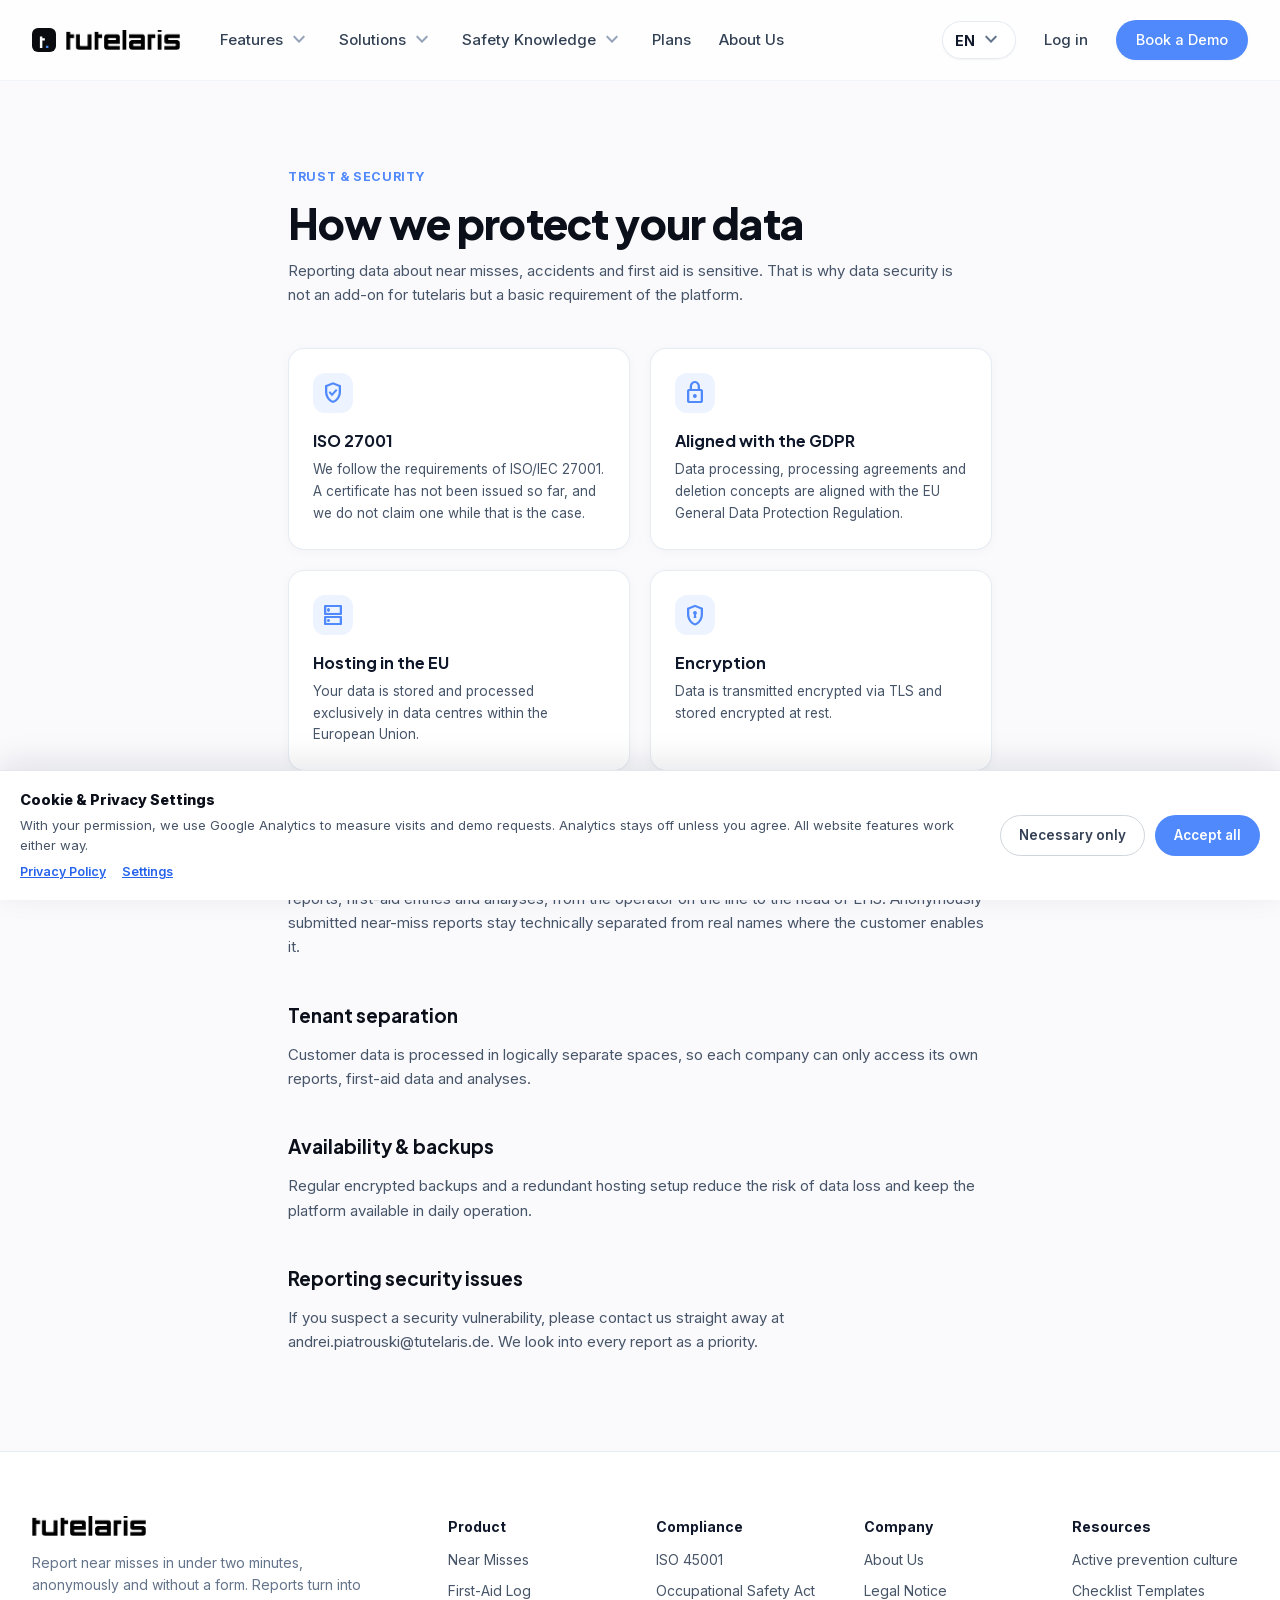
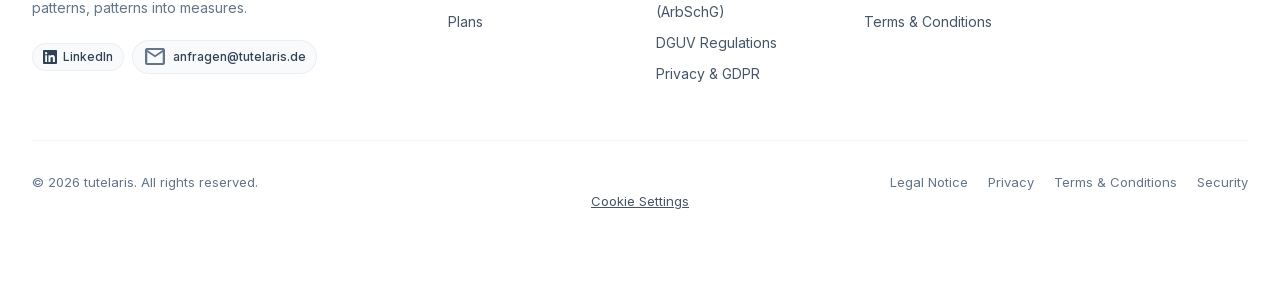
<file: sicherheit.html>
<!DOCTYPE html>
<html lang="en">
  <head>
    <meta charset="utf-8">
    <meta content="width=device-width, initial-scale=1.0" name="viewport">
    <meta content="web_standard" name="shell-type">
    <title>tutelaris - Security</title>
    <meta name="description" content="How tutelaris protects your data: access control, encryption and where processing happens.">
    <link rel="canonical" href="https://tutelarisapp.com/sicherheit.html"><link rel="alternate" hreflang="de" href="https://tutelaris.de/sicherheit.html"><link rel="alternate" hreflang="en" href="https://tutelarisapp.com/sicherheit.html"><link rel="alternate" hreflang="x-default" href="https://tutelaris.de/sicherheit.html">
    <link rel="icon" href="https://tutelarisapp.com/favicon.ico" sizes="any"><link rel="icon" type="image/svg+xml" href="https://tutelarisapp.com/favicon.svg"><link rel="apple-touch-icon" href="https://tutelarisapp.com/apple-touch-icon.png">
    <meta name="theme-color" content="#4f89fb">
    <meta property="og:type" content="website">
    <meta property="og:site_name" content="tutelaris">
    <meta property="og:locale" content="de_DE">
    <meta property="og:url" content="https://tutelarisapp.com/sicherheit.html">
    <meta property="og:title" content="tutelaris - Security">
    <meta property="og:description" content="How tutelaris protects your data: access control, encryption and where processing happens.">
    <meta property="og:image" content="https://tutelarisapp.com/og-image.png">
    <meta property="og:image:width" content="1200">
    <meta property="og:image:height" content="630">
    <meta name="twitter:card" content="summary_large_image">
    <meta name="twitter:title" content="tutelaris - Security">
    <meta name="twitter:description" content="How tutelaris protects your data: access control, encryption and where processing happens.">
    <meta name="twitter:image" content="https://tutelarisapp.com/og-image.png">
    <style>@layer base{html,body{margin:0;padding:0;}body{overscroll-behavior:none;}main>:first-child{margin-top:0!important;}main>:last-child{margin-bottom:0!important;}}::-webkit-scrollbar{display:none;}/* Fenster für Demo-Anfrage und Login: auf kleinen Geräten scrollbar   und kompakter, damit das Formular nicht unten abgeschnitten wird. */#demo-modal{overflow-y:auto;-webkit-overflow-scrolling:touch;overscroll-behavior:contain;}@media (max-width:640px){  #demo-modal>div:last-child{align-items:flex-start;padding:12px;}  .demo-modal-panel{padding:20px 18px;border-radius:20px;}  .demo-modal-panel h3{font-size:20px;line-height:1.25;}  #demo-modal-form{gap:10px;}  #demo-modal-form label{margin-bottom:3px;}  #demo-field-note{min-height:0;height:64px;}  .demo-modal-panel>p{margin-bottom:14px;}}/* Einzeilige Formularfelder: feste Höhe 35px */.form-field{height:35px;padding-top:0;padding-bottom:0;line-height:35px;}.form-field:focus{box-shadow:0 0 0 3px rgba(79,137,251,.15);}.demo-booking-link:hover,.demo-success-booking:hover{color:#1e293b;}button[disabled]{opacity:.6;cursor:default;}/* Nav dropdowns: open on hover/focus with a short fade+slide; click still works on touch */.nav-dropdown-panel{opacity:0;visibility:hidden;transform:translateY(-6px);pointer-events:none;transition:opacity .18s ease,transform .18s ease,visibility .18s;}.nav-dropdown-panel::before{content:"";position:absolute;left:0;right:0;top:-10px;height:10px;}.nav-dropdown:hover>.nav-dropdown-panel,.nav-dropdown:focus-within>.nav-dropdown-panel,.nav-dropdown.is-open>.nav-dropdown-panel{opacity:1;visibility:visible;transform:translateY(0);pointer-events:auto;}.nav-dropdown:hover>.nav-dropdown-btn .material-symbols-outlined,.nav-dropdown.is-open>.nav-dropdown-btn .material-symbols-outlined{transform:rotate(180deg);}@media (prefers-reduced-motion:reduce){.nav-dropdown-panel{transition:none;}}</style><link rel="stylesheet" href="/styles-tailwind.css">
  <script type="application/ld+json">
  {
    "@context": "https://schema.org",
    "@type": "Organization",
    "name": "tutelaris",
    "url": "https://tutelaris.de/",
    "logo": "https://tutelaris.de/tutelaris-logo.svg",
    "description": "tutelaris ist die Plattform für Beinaheunfall-Management, digitales Verbandsbuch und Arbeitsschutz."
  }
  </script>
<link rel="stylesheet" href="assets/fonts/fonts.css">
<link rel="stylesheet" href="site-refinements.css">
</head>
  <body class="bg-[#FAFAFD] font-body text-[#101828] antialiased selection:bg-blue-100 selection:text-blue-900">
    <header class="fixed top-0 left-0 right-0 w-full z-50 bg-white/80 backdrop-blur-md border-b border-slate-100 transition-all">
      
      <div class="h-20 max-w-[80rem] mx-auto px-6 sm:px-8 flex items-center justify-between gap-4">
        <div class="flex items-center gap-10">
          <a class="flex items-center gap-2.5 focus:outline-none" data-path="home" href="index.html">
            <img alt="" aria-hidden="true" class="h-6 w-auto object-contain rounded-md" src="/tutelaris-logo.svg"><img alt="tutelaris" class="h-5 w-auto object-contain" src="/tutelaris-logo-black.png">
  </a>
  <nav class="hidden lg:flex items-center gap-7">
    <div class="relative nav-dropdown">
      <button class="nav-dropdown-btn flex items-center gap-1 text-[15px] font-medium text-slate-700 hover:text-slate-900 py-2" type="button"><span>Features</span> <span class="material-symbols-outlined text-[18px] text-slate-400 transition-transform">expand_more</span></button>
      <div class="nav-dropdown-panel absolute top-full left-0 mt-1 w-64 bg-white rounded-2xl border border-slate-200/80 shadow-lg p-2 z-50">
        <a class="block px-3.5 py-2.5 rounded-xl text-[14px] font-medium text-slate-700 hover:bg-slate-50 hover:text-slate-900" href="index.html#funktionen" data-path="beinaheunfall-management">Near Misses</a>
        <a class="block px-3.5 py-2.5 rounded-xl text-[14px] font-medium text-slate-700 hover:bg-slate-50 hover:text-slate-900" href="index.html#verbandsbuch-modul" data-path="verbandsbuch">First-Aid Log</a>
      </div>
    </div>
    <div class="relative nav-dropdown">
      <button class="nav-dropdown-btn flex items-center gap-1 text-[15px] font-medium text-slate-700 hover:text-slate-900 py-2" type="button"><span>Solutions</span> <span class="material-symbols-outlined text-[18px] text-slate-400 transition-transform">expand_more</span></button>
      <div class="nav-dropdown-panel absolute top-full left-0 mt-1 w-64 bg-white rounded-2xl border border-slate-200/80 shadow-lg p-2 z-50">
        <a class="block px-3.5 py-2.5 rounded-xl text-[14px] font-medium text-slate-700 hover:bg-slate-50 hover:text-slate-900" href="logistik.html" data-path="loesung-logistik">Logistics</a>
        <a class="block px-3.5 py-2.5 rounded-xl text-[14px] font-medium text-slate-700 hover:bg-slate-50 hover:text-slate-900" href="produktion.html" data-path="loesung-produktion">Production</a>
        <a class="block px-3.5 py-2.5 rounded-xl text-[14px] font-medium text-slate-700 hover:bg-slate-50 hover:text-slate-900" href="baugewerbe.html" data-path="loesung-bau">Construction</a>
      </div>
    </div>
    <div class="relative nav-dropdown">
      <button class="nav-dropdown-btn flex items-center gap-1 text-[15px] font-medium text-slate-700 hover:text-slate-900 py-2" type="button"><span>Safety Knowledge</span> <span class="material-symbols-outlined text-[18px] text-slate-400 transition-transform">expand_more</span></button>
      <div class="nav-dropdown-panel absolute top-full left-0 mt-1 w-64 bg-white rounded-2xl border border-slate-200/80 shadow-lg p-2 z-50">
        <a class="block px-3.5 py-2.5 rounded-xl text-[14px] font-medium text-slate-700 hover:bg-slate-50 hover:text-slate-900" href="ehs-leitfaeden.html" data-path="ressourcen">Active prevention culture</a>
        <a class="block px-3.5 py-2.5 rounded-xl text-[14px] font-medium text-slate-700 hover:bg-slate-50 hover:text-slate-900" href="checklisten-vorlagen.html" data-path="ressourcen">Checklist Templates</a>
        </div>
    </div>
    <a class="text-[15px] font-medium text-slate-700 hover:text-slate-900 py-2" data-path="preise" href="preise.html">Plans</a>
    <a class="text-[15px] font-medium text-slate-700 hover:text-slate-900 py-2" data-path="unternehmen" href="ueber-uns.html">About Us</a>
  </nav></div>
  <div class="flex items-center gap-5">
    <div class="relative nav-dropdown hidden sm:block">
      <button class="nav-dropdown-btn flex items-center gap-1 px-3 py-1.5 rounded-full bg-white border border-slate-200/80 shadow-sm text-[14px] font-bold text-slate-900 hover:bg-slate-50" type="button" aria-haspopup="true">EN <span class="material-symbols-outlined text-[18px] text-slate-500 transition-transform">expand_more</span></button>
      <div class="nav-dropdown-panel absolute top-full right-0 mt-2 w-44 bg-white rounded-2xl border border-slate-200/80 shadow-lg p-1.5 z-50">
        <span class="flex items-center gap-2 px-3 py-2 rounded-lg text-[14px] font-bold text-[#4f89fb] bg-blue-50/70" aria-current="true">EN · English</span>
        <a class="flex items-center gap-2 px-3 py-2 rounded-lg text-[14px] font-semibold text-slate-800 hover:bg-slate-50" href="https://tutelaris.de/sicherheit.html" hreflang="de">DE · Deutsch</a>
      </div>
    </div>
    
    
    <a class="hidden sm:inline-flex text-[15px] font-medium text-slate-700 hover:text-slate-900 px-2 py-1" data-path="login" href="https://app.tutelaris.de/?lang=en">Log in</a>
    <a class="demo-open-btn inline-flex items-center justify-center bg-[#4f89fb] hover:bg-[#3d75e6] text-white font-medium text-[14.5px] px-5 py-2.5 rounded-full shadow-sm hover:shadow-md transition-all h-10" data-path="demo-anfragen" href="https://meetings-na2.hubspot.com/andrei-piatrouski" target="_blank" rel="noopener">Book a Demo</a>
    <button class="mobile-nav-toggle lg:hidden flex items-center justify-center w-10 h-10 rounded-full border border-slate-200 text-slate-700" type="button" aria-expanded="false" aria-label="Menü öffnen">
      <span class="material-symbols-outlined text-[22px]">menu</span>
    </button>
  </div></div>
  <div class="mobile-nav-panel hidden lg:hidden border-t border-slate-100 bg-white px-6 py-4 max-h-[calc(100vh-5rem)] overflow-y-auto">
    <div class="flex flex-col gap-1">
      <div class="mobile-accordion">
        <button type="button" class="mobile-accordion-btn w-full flex items-center justify-between px-2 py-2.5 rounded-lg text-[15px] font-medium text-slate-700 hover:bg-slate-50">
          <span>Features</span>
          <span class="material-symbols-outlined text-[20px] text-slate-400 transition-transform">expand_more</span>
        </button>
        <div class="mobile-accordion-panel hidden flex-col ml-2 pl-3 border-l border-slate-100">
          <a class="px-3 py-2 rounded-lg text-[14px] text-slate-600 hover:bg-slate-50 hover:text-slate-900" href="index.html#funktionen" data-path="beinaheunfall-management">Near Misses</a>
          <a class="px-3 py-2 rounded-lg text-[14px] text-slate-600 hover:bg-slate-50 hover:text-slate-900" href="index.html#verbandsbuch-modul" data-path="verbandsbuch">First-Aid Log</a>
        </div>
      </div>
      <div class="mobile-accordion">
        <button type="button" class="mobile-accordion-btn w-full flex items-center justify-between px-2 py-2.5 rounded-lg text-[15px] font-medium text-slate-700 hover:bg-slate-50">
          <span>Solutions</span>
          <span class="material-symbols-outlined text-[20px] text-slate-400 transition-transform">expand_more</span>
        </button>
        <div class="mobile-accordion-panel hidden flex-col ml-2 pl-3 border-l border-slate-100">
          <a class="px-3 py-2 rounded-lg text-[14px] text-slate-600 hover:bg-slate-50 hover:text-slate-900" href="logistik.html" data-path="loesung-logistik">Logistics</a>
          <a class="px-3 py-2 rounded-lg text-[14px] text-slate-600 hover:bg-slate-50 hover:text-slate-900" href="produktion.html" data-path="loesung-produktion">Production</a>
          <a class="px-3 py-2 rounded-lg text-[14px] text-slate-600 hover:bg-slate-50 hover:text-slate-900" href="baugewerbe.html" data-path="loesung-bau">Construction</a>
        </div>
      </div>
      <div class="mobile-accordion">
        <button type="button" class="mobile-accordion-btn w-full flex items-center justify-between px-2 py-2.5 rounded-lg text-[15px] font-medium text-slate-700 hover:bg-slate-50">
          <span>Safety Knowledge</span>
          <span class="material-symbols-outlined text-[20px] text-slate-400 transition-transform">expand_more</span>
        </button>
        <div class="mobile-accordion-panel hidden flex-col ml-2 pl-3 border-l border-slate-100">
          <a class="px-3 py-2 rounded-lg text-[14px] text-slate-600 hover:bg-slate-50 hover:text-slate-900" href="ehs-leitfaeden.html" data-path="ressourcen">Active prevention culture</a>
          <a class="px-3 py-2 rounded-lg text-[14px] text-slate-600 hover:bg-slate-50 hover:text-slate-900" href="checklisten-vorlagen.html" data-path="ressourcen">Checklist Templates</a>
          </div>
      </div>
      <a class="px-2 py-2.5 rounded-lg text-[15px] font-medium text-slate-700 hover:bg-slate-50" href="preise.html" data-path="preise">Plans</a>
      <a class="px-2 py-2.5 rounded-lg text-[15px] font-medium text-slate-700 hover:bg-slate-50" href="ueber-uns.html" data-path="unternehmen">About Us</a>
      <div class="border-t border-slate-100 my-2"></div>
      <a class="px-2 py-2.5 rounded-lg text-[15px] font-medium text-slate-700 hover:bg-slate-50" href="https://app.tutelaris.de/?lang=en" data-path="login">Log in</a>
      <div class="px-2 py-2.5">
        <span class="text-[13px] font-semibold uppercase tracking-wide text-slate-400">Language</span>
        <div class="mt-2 flex flex-col gap-1">
          <span class="flex items-center gap-2 px-3 py-2 rounded-lg text-[14px] font-bold text-[#4f89fb] bg-blue-50/70" aria-current="true">EN · English</span>
          <a class="flex items-center gap-2 px-3 py-2 rounded-lg text-[14px] font-semibold text-slate-800 hover:bg-slate-50" href="https://tutelaris.de/sicherheit.html" hreflang="de">DE · Deutsch</a>
        </div>
      </div>
      
      
      <a class="demo-open-btn mt-2 inline-flex items-center justify-center bg-[#4f89fb] hover:bg-[#3d75e6] text-white font-medium text-[15px] px-5 py-3 rounded-full shadow-sm transition-all" data-path="demo-anfragen" href="https://meetings-na2.hubspot.com/andrei-piatrouski" target="_blank" rel="noopener">Book a Demo</a>
    </div>
  </div>
    </header><main class="w-full pt-[168px] pb-24 bg-[#FAFAFD] min-h-screen overflow-x-hidden">
<div class="max-w-3xl mx-auto px-6 sm:px-8">
<span class="text-[12.5px] font-bold uppercase tracking-wider text-[#4f89fb] block mb-3">Trust &amp; security</span>
<h1 class="font-headline text-[32px] sm:text-[42px] font-[900] tracking-[-0.02em] text-[#0b0f19] leading-[1.15] mb-3">How we protect your data</h1>
<p class="text-[15px] text-slate-600 mb-10 max-w-2xl leading-relaxed">Reporting data about near misses, accidents and first aid is sensitive. That is why data security is not an add-on for tutelaris but a basic requirement of the platform.</p>

<div class="grid grid-cols-1 sm:grid-cols-2 gap-5 mb-12">
<div class="bg-white p-6 rounded-2xl border border-slate-200/80 shadow-[0_2px_12px_rgba(0,0,0,0.03)]">
<div class="w-10 h-10 rounded-xl bg-[#4f89fb]/10 flex items-center justify-center mb-4"><span class="material-symbols-outlined text-[#4f89fb] text-[20px]">verified_user</span></div>
<h3 class="font-headline text-[16px] font-bold text-slate-900 mb-1.5">ISO 27001</h3>
<p class="text-[13.5px] text-slate-600 leading-relaxed">We follow the requirements of ISO/IEC 27001. A certificate has not been issued so far, and we do not claim one while that is the case.</p>
</div>
<div class="bg-white p-6 rounded-2xl border border-slate-200/80 shadow-[0_2px_12px_rgba(0,0,0,0.03)]">
<div class="w-10 h-10 rounded-xl bg-[#4f89fb]/10 flex items-center justify-center mb-4"><span class="material-symbols-outlined text-[#4f89fb] text-[20px]">lock</span></div>
<h3 class="font-headline text-[16px] font-bold text-slate-900 mb-1.5">Aligned with the GDPR</h3>
<p class="text-[13.5px] text-slate-600 leading-relaxed">Data processing, processing agreements and deletion concepts are aligned with the EU General Data Protection Regulation.</p>
</div>
<div class="bg-white p-6 rounded-2xl border border-slate-200/80 shadow-[0_2px_12px_rgba(0,0,0,0.03)]">
<div class="w-10 h-10 rounded-xl bg-[#4f89fb]/10 flex items-center justify-center mb-4"><span class="material-symbols-outlined text-[#4f89fb] text-[20px]">dns</span></div>
<h3 class="font-headline text-[16px] font-bold text-slate-900 mb-1.5">Hosting in the EU</h3>
<p class="text-[13.5px] text-slate-600 leading-relaxed">Your data is stored and processed exclusively in data centres within the European Union.</p>
</div>
<div class="bg-white p-6 rounded-2xl border border-slate-200/80 shadow-[0_2px_12px_rgba(0,0,0,0.03)]">
<div class="w-10 h-10 rounded-xl bg-[#4f89fb]/10 flex items-center justify-center mb-4"><span class="material-symbols-outlined text-[#4f89fb] text-[20px]">encrypted</span></div>
<h3 class="font-headline text-[16px] font-bold text-slate-900 mb-1.5">Encryption</h3>
<p class="text-[13.5px] text-slate-600 leading-relaxed">Data is transmitted encrypted via TLS and stored encrypted at rest.</p>
</div>
</div>

<div class="space-y-10 text-[15px] text-slate-600 leading-relaxed">

<section>
<h2 class="font-headline text-[19px] font-bold text-[#0b0f19] mb-3">Access control &amp; roles</h2>
<p>Within the platform, a fine-grained role and permission model governs who may view or edit which reports, first-aid entries and analyses, from the operator on the line to the head of EHS. Anonymously submitted near-miss reports stay technically separated from real names where the customer enables it.</p>
</section>

<section>
<h2 class="font-headline text-[19px] font-bold text-[#0b0f19] mb-3">Tenant separation</h2>
<p>Customer data is processed in logically separate spaces, so each company can only access its own reports, first-aid data and analyses.</p>
</section>

<section>
<h2 class="font-headline text-[19px] font-bold text-[#0b0f19] mb-3">Availability &amp; backups</h2>
<p>Regular encrypted backups and a redundant hosting setup reduce the risk of data loss and keep the platform available in daily operation.</p>
</section>

<section>
<h2 class="font-headline text-[19px] font-bold text-[#0b0f19] mb-3">Reporting security issues</h2>
<p><span>If you suspect a security vulnerability, please contact us straight away at</span> <span class="whitespace-nowrap">andrei.piatrouski@tutelaris.de</span><span>. We look into every report as a priority.</span></p>
</section>

</div>

</div>
</main>
<footer class="w-full bg-white border-t border-slate-200/80 pt-16 pb-12"><div class="max-w-[80rem] mx-auto px-6 sm:px-8"><div class="grid grid-cols-2 md:grid-cols-3 lg:grid-cols-6 gap-8 pb-14 border-b border-slate-100"><div class="col-span-2 md:col-span-3 lg:col-span-2 flex flex-col gap-4 pr-6"><div class="flex items-center gap-2.5"><img alt="tutelaris" class="h-5 w-auto object-contain" src="/tutelaris-logo-black.png"></div><p class="text-[14px] text-slate-500 max-w-sm leading-relaxed">Report near misses in under two minutes, anonymously and without a form. Reports turn into patterns, patterns into measures.</p><div class="flex flex-wrap items-center gap-2 pt-1"><a class="inline-flex items-center gap-1.5 px-2.5 py-1 rounded-full bg-slate-50 text-slate-700 text-[12px] font-medium border border-slate-200/60 hover:bg-slate-100 transition-colors" href="https://www.linkedin.com/company/tutelaris/" target="_blank" rel="noopener" aria-label="tutelaris auf LinkedIn"><svg width="14" height="14" viewBox="0 0 24 24" fill="currentColor" aria-hidden="true"><path d="M22.225 0H1.771C.792 0 0 .77 0 1.723v20.547C0 23.23.792 24 1.771 24h20.451C23.2 24 24 23.23 24 22.27V1.723C24 .77 23.2 0 22.222 0h.003zM6.905 20.452H3.77V9h3.135v11.452zM5.337 7.433a2.062 2.062 0 1 1 0-4.124 2.062 2.062 0 0 1 0 4.124zM20.447 20.452h-3.554v-5.569c0-1.328-.027-3.037-1.852-3.037-1.853 0-2.136 1.445-2.136 2.939v5.667H9.35V9h3.414v1.561h.049c.476-.9 1.637-1.852 3.368-1.852 3.6 0 4.266 2.37 4.266 5.456v6.287z"/></svg>LinkedIn</a><a class="inline-flex items-center gap-1.5 px-2.5 py-1 rounded-full bg-slate-50 text-slate-700 text-[12px] font-medium border border-slate-200/60 hover:bg-slate-100 transition-colors" href="mailto:anfragen@tutelaris.de"><span class="material-symbols-outlined text-[15px] text-slate-500">mail</span>anfragen@tutelaris.de</a></div></div><div class="flex flex-col gap-3"><span class="text-[14px] font-bold text-slate-900">Product</span><div class="flex flex-col gap-2.5 text-[14px] text-slate-600"><a class="hover:text-slate-900 transition-colors" data-path="beinaheunfall-management" href="index.html#funktionen">Near Misses</a><a class="hover:text-slate-900 transition-colors" data-path="verbandsbuch" href="index.html#verbandsbuch-modul">First-Aid Log</a><a class="hover:text-slate-900 transition-colors" data-path="preise" href="preise.html">Plans</a></div></div><div class="flex flex-col gap-3"><span class="text-[14px] font-bold text-slate-900">Compliance</span><div class="flex flex-col gap-2.5 text-[14px] text-slate-600"><a class="hover:text-slate-900 transition-colors" data-path="compliance-iso-45001" href="iso-45001.html">ISO 45001</a><a class="hover:text-slate-900 transition-colors" data-path="compliance-arbschg" href="arbeitsschutzgesetz.html">Occupational Safety Act (ArbSchG)</a><a class="hover:text-slate-900 transition-colors" data-path="compliance-dguv" href="dguv-vorschriften.html">DGUV Regulations</a><a class="hover:text-slate-900 transition-colors" data-path="compliance-datenschutz" href="https://tutelaris.de/datenschutz.html">Privacy &amp; GDPR</a></div></div><div class="flex flex-col gap-3"><span class="text-[14px] font-bold text-slate-900">Company</span><div class="flex flex-col gap-2.5 text-[14px] text-slate-600"><a class="hover:text-slate-900 transition-colors" data-path="unternehmen" href="ueber-uns.html">About Us</a><a class="hover:text-slate-900 transition-colors" data-path="impressum" href="https://tutelaris.de/impressum.html">Legal Notice</a><a class="hover:text-slate-900 transition-colors" data-path="agb" href="https://tutelaris.de/agb.html">Terms &amp; Conditions</a></div></div><div class="flex flex-col gap-3"><span class="text-[14px] font-bold text-slate-900">Resources</span><div class="flex flex-col gap-2.5 text-[14px] text-slate-600"><a class="hover:text-slate-900 transition-colors" data-path="ehs-leitfaeden" href="ehs-leitfaeden.html">Active prevention culture</a><a class="hover:text-slate-900 transition-colors" data-path="checklisten-vorlagen" href="checklisten-vorlagen.html">Checklist Templates</a></div></div></div><div class="pt-8 flex flex-col sm:flex-row items-center justify-between gap-4 text-[13px] text-slate-500"><div class="">© 2026 tutelaris. All rights reserved.</div><div class="flex items-center gap-5"><a class="hover:text-slate-900 transition-colors" href="https://tutelaris.de/impressum.html">Legal Notice</a><a class="hover:text-slate-900 transition-colors" href="https://tutelaris.de/datenschutz.html">Privacy</a><a class="hover:text-slate-900 transition-colors" href="https://tutelaris.de/agb.html">Terms &amp; Conditions</a><a class="hover:text-slate-900 transition-colors" href="sicherheit.html">Security</a></div></div></div><button type="button" class="privacy-settings" onclick="window.tutCookieConsent.openSettings()">Cookie Settings</button></footer>

<!-- DEMO BOOKING MODAL -->
<div id="demo-modal" class="fixed inset-0 z-[100] hidden">
  <div class="demo-modal-backdrop absolute inset-0 bg-slate-900/60 backdrop-blur-sm"></div>
  <div class="relative min-h-full flex items-center justify-center p-4 sm:p-6">
    <div class="demo-modal-panel relative w-full max-w-md bg-white rounded-[28px] shadow-2xl p-7 sm:p-8">
      <button type="button" class="demo-modal-close absolute top-5 right-5 w-9 h-9 rounded-full flex items-center justify-center text-slate-400 hover:text-slate-700 hover:bg-slate-100 transition-colors" aria-label="Schließen">
        <span class="material-symbols-outlined text-[20px]">close</span>
      </button>
      <div class="w-11 h-11 rounded-xl overflow-hidden mb-4">
        <img src="/tutelaris-logo.svg" alt="tutelaris" class="w-full h-full object-cover">
      </div>
      <h3 class="font-headline text-[24px] font-extrabold text-[#0b0f19] tracking-tight mb-1.5">Book a Demo</h3>
      <p class="text-[14px] text-slate-500 mb-6">Tell us briefly about yourself – we will get back to you within one working day.</p>
      <form id="demo-modal-form" class="flex flex-col gap-4" novalidate>
        <div>
          <label for="demo-field-email" class="block text-[13px] font-semibold text-slate-700 mb-1.5">Business email *</label>
          <input id="demo-field-email" name="email" type="email" required placeholder="name@company.com" class="w-full px-4 form-field text-[14.5px] text-slate-900 placeholder:text-slate-400 bg-white border border-slate-200 rounded-lg focus:outline-none focus:border-[#4f89fb] focus:ring-2 transition-all">
          <p id="demo-field-email-error" class="hidden mt-1.5 text-[12.5px] text-red-600 flex items-center gap-1"><span class="material-symbols-outlined text-[14px]">error</span><span>Please enter a valid address.</span></p>
        </div>
        <div>
          <label for="demo-field-company" class="block text-[13px] font-semibold text-slate-700 mb-1.5">Organisation *</label>
          <input id="demo-field-company" name="company" type="text" required placeholder="Company name" class="w-full px-4 form-field text-[14.5px] text-slate-900 placeholder:text-slate-400 bg-white border border-slate-200 rounded-lg focus:outline-none focus:border-[#4f89fb] focus:ring-2 transition-all">
          <p id="demo-field-company-error" class="hidden mt-1.5 text-[12.5px] text-red-600 flex items-center gap-1"><span class="material-symbols-outlined text-[14px]">error</span><span>Please tell us your organisation.</span></p>
        </div>
        <div>
          <label for="demo-field-note" class="block text-[13px] font-semibold text-slate-700 mb-1.5">How are incidents recorded at your site today? <span class="text-slate-400 font-normal">(optional)</span></label>
          <textarea id="demo-field-note" name="note" rows="3" placeholder="e.g. paper form, PDF on the intranet, spreadsheet, not at all" class="w-full px-4 py-2.75 text-[14.5px] text-slate-900 placeholder:text-slate-400 bg-white border border-slate-200 rounded-lg focus:outline-none focus:border-[#4f89fb] focus:ring-2 transition-all"></textarea>
        </div>
        <div>
          <label for="demo-field-name" class="block text-[13px] font-semibold text-slate-700 mb-1.5">Name <span class="text-slate-400 font-normal">(optional)</span></label>
          <input id="demo-field-name" name="name" type="text" placeholder="First and last name" class="w-full px-4 form-field text-[14.5px] text-slate-900 placeholder:text-slate-400 bg-white border border-slate-200 rounded-lg focus:outline-none focus:border-[#4f89fb] focus:ring-2 transition-all">
        </div>
        <p id="demo-form-error" class="hidden text-[12.5px] text-red-600 flex items-start gap-1.5"><span class="material-symbols-outlined text-[15px]">error</span><span>Sending failed. Please email anfragen@tutelaris.de or pick a time directly.</span></p>
        <button type="submit" class="mt-2 w-full inline-flex items-center justify-center gap-2 bg-[#4f89fb] hover:bg-[#3d75e6] text-white font-semibold text-[15px] px-6 py-3 rounded-xl transition-colors">
          <span>Send request</span>
          <span class="material-symbols-outlined text-[18px]">arrow_forward</span>
        </button>
        <a class="demo-booking-link text-center text-[13px] font-medium text-slate-500 transition-colors" href="https://meetings-na2.hubspot.com/andrei-piatrouski" target="_blank" rel="noopener">Rather pick a time directly</a>
        <p class="text-[11.5px] text-slate-400 text-center leading-relaxed"><span>We use your details solely to process your request.</span> <a href="https://tutelaris.de/datenschutz.html" class="underline hover:text-slate-600">Privacy</a></p>
      </form>
      <div id="demo-modal-success" class="hidden text-center py-4">
        <div class="w-14 h-14 rounded-full bg-emerald-50 flex items-center justify-center mx-auto mb-4">
          <span class="material-symbols-outlined text-emerald-600 text-[28px]">check_circle</span>
        </div>
        <h3 class="font-headline text-[20px] font-extrabold text-[#0b0f19] mb-1.5">Request sent</h3>
        <p class="text-[14px] text-slate-500">Thank you – we will get back to you within one working day. You can also pick a time directly.</p>
        <a class="demo-success-booking mt-5 inline-flex items-center justify-center gap-2 bg-[#4f89fb] hover:bg-[#3d75e6] text-white font-semibold text-[14.5px] px-5 py-2.5 rounded-xl transition-colors" href="https://meetings-na2.hubspot.com/andrei-piatrouski" target="_blank" rel="noopener">Pick a time</a>
      </div>

    </div>
  </div>
</div>

<script>
(function () {
  // ---- Nav dropdowns (Funktionen, Lösungen, Sicherheitswissen, Über uns, DE) ----
  var dropdowns = document.querySelectorAll('.nav-dropdown');
  function closeAllDropdowns(except) {
    dropdowns.forEach(function (dd) {
      if (dd === except) return;
      dd.classList.remove('is-open');
    });
  }
  dropdowns.forEach(function (dd) {
    var btn = dd.querySelector('.nav-dropdown-btn');
    var panel = dd.querySelector('.nav-dropdown-panel');
    if (!btn || !panel) return;
    btn.addEventListener('click', function (e) {
      e.stopPropagation();
      var wasOpen = dd.classList.contains('is-open');
      closeAllDropdowns(dd);
      dd.classList.toggle('is-open', !wasOpen);
    });
  });
  document.addEventListener('click', function () { closeAllDropdowns(null); });



  // ---- Mobile nav toggle ----
  var mobileToggle = document.querySelector('.mobile-nav-toggle');
  var mobilePanel = document.querySelector('.mobile-nav-panel');

  function closeMobilePanel() {
    if (!mobileToggle || !mobilePanel) return;
    mobilePanel.classList.add('hidden');
    mobileToggle.setAttribute('aria-expanded', 'false');
    mobileToggle.querySelector('.material-symbols-outlined').textContent = 'menu';
    mobilePanel.querySelectorAll('.mobile-accordion-panel').forEach(function (p) { p.classList.add('hidden'); p.classList.remove('flex'); });
    mobilePanel.querySelectorAll('.mobile-accordion-btn .material-symbols-outlined').forEach(function (icon) { icon.classList.remove('rotate-180'); });
  }

  if (mobileToggle && mobilePanel) {
    mobileToggle.addEventListener('click', function () {
      var isHidden = mobilePanel.classList.contains('hidden');
      if (isHidden) {
        mobilePanel.classList.remove('hidden');
        mobileToggle.setAttribute('aria-expanded', 'true');
        mobileToggle.querySelector('.material-symbols-outlined').textContent = 'close';
      } else {
        closeMobilePanel();
      }
    });

    // Accordion sections (Funktionen, Lösungen, Sicherheitswissen)
    mobilePanel.querySelectorAll('.mobile-accordion-btn').forEach(function (btn) {
      var panel = btn.nextElementSibling;
      btn.addEventListener('click', function () {
        var isHidden = panel.classList.contains('hidden');
        panel.classList.toggle('hidden', !isHidden);
        panel.classList.toggle('flex', isHidden);
        var icon = btn.querySelector('.material-symbols-outlined');
        if (icon) icon.classList.toggle('rotate-180', isHidden);
      });
    });

    // Close the panel after following an actual link (not accordion toggles or the lang switch)
    mobilePanel.querySelectorAll('a').forEach(function (a) {
      a.addEventListener('click', function () {
        closeMobilePanel();
      });
    });
  }

  // ---- Email validation (replaces the browser's native validation bubble) ----
  // Stricter than the native type="email" check, which accepts addresses
  // without a top-level domain (e.g. "xx@yy"), require user@domain.tld.
  function isValidEmail(value) {
    return /^[^\s@]+@[^\s@]+\.[^\s@]{2,}$/.test((value || '').trim());
  }
  function showPillError(f) {
    f.classList.remove(f.dataset.baseBorder);
    f.classList.add('border-red-400');
    var errorEl = f.parentElement.querySelector('.demo-email-error');
    if (errorEl) errorEl.classList.remove('hidden');
  }
  function clearPillError(f) {
    f.classList.remove('border-red-400');
    f.classList.add(f.dataset.baseBorder);
    var errorEl = f.parentElement.querySelector('.demo-email-error');
    if (errorEl) errorEl.classList.add('hidden');
  }

  document.querySelectorAll('.demo-trigger-form').forEach(function (f) {
    var input = f.querySelector('.demo-email-input');
    if (!input) return;
    f.dataset.baseBorder = f.classList.contains('border-slate-300') ? 'border-slate-300' : 'border-slate-200';
    input.addEventListener('input', function () { clearPillError(f); });
  });

  // ---- Demo modal ----
  var modal = document.getElementById('demo-modal');
  var form = document.getElementById('demo-modal-form');
  var success = document.getElementById('demo-modal-success');
  var emailField = document.getElementById('demo-field-email');
  var emailFieldError = document.getElementById('demo-field-email-error');

  function showModalEmailError() {
    emailField.classList.remove('border-slate-200');
    emailField.classList.add('border-red-400');
    if (emailFieldError) emailFieldError.classList.remove('hidden');
  }
  function clearModalEmailError() {
    emailField.classList.remove('border-red-400');
    emailField.classList.add('border-slate-200');
    if (emailFieldError) emailFieldError.classList.add('hidden');
  }
  if (emailField) emailField.addEventListener('input', clearModalEmailError);

  function openDemoModal(prefillEmail) {
    if (!modal) return;
    form.classList.remove('hidden');
    success.classList.add('hidden');
    form.reset();
    clearModalEmailError();
    if (prefillEmail) emailField.value = prefillEmail;
    modal.classList.remove('hidden');
    document.body.style.overflow = 'hidden';
    setTimeout(function () { emailField.focus(); }, 50);
  }
  function closeDemoModal() {
    if (!modal) return;
    modal.classList.add('hidden');
    document.body.style.overflow = '';
  }

  // ---- HubSpot ----
  // Portal-ID und Form-GUID stehen im Einbettungscode des HubSpot-Formulars
  // (Marketing > Formulare > Einbetten). Solange sie leer sind, kann das
  // Formular nicht senden und zeigt stattdessen den Fehlerhinweis.
  var HUBSPOT_PORTAL_ID = '247446944';
  var HUBSPOT_FORM_GUID = 'ad94d29c-b621-424a-b731-f0c27cc00909';
  var MEETING_URL = 'https://meetings-na2.hubspot.com/andrei-piatrouski';

  function bookingUrl(email) {
    return email ? MEETING_URL + '?email=' + encodeURIComponent(email) : MEETING_URL;
  }

  // "Demo anfragen" öffnet das Formular; der href bleibt als Rückfallebene ohne JS.
  document.querySelectorAll('.demo-open-btn').forEach(function (el) {
    el.addEventListener('click', function (e) {
      e.preventDefault();
      openDemoModal('');
    });
  });

  // Email-Pill: Adresse prüfen, dann Formular mit vorausgefüllter Adresse öffnen
  document.querySelectorAll('.demo-trigger-form').forEach(function (f) {
    f.addEventListener('submit', function (e) {
      e.preventDefault();
      var input = f.querySelector('.demo-email-input');
      if (input && !isValidEmail(input.value)) {
        showPillError(f);
        input.focus();
        return;
      }
      clearPillError(f);
      openDemoModal(input ? input.value.trim() : '');
    });
  });



  // Terminlink: E-Mail aus dem Formular mitgeben, bevor HubSpot geöffnet wird
  document.querySelectorAll('.demo-booking-link, .demo-success-booking').forEach(function (el) {
    el.addEventListener('click', function () {
      var emailEl = document.getElementById('demo-field-email');
      el.setAttribute('href', bookingUrl(emailEl ? emailEl.value.trim() : ''));
    });
  });

  if (modal) {
    modal.querySelector('.demo-modal-backdrop').addEventListener('click', closeDemoModal);
    modal.querySelector('.demo-modal-close').addEventListener('click', closeDemoModal);
    document.addEventListener('keydown', function (e) {
      if (e.key === 'Escape') closeDemoModal();
    });
  }

  if (form) {
    form.addEventListener('submit', function (e) {
      e.preventDefault();
      if (emailField && !isValidEmail(emailField.value)) {
        showModalEmailError();
        emailField.focus();
        return;
      }
      clearModalEmailError();

      var companyField = document.getElementById('demo-field-company');
      var companyError = document.getElementById('demo-field-company-error');
      if (companyField && !companyField.value.trim()) {
        if (companyError) companyError.classList.remove('hidden');
        companyField.focus();
        return;
      }
      if (companyError) companyError.classList.add('hidden');

      var formError = document.getElementById('demo-form-error');
      var submitBtn = form.querySelector('button[type="submit"]');
      var val = function (id) {
        var el = document.getElementById(id);
        return el ? el.value.trim() : '';
      };
      var email = val('demo-field-email');
      var note = val('demo-field-note');
      var message = note;

      var fields = [
        { name: 'email', value: email },
        { name: 'company', value: val('demo-field-company') }
      ];
      if (val('demo-field-name')) fields.push({ name: 'firstname', value: val('demo-field-name') });
      if (message) fields.push({ name: 'message', value: message });

      if (!HUBSPOT_PORTAL_ID || !HUBSPOT_FORM_GUID) {
        if (formError) formError.classList.remove('hidden');
        return;
      }

      if (formError) formError.classList.add('hidden');
      if (submitBtn) submitBtn.disabled = true;

      fetch('https://api.hsforms.com/submissions/v3/integration/submit/' +
            HUBSPOT_PORTAL_ID + '/' + HUBSPOT_FORM_GUID, {
        method: 'POST',
        headers: { 'Content-Type': 'application/json' },
        body: JSON.stringify({
          fields: fields,
          context: { pageUri: window.location.href, pageName: document.title }
        })
      }).then(function (res) {
        if (!res.ok) throw new Error('HubSpot antwortete mit ' + res.status);
        window.tutAnalytics && window.tutAnalytics.track('generate_lead');
        var link = success.querySelector('.demo-success-booking');
        if (link) link.setAttribute('href', bookingUrl(email));
        form.classList.add('hidden');
        success.classList.remove('hidden');
      }).catch(function (err) {
        window.tutAnalytics && window.tutAnalytics.track('demo_submit_error');
        console.error('[tutelaris] Formular konnte nicht gesendet werden:', err);
        if (formError) formError.classList.remove('hidden');
      }).then(function () {
        if (submitBtn) submitBtn.disabled = false;
      });
    });
  }
})();
</script>



<script defer src="cookie-consent.js"></script>
<script defer src="analytics.js"></script>
</body></html>
</file>
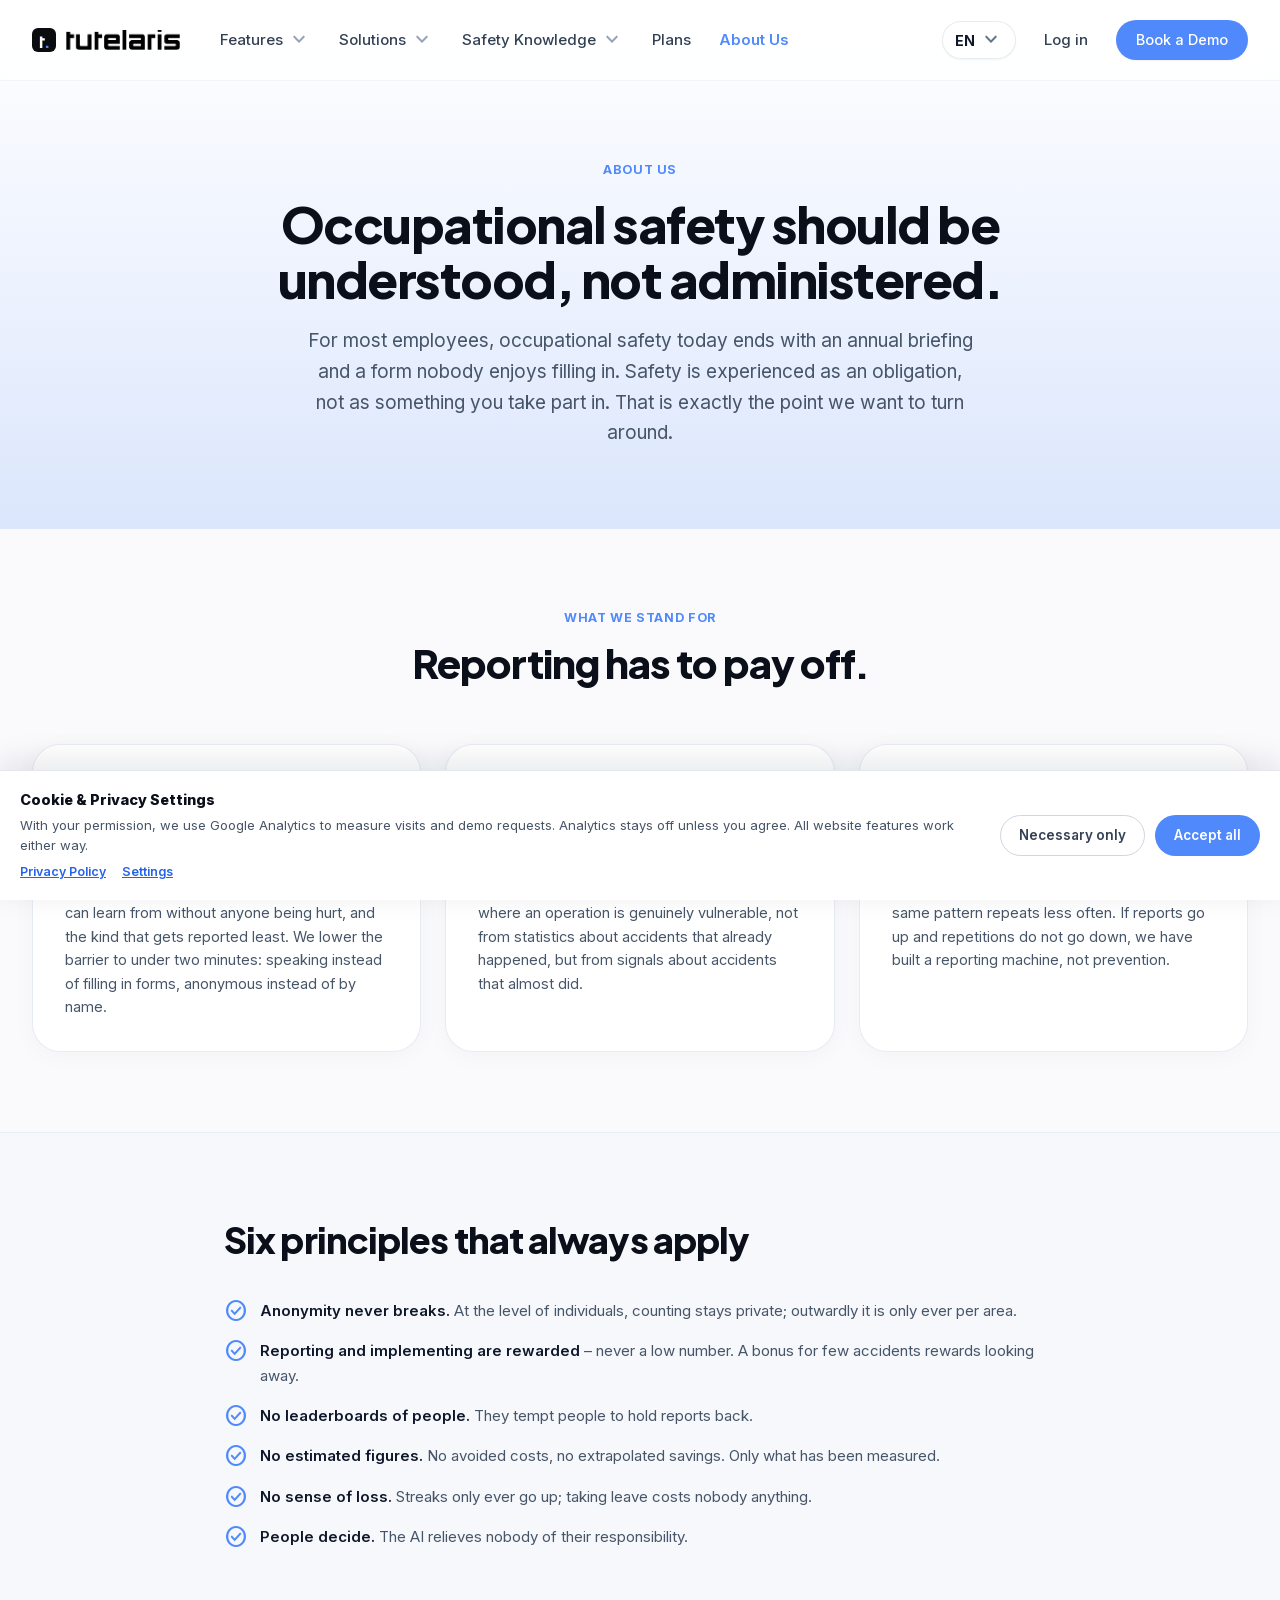
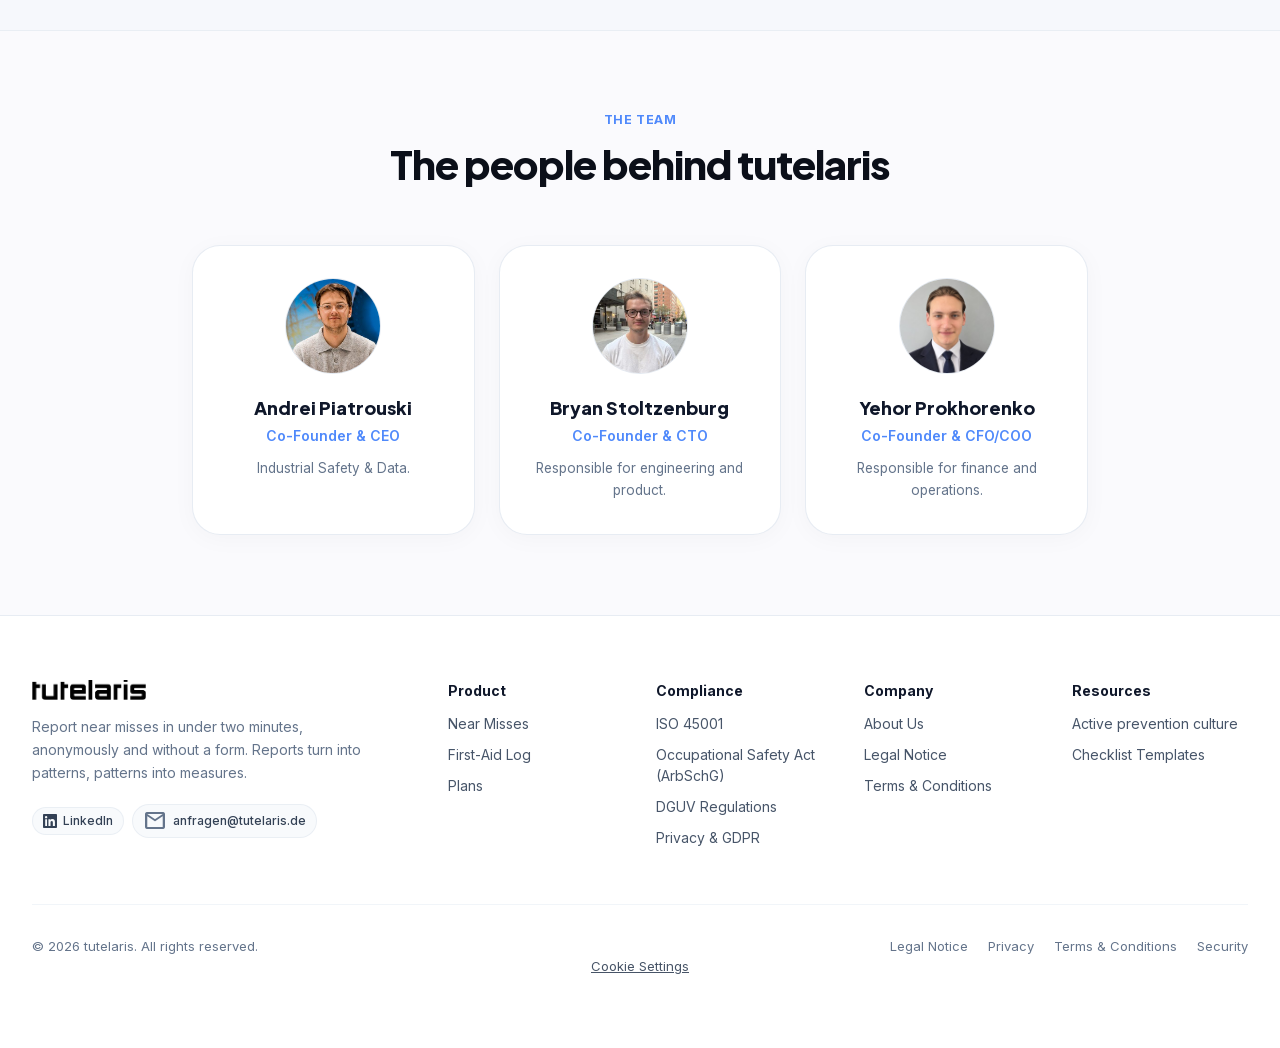
<file: ueber-uns.html>
<!DOCTYPE html>
<html lang="en">
  <head>
    <meta charset="utf-8">
    <meta content="width=device-width, initial-scale=1.0" name="viewport">
    <meta content="web_standard" name="shell-type">
    <title>tutelaris - About us</title>
    <meta name="description" content="Who is behind tutelaris: our stance, our six principles and the team building it.">
    <link rel="canonical" href="https://tutelarisapp.com/ueber-uns.html"><link rel="alternate" hreflang="de" href="https://tutelaris.de/ueber-uns.html"><link rel="alternate" hreflang="en" href="https://tutelarisapp.com/ueber-uns.html"><link rel="alternate" hreflang="x-default" href="https://tutelaris.de/ueber-uns.html">
    <link rel="icon" href="https://tutelarisapp.com/favicon.ico" sizes="any"><link rel="icon" type="image/svg+xml" href="https://tutelarisapp.com/favicon.svg"><link rel="apple-touch-icon" href="https://tutelarisapp.com/apple-touch-icon.png">
    <meta name="theme-color" content="#4f89fb">
    <meta property="og:type" content="website">
    <meta property="og:site_name" content="tutelaris">
    <meta property="og:locale" content="de_DE">
    <meta property="og:url" content="https://tutelarisapp.com/ueber-uns.html">
    <meta property="og:title" content="tutelaris - About us">
    <meta property="og:description" content="Who is behind tutelaris: our stance, our six principles and the team building it.">
    <meta property="og:image" content="https://tutelarisapp.com/og-image.png">
    <meta property="og:image:width" content="1200">
    <meta property="og:image:height" content="630">
    <meta name="twitter:card" content="summary_large_image">
    <meta name="twitter:title" content="tutelaris - About us">
    <meta name="twitter:description" content="Who is behind tutelaris: our stance, our six principles and the team building it.">
    <meta name="twitter:image" content="https://tutelarisapp.com/og-image.png">
    <style>@layer base{html,body{margin:0;padding:0;}body{overscroll-behavior:none;}main>:first-child{margin-top:0!important;}main>:last-child{margin-bottom:0!important;}}::-webkit-scrollbar{display:none;}/* Fenster für Demo-Anfrage und Login: auf kleinen Geräten scrollbar   und kompakter, damit das Formular nicht unten abgeschnitten wird. */#demo-modal{overflow-y:auto;-webkit-overflow-scrolling:touch;overscroll-behavior:contain;}@media (max-width:640px){  #demo-modal>div:last-child{align-items:flex-start;padding:12px;}  .demo-modal-panel{padding:20px 18px;border-radius:20px;}  .demo-modal-panel h3{font-size:20px;line-height:1.25;}  #demo-modal-form{gap:10px;}  #demo-modal-form label{margin-bottom:3px;}  #demo-field-note{min-height:0;height:64px;}  .demo-modal-panel>p{margin-bottom:14px;}}/* Der Hero beginnt direkt unter dem festen Kopf: Der Verlauf trägt den Abstand, damit zwischen Navigation und Verlauf keine Kante entsteht. */.hero-top{padding-top:var(--header-h,120px);}/* Einzeilige Formularfelder: feste Höhe 35px */.form-field{height:35px;padding-top:0;padding-bottom:0;line-height:35px;}.form-field:focus{box-shadow:0 0 0 3px rgba(79,137,251,.15);}.demo-booking-link:hover,.demo-success-booking:hover{color:#1e293b;}button[disabled]{opacity:.6;cursor:default;}/* Nav dropdowns: open on hover/focus with a short fade+slide; click still works on touch */.nav-dropdown-panel{opacity:0;visibility:hidden;transform:translateY(-6px);pointer-events:none;transition:opacity .18s ease,transform .18s ease,visibility .18s;}.nav-dropdown-panel::before{content:"";position:absolute;left:0;right:0;top:-10px;height:10px;}.nav-dropdown:hover>.nav-dropdown-panel,.nav-dropdown:focus-within>.nav-dropdown-panel,.nav-dropdown.is-open>.nav-dropdown-panel{opacity:1;visibility:visible;transform:translateY(0);pointer-events:auto;}.nav-dropdown:hover>.nav-dropdown-btn .material-symbols-outlined,.nav-dropdown.is-open>.nav-dropdown-btn .material-symbols-outlined{transform:rotate(180deg);}@media (prefers-reduced-motion:reduce){.nav-dropdown-panel{transition:none;}}</style><link rel="stylesheet" href="/styles-tailwind.css">
  <script type="application/ld+json">
  {
    "@context": "https://schema.org",
    "@type": "Organization",
    "name": "tutelaris",
    "url": "https://tutelaris.de/",
    "logo": "https://tutelaris.de/tutelaris-logo.svg",
    "description": "tutelaris ist die Plattform für Beinaheunfall-Management, digitales Verbandsbuch und Arbeitsschutz."
  }
  </script>
<link rel="stylesheet" href="assets/fonts/fonts.css">
<link rel="stylesheet" href="site-refinements.css">
</head>
  <body class="bg-[#FAFAFD] font-body text-[#101828] antialiased selection:bg-blue-100 selection:text-blue-900">
    <header class="fixed top-0 left-0 right-0 w-full z-50 bg-white/80 backdrop-blur-md border-b border-slate-100 transition-all">
      
      <div class="h-20 max-w-[80rem] mx-auto px-6 sm:px-8 flex items-center justify-between gap-4">
        <div class="flex items-center gap-10">
          <a class="flex items-center gap-2.5 focus:outline-none" data-path="home" href="index.html">
            <img alt="" aria-hidden="true" class="h-6 w-auto object-contain rounded-md" src="/tutelaris-logo.svg"><img alt="tutelaris" class="h-5 w-auto object-contain" src="/tutelaris-logo-black.png">
  </a>
  <nav class="hidden lg:flex items-center gap-7">
    <div class="relative nav-dropdown">
      <button class="nav-dropdown-btn flex items-center gap-1 text-[15px] font-medium text-slate-700 hover:text-slate-900 py-2" type="button"><span>Features</span> <span class="material-symbols-outlined text-[18px] text-slate-400 transition-transform">expand_more</span></button>
      <div class="nav-dropdown-panel absolute top-full left-0 mt-1 w-64 bg-white rounded-2xl border border-slate-200/80 shadow-lg p-2 z-50">
        <a class="block px-3.5 py-2.5 rounded-xl text-[14px] font-medium text-slate-700 hover:bg-slate-50 hover:text-slate-900" href="index.html#funktionen" data-path="beinaheunfall-management">Near Misses</a>
        <a class="block px-3.5 py-2.5 rounded-xl text-[14px] font-medium text-slate-700 hover:bg-slate-50 hover:text-slate-900" href="index.html#verbandsbuch-modul" data-path="verbandsbuch">First-Aid Log</a>
      </div>
    </div>
    <div class="relative nav-dropdown">
      <button class="nav-dropdown-btn flex items-center gap-1 text-[15px] font-medium text-slate-700 hover:text-slate-900 py-2" type="button"><span>Solutions</span> <span class="material-symbols-outlined text-[18px] text-slate-400 transition-transform">expand_more</span></button>
      <div class="nav-dropdown-panel absolute top-full left-0 mt-1 w-64 bg-white rounded-2xl border border-slate-200/80 shadow-lg p-2 z-50">
        <a class="block px-3.5 py-2.5 rounded-xl text-[14px] font-medium text-slate-700 hover:bg-slate-50 hover:text-slate-900" href="logistik.html" data-path="loesung-logistik">Logistics</a>
        <a class="block px-3.5 py-2.5 rounded-xl text-[14px] font-medium text-slate-700 hover:bg-slate-50 hover:text-slate-900" href="produktion.html" data-path="loesung-produktion">Production</a>
        <a class="block px-3.5 py-2.5 rounded-xl text-[14px] font-medium text-slate-700 hover:bg-slate-50 hover:text-slate-900" href="baugewerbe.html" data-path="loesung-bau">Construction</a>
      </div>
    </div>
    <div class="relative nav-dropdown">
      <button class="nav-dropdown-btn flex items-center gap-1 text-[15px] font-medium text-slate-700 hover:text-slate-900 py-2" type="button"><span>Safety Knowledge</span> <span class="material-symbols-outlined text-[18px] text-slate-400 transition-transform">expand_more</span></button>
      <div class="nav-dropdown-panel absolute top-full left-0 mt-1 w-64 bg-white rounded-2xl border border-slate-200/80 shadow-lg p-2 z-50">
        <a class="block px-3.5 py-2.5 rounded-xl text-[14px] font-medium text-slate-700 hover:bg-slate-50 hover:text-slate-900" href="ehs-leitfaeden.html" data-path="ressourcen">Active prevention culture</a>
        <a class="block px-3.5 py-2.5 rounded-xl text-[14px] font-medium text-slate-700 hover:bg-slate-50 hover:text-slate-900" href="checklisten-vorlagen.html" data-path="ressourcen">Checklist Templates</a>
        </div>
    </div>
    <a class="text-[15px] font-medium text-slate-700 hover:text-slate-900 py-2" data-path="preise" href="preise.html">Plans</a>
    <a class="text-[15px] font-semibold text-[#4f89fb] py-2" data-path="unternehmen" href="ueber-uns.html">About Us</a>
  </nav></div>
  <div class="flex items-center gap-5">
    <div class="relative nav-dropdown hidden sm:block">
      <button class="nav-dropdown-btn flex items-center gap-1 px-3 py-1.5 rounded-full bg-white border border-slate-200/80 shadow-sm text-[14px] font-bold text-slate-900 hover:bg-slate-50" type="button" aria-haspopup="true">EN <span class="material-symbols-outlined text-[18px] text-slate-500 transition-transform">expand_more</span></button>
      <div class="nav-dropdown-panel absolute top-full right-0 mt-2 w-44 bg-white rounded-2xl border border-slate-200/80 shadow-lg p-1.5 z-50">
        <span class="flex items-center gap-2 px-3 py-2 rounded-lg text-[14px] font-bold text-[#4f89fb] bg-blue-50/70" aria-current="true">EN · English</span>
        <a class="flex items-center gap-2 px-3 py-2 rounded-lg text-[14px] font-semibold text-slate-800 hover:bg-slate-50" href="https://tutelaris.de/ueber-uns.html" hreflang="de">DE · Deutsch</a>
      </div>
    </div>
    
    
    <a class="hidden sm:inline-flex text-[15px] font-medium text-slate-700 hover:text-slate-900 px-2 py-1" data-path="login" href="https://app.tutelaris.de/?lang=en">Log in</a>
    <a class="demo-open-btn inline-flex items-center justify-center bg-[#4f89fb] hover:bg-[#3d75e6] text-white font-medium text-[14.5px] px-5 py-2.5 rounded-full shadow-sm hover:shadow-md transition-all h-10" data-path="demo-anfragen" href="https://meetings-na2.hubspot.com/andrei-piatrouski" target="_blank" rel="noopener">Book a Demo</a>
    <button class="mobile-nav-toggle lg:hidden flex items-center justify-center w-10 h-10 rounded-full border border-slate-200 text-slate-700" type="button" aria-expanded="false" aria-label="Menü öffnen">
      <span class="material-symbols-outlined text-[22px]">menu</span>
    </button>
  </div></div>
  <div class="mobile-nav-panel hidden lg:hidden border-t border-slate-100 bg-white px-6 py-4 max-h-[calc(100vh-5rem)] overflow-y-auto">
    <div class="flex flex-col gap-1">
      <div class="mobile-accordion">
        <button type="button" class="mobile-accordion-btn w-full flex items-center justify-between px-2 py-2.5 rounded-lg text-[15px] font-medium text-slate-700 hover:bg-slate-50">
          <span>Features</span>
          <span class="material-symbols-outlined text-[20px] text-slate-400 transition-transform">expand_more</span>
        </button>
        <div class="mobile-accordion-panel hidden flex-col ml-2 pl-3 border-l border-slate-100">
          <a class="px-3 py-2 rounded-lg text-[14px] text-slate-600 hover:bg-slate-50 hover:text-slate-900" href="index.html#funktionen" data-path="beinaheunfall-management">Near Misses</a>
          <a class="px-3 py-2 rounded-lg text-[14px] text-slate-600 hover:bg-slate-50 hover:text-slate-900" href="index.html#verbandsbuch-modul" data-path="verbandsbuch">First-Aid Log</a>
        </div>
      </div>
      <div class="mobile-accordion">
        <button type="button" class="mobile-accordion-btn w-full flex items-center justify-between px-2 py-2.5 rounded-lg text-[15px] font-medium text-slate-700 hover:bg-slate-50">
          <span>Solutions</span>
          <span class="material-symbols-outlined text-[20px] text-slate-400 transition-transform">expand_more</span>
        </button>
        <div class="mobile-accordion-panel hidden flex-col ml-2 pl-3 border-l border-slate-100">
          <a class="px-3 py-2 rounded-lg text-[14px] text-slate-600 hover:bg-slate-50 hover:text-slate-900" href="logistik.html" data-path="loesung-logistik">Logistics</a>
          <a class="px-3 py-2 rounded-lg text-[14px] text-slate-600 hover:bg-slate-50 hover:text-slate-900" href="produktion.html" data-path="loesung-produktion">Production</a>
          <a class="px-3 py-2 rounded-lg text-[14px] text-slate-600 hover:bg-slate-50 hover:text-slate-900" href="baugewerbe.html" data-path="loesung-bau">Construction</a>
        </div>
      </div>
      <div class="mobile-accordion">
        <button type="button" class="mobile-accordion-btn w-full flex items-center justify-between px-2 py-2.5 rounded-lg text-[15px] font-medium text-slate-700 hover:bg-slate-50">
          <span>Safety Knowledge</span>
          <span class="material-symbols-outlined text-[20px] text-slate-400 transition-transform">expand_more</span>
        </button>
        <div class="mobile-accordion-panel hidden flex-col ml-2 pl-3 border-l border-slate-100">
          <a class="px-3 py-2 rounded-lg text-[14px] text-slate-600 hover:bg-slate-50 hover:text-slate-900" href="ehs-leitfaeden.html" data-path="ressourcen">Active prevention culture</a>
          <a class="px-3 py-2 rounded-lg text-[14px] text-slate-600 hover:bg-slate-50 hover:text-slate-900" href="checklisten-vorlagen.html" data-path="ressourcen">Checklist Templates</a>
          </div>
      </div>
      <a class="px-2 py-2.5 rounded-lg text-[15px] font-medium text-slate-700 hover:bg-slate-50" href="preise.html" data-path="preise">Plans</a>
      <a class="px-2 py-2.5 rounded-lg text-[15px] font-medium text-slate-700 hover:bg-slate-50" href="ueber-uns.html" data-path="unternehmen">About Us</a>
      <div class="border-t border-slate-100 my-2"></div>
      <a class="px-2 py-2.5 rounded-lg text-[15px] font-medium text-slate-700 hover:bg-slate-50" href="https://app.tutelaris.de/?lang=en" data-path="login">Log in</a>
      <div class="px-2 py-2.5">
        <span class="text-[13px] font-semibold uppercase tracking-wide text-slate-400">Language</span>
        <div class="mt-2 flex flex-col gap-1">
          <span class="flex items-center gap-2 px-3 py-2 rounded-lg text-[14px] font-bold text-[#4f89fb] bg-blue-50/70" aria-current="true">EN · English</span>
          <a class="flex items-center gap-2 px-3 py-2 rounded-lg text-[14px] font-semibold text-slate-800 hover:bg-slate-50" href="https://tutelaris.de/ueber-uns.html" hreflang="de">DE · Deutsch</a>
        </div>
      </div>
      
      
      <a class="demo-open-btn mt-2 inline-flex items-center justify-center bg-[#4f89fb] hover:bg-[#3d75e6] text-white font-medium text-[15px] px-5 py-3 rounded-full shadow-sm transition-all" data-path="demo-anfragen" href="https://meetings-na2.hubspot.com/andrei-piatrouski" target="_blank" rel="noopener">Book a Demo</a>
    </div>
  </div>
    </header><main class="w-full bg-[#FAFAFD] min-h-screen overflow-x-hidden"><div class="flex flex-col w-full">
<div class="hero-top relative bg-gradient-to-b from-white via-[#eef3fe] to-[#dbe6fc]">
<div class="absolute top-0 left-1/2 -translate-x-1/2 w-[1200px] h-[650px] bg-[radial-gradient(ellipse_at_top,rgba(79,137,251,0.28),rgba(79,137,251,0)_65%)] pointer-events-none -z-10"></div>
<!-- HERO -->
<section class="relative pt-16 pb-16 sm:pt-20 sm:pb-20 max-w-[80rem] mx-auto px-6 sm:px-8 w-full">
<div class="flex flex-col items-center text-center max-w-3xl mx-auto">
<span class="text-[12.5px] font-bold uppercase tracking-wider text-[#4f89fb] block mb-4">About Us</span>
<h1 class="font-headline text-[36px] sm:text-[50px] font-[900] tracking-[-0.03em] text-[#0b0f19] leading-[1.1]">Occupational safety should be understood, not administered.</h1>
<p class="font-body text-[17px] sm:text-[19px] text-slate-600 mt-5 max-w-2xl leading-relaxed">For most employees, occupational safety today ends with an annual briefing and a form nobody enjoys filling in. Safety is experienced as an obligation, not as something you take part in. That is exactly the point we want to turn around.</p>
</div>
</section>
</div>
<!-- MISSION / VISION / MASSSTAB -->
<section class="max-w-[80rem] mx-auto px-6 sm:px-8 py-20 w-full">
<div class="text-center max-w-2xl mx-auto mb-14">
<span class="text-[12.5px] font-bold uppercase tracking-wider text-[#4f89fb] block mb-2.5">What we stand for</span>
<h2 class="font-headline text-[30px] sm:text-[40px] font-extrabold text-[#0b0f19] tracking-tight leading-tight">Reporting has to pay off.</h2>
</div>
<div class="grid grid-cols-1 md:grid-cols-3 gap-6">
<div class="bg-white rounded-[28px] border border-slate-200/80 shadow-[0_4px_24px_rgba(0,0,0,0.03)] p-8 flex flex-col">
<div class="w-11 h-11 rounded-xl bg-blue-50 flex items-center justify-center mb-5"><span class="material-symbols-outlined text-[#4f89fb] text-[22px]">flag</span></div>
<h3 class="font-headline text-[19px] font-extrabold text-slate-900 mb-2">Mission</h3>
<p class="text-[14.5px] text-slate-600 leading-relaxed">Near misses are the only kind of incident you can learn from without anyone being hurt, and the kind that gets reported least. We lower the barrier to under two minutes: speaking instead of filling in forms, anonymous instead of by name.</p>
</div>
<div class="bg-white rounded-[28px] border border-slate-200/80 shadow-[0_4px_24px_rgba(0,0,0,0.03)] p-8 flex flex-col">
<div class="w-11 h-11 rounded-xl bg-blue-50 flex items-center justify-center mb-5"><span class="material-symbols-outlined text-[#4f89fb] text-[22px]">visibility</span></div>
<h3 class="font-headline text-[19px] font-extrabold text-slate-900 mb-2">Vision</h3>
<p class="text-[14.5px] text-slate-600 leading-relaxed">The body of near misses paints a picture of where an operation is genuinely vulnerable, not from statistics about accidents that already happened, but from signals about accidents that almost did.</p>
</div>
<div class="bg-white rounded-[28px] border border-slate-200/80 shadow-[0_4px_24px_rgba(0,0,0,0.03)] p-8 flex flex-col">
<div class="w-11 h-11 rounded-xl bg-blue-50 flex items-center justify-center mb-5"><span class="material-symbols-outlined text-[#4f89fb] text-[22px]">straighten</span></div>
<h3 class="font-headline text-[19px] font-extrabold text-slate-900 mb-2">Our yardstick</h3>
<p class="text-[14.5px] text-slate-600 leading-relaxed">Not the number of reports, but whether the same pattern repeats less often. If reports go up and repetitions do not go down, we have built a reporting machine, not prevention.</p>
</div>
</div>

</section>
<!-- GRUNDSÄTZE -->
<section class="w-full bg-[#F6F8FC] py-20 border-y border-slate-200/60">
<div class="max-w-[56rem] mx-auto px-6 sm:px-8">
<h2 class="font-headline text-[28px] sm:text-[36px] font-extrabold text-[#0b0f19] tracking-tight mb-8">Six principles that always apply</h2>
<ul class="flex flex-col gap-4">
<li class="flex items-start gap-3"><span class="material-symbols-outlined text-[#4f89fb] text-[20px] shrink-0">check_circle</span><span class="text-[15px] text-slate-600 leading-relaxed"><strong class="text-slate-900 font-semibold">Anonymity never breaks.</strong> <span>At the level of individuals, counting stays private; outwardly it is only ever per area.</span></span></li>
<li class="flex items-start gap-3"><span class="material-symbols-outlined text-[#4f89fb] text-[20px] shrink-0">check_circle</span><span class="text-[15px] text-slate-600 leading-relaxed"><strong class="text-slate-900 font-semibold">Reporting and implementing are rewarded</strong> <span>– never a low number. A bonus for few accidents rewards looking away.</span></span></li>
<li class="flex items-start gap-3"><span class="material-symbols-outlined text-[#4f89fb] text-[20px] shrink-0">check_circle</span><span class="text-[15px] text-slate-600 leading-relaxed"><strong class="text-slate-900 font-semibold">No leaderboards of people.</strong> <span>They tempt people to hold reports back.</span></span></li>
<li class="flex items-start gap-3"><span class="material-symbols-outlined text-[#4f89fb] text-[20px] shrink-0">check_circle</span><span class="text-[15px] text-slate-600 leading-relaxed"><strong class="text-slate-900 font-semibold">No estimated figures.</strong> <span>No avoided costs, no extrapolated savings. Only what has been measured.</span></span></li>
<li class="flex items-start gap-3"><span class="material-symbols-outlined text-[#4f89fb] text-[20px] shrink-0">check_circle</span><span class="text-[15px] text-slate-600 leading-relaxed"><strong class="text-slate-900 font-semibold">No sense of loss.</strong> <span>Streaks only ever go up; taking leave costs nobody anything.</span></span></li>
<li class="flex items-start gap-3"><span class="material-symbols-outlined text-[#4f89fb] text-[20px] shrink-0">check_circle</span><span class="text-[15px] text-slate-600 leading-relaxed"><strong class="text-slate-900 font-semibold">People decide.</strong> <span>The AI relieves nobody of their responsibility.</span></span></li>
</ul>
</div>
</section>
<!-- TEAM -->
<section class="max-w-[80rem] mx-auto px-6 sm:px-8 py-20 w-full">
<div class="text-center max-w-2xl mx-auto mb-14">
<span class="text-[12.5px] font-bold uppercase tracking-wider text-[#4f89fb] block mb-2.5">The team</span>
<h2 class="font-headline text-[30px] sm:text-[40px] font-extrabold text-[#0b0f19] tracking-tight leading-tight">The people behind tutelaris</h2>
</div>
<div class="grid grid-cols-1 sm:grid-cols-3 gap-6 max-w-4xl mx-auto">
<div class="bg-white rounded-[28px] border border-slate-200/80 shadow-[0_4px_24px_rgba(0,0,0,0.03)] p-8 flex flex-col items-center text-center">
<div class="w-24 h-24 rounded-full overflow-hidden border border-slate-200 mb-5"><img src="/andrei-piatrouski.jpg" alt="Andrei Piatrouski" class="w-full h-full object-cover" loading="lazy"></div>
<h3 class="font-headline text-[18px] font-extrabold text-slate-900">Andrei Piatrouski</h3>
<p class="text-[14px] text-[#4f89fb] font-semibold mt-1">Co-Founder &amp; CEO</p>
<p class="text-[13.5px] text-slate-500 leading-relaxed mt-3">Industrial Safety &amp; Data.</p>
</div>

<div class="bg-white rounded-[28px] border border-slate-200/80 shadow-[0_4px_24px_rgba(0,0,0,0.03)] p-8 flex flex-col items-center text-center">
<div class="w-24 h-24 rounded-full overflow-hidden border border-slate-200 mb-5"><img src="/bryan-stoltzenburg.jpg" alt="Bryan Stoltzenburg" class="w-full h-full object-cover" loading="lazy"></div>
<h3 class="font-headline text-[18px] font-extrabold text-slate-900">Bryan Stoltzenburg</h3>
<p class="text-[14px] text-[#4f89fb] font-semibold mt-1">Co-Founder &amp; CTO</p>
<p class="text-[13.5px] text-slate-500 leading-relaxed mt-3">Responsible for engineering and product.</p>
</div>
<div class="bg-white rounded-[28px] border border-slate-200/80 shadow-[0_4px_24px_rgba(0,0,0,0.03)] p-8 flex flex-col items-center text-center">
<div class="w-24 h-24 rounded-full overflow-hidden border border-slate-200 mb-5"><img src="/yehor-prokhorenko.jpg" alt="Yehor Prokhorenko" class="w-full h-full object-cover" loading="lazy"></div>
<h3 class="font-headline text-[18px] font-extrabold text-slate-900">Yehor Prokhorenko</h3>
<p class="text-[14px] text-[#4f89fb] font-semibold mt-1">Co-Founder &amp; CFO/COO</p>
<p class="text-[13.5px] text-slate-500 leading-relaxed mt-3">Responsible for finance and operations.</p>
</div>

</div>
</section>

</div></main>
<footer class="w-full bg-white border-t border-slate-200/80 pt-16 pb-12"><div class="max-w-[80rem] mx-auto px-6 sm:px-8"><div class="grid grid-cols-2 md:grid-cols-3 lg:grid-cols-6 gap-8 pb-14 border-b border-slate-100"><div class="col-span-2 md:col-span-3 lg:col-span-2 flex flex-col gap-4 pr-6"><div class="flex items-center gap-2.5"><img alt="tutelaris" class="h-5 w-auto object-contain" src="/tutelaris-logo-black.png"></div><p class="text-[14px] text-slate-500 max-w-sm leading-relaxed">Report near misses in under two minutes, anonymously and without a form. Reports turn into patterns, patterns into measures.</p><div class="flex flex-wrap items-center gap-2 pt-1"><a class="inline-flex items-center gap-1.5 px-2.5 py-1 rounded-full bg-slate-50 text-slate-700 text-[12px] font-medium border border-slate-200/60 hover:bg-slate-100 transition-colors" href="https://www.linkedin.com/company/tutelaris/" target="_blank" rel="noopener" aria-label="tutelaris auf LinkedIn"><svg width="14" height="14" viewBox="0 0 24 24" fill="currentColor" aria-hidden="true"><path d="M22.225 0H1.771C.792 0 0 .77 0 1.723v20.547C0 23.23.792 24 1.771 24h20.451C23.2 24 24 23.23 24 22.27V1.723C24 .77 23.2 0 22.222 0h.003zM6.905 20.452H3.77V9h3.135v11.452zM5.337 7.433a2.062 2.062 0 1 1 0-4.124 2.062 2.062 0 0 1 0 4.124zM20.447 20.452h-3.554v-5.569c0-1.328-.027-3.037-1.852-3.037-1.853 0-2.136 1.445-2.136 2.939v5.667H9.35V9h3.414v1.561h.049c.476-.9 1.637-1.852 3.368-1.852 3.6 0 4.266 2.37 4.266 5.456v6.287z"/></svg>LinkedIn</a><a class="inline-flex items-center gap-1.5 px-2.5 py-1 rounded-full bg-slate-50 text-slate-700 text-[12px] font-medium border border-slate-200/60 hover:bg-slate-100 transition-colors" href="mailto:anfragen@tutelaris.de"><span class="material-symbols-outlined text-[15px] text-slate-500">mail</span>anfragen@tutelaris.de</a></div></div><div class="flex flex-col gap-3"><span class="text-[14px] font-bold text-slate-900">Product</span><div class="flex flex-col gap-2.5 text-[14px] text-slate-600"><a class="hover:text-slate-900 transition-colors" data-path="beinaheunfall-management" href="index.html#funktionen">Near Misses</a><a class="hover:text-slate-900 transition-colors" data-path="verbandsbuch" href="index.html#verbandsbuch-modul">First-Aid Log</a><a class="hover:text-slate-900 transition-colors" data-path="preise" href="preise.html">Plans</a></div></div><div class="flex flex-col gap-3"><span class="text-[14px] font-bold text-slate-900">Compliance</span><div class="flex flex-col gap-2.5 text-[14px] text-slate-600"><a class="hover:text-slate-900 transition-colors" data-path="compliance-iso-45001" href="iso-45001.html">ISO 45001</a><a class="hover:text-slate-900 transition-colors" data-path="compliance-arbschg" href="arbeitsschutzgesetz.html">Occupational Safety Act (ArbSchG)</a><a class="hover:text-slate-900 transition-colors" data-path="compliance-dguv" href="dguv-vorschriften.html">DGUV Regulations</a><a class="hover:text-slate-900 transition-colors" data-path="compliance-datenschutz" href="https://tutelaris.de/datenschutz.html">Privacy &amp; GDPR</a></div></div><div class="flex flex-col gap-3"><span class="text-[14px] font-bold text-slate-900">Company</span><div class="flex flex-col gap-2.5 text-[14px] text-slate-600"><a class="hover:text-slate-900 transition-colors" data-path="unternehmen" href="ueber-uns.html">About Us</a><a class="hover:text-slate-900 transition-colors" data-path="impressum" href="https://tutelaris.de/impressum.html">Legal Notice</a><a class="hover:text-slate-900 transition-colors" data-path="agb" href="https://tutelaris.de/agb.html">Terms &amp; Conditions</a></div></div><div class="flex flex-col gap-3"><span class="text-[14px] font-bold text-slate-900">Resources</span><div class="flex flex-col gap-2.5 text-[14px] text-slate-600"><a class="hover:text-slate-900 transition-colors" data-path="ehs-leitfaeden" href="ehs-leitfaeden.html">Active prevention culture</a><a class="hover:text-slate-900 transition-colors" data-path="checklisten-vorlagen" href="checklisten-vorlagen.html">Checklist Templates</a></div></div></div><div class="pt-8 flex flex-col sm:flex-row items-center justify-between gap-4 text-[13px] text-slate-500"><div class="">© 2026 tutelaris. All rights reserved.</div><div class="flex items-center gap-5"><a class="hover:text-slate-900 transition-colors" href="https://tutelaris.de/impressum.html">Legal Notice</a><a class="hover:text-slate-900 transition-colors" href="https://tutelaris.de/datenschutz.html">Privacy</a><a class="hover:text-slate-900 transition-colors" href="https://tutelaris.de/agb.html">Terms &amp; Conditions</a><a class="hover:text-slate-900 transition-colors" href="sicherheit.html">Security</a></div></div></div><button type="button" class="privacy-settings" onclick="window.tutCookieConsent.openSettings()">Cookie Settings</button></footer>

<!-- DEMO BOOKING MODAL -->
<div id="demo-modal" class="fixed inset-0 z-[100] hidden">
  <div class="demo-modal-backdrop absolute inset-0 bg-slate-900/60 backdrop-blur-sm"></div>
  <div class="relative min-h-full flex items-center justify-center p-4 sm:p-6">
    <div class="demo-modal-panel relative w-full max-w-md bg-white rounded-[28px] shadow-2xl p-7 sm:p-8">
      <button type="button" class="demo-modal-close absolute top-5 right-5 w-9 h-9 rounded-full flex items-center justify-center text-slate-400 hover:text-slate-700 hover:bg-slate-100 transition-colors" aria-label="Schließen">
        <span class="material-symbols-outlined text-[20px]">close</span>
      </button>
      <div class="w-11 h-11 rounded-xl overflow-hidden mb-4">
        <img src="/tutelaris-logo.svg" alt="tutelaris" class="w-full h-full object-cover">
      </div>
      <h3 class="font-headline text-[24px] font-extrabold text-[#0b0f19] tracking-tight mb-1.5">Book a Demo</h3>
      <p class="text-[14px] text-slate-500 mb-6">Tell us briefly about yourself – we will get back to you within one working day.</p>
      <form id="demo-modal-form" class="flex flex-col gap-4" novalidate>
        <div>
          <label for="demo-field-email" class="block text-[13px] font-semibold text-slate-700 mb-1.5">Business email *</label>
          <input id="demo-field-email" name="email" type="email" required placeholder="name@company.com" class="w-full px-4 form-field text-[14.5px] text-slate-900 placeholder:text-slate-400 bg-white border border-slate-200 rounded-lg focus:outline-none focus:border-[#4f89fb] focus:ring-2 transition-all">
          <p id="demo-field-email-error" class="hidden mt-1.5 text-[12.5px] text-red-600 flex items-center gap-1"><span class="material-symbols-outlined text-[14px]">error</span><span>Please enter a valid address.</span></p>
        </div>
        <div>
          <label for="demo-field-company" class="block text-[13px] font-semibold text-slate-700 mb-1.5">Organisation *</label>
          <input id="demo-field-company" name="company" type="text" required placeholder="Company name" class="w-full px-4 form-field text-[14.5px] text-slate-900 placeholder:text-slate-400 bg-white border border-slate-200 rounded-lg focus:outline-none focus:border-[#4f89fb] focus:ring-2 transition-all">
          <p id="demo-field-company-error" class="hidden mt-1.5 text-[12.5px] text-red-600 flex items-center gap-1"><span class="material-symbols-outlined text-[14px]">error</span><span>Please tell us your organisation.</span></p>
        </div>
        <div>
          <label for="demo-field-note" class="block text-[13px] font-semibold text-slate-700 mb-1.5">How are incidents recorded at your site today? <span class="text-slate-400 font-normal">(optional)</span></label>
          <textarea id="demo-field-note" name="note" rows="3" placeholder="e.g. paper form, PDF on the intranet, spreadsheet, not at all" class="w-full px-4 py-2.75 text-[14.5px] text-slate-900 placeholder:text-slate-400 bg-white border border-slate-200 rounded-lg focus:outline-none focus:border-[#4f89fb] focus:ring-2 transition-all"></textarea>
        </div>
        <div>
          <label for="demo-field-name" class="block text-[13px] font-semibold text-slate-700 mb-1.5">Name <span class="text-slate-400 font-normal">(optional)</span></label>
          <input id="demo-field-name" name="name" type="text" placeholder="First and last name" class="w-full px-4 form-field text-[14.5px] text-slate-900 placeholder:text-slate-400 bg-white border border-slate-200 rounded-lg focus:outline-none focus:border-[#4f89fb] focus:ring-2 transition-all">
        </div>
        <p id="demo-form-error" class="hidden text-[12.5px] text-red-600 flex items-start gap-1.5"><span class="material-symbols-outlined text-[15px]">error</span><span>Sending failed. Please email anfragen@tutelaris.de or pick a time directly.</span></p>
        <button type="submit" class="mt-2 w-full inline-flex items-center justify-center gap-2 bg-[#4f89fb] hover:bg-[#3d75e6] text-white font-semibold text-[15px] px-6 py-3 rounded-xl transition-colors">
          <span>Send request</span>
          <span class="material-symbols-outlined text-[18px]">arrow_forward</span>
        </button>
        <a class="demo-booking-link text-center text-[13px] font-medium text-slate-500 transition-colors" href="https://meetings-na2.hubspot.com/andrei-piatrouski" target="_blank" rel="noopener">Rather pick a time directly</a>
        <p class="text-[11.5px] text-slate-400 text-center leading-relaxed"><span>We use your details solely to process your request.</span> <a href="https://tutelaris.de/datenschutz.html" class="underline hover:text-slate-600">Privacy</a></p>
      </form>
      <div id="demo-modal-success" class="hidden text-center py-4">
        <div class="w-14 h-14 rounded-full bg-emerald-50 flex items-center justify-center mx-auto mb-4">
          <span class="material-symbols-outlined text-emerald-600 text-[28px]">check_circle</span>
        </div>
        <h3 class="font-headline text-[20px] font-extrabold text-[#0b0f19] mb-1.5">Request sent</h3>
        <p class="text-[14px] text-slate-500">Thank you – we will get back to you within one working day. You can also pick a time directly.</p>
        <a class="demo-success-booking mt-5 inline-flex items-center justify-center gap-2 bg-[#4f89fb] hover:bg-[#3d75e6] text-white font-semibold text-[14.5px] px-5 py-2.5 rounded-xl transition-colors" href="https://meetings-na2.hubspot.com/andrei-piatrouski" target="_blank" rel="noopener">Pick a time</a>
      </div>

    </div>
  </div>
</div>

<script>
(function () {
  // Höhe des festen Kopfs (Ankündigungsleiste + Navigation) an das CSS geben,
  // damit der Hero-Verlauf exakt darunter anschließt, auch wenn die
  // Ankündigungsleiste auf schmalen Geräten zweizeilig wird.
  var kopfEl = document.querySelector('header');
  function kopfHoehe() {
    if (kopfEl) document.documentElement.style.setProperty('--header-h', kopfEl.offsetHeight + 'px');
  }
  // ResizeObserver misst nach dem Layout, statt es beim Parsen zu erzwingen.
  if (kopfEl && window.ResizeObserver) {
    new ResizeObserver(kopfHoehe).observe(kopfEl);
  } else {
    kopfHoehe();
    window.addEventListener('resize', kopfHoehe);
    window.addEventListener('load', kopfHoehe);
  }

  // ---- Nav dropdowns (Funktionen, Lösungen, Sicherheitswissen, Über uns, DE) ----
  var dropdowns = document.querySelectorAll('.nav-dropdown');
  function closeAllDropdowns(except) {
    dropdowns.forEach(function (dd) {
      if (dd === except) return;
      dd.classList.remove('is-open');
    });
  }
  dropdowns.forEach(function (dd) {
    var btn = dd.querySelector('.nav-dropdown-btn');
    var panel = dd.querySelector('.nav-dropdown-panel');
    if (!btn || !panel) return;
    btn.addEventListener('click', function (e) {
      e.stopPropagation();
      var wasOpen = dd.classList.contains('is-open');
      closeAllDropdowns(dd);
      dd.classList.toggle('is-open', !wasOpen);
    });
  });
  document.addEventListener('click', function () { closeAllDropdowns(null); });



  // ---- Mobile nav toggle ----
  var mobileToggle = document.querySelector('.mobile-nav-toggle');
  var mobilePanel = document.querySelector('.mobile-nav-panel');

  function closeMobilePanel() {
    if (!mobileToggle || !mobilePanel) return;
    mobilePanel.classList.add('hidden');
    mobileToggle.setAttribute('aria-expanded', 'false');
    mobileToggle.querySelector('.material-symbols-outlined').textContent = 'menu';
    mobilePanel.querySelectorAll('.mobile-accordion-panel').forEach(function (p) { p.classList.add('hidden'); p.classList.remove('flex'); });
    mobilePanel.querySelectorAll('.mobile-accordion-btn .material-symbols-outlined').forEach(function (icon) { icon.classList.remove('rotate-180'); });
  }

  if (mobileToggle && mobilePanel) {
    mobileToggle.addEventListener('click', function () {
      var isHidden = mobilePanel.classList.contains('hidden');
      if (isHidden) {
        mobilePanel.classList.remove('hidden');
        mobileToggle.setAttribute('aria-expanded', 'true');
        mobileToggle.querySelector('.material-symbols-outlined').textContent = 'close';
      } else {
        closeMobilePanel();
      }
    });

    // Accordion sections (Funktionen, Lösungen, Sicherheitswissen)
    mobilePanel.querySelectorAll('.mobile-accordion-btn').forEach(function (btn) {
      var panel = btn.nextElementSibling;
      btn.addEventListener('click', function () {
        var isHidden = panel.classList.contains('hidden');
        panel.classList.toggle('hidden', !isHidden);
        panel.classList.toggle('flex', isHidden);
        var icon = btn.querySelector('.material-symbols-outlined');
        if (icon) icon.classList.toggle('rotate-180', isHidden);
      });
    });

    // Close the panel after following an actual link (not accordion toggles or the lang switch)
    mobilePanel.querySelectorAll('a').forEach(function (a) {
      a.addEventListener('click', function () {
        closeMobilePanel();
      });
    });
  }

  // ---- Module tab pills ----
  document.querySelectorAll('.module-tab-btn').forEach(function (btn) {
    btn.addEventListener('click', function () {
      document.querySelectorAll('.module-tab-btn').forEach(function (b) {
        b.classList.remove('bg-[#0b0f19]', 'text-white', 'shadow-md', 'border-slate-800');
        b.classList.add('bg-white', 'text-slate-700', 'border-slate-200/80', 'shadow-xs');
        b.removeAttribute('aria-current');
        var dot = b.querySelector('.tab-dot');
        if (dot) dot.classList.add('hidden');
      });
      btn.classList.remove('bg-white', 'text-slate-700', 'border-slate-200/80', 'shadow-xs');
      btn.classList.add('bg-[#0b0f19]', 'text-white', 'shadow-md', 'border-slate-800');
      btn.setAttribute('aria-current', 'true');
      var dot = btn.querySelector('.tab-dot');
      if (dot) dot.classList.remove('hidden');
    });
  });

  // ---- Email validation (replaces the browser's native validation bubble) ----
  // Stricter than the native type="email" check, which accepts addresses
  // without a top-level domain (e.g. "xx@yy"), require user@domain.tld.
  function isValidEmail(value) {
    return /^[^\s@]+@[^\s@]+\.[^\s@]{2,}$/.test((value || '').trim());
  }
  function showPillError(f) {
    f.classList.remove(f.dataset.baseBorder);
    f.classList.add('border-red-400');
    var errorEl = f.parentElement.querySelector('.demo-email-error');
    if (errorEl) errorEl.classList.remove('hidden');
  }
  function clearPillError(f) {
    f.classList.remove('border-red-400');
    f.classList.add(f.dataset.baseBorder);
    var errorEl = f.parentElement.querySelector('.demo-email-error');
    if (errorEl) errorEl.classList.add('hidden');
  }

  document.querySelectorAll('.demo-trigger-form').forEach(function (f) {
    var input = f.querySelector('.demo-email-input');
    if (!input) return;
    f.dataset.baseBorder = f.classList.contains('border-slate-300') ? 'border-slate-300' : 'border-slate-200';
    input.addEventListener('input', function () { clearPillError(f); });
  });

  // ---- Demo modal ----
  var modal = document.getElementById('demo-modal');
  var form = document.getElementById('demo-modal-form');
  var success = document.getElementById('demo-modal-success');
  var emailField = document.getElementById('demo-field-email');
  var emailFieldError = document.getElementById('demo-field-email-error');

  function showModalEmailError() {
    emailField.classList.remove('border-slate-200');
    emailField.classList.add('border-red-400');
    if (emailFieldError) emailFieldError.classList.remove('hidden');
  }
  function clearModalEmailError() {
    emailField.classList.remove('border-red-400');
    emailField.classList.add('border-slate-200');
    if (emailFieldError) emailFieldError.classList.add('hidden');
  }
  if (emailField) emailField.addEventListener('input', clearModalEmailError);

  function openDemoModal(prefillEmail) {
    if (!modal) return;
    form.classList.remove('hidden');
    success.classList.add('hidden');
    form.reset();
    clearModalEmailError();
    if (prefillEmail) emailField.value = prefillEmail;
    modal.classList.remove('hidden');
    document.body.style.overflow = 'hidden';
    setTimeout(function () { emailField.focus(); }, 50);
  }
  function closeDemoModal() {
    if (!modal) return;
    modal.classList.add('hidden');
    document.body.style.overflow = '';
  }

  // ---- HubSpot ----
  // Portal-ID und Form-GUID stehen im Einbettungscode des HubSpot-Formulars
  // (Marketing > Formulare > Einbetten). Solange sie leer sind, kann das
  // Formular nicht senden und zeigt stattdessen den Fehlerhinweis.
  var HUBSPOT_PORTAL_ID = '247446944';
  var HUBSPOT_FORM_GUID = 'ad94d29c-b621-424a-b731-f0c27cc00909';
  var MEETING_URL = 'https://meetings-na2.hubspot.com/andrei-piatrouski';

  function bookingUrl(email) {
    return email ? MEETING_URL + '?email=' + encodeURIComponent(email) : MEETING_URL;
  }

  // "Demo anfragen" öffnet das Formular; der href bleibt als Rückfallebene ohne JS.
  document.querySelectorAll('.demo-open-btn').forEach(function (el) {
    el.addEventListener('click', function (e) {
      e.preventDefault();
      openDemoModal('');
    });
  });

  // Email-Pill: Adresse prüfen, dann Formular mit vorausgefüllter Adresse öffnen
  document.querySelectorAll('.demo-trigger-form').forEach(function (f) {
    f.addEventListener('submit', function (e) {
      e.preventDefault();
      var input = f.querySelector('.demo-email-input');
      if (input && !isValidEmail(input.value)) {
        showPillError(f);
        input.focus();
        return;
      }
      clearPillError(f);
      openDemoModal(input ? input.value.trim() : '');
    });
  });



  // Terminlink: E-Mail aus dem Formular mitgeben, bevor HubSpot geöffnet wird
  document.querySelectorAll('.demo-booking-link, .demo-success-booking').forEach(function (el) {
    el.addEventListener('click', function () {
      var emailEl = document.getElementById('demo-field-email');
      el.setAttribute('href', bookingUrl(emailEl ? emailEl.value.trim() : ''));
    });
  });

  if (modal) {
    modal.querySelector('.demo-modal-backdrop').addEventListener('click', closeDemoModal);
    modal.querySelector('.demo-modal-close').addEventListener('click', closeDemoModal);
    document.addEventListener('keydown', function (e) {
      if (e.key === 'Escape') closeDemoModal();
    });
  }

  if (form) {
    form.addEventListener('submit', function (e) {
      e.preventDefault();
      if (emailField && !isValidEmail(emailField.value)) {
        showModalEmailError();
        emailField.focus();
        return;
      }
      clearModalEmailError();

      var companyField = document.getElementById('demo-field-company');
      var companyError = document.getElementById('demo-field-company-error');
      if (companyField && !companyField.value.trim()) {
        if (companyError) companyError.classList.remove('hidden');
        companyField.focus();
        return;
      }
      if (companyError) companyError.classList.add('hidden');

      var formError = document.getElementById('demo-form-error');
      var submitBtn = form.querySelector('button[type="submit"]');
      var val = function (id) {
        var el = document.getElementById(id);
        return el ? el.value.trim() : '';
      };
      var email = val('demo-field-email');
      var note = val('demo-field-note');
      var message = note;

      var fields = [
        { name: 'email', value: email },
        { name: 'company', value: val('demo-field-company') }
      ];
      if (val('demo-field-name')) fields.push({ name: 'firstname', value: val('demo-field-name') });
      if (message) fields.push({ name: 'message', value: message });

      if (!HUBSPOT_PORTAL_ID || !HUBSPOT_FORM_GUID) {
        if (formError) formError.classList.remove('hidden');
        return;
      }

      if (formError) formError.classList.add('hidden');
      if (submitBtn) submitBtn.disabled = true;

      fetch('https://api.hsforms.com/submissions/v3/integration/submit/' +
            HUBSPOT_PORTAL_ID + '/' + HUBSPOT_FORM_GUID, {
        method: 'POST',
        headers: { 'Content-Type': 'application/json' },
        body: JSON.stringify({
          fields: fields,
          context: { pageUri: window.location.href, pageName: document.title }
        })
      }).then(function (res) {
        if (!res.ok) throw new Error('HubSpot antwortete mit ' + res.status);
        window.tutAnalytics && window.tutAnalytics.track('generate_lead');
        var link = success.querySelector('.demo-success-booking');
        if (link) link.setAttribute('href', bookingUrl(email));
        form.classList.add('hidden');
        success.classList.remove('hidden');
      }).catch(function (err) {
        window.tutAnalytics && window.tutAnalytics.track('demo_submit_error');
        console.error('[tutelaris] Formular konnte nicht gesendet werden:', err);
        if (formError) formError.classList.remove('hidden');
      }).then(function () {
        if (submitBtn) submitBtn.disabled = false;
      });
    });
  }
})();
</script>



<script defer src="cookie-consent.js"></script>
<script defer src="analytics.js"></script>
</body></html>
</file>
<file: assets/fonts/fonts.css>
/* Selbst gehostete Kopie von Google Fonts (Inter, Plus Jakarta Sans, Material
   Symbols Outlined). Dateien identisch zu den zuvor von fonts.gstatic.com
   geladenen Varianten - keine Verbindung zu Google mehr, keine Einwilligung
   erforderlich. */

@font-face {
  font-family: 'Inter';
  font-style: normal;
  font-weight: 400 800;
  font-display: swap;
  src: url('inter-latin-ext.woff2') format('woff2');
  unicode-range: U+0100-02BA, U+02BD-02C5, U+02C7-02CC, U+02CE-02D7, U+02DD-02FF, U+0304, U+0308, U+0329, U+1D00-1DBF, U+1E00-1E9F, U+1EF2-1EFF, U+2020, U+20A0-20AB, U+20AD-20C0, U+2113, U+2C60-2C7F, U+A720-A7FF;
}
@font-face {
  font-family: 'Inter';
  font-style: normal;
  font-weight: 400 800;
  font-display: swap;
  src: url('inter-latin.woff2') format('woff2');
  unicode-range: U+0000-00FF, U+0131, U+0152-0153, U+02BB-02BC, U+02C6, U+02DA, U+02DC, U+0304, U+0308, U+0329, U+2000-206F, U+20AC, U+2122, U+2191, U+2193, U+2212, U+2215, U+FEFF, U+FFFD;
}

@font-face {
  font-family: 'Plus Jakarta Sans';
  font-style: normal;
  font-weight: 600 800;
  font-display: swap;
  src: url('pjs-latin-ext.woff2') format('woff2');
  unicode-range: U+0100-02BA, U+02BD-02C5, U+02C7-02CC, U+02CE-02D7, U+02DD-02FF, U+0304, U+0308, U+0329, U+1D00-1DBF, U+1E00-1E9F, U+1EF2-1EFF, U+2020, U+20A0-20AB, U+20AD-20C0, U+2113, U+2C60-2C7F, U+A720-A7FF;
}
@font-face {
  font-family: 'Plus Jakarta Sans';
  font-style: normal;
  font-weight: 600 800;
  font-display: swap;
  src: url('pjs-latin.woff2') format('woff2');
  unicode-range: U+0000-00FF, U+0131, U+0152-0153, U+02BB-02BC, U+02C6, U+02DA, U+02DC, U+0304, U+0308, U+0329, U+2000-206F, U+20AC, U+2122, U+2191, U+2193, U+2212, U+2215, U+FEFF, U+FFFD;
}

@font-face {
  font-family: 'Material Symbols Outlined';
  font-style: normal;
  font-weight: 400 600;
  font-display: block;
  src: url('material-symbols-outlined.woff2') format('woff2');
}
.material-symbols-outlined {
  font-family: 'Material Symbols Outlined';
  font-weight: normal;
  font-style: normal;
  font-size: 24px;
  line-height: 1;
  letter-spacing: normal;
  text-transform: none;
  display: inline-block;
  white-space: nowrap;
  word-wrap: normal;
  direction: ltr;
  text-rendering: optimizeLegibility;
  -webkit-font-smoothing: antialiased;
}
</file>
<file: site-refinements.css>
/* Shared finishing details: typography and responsive controls. */
header .demo-open-btn { white-space: nowrap; }
header img { flex-shrink: 0; }
.demo-email-input { min-width: 0; }
.hero-top h1 { text-wrap: balance; }
.tp-grid > * { min-width: 0; }
@media (max-width: 639px) {
  header .demo-open-btn { font-size: 12px; padding-inline: 12px; }
  header img[alt="tutelaris"] { max-width: 108px; height: auto; }
  .hero-top h1 { font-size: clamp(34px, 10.8vw, 44px); }
  .module-tabs { flex-wrap: nowrap; justify-content: flex-start; overflow-x: auto; padding: 4px 2px 12px; scroll-snap-type: x proximity; }
  .module-tab-btn { white-space: nowrap; flex-shrink: 0; scroll-snap-align: start; }
  .tp-stage { padding: 14px; }
  .demo-trigger-form button { padding-inline: 16px; }
  .demo-email-input { padding-inline: 16px; }
}
@media (max-width: 359px) { header .demo-open-btn { display: none; } }
@media (prefers-reduced-motion: reduce) { html { scroll-behavior: auto; } }

.privacy-settings { display:block; margin: 0 auto 24px; font:inherit; font-size:13px; color:#475467; text-decoration:underline; }

@media (max-width: 639px) { footer .flex.items-center.gap-5 { flex-wrap: wrap; justify-content: center; gap: 12px 20px; } }
</file>
